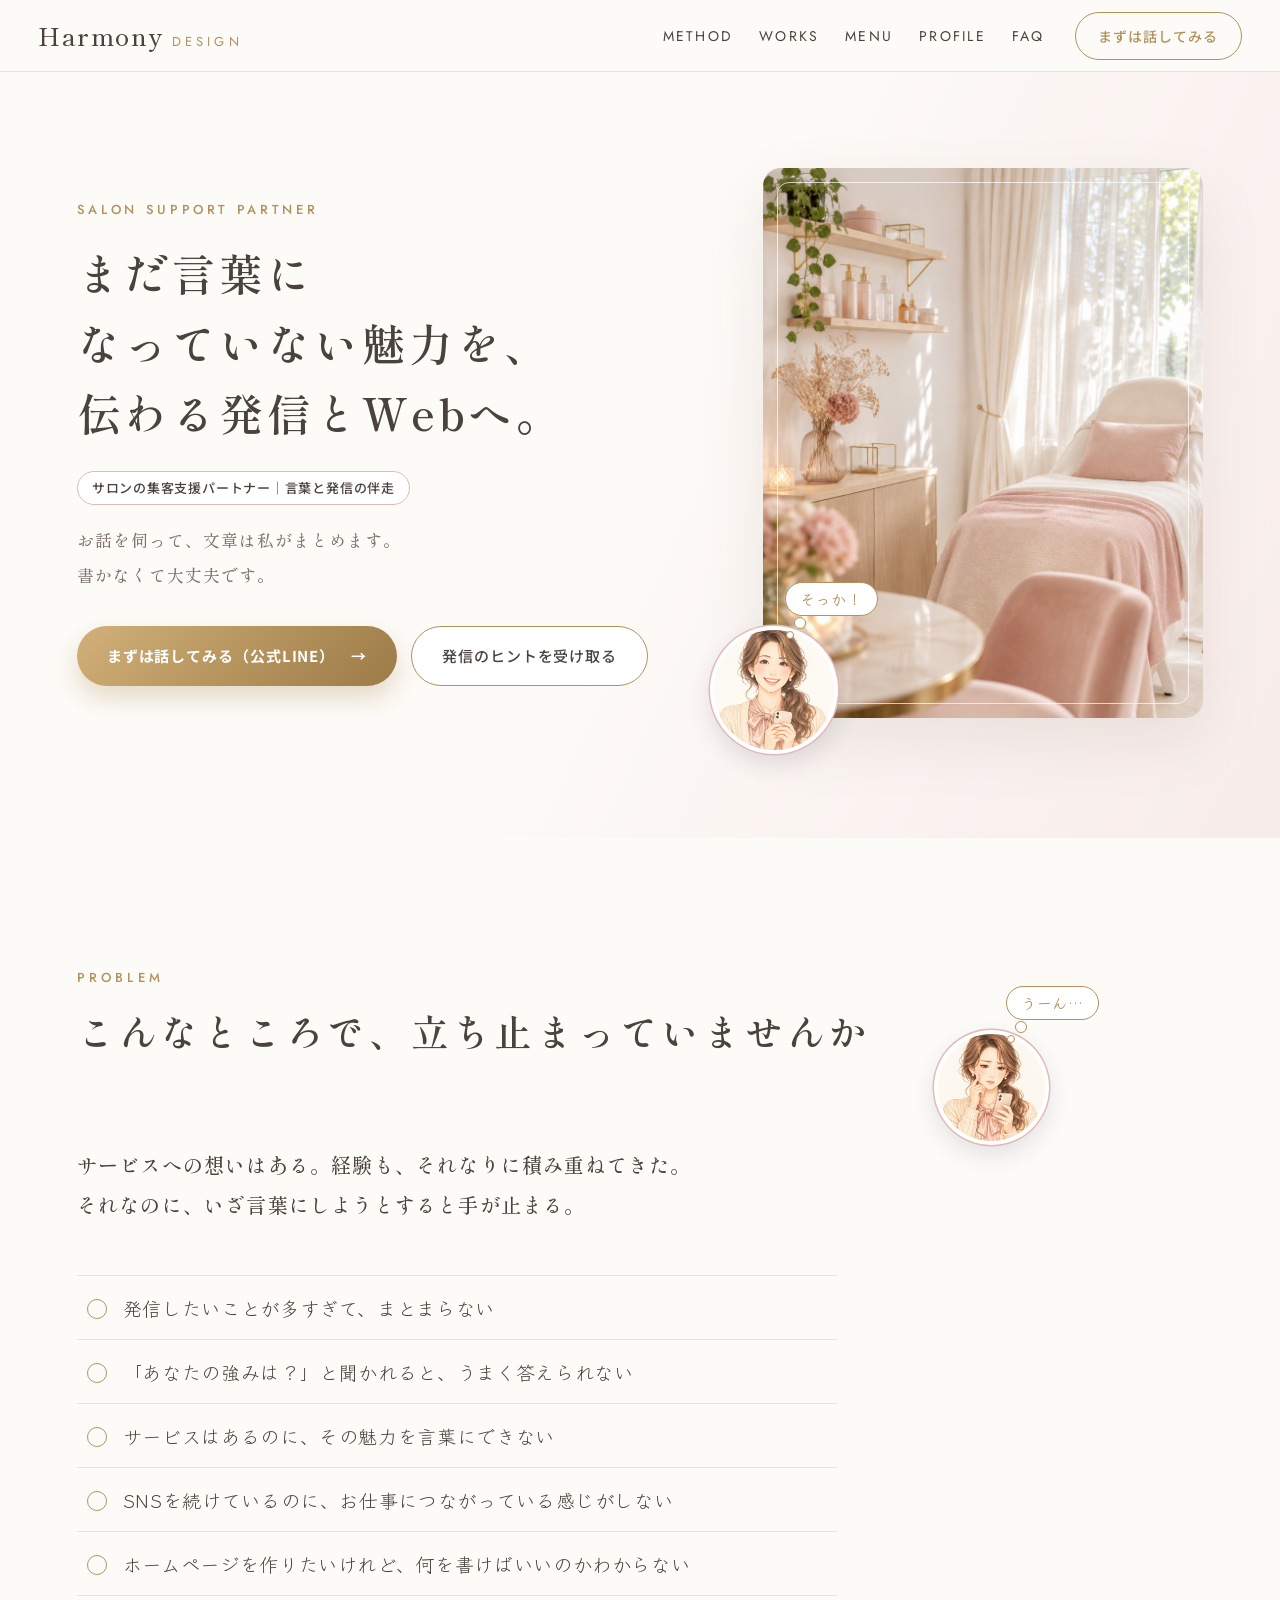
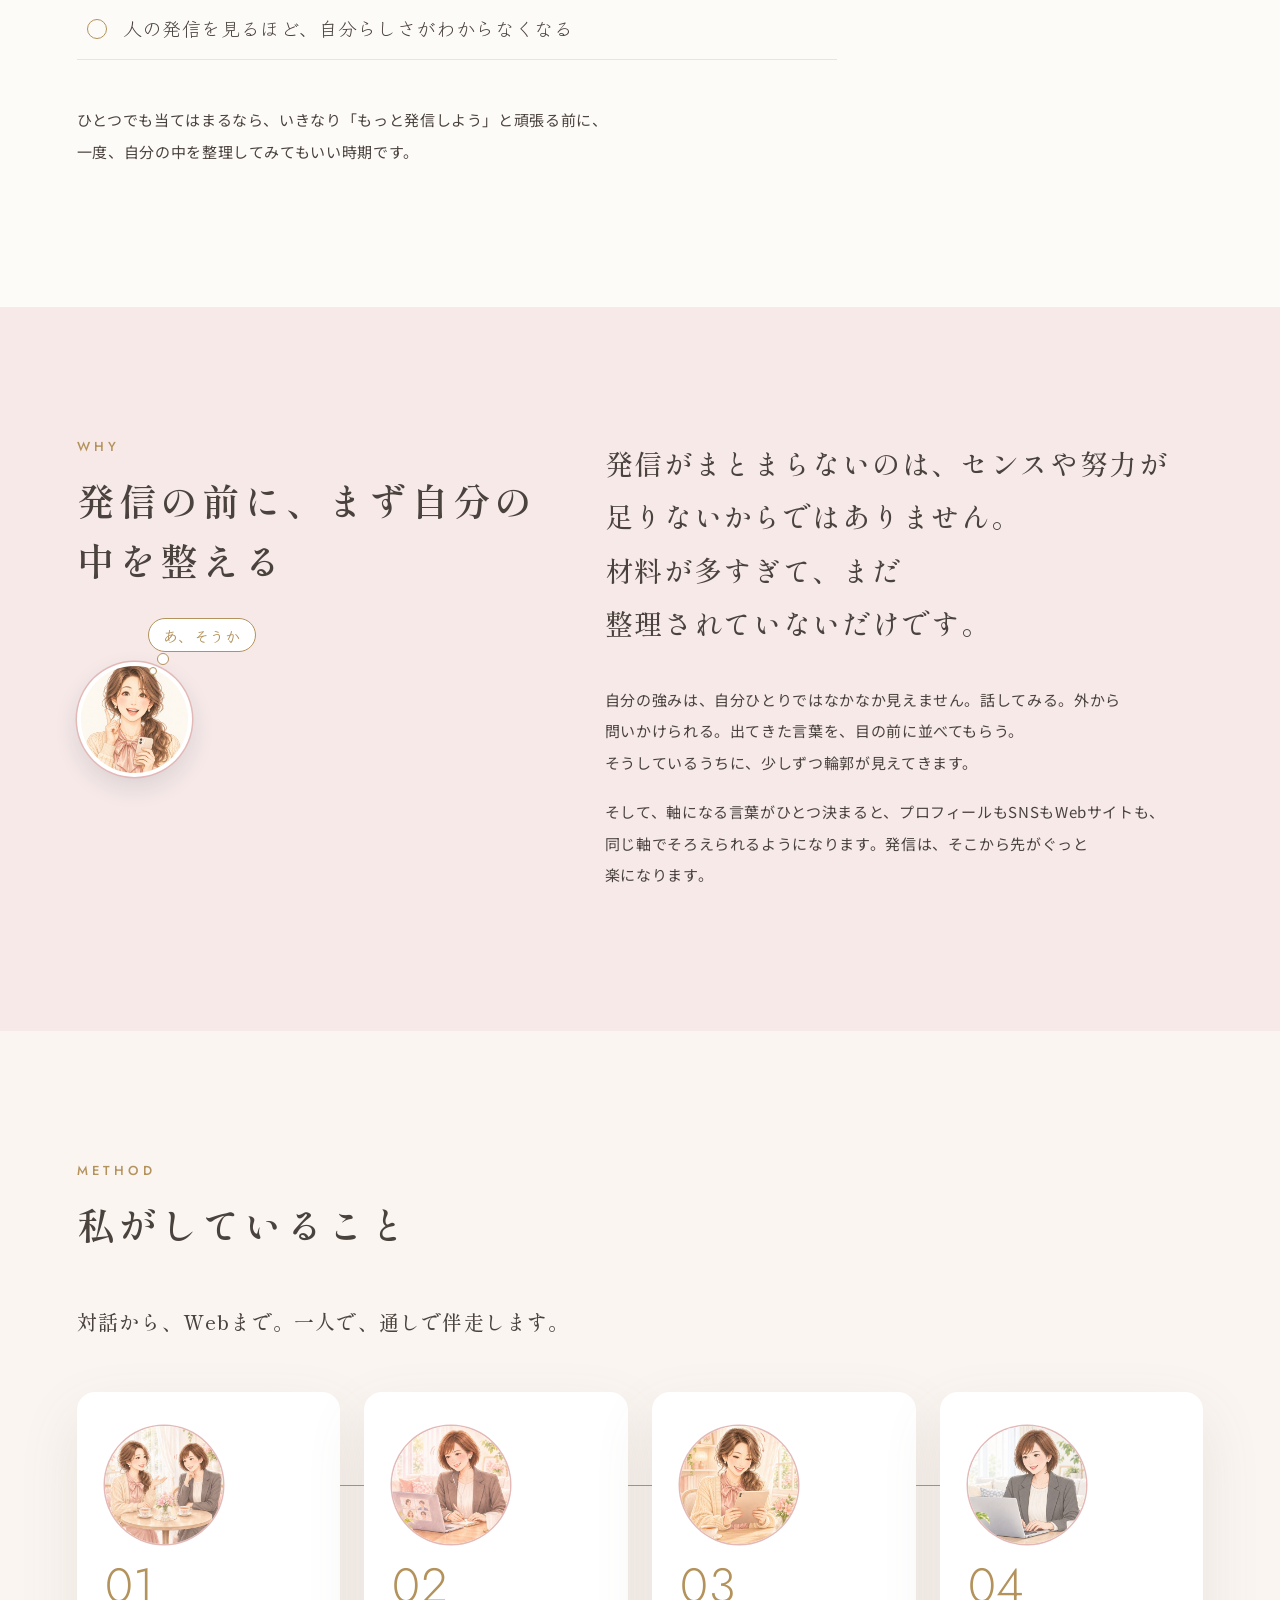
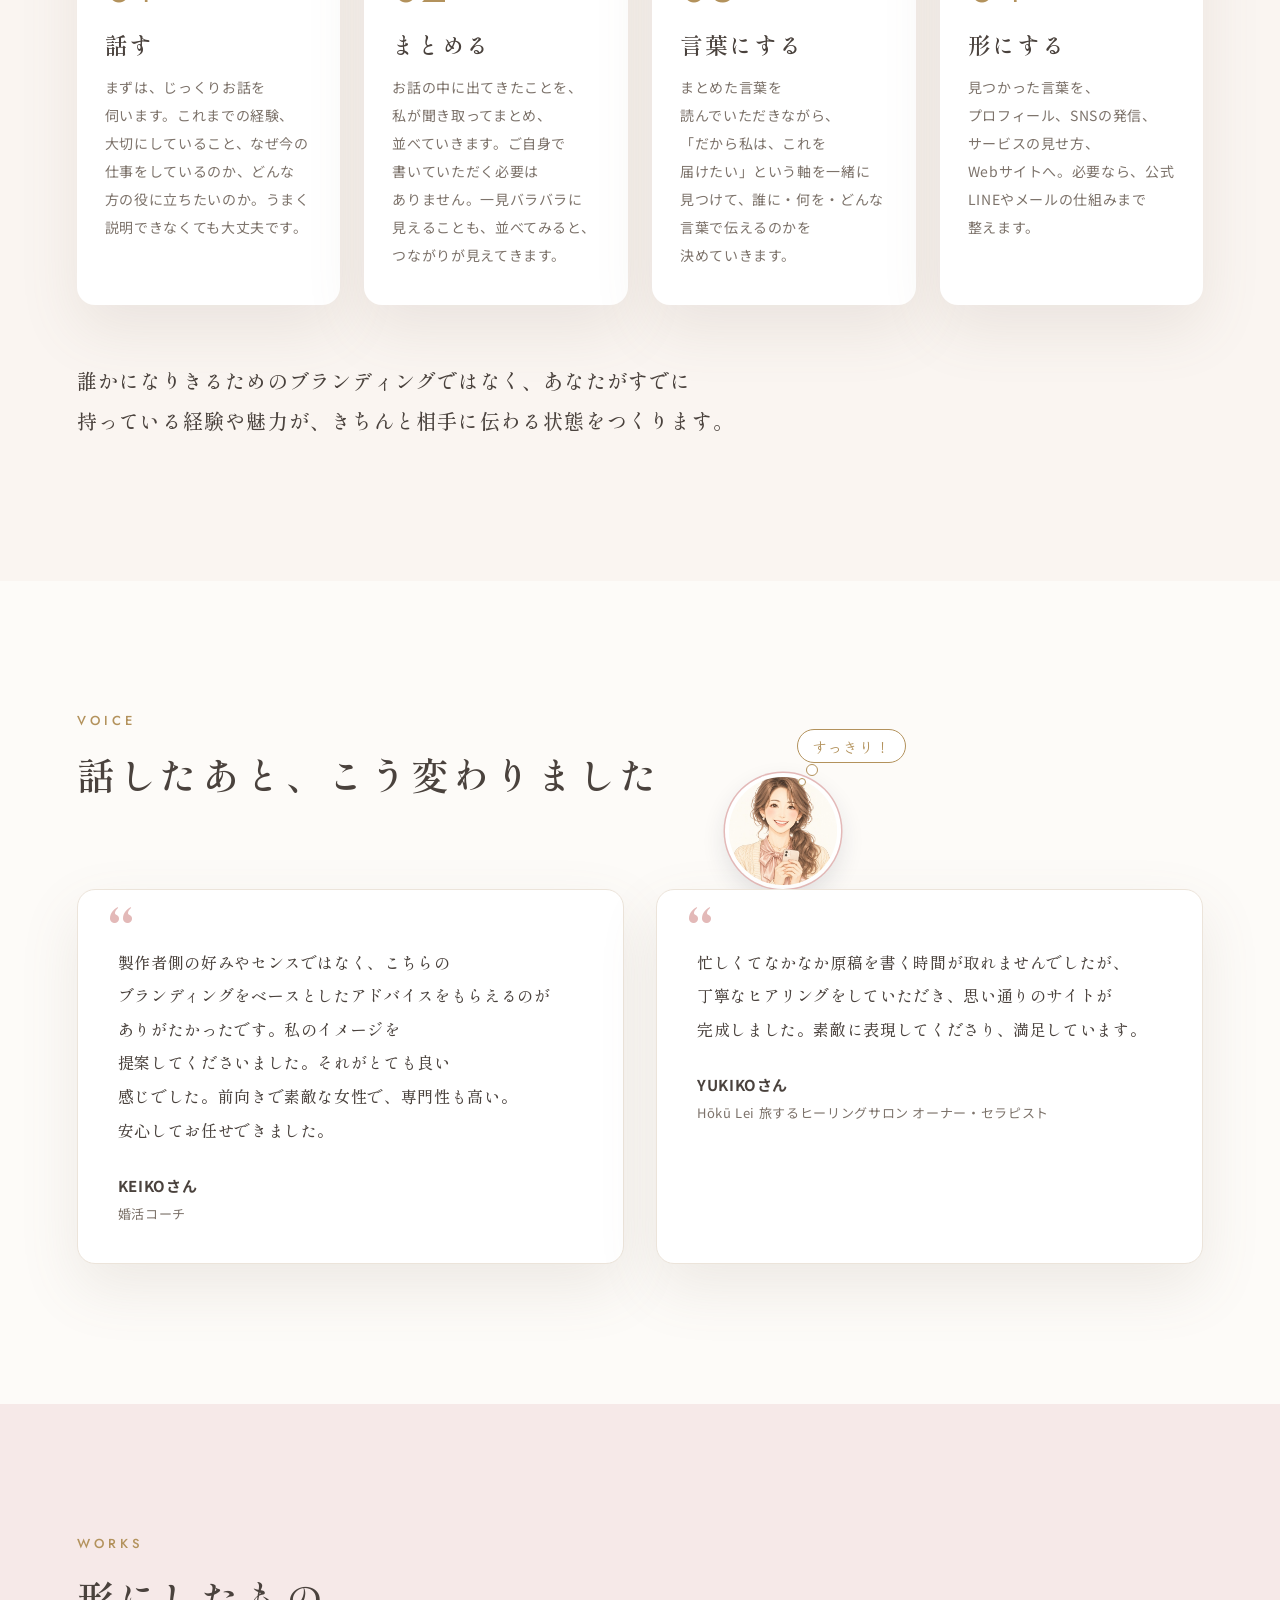
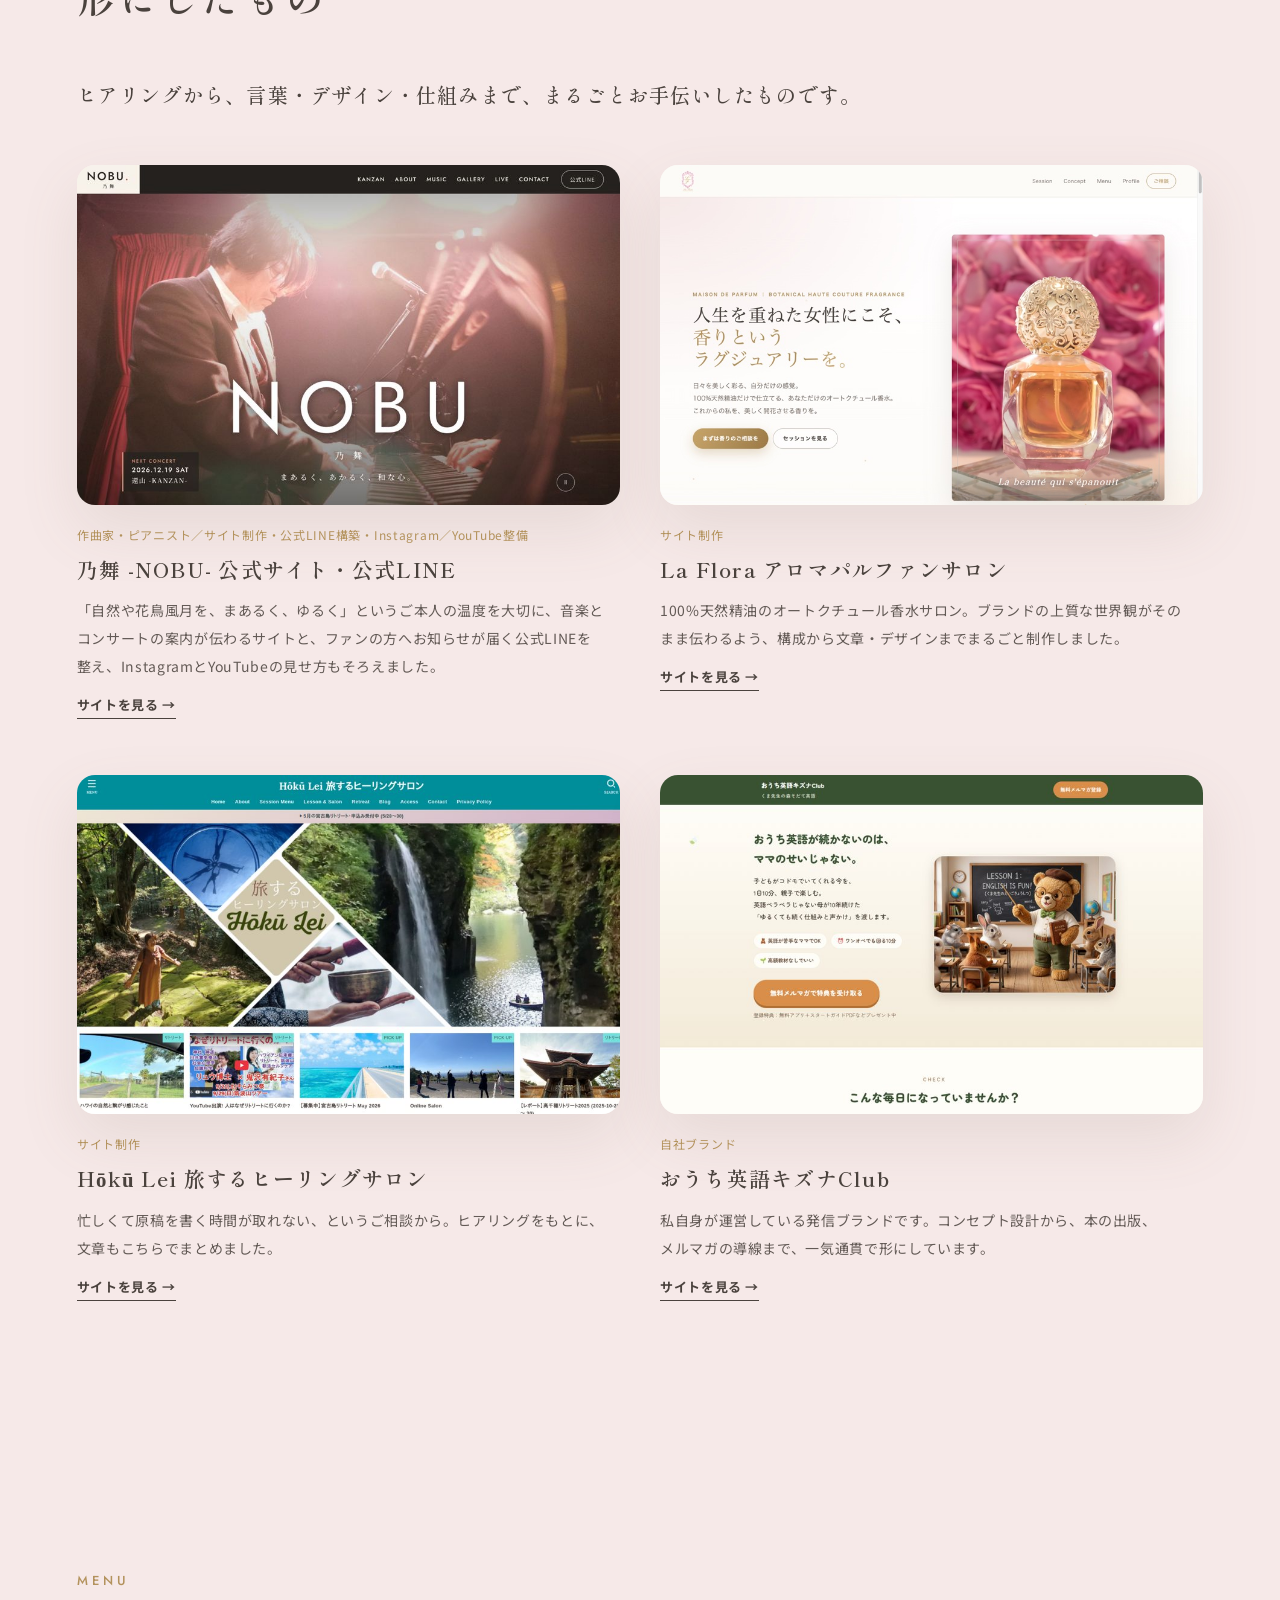
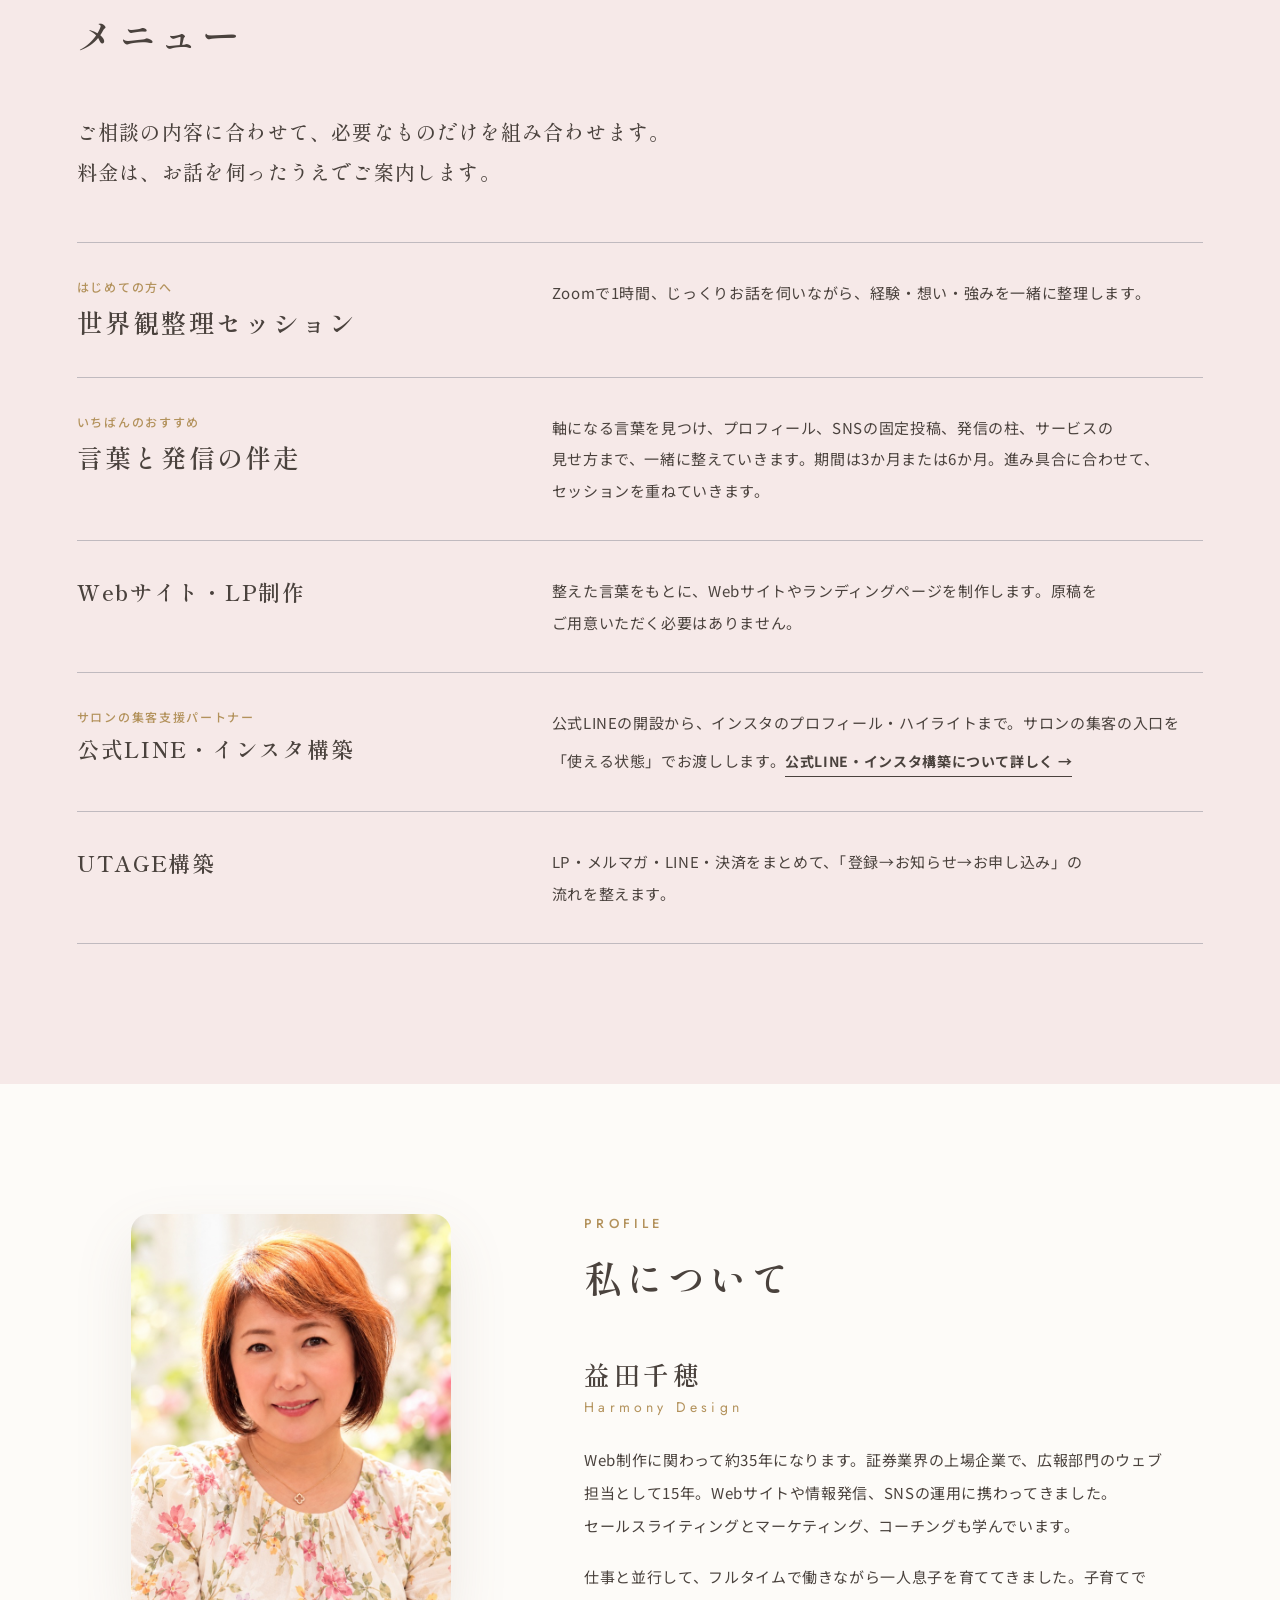
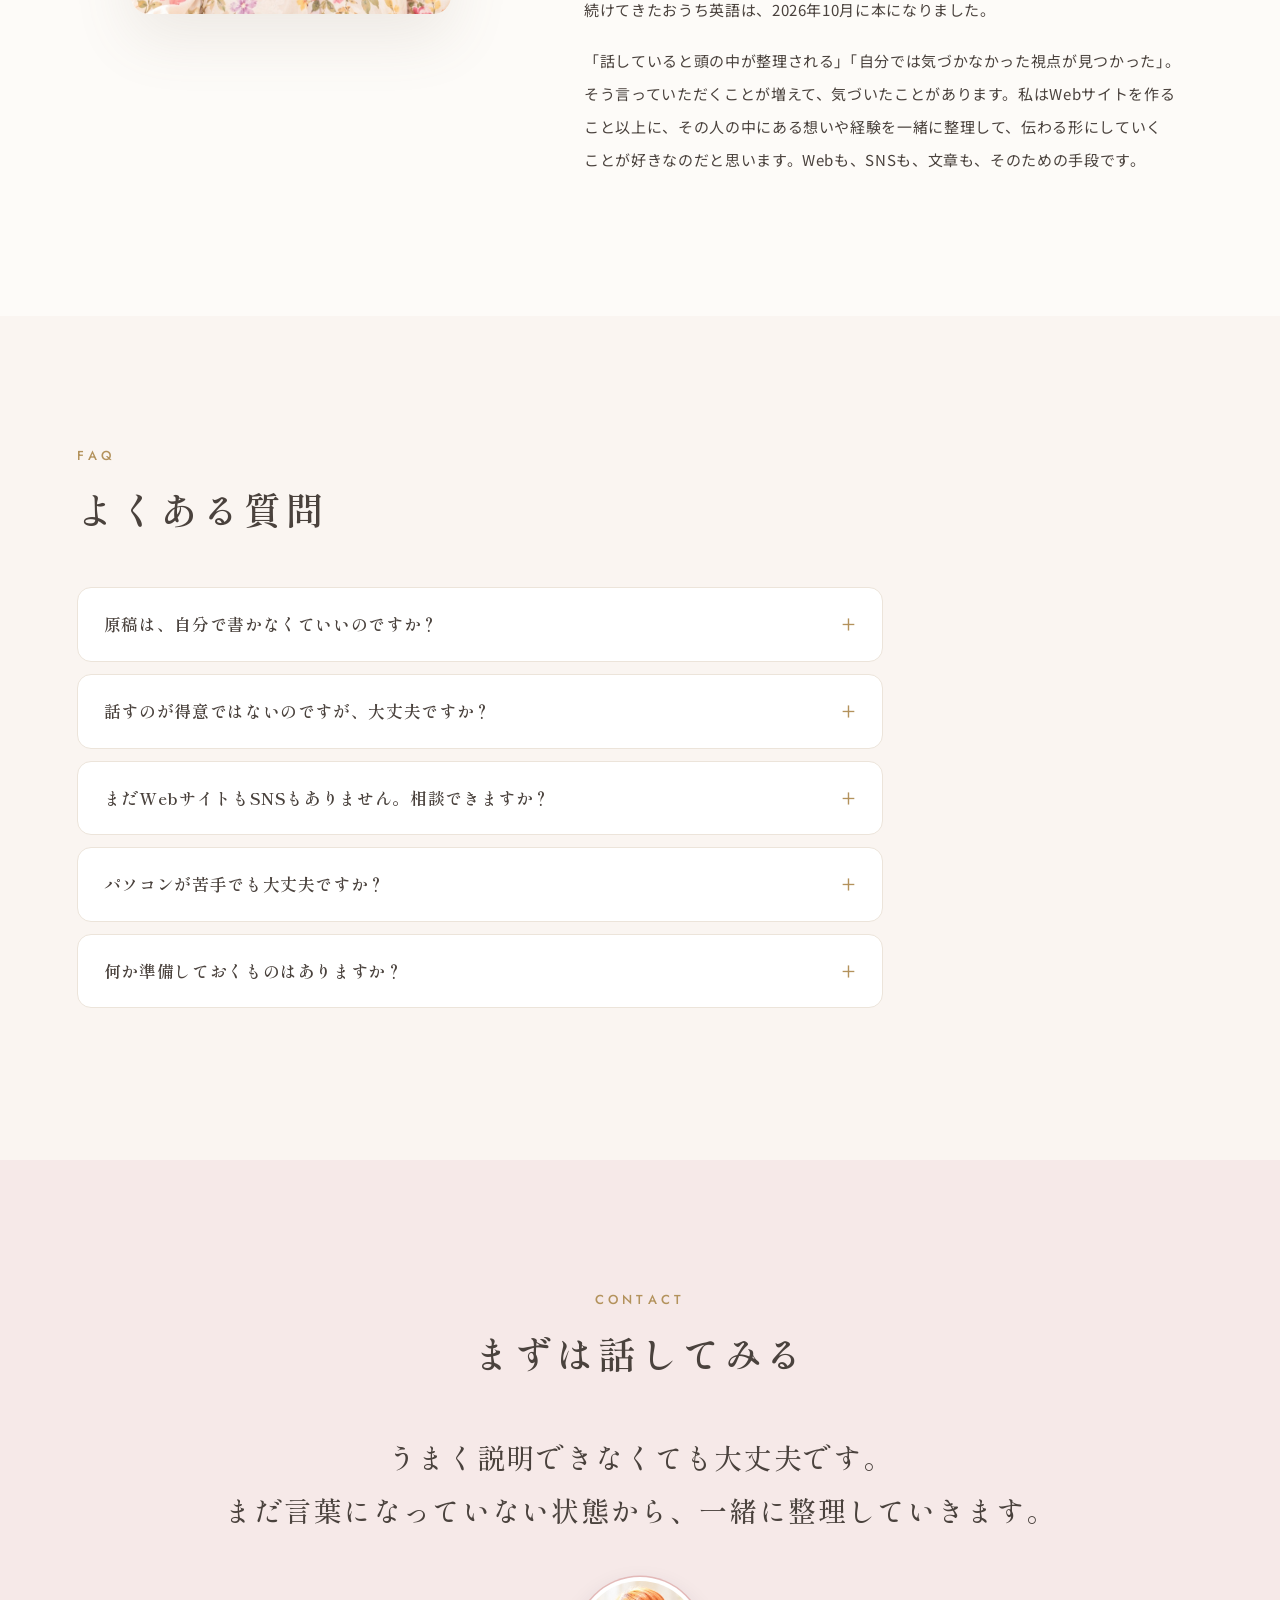
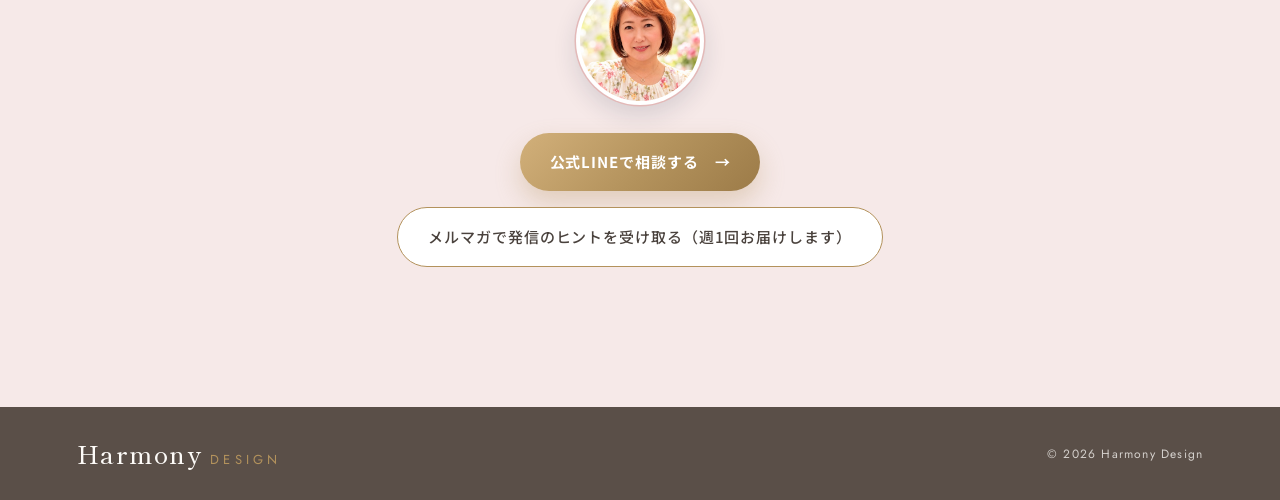
<file: index.html>
<!doctype html>
<html lang="ja">
<head>
  <meta charset="utf-8">
  <meta name="viewport" content="width=device-width, initial-scale=1">
  <meta name="theme-color" content="#1f2d44">
  <title>Harmony Design｜まだ言葉になっていない魅力を、伝わる発信とWebへ。</title>
  <meta name="description" content="女性の個人事業主のための、言葉と発信の伴走。お話を伺って経験や想いを私が言葉に整理し、プロフィール・SNS・Webサイトまで、伝わる形に整えます。">
  <meta property="og:title" content="Harmony Design｜まだ言葉になっていない魅力を、伝わる発信とWebへ。">
  <meta property="og:description" content="女性の個人事業主のための、言葉と発信の伴走。お話を伺って経験や想いを私が言葉に整理し、プロフィール・SNS・Webサイトまで、伝わる形に整えます。">
  <meta property="og:type" content="website">
  <link rel="preconnect" href="https://fonts.googleapis.com">
  <link rel="preconnect" href="https://fonts.gstatic.com" crossorigin>
  <link rel="stylesheet" href="https://fonts.googleapis.com/css2?family=Jost:wght@300;400;500&family=Shippori+Mincho:wght@500;600&family=Klee+One:wght@400;600&family=Noto+Sans+JP:wght@400;500;700&display=swap">
  <link rel="stylesheet" href="style.css?v=20261118soft5">
  <script>document.documentElement.classList.add('js')</script>
  <script src="site.js?v=20261118soft5" defer></script>
</head>
<body>
  <a class="skip-link" href="#main">本文へ移動</a>

  <header class="header">
    <a class="logo" href="#" aria-label="Harmony Design トップへ"><span class="logo-main">Harmony</span><span class="logo-sub">Design</span></a>
    <nav class="nav" aria-label="メインナビゲーション">
      <a href="#method">METHOD</a><a href="#works">WORKS</a><a href="#menu">MENU</a><a href="#profile">PROFILE</a><a href="#faq">FAQ</a>
    </nav>
    <a class="header-cta" href="https://lin.ee/rEQQALw" target="_blank" rel="noopener noreferrer">まずは話してみる</a>
  </header>

  <main id="main">
    <!-- 1. トップ：左に言葉、右にサロンの写真（2026-11-18 やわらかトーン） -->
    <section class="top-hero" id="hero" aria-labelledby="hero-title">
      <div class="inner top-hero-grid">
        <div class="top-hero-copy">
          <p class="top-eyebrow reveal">Salon Support Partner</p>
          <h1 id="hero-title" class="top-title reveal"><span class="nb">まだ言葉に</span><span class="nb">なっていない魅力を、</span><br><span class="nb">伝わる発信とWebへ。</span></h1>
          <p class="top-tag reveal">サロンの集客支援パートナー｜言葉と発信の伴走</p>
          <p class="top-sub reveal">お話を伺って、文章は私がまとめます。<br>書かなくて大丈夫です。</p>
          <div class="top-buttons reveal">
            <a class="btn btn-navy" href="https://lin.ee/rEQQALw" target="_blank" rel="noopener noreferrer">まずは話してみる（公式LINE）<span aria-hidden="true">→</span></a>
            <a class="btn btn-outline" href="https://ml.chiho-m.workers.dev/signup?list=harmony&amp;source=site" target="_blank" rel="noopener noreferrer">発信のヒントを受け取る</a>
          </div>
        </div>
        <div class="top-visual reveal">
          <figure class="top-photo"><img src="img/top-hero-salon.jpg" alt="やわらかな光が入る、サロンの施術スペース" width="896" height="1120"></figure>
          <div class="top-person" aria-hidden="true"><span class="face-bubble">そっか！</span><figure class="face-circle"><img src="img/salon-joy.jpg" alt="" width="420" height="420"></figure></div>
        </div>
      </div>
    </section>

    <!-- 2. お悩み -->
    <section class="block tone-ivory problem" id="problem" aria-labelledby="problem-title">
      <div class="inner">
        <div class="icon-head">
  <h2 class="big-title js-title" id="problem-title" data-ja="こんなところで、立ち止まっていませんか">PROBLEM</h2>
          <div class="face-icon reveal" aria-hidden="true"><span class="face-bubble">うーん…</span><figure class="face-circle"><img src="img/salon-worry.jpg" alt="" width="420" height="420" loading="lazy"></figure></div>
        </div>
        <p class="lead reveal">サービスへの想いはある。経験も、それなりに積み重ねてきた。<br>それなのに、いざ言葉にしようとすると手が止まる。</p>
        <ul class="note-list reveal">
          <li>発信したいことが多すぎて、まとまらない</li>
          <li>「あなたの強みは？」と聞かれると、うまく答えられない</li>
          <li><span><span class="nb">サービスはあるのに、</span><span class="nb">その魅力を言葉にできない</span></span></li>
          <li>SNSを続けているのに、お仕事につながっている感じがしない</li>
          <li>ホームページを作りたいけれど、何を書けばいいのかわからない</li>
          <li>人の発信を見るほど、自分らしさがわからなくなる</li>
        </ul>
        <p class="body reveal">ひとつでも当てはまるなら、いきなり「もっと発信しよう」と頑張る前に、一度、自分の中を整理してみてもいい時期です。</p>
      </div>
    </section>

    <!-- 3. 真の課題 -->
    <section class="block tone-navy why" id="why" aria-labelledby="why-title">
      <div class="inner why-grid">
        <div class="why-head">
          <h2 class="big-title js-title" id="why-title" data-ja="発信の前に、まず自分の中を整える">WHY</h2>
          <div class="face-icon face-icon-why reveal" aria-hidden="true"><span class="face-bubble">あ、そうか</span><figure class="face-circle"><img src="img/salon-ah.jpg" alt="" width="420" height="420" loading="lazy"></figure></div>
        </div>
        <div class="why-text">
          <p class="statement reveal">発信がまとまらないのは、センスや努力が足りないからではありません。<br>材料が多すぎて、まだ整理されていないだけです。</p>
          <p class="body reveal">自分の強みは、自分ひとりではなかなか見えません。話してみる。外から問いかけられる。出てきた言葉を、目の前に並べてもらう。そうしているうちに、少しずつ輪郭が見えてきます。</p>
          <p class="body reveal">そして、軸になる言葉がひとつ決まると、プロフィールもSNSもWebサイトも、同じ軸でそろえられるようになります。発信は、そこから先がぐっと楽になります。</p>
        </div>
      </div>
    </section>

    <!-- 4. 私がしていること -->
    <section class="block tone-greige method" id="method" aria-labelledby="method-title">
      <div class="inner">
        <h2 class="big-title js-title" id="method-title" data-ja="私がしていること">METHOD</h2>
        <p class="lead reveal">対話から、Webまで。一人で、通しで伴走します。</p>
        <ol class="steps">
          <li class="step reveal"><figure class="step-img"><img src="img/step-talk-salon.jpg" alt="紅茶を前に、笑顔で話す女性と、うなずいて聞く益田千穂" width="420" height="420" loading="lazy"></figure><span class="step-num">01</span><h3>話す</h3><p>まずは、じっくりお話を伺います。これまでの経験、大切にしていること、<span class="nb">なぜ</span>今の仕事をしているのか、どんな方の役に立ちたいのか。うまく説明できなくても大丈夫です。</p></li>
          <li class="step reveal"><figure class="step-img"><img src="img/step-listen.jpg" alt="オンラインで話を聞きながらメモを取る益田千穂" width="420" height="420" loading="lazy"></figure><span class="step-num">02</span><h3>まとめる</h3><p>お話の中に出てきたことを、私が聞き取ってまとめ、並べていきます。ご自身で書いていただく必要はありません。一見バラバラに見えることも、並べてみると、つながりが見えてきます。</p></li>
          <li class="step reveal"><figure class="step-img"><img src="img/step-read.jpg" alt="まとまった文章をタブレットで読んでほほえむ女性" width="420" height="420" loading="lazy"></figure><span class="step-num">03</span><h3>言葉にする</h3><p>まとめた言葉を読んでいただきながら、「だから私は、これを届けたい」という軸を一緒に見つけて、誰に・何を・どんな言葉で伝えるのかを決めていきます。</p></li>
          <li class="step reveal"><figure class="step-img"><img src="img/step-make-illust.jpg" alt="ノートパソコンで作業する益田千穂" width="420" height="420" loading="lazy"></figure><span class="step-num">04</span><h3>形にする</h3><p>見つかった言葉を、プロフィール、SNSの発信、サービスの見せ方、Webサイトへ。必要なら、公式LINEやメールの仕組みまで整えます。</p></li>
        </ol>
        <p class="closing reveal">誰かになりきるためのブランディングではなく、あなたがすでに持っている経験や魅力が、きちんと相手に伝わる状態をつくります。</p>
      </div>
    </section>

    <!-- 5. お客様の声 -->
    <section class="block tone-ivory voice" id="voice" aria-labelledby="voice-title">
      <div class="inner">
        <div class="icon-head">
          <h2 class="big-title js-title" id="voice-title" data-ja="話したあと、こう変わりました">VOICE</h2>
          <div class="face-icon reveal" aria-hidden="true"><span class="face-bubble">すっきり！</span><figure class="face-circle"><img src="img/salon-joy.jpg" alt="" width="420" height="420" loading="lazy"></figure></div>
        </div>
        <div class="voices">
          <figure class="voice-card reveal">
            <blockquote><p>製作者側の好みやセンスではなく、こちらのブランディングをベースとしたアドバイスをもらえるのがありがたかったです。私のイメージを提案してくださいました。それがとても良い感じでした。前向きで素敵な女性で、専門性も高い。安心してお任せできました。</p></blockquote>
            <figcaption>KEIKOさん<span>婚活コーチ</span></figcaption>
          </figure>
          <figure class="voice-card reveal">
            <blockquote><p>忙しくてなかなか原稿を書く時間が取れませんでしたが、丁寧なヒアリングをしていただき、思い通りのサイトが完成しました。素敵に表現してくださり、満足しています。</p></blockquote>
            <figcaption>YUKIKOさん<span>Hōkū Lei 旅するヒーリングサロン オーナー・セラピスト</span></figcaption>
          </figure>
        </div>
      </div>
    </section>

    <!-- 6. 実績 -->
    <section class="block tone-navy works" id="works" aria-labelledby="works-title">
      <div class="inner">
        <h2 class="big-title js-title" id="works-title" data-ja="形にしたもの">WORKS</h2>
        <p class="lead reveal">ヒアリングから、言葉・デザイン・仕組みまで、まるごとお手伝いしたものです。</p>
        <div class="works-grid">
          <article class="work reveal"><a href="https://nobu-musicland.com/" target="_blank" rel="noopener noreferrer"><figure><img src="works/nobu.jpg" alt="乃舞 -NOBU- 公式サイトのトップページ" loading="lazy" width="900" height="563"></figure><p class="work-cat">作曲家・ピアニスト／サイト制作・公式LINE構築・Instagram／YouTube整備</p><h3>乃舞 -NOBU- 公式サイト・公式LINE</h3><p class="work-text">「自然や花鳥風月を、まあるく、ゆるく」というご本人の温度を大切に、音楽とコンサートの案内が伝わるサイトと、ファンの方へお知らせが届く公式LINEを整え、InstagramとYouTubeの見せ方もそろえました。</p><span class="work-link">サイトを見る →</span></a></article>
          <article class="work reveal"><a href="https://la-flora.pink/" target="_blank" rel="noopener noreferrer"><figure><img src="works/laflora.jpg" alt="La Flora アロマパルファンサロンのサイト" loading="lazy" width="900" height="563"></figure><p class="work-cat">サイト制作</p><h3>La Flora アロマパルファンサロン</h3><p class="work-text">100%天然精油のオートクチュール香水サロン。ブランドの上質な世界観がそのまま伝わるよう、構成から文章・デザインまでまるごと制作しました。</p><span class="work-link">サイトを見る →</span></a></article>
          <article class="work reveal"><a href="https://www.hokuleiyukiko.com/" target="_blank" rel="noopener noreferrer"><figure><img src="works/hokulei.jpg" alt="Hōkū Lei 旅するヒーリングサロンのサイト" loading="lazy" width="900" height="563"></figure><p class="work-cat">サイト制作</p><h3>Hōkū Lei 旅するヒーリングサロン</h3><p class="work-text">忙しくて原稿を書く時間が取れない、というご相談から。ヒアリングをもとに、文章もこちらでまとめました。</p><span class="work-link">サイトを見る →</span></a></article>
          <article class="work reveal"><a href="https://ouchi-english.jp/" target="_blank" rel="noopener noreferrer"><figure><img src="works/kizuna.jpg" alt="おうち英語キズナClubのサイト" loading="lazy" width="900" height="563"></figure><p class="work-cat">自社ブランド</p><h3>おうち英語キズナClub</h3><p class="work-text">私自身が運営している発信ブランドです。コンセプト設計から、本の出版、メルマガの導線まで、一気通貫で形にしています。</p><span class="work-link">サイトを見る →</span></a></article>
        </div>
      </div>
    </section>

    <!-- 7. メニュー -->
    <section class="block tone-sage menu" id="menu" aria-labelledby="menu-title">
      <div class="inner">
        <h2 class="big-title js-title" id="menu-title" data-ja="メニュー">MENU</h2>
        <p class="lead reveal">ご相談の内容に合わせて、必要なものだけを組み合わせます。<br>料金は、お話を伺ったうえでご案内します。</p>
        <dl class="menu-list">
          <div class="menu-item menu-main reveal"><dt><span class="menu-tag">はじめての方へ</span>世界観整理セッション</dt><dd>Zoomで1時間、じっくりお話を伺いながら、経験・想い・強みを一緒に整理します。</dd></div>
          <div class="menu-item menu-main reveal"><dt><span class="menu-tag">いちばんのおすすめ</span>言葉と発信の伴走</dt><dd>軸になる言葉を見つけ、プロフィール、SNSの固定投稿、発信の柱、サービスの見せ方まで、一緒に整えていきます。期間は3か月または6か月。進み具合に合わせて、セッションを重ねていきます。</dd></div>
          <div class="menu-item reveal"><dt>Webサイト・LP制作</dt><dd>整えた言葉をもとに、Webサイトやランディングページを制作します。原稿をご用意いただく必要はありません。</dd></div>
          <div class="menu-item reveal"><dt><span class="menu-tag">サロンの集客支援パートナー</span>公式LINE・インスタ構築</dt><dd>公式LINEの開設から、インスタのプロフィール・ハイライトまで。サロンの集客の入口を「使える状態」でお渡しします。<a href="line-setup/">公式LINE・インスタ構築について詳しく →</a></dd></div>
          <div class="menu-item reveal"><dt>UTAGE構築</dt><dd>LP・メルマガ・LINE・決済をまとめて、「登録→お知らせ→お申し込み」の流れを整えます。</dd></div>
        </dl>
      </div>
    </section>

    <!-- 8. プロフィール -->
    <section class="block tone-ivory profile" id="profile" aria-labelledby="profile-title">
      <div class="inner profile-grid">
        <figure class="profile-photo reveal"><img src="img/profile-flower.jpg" alt="益田千穂" loading="lazy" width="900" height="900"></figure>
        <div class="profile-text">
          <h2 class="big-title js-title" id="profile-title" data-ja="私について">PROFILE</h2>
          <p class="profile-name reveal">益田千穂<span>Harmony Design</span></p>
          <div class="reveal">
            <p>Web制作に関わって約35年になります。証券業界の上場企業で、広報部門のウェブ<span class="nb">担当として</span>15年。Webサイトや情報発信、SNSの運用に携わってきました。セールスライティングとマーケティング、コーチングも学んでいます。</p>
            <p>仕事と並行して、フルタイムで働きながら一人息子を育ててきました。子育てで続けてきたおうち英語は、2026年10月に本になりました。</p>
            <p>「話していると頭の中が整理される」「自分では気づかなかった視点が見つかった」。そう言っていただくことが増えて、気づいたことがあります。私はWebサイトを作ること以上に、その人の中にある想いや経験を一緒に整理して、伝わる形にしていくことが好きなのだと思います。Webも、SNSも、文章も、そのための手段です。</p>
          </div>
        </div>
      </div>
    </section>

    <!-- 9. FAQ -->
    <section class="block tone-greige faq" id="faq" aria-labelledby="faq-title">
      <div class="inner faq-inner">
        <h2 class="big-title js-title" id="faq-title" data-ja="よくある質問">FAQ</h2>
        <div class="faq-list reveal">
          <details><summary>原稿は、自分で書かなくていいのですか？</summary><p>はい、大丈夫です。お話を伺いながら、私が言葉にまとめます。「書くのが苦手」という方にこそ喜ばれています。</p></details>
          <details><summary>話すのが得意ではないのですが、大丈夫ですか？</summary><p>大丈夫です。順番どおりに話せなくてもかまいません。私から問いかけながら、一緒に整理していきます。</p></details>
          <details><summary>まだWebサイトもSNSもありません。相談できますか？</summary><p>はい。どこから始めるかを決めるところから、一緒に考えます。</p></details>
          <details><summary>パソコンが苦手でも大丈夫ですか？</summary><p>はい。Zoomでお話しいただければ進められます。操作が必要なときは、画面を共有しながらご一緒します。</p></details>
          <details><summary>何か準備しておくものはありますか？</summary><p>いいえ、手ぶらで大丈夫です。お話を伺いながら、私が聞き取ってまとめます。書くのが好きな方は、メモを取りながらでも大丈夫です。</p></details>
        </div>
      </div>
    </section>

    <!-- 10. CTA -->
    <section class="block tone-navy contact" id="contact" aria-labelledby="contact-title">
      <div class="inner contact-inner">
        <h2 class="big-title js-title" id="contact-title" data-ja="まずは話してみる">CONTACT</h2>
        <p class="statement reveal">うまく説明できなくても大丈夫です。<br>まだ言葉になっていない状態から、一緒に整理していきます。</p>
        <figure class="hero-face contact-face reveal"><img src="img/contact-chiho-flower-wide.jpg" alt="花柄のブラウスでほほえむ益田千穂" width="420" height="420" loading="lazy"></figure>
        <div class="contact-buttons reveal">
          <a class="btn btn-ivory" href="https://lin.ee/rEQQALw" target="_blank" rel="noopener noreferrer">公式LINEで相談する <span aria-hidden="true">→</span></a>
          <a class="btn btn-outline" href="https://ml.chiho-m.workers.dev/signup?list=harmony&amp;source=site" target="_blank" rel="noopener noreferrer">メルマガで発信のヒントを受け取る（週1回お届けします）</a>
        </div>
      </div>
    </section>
  </main>

  <footer class="footer">
    <a class="logo logo-footer" href="#"><span class="logo-main">Harmony</span><span class="logo-sub">Design</span></a>
    <small>© 2026 Harmony Design</small>
  </footer>
  <div class="mobile-cta"><a href="https://lin.ee/rEQQALw" target="_blank" rel="noopener noreferrer">まずは話してみる（公式LINE）</a></div>
</body>
</html>
</file>
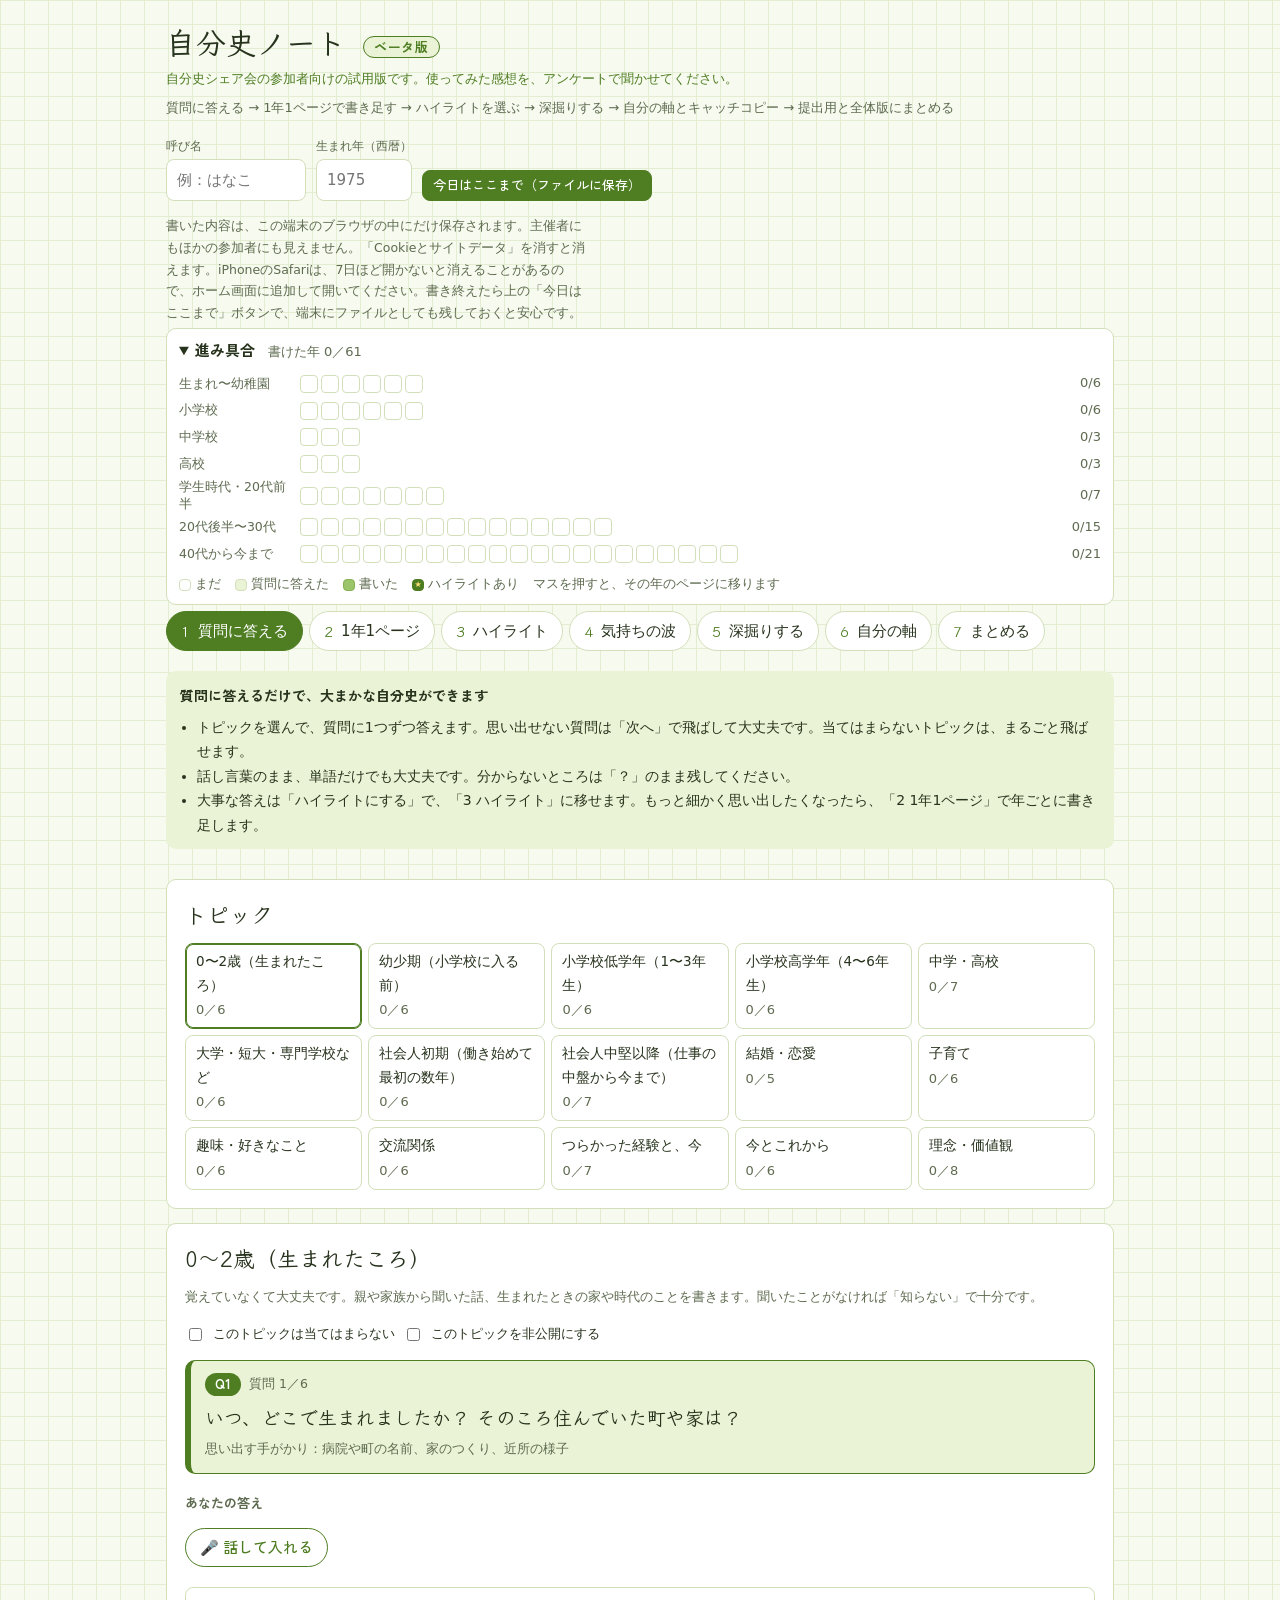
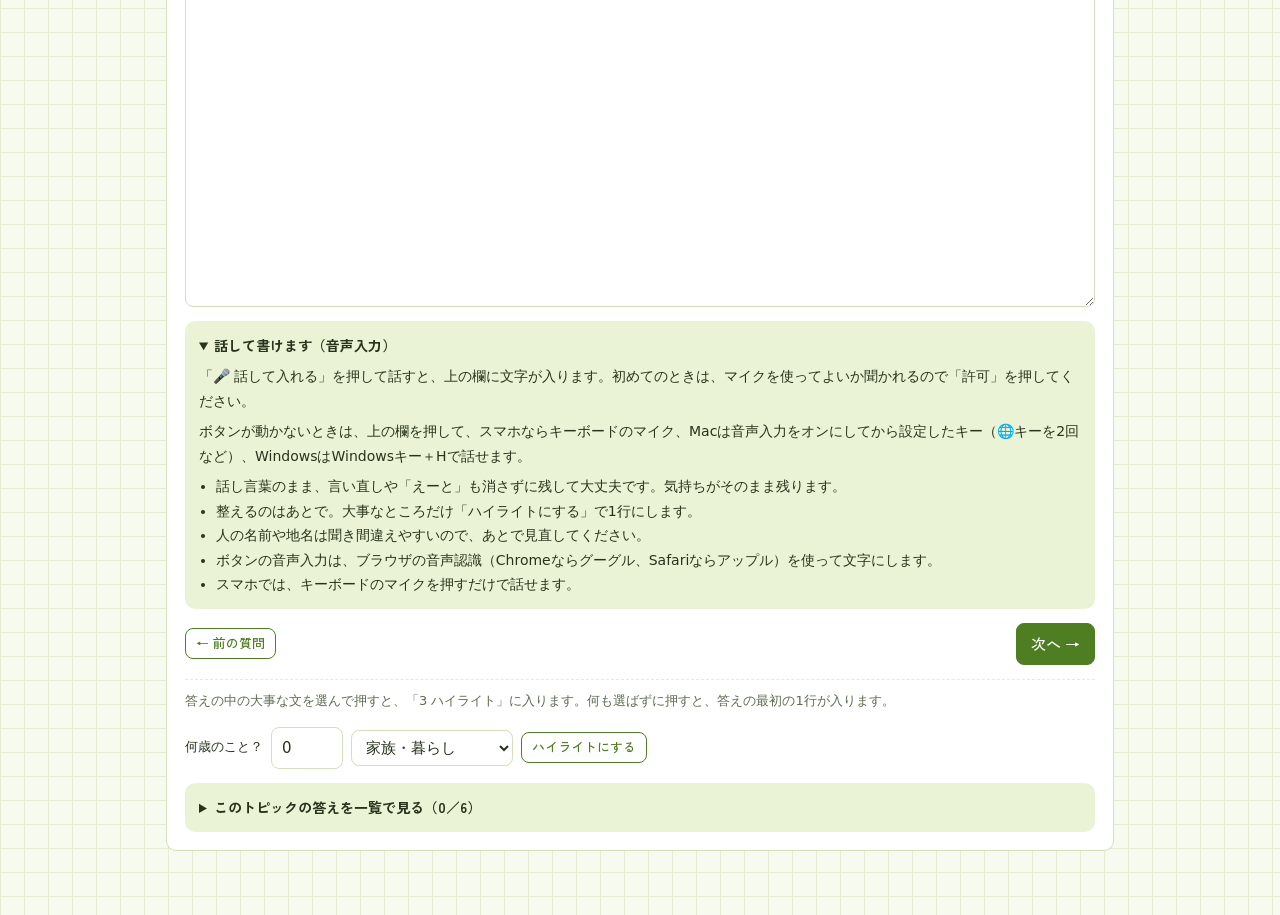
<file: jibunshi-note-tac2026/index.html>
<!doctype html>
<html lang="ja">
<head>
<meta charset="utf-8">
<meta name="viewport" content="width=device-width,initial-scale=1,viewport-fit=cover">
<meta name="robots" content="noindex,nofollow">
<meta name="apple-mobile-web-app-capable" content="yes">
<meta name="apple-mobile-web-app-title" content="自分史ノート">
<title>自分史ノート</title>
<style>:root{color-scheme:light;padding-top:env(safe-area-inset-top,0px);padding-bottom:env(safe-area-inset-bottom,0px)}body{margin:0;font-size:14px}img{max-width:100%}[hidden]{display:none!important}</style>
<link rel="preconnect" href="https://fonts.googleapis.com">
<link rel="stylesheet" href="https://fonts.googleapis.com/css2?family=Klee+One:wght@400;600&family=Zen+Kaku+Gothic+New:wght@400;500;700&display=swap">
<style>
/* Layout: 方眼ノートの1冊。上に名前と生まれ年、5つの手順をタブで進む。各手順は「書き方のコツ」→作業面の順 */
:root{
  --paper:#f7faef; --sheet:#ffffff; --grid:#e3edd2; --ink:#27331d; --muted:#5e6b50;
  --pen:#4e7d22; --pen-soft:#eaf3d5; --marker:#ffe27a; --marker-ink:#4a3b00;
  --line:#d2dfba; --warn:#b4432f; --ok:#2f7a4f;
  --c-work:#2b66a8; --c-private:#2f7a4f; --c-love:#b4527a; --c-hobby:#a8701e;
  --f-hand:"Klee One","Hiragino Maru Gothic ProN","Yu Gothic",sans-serif;
  --f-body:"Zen Kaku Gothic New","Hiragino Sans","Yu Gothic",system-ui,sans-serif;
  --r:10px;
}
@media (prefers-color-scheme: dark){:root:not([data-theme="light"]){
  --paper:#13190f; --sheet:#1b2415; --grid:#26321c; --ink:#e9efdf; --muted:#a2af8e;
  --pen:#b3d67a; --pen-soft:#2a3a1d; --marker:#e9c94a; --marker-ink:#2a2100;
  --line:#3a4a2b; --warn:#ec8a76; --ok:#7cc79a;
  --c-work:#7fb0ea; --c-private:#7cc79a; --c-love:#e597b8; --c-hobby:#e2b26a; color-scheme:dark}}
:root[data-theme="dark"]{
  --paper:#13190f; --sheet:#1b2415; --grid:#26321c; --ink:#e9efdf; --muted:#a2af8e;
  --pen:#b3d67a; --pen-soft:#2a3a1d; --marker:#e9c94a; --marker-ink:#2a2100;
  --line:#3a4a2b; --warn:#ec8a76; --ok:#7cc79a;
  --c-work:#7fb0ea; --c-private:#7cc79a; --c-love:#e597b8; --c-hobby:#e2b26a; color-scheme:dark}
*{box-sizing:border-box}
body{background:var(--paper);color:var(--ink);font-family:var(--f-body);font-size:15px;line-height:1.75;
  background-image:linear-gradient(var(--grid) 1px,transparent 1px),linear-gradient(90deg,var(--grid) 1px,transparent 1px);
  background-size:24px 24px;}
.wrap{max-width:980px;margin:0 auto;padding-block:20px 64px;
  padding-left:max(16px,env(safe-area-inset-left,0px));padding-right:max(16px,env(safe-area-inset-right,0px));}
h1,h2,h3{font-family:var(--f-hand);font-weight:600;text-wrap:balance;margin:0;line-height:1.4}
h1{font-size:30px}
.beta{display:inline-block;vertical-align:middle;font-family:var(--f-body);font-size:13px;font-weight:700;color:var(--pen);background:var(--pen-soft);border:1px solid var(--pen);border-radius:999px;padding:1px 10px;margin-left:6px;letter-spacing:.05em}
.beta-note{color:var(--pen);margin:0} h2{font-size:22px} h3{font-size:17px}
p{margin:0}
.muted{color:var(--muted)}
.small{font-size:13px}
button,input,select,textarea{font:inherit;color:inherit}
button{cursor:pointer}
:focus-visible{outline:2px solid var(--pen);outline-offset:2px}
.sheet{background:var(--sheet);border:1px solid var(--line);border-radius:var(--r);padding:18px}
.head{display:flex;flex-wrap:wrap;gap:16px;align-items:flex-end;justify-content:space-between;margin-bottom:14px}
.who{display:flex;flex-wrap:wrap;gap:10px;align-items:flex-end}
.field{display:flex;flex-direction:column;gap:2px}
.field label{font-size:12px;color:var(--muted)}
input[type=text],input[type=number],select,textarea{background:var(--sheet);border:1px solid var(--line);border-radius:8px;padding:7px 10px;min-width:0}
textarea{width:100%;resize:vertical;min-height:84px;line-height:1.7;font-size:16px}
textarea.big{min-height:320px}
.voice summary{cursor:pointer}
.voice ul{margin:6px 0 0}
input[type=number]{width:96px}
.privacy{font-size:12.5px;color:var(--muted);max-width:420px}
.ov{margin:4px 0 6px}
.ov-box{background:var(--sheet);border:1px solid var(--line);border-radius:var(--r);padding:8px 12px}
.ov-box summary{cursor:pointer}
.ov-rows{display:grid;gap:4px;margin-top:8px}
.ov-row{display:grid;grid-template-columns:7.5em minmax(0,1fr) 3em;gap:8px;align-items:center}
.ov-lab{font-size:12.5px;color:var(--muted);line-height:1.3}
.ov-n{text-align:right}
.ov-cells{display:flex;flex-wrap:wrap;gap:3px}
.ov-c{display:inline-flex;align-items:center;justify-content:center;width:18px;height:18px;border-radius:4px;border:1px solid var(--line);background:var(--sheet);padding:0;font-size:10px;line-height:1;color:var(--marker-ink);cursor:pointer;font-style:normal}
.ov-c.lv1{background:var(--pen-soft);border-color:var(--line)}
.ov-c.lv2{background:#9cc46a;border-color:#86b153}
.ov-c.lv3{background:var(--pen);border-color:var(--pen);color:var(--marker)}
.ov-c.now{outline:2px solid var(--ink);outline-offset:1px}
.ov-legend{display:flex;flex-wrap:wrap;gap:4px 14px;margin-top:8px;align-items:center}
.ov-legend span{display:inline-flex;align-items:center;gap:4px}
.ov-legend .ov-c{width:12px;height:12px;cursor:default;font-size:8px}
@media (prefers-color-scheme: dark){:root:not([data-theme="light"]) .ov-c.lv2{background:#6f9640;border-color:#7fa84d}}
:root[data-theme="dark"] .ov-c.lv2{background:#6f9640;border-color:#7fa84d}
@media (max-width:520px){.ov-row{grid-template-columns:5.8em minmax(0,1fr) 2.6em;gap:6px}.ov-c{width:16px;height:16px}}
.tabs{display:flex;gap:6px;overflow-x:auto;padding-bottom:4px;margin:6px 0 16px;scrollbar-width:thin}
.tab{flex:0 0 auto;border:1px solid var(--line);background:var(--sheet);border-radius:999px;padding:6px 14px;display:flex;gap:8px;align-items:center;white-space:nowrap}
.tab .n{font-family:var(--f-hand);font-weight:600;color:var(--pen)}
.tab[aria-selected=true]{background:var(--pen);border-color:var(--pen);color:var(--sheet)}
.tab[aria-selected=true] .n{color:var(--sheet)}
.intro{display:grid;grid-template-columns:1fr;gap:12px;margin-bottom:16px}
.tip{background:var(--pen-soft);border-radius:var(--r);padding:12px 14px;font-size:14px}
.tip strong{font-weight:700}
.tip ul{margin:6px 0 0;padding-left:1.2em}
.mic-row{display:flex;align-items:center;gap:8px;flex-wrap:wrap;margin:6px 0}
.mic{border:1px solid var(--pen);background:var(--sheet);color:var(--pen);border-radius:999px;padding:5px 14px;font-weight:500}
.mic.on{background:#c0392b;border-color:#c0392b;color:#fff}
.btn{border:1px solid var(--pen);background:var(--pen);color:var(--sheet);border-radius:8px;padding:7px 14px;font-weight:500}
.btn.ghost{background:transparent;color:var(--pen)}
.btn.warn{border-color:var(--warn);color:var(--warn);background:transparent}
.btn.sm{padding:3px 10px;font-size:13px}
.row{display:flex;flex-wrap:wrap;gap:8px;align-items:center}
.stack{display:flex;flex-direction:column;gap:14px}
/* 年表 */
.stage{background:var(--sheet);border:1px solid var(--line);border-radius:var(--r);padding:14px 16px}
.stage-h{display:flex;flex-wrap:wrap;gap:6px 14px;align-items:baseline;justify-content:space-between}
.stage-h .ages{font-size:13px;color:var(--muted);font-variant-numeric:tabular-nums}
.hints{display:grid;grid-template-columns:repeat(4,minmax(0,1fr));gap:8px;margin:10px 0}
.hint-col{font-size:12.5px;color:var(--muted);min-width:0}
.hint-col b{display:block;font-weight:700;margin-bottom:2px}
.chip{display:inline-block;border:1px dashed var(--line);border-radius:6px;padding:0 6px;margin:2px 4px 2px 0;background:transparent;font-size:12.5px;color:var(--muted)}
.chip:hover{border-color:var(--pen);color:var(--pen)}
.add{display:grid;grid-template-columns:84px 150px minmax(0,1fr) auto;gap:8px;align-items:center;margin-top:6px}
.add input[type=number]{width:100%}
.ev{display:grid;grid-template-columns:96px 104px minmax(0,1fr) auto;gap:8px;align-items:start;padding:7px 0;border-top:1px dashed var(--grid)}
.ev:first-child{border-top:0}
.ev .age{font-variant-numeric:tabular-nums;font-size:13.5px}
.ev .age .yr{display:block;color:var(--muted);font-size:12px}
.tag{display:inline-block;font-size:12px;border-radius:999px;padding:1px 8px;border:1px solid currentColor;white-space:nowrap}
.t-work{color:var(--c-work)} .t-private{color:var(--c-private)} .t-love{color:var(--c-love)} .t-hobby{color:var(--c-hobby)}
.ev .txt{min-width:0;overflow-wrap:anywhere}
.ev .txt input{width:100%}
.ev .acts{display:flex;gap:4px;flex-wrap:wrap;justify-content:flex-end}
.icon-btn{border:1px solid var(--line);background:transparent;border-radius:6px;padding:1px 7px;font-size:12.5px;color:var(--muted)}
.icon-btn[aria-pressed=true]{background:var(--marker);color:var(--marker-ink);border-color:var(--marker)}
.lock[aria-pressed=true]{background:var(--ink);color:var(--sheet);border-color:var(--ink)}
.empty{color:var(--muted);font-size:13.5px;padding:4px 0}
/* カーブ */
.chart-box{overflow-x:auto}
.chart-box svg{display:block;width:100%;min-width:560px;height:auto}
.score-list .ev{grid-template-columns:96px minmax(0,1fr) 120px}
/* 深掘り */
.deep{display:grid;grid-template-columns:minmax(0,300px) minmax(0,1fr);gap:16px}
.pick{display:flex;flex-direction:column;gap:4px;max-height:560px;overflow:auto;padding-right:4px}
.pick button{text-align:left;border:1px solid var(--line);background:var(--sheet);border-radius:8px;padding:6px 10px;font-size:13.5px}
.pick button[aria-current=true]{border-color:var(--pen);box-shadow:inset 3px 0 0 var(--pen)}
.pick .grp{font-size:12px;color:var(--muted);margin-top:8px}
.ladder{display:flex;flex-direction:column;gap:12px}
.q{display:flex;flex-direction:column;gap:4px}
.q label{font-weight:500}
.q .sub{font-size:12.5px;color:var(--muted)}
.step-tag{font-family:var(--f-hand);color:var(--pen);font-weight:600;margin-right:6px}
/* 質問 */
.topics{display:grid;grid-template-columns:repeat(auto-fill,minmax(170px,1fr));gap:6px}
.topic{display:flex;flex-direction:column;align-items:flex-start;gap:2px;text-align:left;border:1px solid var(--line);background:var(--sheet);border-radius:8px;padding:6px 10px;font-size:13.5px;color:var(--ink)}
.topic[aria-pressed=true]{border-color:var(--pen);box-shadow:inset 0 0 0 1px var(--pen)}
.small.ok{color:var(--ok)}
.qcard{background:var(--pen-soft);border:1px solid var(--pen);border-left:6px solid var(--pen);border-radius:var(--r);padding:12px 14px;display:flex;flex-direction:column;gap:6px}
.qno{display:flex;align-items:center;gap:8px;font-size:12.5px;color:var(--muted);margin:0}
.qno b{background:var(--pen);color:var(--sheet);border-radius:999px;padding:0 10px;font-size:13px;font-family:var(--f-body)}
.qtext{font-size:19px;line-height:1.6}
.qcard .hint{font-size:13px;color:var(--muted);margin:0}
.ans-label{font-size:13px;font-weight:600;color:var(--muted);margin:4px 0 -6px}
.hl-box{border-top:1px dashed var(--grid);padding-top:10px}
.imp summary{cursor:pointer}
.imp-steps{margin:8px 0;padding-left:1.4em}
.imp textarea{width:100%;margin:6px 0}
.imp-item{border-top:1px dashed var(--grid);padding-top:8px}
.imp-item input[type=number]{width:5.5em}
.imp-pre{white-space:pre-wrap;word-break:break-word;font:inherit;font-size:14px;margin:6px 0 0;max-height:12em;overflow:auto}
.warn-t{color:var(--warn,#b3261e)}
.gap{border-top:2px dashed var(--line);margin-top:14px;padding-top:12px}
.gap details summary{cursor:pointer}
.qa-list{margin:8px 0 0;padding-left:1.4em;display:flex;flex-direction:column;gap:8px}
.qa-list li.on>.linkish{font-weight:600}
.linkish{background:none;border:0;padding:0;color:var(--pen);text-align:left;font:inherit;cursor:pointer;text-decoration:underline;text-underline-offset:3px}
/* マトリクス */
.axes{display:grid;grid-template-columns:repeat(2,minmax(0,1fr));gap:8px}
.matrix{display:grid;grid-template-columns:24px minmax(0,1fr) minmax(0,1fr);grid-template-rows:minmax(0,1fr) minmax(0,1fr) auto;gap:6px;margin-top:10px}
.quad{position:relative}
.quad .cnt{position:absolute;right:6px;bottom:4px;font-size:11px;color:var(--muted)}
.mid{margin-top:6px;margin-left:30px;border:1px dashed var(--line);border-radius:8px;padding:6px 8px;display:flex;flex-wrap:wrap;gap:4px;align-items:center;font-size:12.5px}
.mid .q-chip{font-size:12.5px;background:var(--pen-soft);border-radius:6px;padding:1px 7px}
.maps{display:flex;flex-wrap:wrap;gap:6px;align-items:center}
.maps .btn[aria-pressed=true]{background:var(--pen);color:var(--sheet);border-color:var(--pen)}
.axrow{display:grid;grid-template-columns:minmax(0,1fr) minmax(0,1fr) 150px;gap:8px;align-items:end}
.quad{background:var(--sheet);border:1px solid var(--line);border-radius:8px;min-height:120px;padding:8px;display:flex;flex-wrap:wrap;gap:4px;align-content:flex-start}
.quad .q-chip{font-size:12.5px;background:var(--pen-soft);border-radius:6px;padding:1px 7px}
.ax-y{writing-mode:vertical-rl;font-size:12px;color:var(--muted);display:flex;align-items:center;justify-content:center}
.ax-x{font-size:12px;color:var(--muted);display:flex;justify-content:space-between;grid-column:2 / 4}
.place{display:grid;grid-template-columns:minmax(0,1fr) 130px 130px;gap:6px;align-items:center;padding:5px 0;border-top:1px dashed var(--grid);font-size:13.5px}
.two{display:grid;grid-template-columns:minmax(0,1fr) minmax(0,1fr);gap:16px}
/* まとめ */
.out{width:100%;min-height:240px;font-size:13px;font-family:ui-monospace,Menlo,monospace;line-height:1.6}
.toast{position:fixed;left:50%;transform:translateX(-50%);bottom:calc(16px + env(safe-area-inset-bottom,0px));background:var(--ink);color:var(--sheet);padding:8px 16px;border-radius:999px;font-size:13.5px;z-index:20}
.saved{font-size:12px;color:var(--ok)}
.confirm{display:inline-flex;gap:6px;align-items:center;font-size:12.5px;color:var(--warn)}
@media (max-width:760px){
  .hints{grid-template-columns:repeat(2,minmax(0,1fr))}
  .add{grid-template-columns:72px minmax(0,1fr)}
  .add input[type=text]{grid-column:1 / -1}
  .add .btn{grid-column:1 / -1}
  .ev{grid-template-columns:72px minmax(0,1fr)}
  .ev .txt{grid-column:1 / -1}
  .ev .acts{grid-column:1 / -1;justify-content:flex-start}
  .score-list .ev{grid-template-columns:72px minmax(0,1fr)}
  .score-list .ev select{grid-column:1 / -1}
  .deep,.two{grid-template-columns:1fr}
  .pick{max-height:260px}
  .place{grid-template-columns:minmax(0,1fr) minmax(0,1fr)}
  .place .ptxt{grid-column:1 / -1}
  .axrow{grid-template-columns:minmax(0,1fr) minmax(0,1fr)}
  .axrow select{grid-column:1 / -1}
}
@media (prefers-reduced-motion:reduce){*{transition:none!important}}
</style>
</head>
<body>

<div class="wrap">
  <header class="head">
    <div class="stack" style="gap:6px">
      <h1>自分史ノート <span class="beta">ベータ版</span></h1>
      <p class="small beta-note">自分史シェア会の参加者向けの試用版です。使ってみた感想を、アンケートで聞かせてください。</p>
      <p class="muted small">質問に答える → 1年1ページで書き足す → ハイライトを選ぶ → 深掘りする → 自分の軸とキャッチコピー → 提出用と全体版にまとめる</p>
    </div>
    <div class="who">
      <div class="field"><label for="f-name">呼び名</label><input id="f-name" type="text" placeholder="例：はなこ" style="width:140px"></div>
      <div class="field"><label for="f-birth">生まれ年（西暦）</label><input id="f-birth" type="number" min="1920" max="2025" placeholder="1975"></div>
      <button id="done-today" class="btn sm" type="button">今日はここまで（ファイルに保存）</button>
      <span id="saved" class="saved" aria-live="polite"></span>
    </div>
  </header>
  <p class="privacy">書いた内容は、この端末のブラウザの中にだけ保存されます。主催者にもほかの参加者にも見えません。「Cookieとサイトデータ」を消すと消えます。iPhoneのSafariは、7日ほど開かないと消えることがあるので、ホーム画面に追加して開いてください。書き終えたら上の「今日はここまで」ボタンで、端末にファイルとしても残しておくと安心です。</p>

  <section id="overview" class="ov" aria-label="進み具合"></section>

  <nav class="tabs" role="tablist" aria-label="手順">
    <button class="tab" role="tab" data-step="ask"><span class="n">1</span>質問に答える</button>
    <button class="tab" role="tab" data-step="years"><span class="n">2</span>1年1ページ</button>
    <button class="tab" role="tab" data-step="write"><span class="n">3</span>ハイライト</button>
    <button class="tab" role="tab" data-step="curve"><span class="n">4</span>気持ちの波</button>
    <button class="tab" role="tab" data-step="deep"><span class="n">5</span>深掘りする</button>
    <button class="tab" role="tab" data-step="oneword"><span class="n">6</span>自分の軸</button>
    <button class="tab" role="tab" data-step="summary"><span class="n">7</span>まとめる</button>
  </nav>

  <main id="main"></main>
</div>
<div id="toast" class="toast" hidden></div>

<script>
(function(){
"use strict";
const KEY="jibunshi-note-v1";
const COLS=[
  {k:"work",label:"仕事・学校"},
  {k:"private",label:"家族・暮らし"},
  {k:"love",label:"恋愛・大切な人"},
  {k:"hobby",label:"好きなこと・特技"}
];
const COL=Object.fromEntries(COLS.map(c=>[c.k,c.label]));
const STAGES=[
  {label:"生まれ〜幼稚園",from:0,to:5,hints:{work:["通っていた園","先生のひとこと"],private:["生まれた場所・育った町","家族の顔ぶれ","いちばん古い記憶"],love:["大好きだった人"],hobby:["夢中だった遊び","好きだった絵本・テレビ"]}},
  {label:"小学校",from:6,to:11,hints:{work:["好きな教科・苦手な教科","習いごと・塾","先生に言われて残っている言葉"],private:["家での役割","家族の出来事","やりたくてもできなかったこと"],love:["初恋","仲良しの友だち"],hobby:["夢中になったもの","ほめられたこと"]}},
  {label:"中学校",from:12,to:14,hints:{work:["部活","進路の決め方"],private:["家族との関係","初めて自分で決めたこと"],love:["好きだった人"],hobby:["ハマったもの","人に教えていたこと"]}},
  {label:"高校",from:15,to:17,hints:{work:["部活・役割","進路を選んだ理由"],private:["アルバイト","家の事情"],love:["恋愛"],hobby:["好きだった音楽・本"]}},
  {label:"学生時代・20代前半",from:18,to:24,hints:{work:["学校・専攻","就職先を選んだ理由","最初の仕事"],private:["一人暮らし・家族"],love:["恋愛・別れ"],hobby:["出会った本・人","続けていたこと"]}},
  {label:"20代後半〜30代",from:25,to:39,hints:{work:["異動・転職","評価されたこと","壁にぶつかったこと"],private:["結婚・パートナー","出産・子育て","住まい"],love:["パートナーとの関係"],hobby:["学び直し","再開したこと"]}},
  {label:"40代から今まで",from:40,to:120,hints:{work:["働き方を変えた理由","独立・挑戦"],private:["家族の変化","手放したもの"],love:["大切にしたい関係"],hobby:["今いちばん時間を使っていること"]}}
];
const LADDER=[
  {k:"fact",step:"事実",label:"いつ、どこで、誰と？",sub:"何歳・何年・場所・一緒にいた人。分からないところは「？」のままで大丈夫です。"},
  {k:"scene",step:"場面",label:"覚えている具体的なものは？",sub:"人の名前、言われた言葉、色、音、におい。固有名詞が出ると記憶がほどけます。"},
  {k:"feel",step:"気持ち",label:"そのとき、どんな気持ちだった？",sub:"今の気持ちではなく、そのときの気持ちを。うれしい・くやしい・さみしい、一言でもいいです。"},
  {k:"why",step:"理由",label:"なぜそうした？ なぜそうなった？",sub:"自分で選んだこと、選べなかったこと。きっかけになった人や出来事。"},
  {k:"now",step:"今へ",label:"今の自分のどこにつながっている？",sub:"仕事のやり方、大事にしていること、苦手なこと、得意なこと。"},
  {k:"reframe",step:"見直す",label:"今の自分から見ると、どう見える？",sub:"「相手の立場だったら？」「この経験がなかったら、今の私は？」「今なら誰に何を伝えたい？」から1つ選んで。無理に前向きにしなくて大丈夫です。"}
];
const AXIS_PRESETS=[
  ["楽だった","苦しかった"],
  ["ためになった","ためにならなかった"],
  ["お金が儲かった","儲からなかった"],
  ["たくさんの人と知り合えた","知り合えなかった"],
  ["家から近かった","遠かった"],
  ["体を使った（肉体系）","頭を使った（知能系）"],
  ["楽しかった","つまらなかった"]
];
const OLD_AXES={xL:"苦しかった",xR:"楽しかった",yT:"ためになった",yB:"ためにならなかった"};
function newMap(n){return{id:"m"+n,theme:"work",yT:"楽だった",yB:"苦しかった",xL:"ためにならなかった",xR:"ためになった",note:"",pos:{}};}

let S=load();
let view=(location.hash||"").replace("#","")||"ask";
let curDeep=null;
let confirmId=null;
let curYear=null;

/* ---------- 日ごとの控え（このブラウザの中に自動で残す） ---------- */
const SNAP_KEY=KEY+"-daily",SNAP_DAYS=7;
function todayStr(){const d=new Date();return d.getFullYear()+"-"+String(d.getMonth()+1).padStart(2,"0")+"-"+String(d.getDate()).padStart(2,"0");}
function readSnaps(){try{const o=JSON.parse(localStorage.getItem(SNAP_KEY)||"{}");return(o&&typeof o==="object"&&!Array.isArray(o))?o:{};}catch(e){return{};}}
function writeSnaps(o){
  const days=Object.keys(o).filter(k=>/^\d{4}-\d{2}-\d{2}$/.test(k)).sort().reverse();
  days.slice(SNAP_DAYS).forEach(k=>delete o[k]);
  for(let keep=Math.min(days.length,SNAP_DAYS);keep>=1;keep--){
    try{localStorage.setItem(SNAP_KEY,JSON.stringify(o));return;}
    catch(e){delete o[days[keep-1]];if(keep===1)delete o._before;}
  }
}
function hasContent(d){return!!(d&&((d.name||"").trim()||d.events.length||Object.values(d.years).some(v=>(v||"").trim())||Object.values(d.qa.a).some(v=>(v||"").trim())));}
function snapToday(json){if(!hasContent(S))return;const o=readSnaps();o[todayStr()]={at:Date.now(),d:json};writeSnaps(o);}
function snapBefore(){if(!hasContent(S))return;const o=readSnaps();o._before={at:Date.now(),d:JSON.stringify(S)};writeSnaps(o);}
function replaceState(d,msg){snapBefore();S=d;curDeep=null;saveNow();fName.value=S.name;fBirth.value=S.birth;toast(msg);render();}

/* ---------- ほかのタブで書き換えられたら、古い内容で上書きしない ---------- */
let lastJSON=null;try{lastJSON=localStorage.getItem(KEY);}catch(e){}
window.addEventListener("storage",ev=>{
  if(ev.key!==KEY||ev.newValue==null||ev.newValue===lastJSON)return;
  try{clearTimeout(saveTimer);S=normalize(JSON.parse(ev.newValue));lastJSON=ev.newValue;curDeep=null;
    fName.value=S.name;fBirth.value=S.birth;render();toast("別のタブで書いた内容に切り替えました");}catch(e){}
});

function blank(){return{name:"",birth:"",events:[],years:{},lastYear:0,qa:{a:{},skip:{},priv:{},cur:{t:"birth",q:0}},maps:[newMap(1)],curMap:"m1",mapSeq:2,magic:{good:"",seek:"",s1:"",s2:"",s3:""},catch:{how:"",who:"",what:"",line:""},seq:1};}
function load(){
  try{const raw=localStorage.getItem(KEY);if(raw){const d=JSON.parse(raw);return normalize(d);}}catch(e){}
  return blank();
}
function normalize(d){
  const b=blank();const o=Object.assign(b,d||{});
  o.magic=Object.assign(blank().magic,o.magic||{});
  o.catch=Object.assign(blank().catch,o.catch||{});
  const ys={};if(o.years&&typeof o.years==="object")for(const[k,v]of Object.entries(o.years)){const a=Math.round(+k);if(a>=0&&a<=120&&typeof v==="string")ys[a]=v;}
  o.years=ys;o.lastYear=Math.max(0,Math.min(120,Math.round(+o.lastYear||0)));
  o.events=Array.isArray(o.events)?o.events.filter(e=>e&&typeof e==="object").map(e=>({id:e.id||("e"+Math.random().toString(36).slice(2,8)),age:(e.age===""||e.age==null||isNaN(+e.age))?"":+e.age,col:COL[e.col]?e.col:"private",text:String(e.text||""),score:(e.score===""||e.score==null||isNaN(+e.score))?null:+e.score,star:!!e.star,priv:!!e.priv,deep:e.deep&&typeof e.deep==="object"?e.deep:{}})):[];
  o.seq=Math.max(+o.seq||1,o.events.length+1);
  normalizeMaps(o,d||{});
  const qa=(d&&d.qa&&typeof d.qa==="object")?d.qa:{};
  const obj=v=>(v&&typeof v==="object"&&!Array.isArray(v))?v:{};
  const qaA={};for(const[k,v]of Object.entries(obj(qa.a)))if(typeof v==="string"&&/^[a-z]+:\d+$/.test(k))qaA[k]=v;
  const flags=v=>{const r={};for(const[k,x]of Object.entries(obj(v)))if(x)r[k]=true;return r;};
  const c=obj(qa.cur);
  o.qa={a:qaA,skip:flags(qa.skip),priv:flags(qa.priv),cur:{t:typeof c.t==="string"?c.t:"birth",q:Math.max(0,+c.q||0)}};
  return o;
}
let saveTimer=null;
function normalizeMaps(o,d){
  const okX=v=>v==="L"||v==="C"||v==="R",okY=v=>v==="T"||v==="C"||v==="B";
  if(Array.isArray(d.maps)&&d.maps.length){
    o.maps=d.maps.filter(m=>m&&typeof m==="object").map((m,i)=>{
      const b=newMap(i+1),r=Object.assign(b,m);
      ["yT","yB","xL","xR","note"].forEach(k=>r[k]=String(r[k]==null?"":r[k]));
      if(r.theme!=="all"&&!COL[r.theme])r.theme="all";
      const pos={};if(m.pos&&typeof m.pos==="object")for(const[k,v]of Object.entries(m.pos)){if(v&&(okX(v.x)||okY(v.y)))pos[k]={x:okX(v.x)?v.x:"",y:okY(v.y)?v.y:""};}
      r.pos=pos;return r;});
    if(!o.maps.length)o.maps=[newMap(1)];
  }else{
    /* 旧版（軸1つ・出来事にmx/my）からの引き継ぎ */
    const m=newMap(1);m.theme="all";
    const ax=Object.assign({...OLD_AXES},d.axes||{});
    const isOld=Object.keys(OLD_AXES).every(k=>ax[k]===OLD_AXES[k]);
    if(!isOld){m.xL=ax.xL;m.xR=ax.xR;m.yT=ax.yT;m.yB=ax.yB;}
    (Array.isArray(d.events)?d.events:[]).forEach(e=>{
      if(!e||!e.id||!(e.mx||e.my))return;
      if(isOld)m.pos[e.id]={x:e.my==="T"?"R":e.my==="B"?"L":"",y:e.mx==="R"?"T":e.mx==="L"?"B":""};
      else m.pos[e.id]={x:okX(e.mx)?e.mx:"",y:okY(e.my)?e.my:""};
    });
    o.maps=[m];
  }
  o.maps.forEach((m,i)=>{if(!/^m\d+$/.test(m.id)||o.maps.findIndex(x=>x.id===m.id)!==i)m.id="m"+(100+i);});
  o.mapSeq=Math.max(+o.mapSeq||1,...o.maps.map(m=>+m.id.slice(1)+1));
  if(!o.maps.some(m=>m.id===o.curMap))o.curMap=o.maps[0].id;
  delete o.axes;
  o.events.forEach(e=>{delete e.mx;delete e.my;});
}
function curMapObj(){return S.maps.find(m=>m.id===S.curMap)||S.maps[0];}
function mapTitle(m){return `${m.theme==="all"?"すべて":COL[m.theme]}｜${m.yT}↔${m.yB} × ${m.xL}↔${m.xR}`;}
function mapPlaced(m,withPriv){
  const ev=new Map(S.events.map(e=>[e.id,e]));
  const k=e=>e.age===""?999:e.age;
  return Object.entries(m.pos).map(([id,p])=>({e:ev.get(id),p})).filter(o=>o.e&&(o.p.x||o.p.y)&&(m.theme==="all"||o.e.col===m.theme)&&(withPriv||!o.e.priv)).sort((a,b)=>k(a.e)-k(b.e));
}
function posWord(m,p){
  const y=p.y==="T"?m.yT:p.y==="B"?m.yB:p.y==="C"?"どちらとも言えない":"—";
  const x=p.x==="L"?m.xL:p.x==="R"?m.xR:p.x==="C"?"どちらとも言えない":"—";
  return `${y}・${x}`;
}
function mapLines(withPriv){
  const out=[];
  S.maps.forEach(m=>{
    const pl=mapPlaced(m,withPriv);
    if(!pl.length&&!(m.note||"").trim())return;
    out.push("",`■ 題材：${m.theme==="all"?"すべて":COL[m.theme]}（縦：${m.yT}↔${m.yB}／横：${m.xL}↔${m.xR}）`);
    pl.forEach(({e,p})=>out.push(`- ${e.age===""?"":e.age+"歳　"}${e.text}：${posWord(m,p)}`));
    if((m.note||"").trim())out.push(`気づき：${m.note.trim().replace(/\n+/g," ")}`);
  });
  return out;
}
function save(){
  clearTimeout(saveTimer);
  saveTimer=setTimeout(()=>{saveNow();try{renderOverview();}catch(e){}},400);
}
function saveNow(){
  clearTimeout(saveTimer);
  const json=JSON.stringify(S);
  if(!putMain(json)){flashSaved("この画面では保存できません。控えを取ってください");return false;}
  lastJSON=json;flashSaved("保存しました");
  snapToday(json);
  return true;
}
/* 容量がいっぱいのときは、自動の控えを古い日から消して、書いた内容の保存を優先する */
function putMain(json){
  for(;;){
    try{localStorage.setItem(KEY,json);return true;}
    catch(e){if(!dropOldestSnap())return false;}
  }
}
function dropOldestSnap(){
  const o=readSnaps();
  const days=Object.keys(o).filter(k=>/^\d{4}-\d{2}-\d{2}$/.test(k)).sort();
  if(days.length)delete o[days[0]];else if(o._before)delete o._before;
  else{try{localStorage.removeItem(SNAP_KEY);}catch(e){}return false;}
  try{if(Object.keys(o).length)localStorage.setItem(SNAP_KEY,JSON.stringify(o));else localStorage.removeItem(SNAP_KEY);}
  catch(e){try{localStorage.removeItem(SNAP_KEY);}catch(e2){}}
  return true;
}
function flashSaved(t){const el=document.getElementById("saved");el.textContent=t;clearTimeout(el._t);el._t=setTimeout(()=>{el.textContent="";},2200);}
function toast(t){const el=document.getElementById("toast");el.textContent=t;el.hidden=false;clearTimeout(el._t);el._t=setTimeout(()=>{el.hidden=true;},2200);}

function h(tag,attrs,...kids){
  const el=document.createElement(tag);
  if(attrs)for(const[k,v]of Object.entries(attrs)){
    if(v==null||v===false)continue;
    if(k==="class")el.className=v;
    else if(k.startsWith("on"))el.addEventListener(k.slice(2),v);
    else if(k==="text")el.textContent=v;
    else if(k==="value")el.value=v;
    else el.setAttribute(k,v===true?"":v);
  }
  for(const c of kids.flat()){if(c==null||c===false)continue;el.append(c.nodeType?c:document.createTextNode(String(c)));}
  return el;
}
const birth=()=>{const b=+S.birth;return b>1900&&b<2100?b:null;};
function yearOf(age){const b=birth();return(b!=null&&age!==""&&age!=null)?b+(+age):null;}
function ageLabel(e){return e.age===""?"年齢？":e.age+"歳";}
function sorted(list){return[...list].sort((a,b)=>(a.age===""?999:a.age)-(b.age===""?999:b.age));}
function stageOf(age){if(age==="")return null;return STAGES.findIndex(s=>age>=s.from&&age<=s.to);}
function currentAge(){const b=birth();return b?new Date().getFullYear()-b:null;}

/* ---------- header ---------- */
const fName=document.getElementById("f-name"),fBirth=document.getElementById("f-birth");
fName.value=S.name;fBirth.value=S.birth;
fName.addEventListener("input",()=>{S.name=fName.value;save();});
fBirth.addEventListener("input",()=>{S.birth=fBirth.value;save();if(view!=="deep"&&view!=="oneword")render();});

document.querySelectorAll(".tab").forEach(t=>t.addEventListener("click",()=>{go(t.dataset.step);}));
window.addEventListener("hashchange",()=>{const v=location.hash.replace("#","");if(v&&v!==view){view=v;render();}});
function go(v){view=v;try{history.replaceState(null,"","#"+v);}catch(e){}render();window.scrollTo({top:0});}

/* ---------- 進み具合（年ごとの見渡し） ---------- */
const QA_RANGE={birth:[0,2],young:[3,5],low:[6,8],high:[9,11],teen:[12,17],college:[18,21]};
let ovOpen=true;try{ovOpen=localStorage.getItem("jibunshi-ov")!=="0";}catch(e){}
function yearLevel(a){
  const hl=S.events.some(e=>e.age===a&&e.text);
  if(hl)return 3;
  if((S.years[a]||"").trim())return 2;
  for(const k in QA_RANGE){const r=QA_RANGE[k];if(a>=r[0]&&a<=r[1]&&TOPIC[k]&&qaCount(k))return 1;}
  return 0;
}
function renderOverview(){
  const box=document.getElementById("overview");if(!box)return;
  const max=maxAge(),ca=currentAge();
  let n=0;for(let a=0;a<=max;a++)if(yearLevel(a)>=2)n++;
  const d=h("details",{class:"ov-box",open:ovOpen});
  d.addEventListener("toggle",()=>{ovOpen=d.open;try{localStorage.setItem("jibunshi-ov",ovOpen?"1":"0");}catch(e){}});
  d.append(h("summary",null,h("strong",{text:"進み具合"}),h("span",{class:"small muted",text:`　書けた年 ${n}／${max+1}`})));
  const rows=h("div",{class:"ov-rows"});
  STAGES.forEach(st=>{
    if(st.from>max)return;
    const to=Math.min(st.to,max),cells=h("div",{class:"ov-cells"});
    let done=0;
    for(let a=st.from;a<=to;a++){
      const lv=yearLevel(a);if(lv>=2)done++;
      const y=yearOf(a);
      const lab=`${a}歳${y?"（"+y+"年）":""}：${["まだ書いていない","質問に答えた","書いた","ハイライトあり"][lv]}`;
      cells.append(h("button",{type:"button",class:"ov-c lv"+lv+(a===ca?" now":""),title:lab,"aria-label":lab,onclick:()=>{curYear=a;S.lastYear=a;save();go("years");}},lv===3?"★":""));
    }
    rows.append(h("div",{class:"ov-row"},h("span",{class:"ov-lab",text:st.label}),cells,h("span",{class:"ov-n small muted",text:`${done}/${to-st.from+1}`})));
  });
  d.append(rows,h("div",{class:"ov-legend small muted"},
    h("span",null,h("i",{class:"ov-c lv0"}),"まだ"),h("span",null,h("i",{class:"ov-c lv1"}),"質問に答えた"),
    h("span",null,h("i",{class:"ov-c lv2"}),"書いた"),h("span",null,h("i",{class:"ov-c lv3"},"★"),"ハイライトあり"),
    h("span",null,"マスを押すと、その年のページに移ります")));
  box.replaceChildren(d);
}

function render(){
  document.querySelectorAll(".tab").forEach(t=>t.setAttribute("aria-selected",String(t.dataset.step===view)));
  const m=document.getElementById("main");m.replaceChildren();
  const f={ask:vAsk,years:vYears,write:vWrite,curve:vCurve,deep:vDeep,oneword:vOneword,summary:vSummary}[view]||vYears;
  m.append(f());
  renderOverview();
}

function tip(title,items){return h("div",{class:"tip"},h("strong",{text:title}),h("ul",null,items.map(i=>h("li",{text:i}))));}

/* ---------- 1 1年1ページ ---------- */
function maxAge(){
  const ca=currentAge();
  return Math.max(ca!=null?ca:60,...S.events.filter(e=>e.age!=="").map(e=>e.age),...Object.keys(S.years).map(Number),1);
}
function yearFilled(a){return!!((S.years[a]||"").trim())||S.events.some(e=>e.age===a);}
/* ---------- 1 質問に答える ---------- */
const TOPICS=[
  {k:"birth",label:"0〜2歳（生まれたころ）",age:0,col:"private",sub:"覚えていなくて大丈夫です。親や家族から聞いた話、生まれたときの家や時代のことを書きます。聞いたことがなければ「知らない」で十分です。",qs:[
    ["いつ、どこで生まれましたか？ そのころ住んでいた町や家は？","病院や町の名前、家のつくり、近所の様子"],
    ["家族は誰がいましたか？ 親はそのころ何をしていましたか？","親の仕事や年齢、きょうだい、一緒に住んでいた人"],
    ["名前の由来や、生まれたときの話を聞いたことはありますか？","誰が名前をつけたか、生まれた日のこと、家族の反応"],
    ["赤ちゃんのころの様子で、家族から言われてきたことは？","よく泣いた、おとなしかった、病気をした、など"],
    ["そのころ、家族や世の中にはどんな出来事がありましたか？","引っ越し、家の仕事、時代の出来事"],
    ["生まれたころの話を、今のあなたはどう受け止めていますか？",""]]},
  {k:"young",label:"幼少期（小学校に入る前）",age:4,col:"private",sub:"",qs:[
    ["いちばん古い記憶は何ですか？","場所、におい、音、誰がいたか"],
    ["保育園・幼稚園、または家で、どう過ごしていましたか？","先生、友だち、毎日の流れ"],
    ["夢中だった遊びや、好きだった絵本・テレビ・おもちゃは？",""],
    ["よく一緒にいた人は誰ですか？","家族、近所の人、友だち、先生"],
    ["ほめられたこと、しかられたことで覚えていることは？",""],
    ["どんな子どもだったと思いますか？ 家族からは何と言われていましたか？",""]]},
  {k:"low",label:"小学校低学年（1〜3年生）",age:7,col:"work",sub:"",qs:[
    ["小学校はどんな学校でしたか？ 通学路で覚えていることは？",""],
    ["好きだった教科、苦手だった教科は？",""],
    ["習いごとや、放課後にしていたことは？",""],
    ["仲のよかった友だちと、よくしていた遊びは？",""],
    ["先生や家族に言われて、今も覚えている言葉は？",""],
    ["うれしかったこと、くやしかったこと、さみしかったことは？",""]]},
  {k:"high",label:"小学校高学年（4〜6年生）",age:10,col:"work",sub:"",qs:[
    ["夢中になったもの、得意だったことは？",""],
    ["塾・習いごと・クラブ・委員会で、覚えていることは？",""],
    ["クラスや友だちの中で、どんな役まわりでしたか？","まとめ役、聞き役、目立たないほう、など"],
    ["家の中で起きた出来事や、家での自分の役割は？",""],
    ["やりたくてもできなかったこと、あきらめたことは？",""],
    ["このころ、将来どんな人になりたいと思っていましたか？",""]]},
  {k:"teen",label:"中学・高校",age:14,col:"work",sub:"",qs:[
    ["部活や、打ち込んでいたことは？ そこでの役割は？",""],
    ["好きだった教科、得意なこと・苦手なことは？",""],
    ["友だちや、好きだった人のことで覚えていることは？",""],
    ["家族との関係はどうでしたか？ ぶつかったこと、支えてもらったことは？",""],
    ["人に教えたり、頼られたりしたことは？",""],
    ["進路をどうやって決めましたか？ その理由は？",""],
    ["いちばん心に残っている出来事と、そのときの気持ちは？",""]]},
  {k:"college",label:"大学・短大・専門学校など",age:19,col:"work",sub:"進学しなかった人は、学校を出てから働き始めるまでのことを書いてください。",qs:[
    ["どこで何を学びましたか？ その道を選んだ理由は？",""],
    ["学校の外で打ち込んだことは？","サークル、アルバイト、趣味、旅"],
    ["出会った人、本、考え方で、今も影響が残っているものは？",""],
    ["一人暮らしや、家族との関係で変わったことは？",""],
    ["仕事や進路を、どうやって選びましたか？",""],
    ["このころの自分に、今なら何と声をかけますか？",""]]},
  {k:"early",label:"社会人初期（働き始めて最初の数年）",age:22,col:"work",sub:"",qs:[
    ["最初の仕事・職場はどこで、何をしていましたか？",""],
    ["仕事で最初にぶつかった壁は？ どう越えましたか？",""],
    ["教えてもらったこと、影響を受けた上司や先輩は？",""],
    ["ほめられたこと、うまくいったことは？",""],
    ["休みの日は、何をしていましたか？",""],
    ["このころ、仕事や将来についてどう思っていましたか？",""]]},
  {k:"mid",label:"社会人中堅以降（仕事の中盤から今まで）",age:35,col:"work",sub:"",qs:[
    ["異動、転職、独立など、働き方が変わった出来事は？ その理由は？",""],
    ["任された役割や、自分から手を挙げたことは？",""],
    ["いちばん大変だった時期と、それをどう越えたかは？",""],
    ["人から頼られること、よく相談されることは？",""],
    ["仕事で大事にしてきたことは？",""],
    ["手放したもの、やめたことと、その理由は？",""],
    ["今の仕事や活動につながっていることは？",""]]},
  {k:"love",label:"結婚・恋愛",age:"",col:"love",sub:"書きたいところだけで大丈夫です。上の「このトピックを非公開にする」で、提出用とAIに貼る文から外せます。",qs:[
    ["心に残っている恋愛や、大切な人との出会いは？",""],
    ["別れや、うまくいかなかった経験から学んだことは？",""],
    ["結婚やパートナーとの暮らしを決めたきっかけは？","していない人は、そう選んできた理由でも"],
    ["大切な人との関係で、変わってきたこと、続けていることは？",""],
    ["人との関係で、いちばん大切にしていることは？",""]]},
  {k:"kids",label:"子育て",age:"",col:"private",sub:"子育てに関わっていない人は、「このトピックは当てはまらない」で飛ばしてください。",qs:[
    ["子どもが生まれたとき（家族になったとき）のことで、覚えていることは？",""],
    ["子育てでいちばん大変だった時期は？",""],
    ["子育ての中で、自分が始めたこと、やめたことは？",""],
    ["子どもから教わったことは？",""],
    ["子育てを通して、働き方や考え方はどう変わりましたか？",""],
    ["子育てで大事にしてきたことは？",""]]},
  {k:"hobby",label:"趣味・好きなこと",age:"",col:"hobby",sub:"",qs:[
    ["子どものころから今まで、ずっと好きなことは？",""],
    ["時間を忘れて夢中になれることは？",""],
    ["習ったこと、続けてきたこと、一度やめてまた始めたことは？",""],
    ["人からほめられる、頼まれる趣味や特技は？",""],
    ["趣味を通して出会った人や、広がった世界は？",""],
    ["これから始めたいこと、もう一度やりたいことは？",""]]},
  {k:"friends",label:"交流関係",age:"",col:"love",sub:"",qs:[
    ["人生の節目で出会った、大事な人は誰ですか？","名前を出したくなければ「〇〇さん」で"],
    ["今もつながっている昔からの友だちは？ どんなつながりですか？",""],
    ["仲間やグループの中で、自分はどんな役まわりですか？","地域、習いごと、職場、オンライン"],
    ["人からよく相談されること、頼まれることは？",""],
    ["離れた関係や、距離を置いた人から学んだことは？",""],
    ["これから出会いたいのは、どんな人ですか？",""]]},
  {k:"hard",label:"つらかった経験と、今",age:"",col:"private",sub:"書ける範囲で大丈夫です。思い当たらなければ「当てはまらない」で飛ばせます。人に見せたくなければ「非公開」にしてください。",qs:[
    ["今振り返ると「あの経験があってよかった」と思える、つらかった出来事はありますか？","失敗、挫折、別れ、病気、仕事を失ったこと、など"],
    ["そのとき、どんな気持ちでしたか？ いちばんつらかったのは何ですか？",""],
    ["その時期を、どうやって過ごしましたか？ 支えになった人・もの・言葉は？",""],
    ["いつごろ、何がきっかけで「ありがたかった」と思えるようになりましたか？",""],
    ["どうしてそう思えるのですか？ その経験がなかったら、今の自分はどう違っていたと思いますか？",""],
    ["その経験から得たもので、今の仕事や人との関わりに生きていることは？",""],
    ["同じような思いをしている人がいたら、何と声をかけますか？",""]]},
  {k:"now",label:"今とこれから",age:"now",col:"work",sub:"ここで書いたことは、「6 自分の軸」でキャッチコピーを考えるときの材料になります。",qs:[
    ["今、いちばん時間とエネルギーを使っていることは？",""],
    ["振り返ると、何度も同じように選んできたことは？","自分のくせ、いつも戻ってくる場所"],
    ["人生でずっと大事にしてきたものは？",""],
    ["これまでの経験で、誰かの役に立てそうなことは？",""],
    ["これからやってみたいこと、届けたい人は？",""],
    ["今の自分に、ひとこと声をかけるとしたら？",""]]},
  {k:"values",label:"理念・価値観",age:"",col:"private",sub:"ここで書いたことも、「6 自分の軸」の材料になります。うまくまとまらなくて大丈夫です。人に見せたくない答えは「非公開」にしてください。",qs:[
    ["あなたの理念・大切にしている価値観は何ですか？","迷ったときに選ぶ基準、ゆずれないこと"],
    ["その価値観は、いつごろ、どんな出来事から生まれたと思いますか？",""],
    ["あなたの価値観に影響を与えた人は誰ですか？","家族、先生、上司、友だち、本や作品の中の人でも"],
    ["その人から言われた言葉や、姿を見て学んだことは？",""],
    ["最も大きな成功は何ですか？ そこから学んだことは？","人から見て小さなことでも、自分にとって大きければ十分です"],
    ["最も大きな失敗・災難・大病は何ですか？ そこから学んだことは？","失敗、災害、事故、大きな病気やけが、大切な人との別れなど。書ける範囲で"],
    ["その経験の前と後で、変わった価値観、変わらなかった価値観は？",""],
    ["今の暮らしや仕事で、その価値観をどんな行動に表していますか？",""]]}
];
const TOPIC=Object.fromEntries(TOPICS.map(t=>[t.k,t]));
function qaKey(t,i){return t+":"+i;}
function qaAns(t,i){return(S.qa.a[qaKey(t,i)]||"").trim();}
function qaCount(t){return TOPIC[t].qs.filter((_,i)=>qaAns(t,i)).length;}
function topicAge(t){const a=TOPIC[t].age;if(a==="now"){const c=currentAge();return c==null?"":c;}return a;}
function vAsk(){
  const box=h("div",{class:"stack"});
  box.append(h("div",{class:"intro"},tip("質問に答えるだけで、大まかな自分史ができます",[
    "トピックを選んで、質問に1つずつ答えます。思い出せない質問は「次へ」で飛ばして大丈夫です。当てはまらないトピックは、まるごと飛ばせます。",
    "話し言葉のまま、単語だけでも大丈夫です。分からないところは「？」のまま残してください。",
    "大事な答えは「ハイライトにする」で、「3 ハイライト」に移せます。もっと細かく思い出したくなったら、「2 1年1ページ」で年ごとに書き足します。"
  ])));
  let cur=S.qa.cur;if(!TOPIC[cur.t]){cur=S.qa.cur={t:TOPICS[0].k,q:0};}
  const T=TOPIC[cur.t];cur.q=Math.max(0,Math.min(T.qs.length-1,cur.q|0));
  const go2=(t,q)=>{S.qa.cur={t,q};save();render();window.scrollTo({top:0});};

  /* トピック一覧 */
  box.append(h("div",{class:"sheet stack"},h("h2",{text:"トピック"}),h("div",{class:"topics"},
    TOPICS.map(t=>{const n=qaCount(t.k),sk=!!S.qa.skip[t.k];
      return h("button",{class:"topic",type:"button","aria-pressed":String(t.k===cur.t),onclick:()=>go2(t.k,0)},
        h("span",{text:t.label}),
        h("span",{class:"small "+(sk?"muted":n?"ok":"muted"),text:sk?"当てはまらない":`${n}／${t.qs.length}`}),
        S.qa.priv[t.k]?h("span",{class:"small muted",text:"非公開"}):null);}))));

  /* 今のトピック */
  const sec=h("section",{class:"sheet stack"});
  const ag=topicAge(T.k);
  sec.append(h("div",{class:"stage-h"},h("h2",{text:T.label}),
    ag!==""&&typeof T.age==="number"&&birth()?h("span",{class:"ages",text:`${birth()+T.age}年ごろ〜`}):null));
  if(T.sub)sec.append(h("p",{class:"small muted",text:T.sub}));
  const skipCb=h("input",{type:"checkbox",id:"qa-skip",checked:!!S.qa.skip[T.k]});
  skipCb.addEventListener("change",()=>{if(skipCb.checked)S.qa.skip[T.k]=true;else delete S.qa.skip[T.k];save();render();});
  const privCb=h("input",{type:"checkbox",id:"qa-priv",checked:!!S.qa.priv[T.k]});
  privCb.addEventListener("change",()=>{if(privCb.checked)S.qa.priv[T.k]=true;else delete S.qa.priv[T.k];save();render();});
  sec.append(h("div",{class:"row small"},
    h("label",{class:"row",for:"qa-skip"},skipCb,"このトピックは当てはまらない"),
    h("label",{class:"row",for:"qa-priv"},privCb,"このトピックを非公開にする")));
  const ti=TOPICS.indexOf(T),nextT=TOPICS[ti+1];
  if(S.qa.skip[T.k]){
    sec.append(h("p",{class:"empty",text:"このトピックは飛ばしています。答えたくなったら、上のチェックを外してください。"}));
    if(nextT)sec.append(h("div",{class:"row"},h("button",{class:"btn",type:"button",onclick:()=>go2(nextT.k,0)},"次のトピックへ →")));
    box.append(sec);return box;
  }
  const qi=cur.q,[qt,qh]=T.qs[qi];
  sec.append(h("div",{class:"qcard"},
    h("p",{class:"qno"},h("b",{text:"Q"+(qi+1)}),`質問 ${qi+1}／${T.qs.length}`),
    h("h3",{class:"qtext",text:qt}),
    qh?h("p",{class:"hint",text:"思い出す手がかり："+qh}):null));
  const key=qaKey(T.k,qi);
  sec.append(h("label",{class:"ans-label",for:"qa-ans",text:"あなたの答え"}));
  const ta=h("textarea",{id:"qa-ans",class:"big",rows:"8",value:S.qa.a[key]||"","aria-label":qt});
  ta.addEventListener("input",()=>{if(ta.value)S.qa.a[key]=ta.value;else delete S.qa.a[key];save();});
  sec.append(micRow(ta)||"",ta);
  sec.append(voiceGuide("上"));
  const last=qi>=T.qs.length-1;
  sec.append(h("div",{class:"row",style:"justify-content:space-between"},
    h("button",{class:"btn ghost sm",type:"button",disabled:qi<=0,onclick:()=>go2(T.k,qi-1)},"← 前の質問"),
    last?(nextT?h("button",{class:"btn",type:"button",onclick:()=>go2(nextT.k,0)},"次のトピックへ →"):h("span",{class:"small ok",text:"最後の質問です。おつかれさまでした"}))
        :h("button",{class:"btn",type:"button",onclick:()=>go2(T.k,qi+1)},"次へ →")));

  /* ハイライトにする */
  const ageIn=h("input",{type:"number",min:"0",max:"120",value:ag,"aria-label":"何歳のことか",style:"width:72px"});
  const colIn=h("select",{"aria-label":"ハイライトの分類"},COLS.map(c=>h("option",{value:c.k,selected:c.k===T.col},c.label)));
  sec.append(h("div",{class:"hl-box stack"},
    h("p",{class:"small muted",text:"答えの中の大事な文を選んで押すと、「3 ハイライト」に入ります。何も選ばずに押すと、答えの最初の1行が入ります。"}),
    h("div",{class:"row"},h("span",{class:"small",text:"何歳のこと？"}),ageIn,colIn,
      h("button",{class:"btn ghost sm",type:"button",onclick:()=>{
        let s=ta.value.slice(ta.selectionStart,ta.selectionEnd);
        if(!s.trim())s=(ta.value.split("\n").find(l=>l.trim())||"");
        s=s.replace(/\s+/g," ").trim();
        if(!s){toast("先に答えを書いてください");return;}
        const a=ageIn.value===""||isNaN(+ageIn.value)?"":Math.max(0,Math.min(120,Math.round(+ageIn.value)));
        S.events.push({id:"e"+(S.seq++),age:a,col:colIn.value,text:s.slice(0,140),score:null,star:false,priv:!!S.qa.priv[T.k],deep:{}});
        save();toast(a===""?"ハイライトにしました（年齢はあとで入れられます）":"ハイライトにしました");
      }},"ハイライトにする"))));

  /* このトピックの答え一覧 */
  const list=h("ol",{class:"qa-list"});
  T.qs.forEach(([q],i)=>{const v=qaAns(T.k,i);
    list.append(h("li",{class:i===qi?"on":null},h("button",{class:"linkish",type:"button",onclick:()=>go2(T.k,i)},q),
      h("div",{class:"small "+(v?"":"muted"),text:v?v.replace(/\n+/g," ").slice(0,80)+(v.length>80?"…":""):"まだ答えていません"})));});
  sec.append(h("details",{class:"tip"},h("summary",null,h("strong",{text:`このトピックの答えを一覧で見る（${qaCount(T.k)}／${T.qs.length}）`})),list));
  box.append(sec);
  return box;
}
function buildTopicDoc(){
  const out=[`# ${S.name?S.name+"の":""}自分史（トピック別）`];
  if(birth())out.push(`${birth()}年生まれ`);
  const t=buildTopics(true,"##");
  out.push(...(t.length?t:["","（「1 質問に答える」で答えると、ここに並びます）"]));
  return out.join("\n").replace(/\n{3,}/g,"\n\n").trim();
}
function buildTopics(withPriv,heading){
  const out=[];
  TOPICS.forEach(t=>{
    if(S.qa.skip[t.k])return;
    if(S.qa.priv[t.k]&&!withPriv)return;
    const qs=t.qs.map(([q],i)=>[q,qaAns(t.k,i)]).filter(x=>x[1]);
    if(!qs.length)return;
    out.push("",`${heading} ${t.label}${S.qa.priv[t.k]?"［非公開］":""}`);
    qs.forEach(([q,a])=>out.push("",`Q. ${q}`,a.split("\n").map(l=>l.trim()).filter(Boolean).join("\n")));
  });
  return out;
}

function vYears(){
  const box=h("div",{class:"stack"});
  box.append(h("div",{class:"intro"},tip("1年1ページの書き方",[
    "決まったやり方はありません。1ページを1年として、その年にあったことを思い出せる限り書き写していきます。",
    "文章にしなくて大丈夫です。単語、箇条書き、話し言葉のままで書いてください。「こんなことは書かなくていいかも」と思うことほど書きます。",
    "大事だと思った行は、選んで「選んだ文をハイライトにする」を押します。提出用の箇条書きは、このハイライトから作ります。",
    "思い出せない年は飛ばして大丈夫です。分からないところは「？」のまま残し、推測で埋めないでください。"
  ])));
  box.append(importBox());
  const max=maxAge();
  if(curYear==null)curYear=S.lastYear||0;
  curYear=Math.max(0,Math.min(curYear,max));
  const a=curYear,y=yearOf(a),si=stageOf(a),st=STAGES[si>=0?si:0];
  const setYear=n=>{curYear=Math.max(0,Math.min(max,n));S.lastYear=curYear;save();render();window.scrollTo({top:0});};
  const filled=[];for(let i=0;i<=max;i++)if(yearFilled(i))filled.push(i);
  const jump=h("select",{"aria-label":"年を選ぶ"},Array.from({length:max+1},(_,i)=>h("option",{value:String(i),selected:i===a},`${i}歳${yearOf(i)?"（"+yearOf(i)+"年）":""}${yearFilled(i)?" ✓":""}`)));
  jump.addEventListener("change",()=>setYear(+jump.value));
  box.append(h("div",{class:"sheet row",style:"justify-content:space-between"},
    h("div",{class:"row"},
      h("button",{class:"btn ghost sm",type:"button",disabled:a<=0,onclick:()=>setYear(a-1)},"← 前の年"),
      jump,
      h("button",{class:"btn ghost sm",type:"button",disabled:a>=max,onclick:()=>setYear(a+1)},"次の年 →")),
    h("span",{class:"small muted",text:`書いた年：${filled.length}／${max+1}ページ`+(birth()?"":"（生まれ年を入れると西暦が出ます）")})
  ));
  const page=h("section",{class:"sheet stack"});
  page.append(h("div",{class:"stage-h"},h("h2",{text:`${a}歳${y?"（"+y+"年）":""}`}),h("span",{class:"ages",text:st.label})));
  const ta=h("textarea",{id:"yr-"+a,class:"big",rows:"16",value:S.years[a]||"",placeholder:"この年にあったこと、覚えていること、そのときの気持ちを、思い出せる限り。話して入れても、書いても大丈夫です。"});
  ta.addEventListener("input",()=>{S.years[a]=ta.value;save();});
  const hints=h("div",{class:"hints"});
  COLS.forEach(c=>{
    hints.append(h("div",{class:"hint-col"},h("b",{class:"t-"+c.k,text:c.label}),
      (st.hints[c.k]||[]).map(t=>h("button",{class:"chip",type:"button",onclick:()=>{
        const ins=(ta.value&&!ta.value.endsWith("\n")?"\n":"")+`【${c.label}】${t}：`;
        ta.value+=ins;S.years[a]=ta.value;save();ta.focus();ta.selectionStart=ta.selectionEnd=ta.value.length;
      }},t))));
  });
  page.append(h("p",{class:"small muted",text:"点線のヒントを押すと、見出しが入ります。"}),hints,voiceGuide(),micRow(ta)||"",ta);
  const colIn=h("select",{"aria-label":"ハイライトの分類"},COLS.map(c=>h("option",{value:c.k},c.label)));
  const txtIn=h("input",{type:"text","aria-label":"ハイライトを書く",placeholder:"または、ハイライトを1行で書く"});
  const addHl=t=>{
    t=(t||"").replace(/^【[^】]*】/,"").replace(/\s+/g," ").trim();
    if(!t)return false;
    S.events.push({id:"e"+(S.seq++),age:a,col:colIn.value,text:t.slice(0,140),score:null,star:false,priv:false,deep:{}});
    save();render();toast("ハイライトにしました");return true;
  };
  page.append(h("div",{class:"row"},colIn,
    h("button",{class:"btn",type:"button",onclick:()=>{
      const s=ta.value.slice(ta.selectionStart,ta.selectionEnd);
      if(!s.trim()){toast("ハイライトにしたい文を選んでから押してください");return;}
      addHl(s);
    }},"選んだ文をハイライトにする")));
  txtIn.addEventListener("keydown",ev=>{if(ev.key==="Enter"&&!ev.isComposing){ev.preventDefault();if(!addHl(txtIn.value))txtIn.focus();}});
  page.append(h("div",{class:"add",style:"grid-template-columns:minmax(0,1fr) auto"},txtIn,h("button",{class:"btn ghost",type:"button",onclick:()=>{if(!addHl(txtIn.value))txtIn.focus();}},"追加")));
  const hl=sorted(S.events.filter(e=>e.age===a));
  const list=h("div");
  if(hl.length)hl.forEach(e=>list.append(evRow(e)));else list.append(h("p",{class:"empty",text:"この年のハイライトはまだありません"}));
  page.append(h("h3",{text:"この年のハイライト"}),list);
  box.append(page);
  if(!S.events.length&&!filled.length){
    box.append(h("div",{class:"sheet row",style:"justify-content:space-between"},
      h("p",{class:"muted",text:"使い方を先に見たいときは、見本を入れてみてください。"}),
      h("button",{class:"btn ghost sm",onclick:()=>{loadSample();}},"見本を入れて使い方を見る")));
  }
  return box;
}

/* ---------- 手書きノートの取り込み ---------- */
const SCAN_PROMPT=`添付した写真は、私が手書きで書いた自分史のノートです。次のルールで、文字に書き起こしてください。
・書いてあるとおりに書き写す。言葉を足したり、整えたり、要約したりしない
・読めない字は［？］にする
・年齢や年ごとに、見出しを行の頭に「■ 14歳」または「■ 1985年」の形で付ける。ノートに書いてある年齢・年に合わせる
・年齢も年も書いていない部分は、「■ 年がわからない」の見出しの下にまとめる
・写真が何枚かあるときは、写真の順番どおりに続けて書く
・見出しと書き起こした文だけを出す。説明やまとめは付けない`;
let impOpen=false,impText="",impChunks=null;
function zen2han(s){return s.replace(/[０-９]/g,c=>String.fromCharCode(c.charCodeAt(0)-0xFEE0));}
function parseImport(src){
  const chunks=[];let cur=null;
  const push=(label,age)=>{cur={label,age,lines:[]};chunks.push(cur);};
  src.replace(/\r/g,"").split("\n").forEach(raw=>{
    const line=zen2han(raw).trim();
    const dated=/\d{1,4}\s*(歳|才|年)/;
    const hm=line.match(/^(?:■|#{1,4})\s*(.*)$/),bm=line.match(/^【([^】]*)】$/);
    const head=hm?hm[1]:(bm&&dated.test(bm[1]))?bm[1]:(/^\d{1,4}\s*(歳|才|年)/.test(line)&&line.length<=16)?line:null;
    if(head!=null){
      const am=head.match(/(\d{1,3})\s*(?:歳|才)/),ym=head.match(/((?:19|20)\d\d)\s*年?/);
      let age=null;
      if(am)age=+am[1];else if(ym&&birth())age=+ym[1]-birth();
      if(age!=null&&(age<0||age>120))age=null;
      push(head.replace(/^[■#\s]+/,"")||"見出しなし",age);return;
    }
    if(!cur){if(!line)return;push("見出しの前の部分",null);}
    cur.lines.push(raw.replace(/\s+$/,""));
  });
  return chunks.map(c=>({label:c.label,age:c.age,text:c.lines.join("\n").replace(/^\n+|\n+$/g,"")})).filter(c=>c.text.trim());
}
function importBox(){
  const d=h("details",{class:"tip imp",open:impOpen});
  d.addEventListener("toggle",()=>{impOpen=d.open;});
  d.append(h("summary",null,h("strong",{text:"手書きのノートから取り込む"})));
  d.append(h("ol",{class:"imp-steps"},
    h("li",{text:"ノートのページを、スマホで1ページずつ撮ります。"}),
    h("li",{text:"下の「読み取り用の文をコピー」を押して、その文と写真を、ふだん使っているAI（ChatGPTなど）に送ります。"}),
    h("li",{text:"AIが書き起こした文をコピーして、下の欄に貼り、「中身を確かめる」を押します。"}),
    h("li",{text:"どの年に入るかを確かめてから「取り込む」を押します。"}),
    h("li",{text:"最後に、いちばん下の「ノートに書いていないことだけ、AIに聞いてもらう」で、足りないところを埋めます。"})));
  d.append(h("p",{class:"small muted",text:"写真はこのアプリには送られません。送り先は、あなたが使っているAIだけです。AIの読み間違いがあるので、取り込んだあとに読み返して直してください。"}));
  const pr=h("textarea",{rows:"6",readonly:true,"aria-label":"AIに送る読み取り用の文",value:SCAN_PROMPT});
  d.append(h("div",{class:"row"},copyBtn(()=>SCAN_PROMPT,pr,"読み取り用の文をコピー")),pr);
  const src=h("textarea",{id:"imp-src",rows:"8","aria-label":"AIが書き起こした文を貼る",placeholder:"AIが書き起こした文をここに貼ります",value:impText});
  src.addEventListener("input",()=>{impText=src.value;});
  d.append(h("h3",{text:"AIが書き起こした文"}),src,h("div",{class:"row"},
    h("button",{class:"btn",type:"button",onclick:()=>{
      impText=src.value;impChunks=parseImport(impText);
      if(!impChunks.length)toast("取り込める文が見つかりませんでした");
      impOpen=true;render();
    }},"中身を確かめる"),
    impText||impChunks?h("button",{class:"btn ghost sm",type:"button",onclick:()=>{impText="";impChunks=null;impOpen=true;render();}},"欄を空にする"):null));
  if(impChunks&&impChunks.length){
    const list=h("div",{class:"imp-list stack"});
    if(!birth()&&impChunks.some(c=>/(19|20)\d\d/.test(c.label)&&c.age==null))
      list.append(h("p",{class:"small warn-t",text:"「〇〇年」の見出しを年齢に直すには、上の「生まれた年」を入れてください。"}));
    impChunks.forEach(c=>{
      const ageIn=h("input",{type:"number",min:"0",max:"120",inputmode:"numeric","aria-label":c.label+"の年齢",value:c.age==null?"":String(c.age)});
      ageIn.addEventListener("input",()=>{const v=ageIn.value.trim();c.age=v===""?null:Math.max(0,Math.min(120,Math.round(+v)));});
      const has=c.age!=null&&(S.years[c.age]||"").trim();
      list.append(h("div",{class:"imp-item"},
        h("div",{class:"row"},h("b",{text:"■ "+c.label}),h("span",{class:"small muted",text:"→"}),ageIn,h("span",{class:"small",text:"歳のページへ"}),
          c.age==null?h("span",{class:"small warn-t",text:"年齢を入れてください"}):has?h("span",{class:"small muted",text:"（すでに書いた文の後ろに足します）"}):null),
        h("pre",{class:"imp-pre",text:c.text})));
    });
    list.append(h("div",{class:"row"},h("button",{class:"btn",type:"button",onclick:()=>{
      const ok=impChunks.filter(c=>c.age!=null),rest=impChunks.filter(c=>c.age==null);
      if(!ok.length){toast("年齢が入っている項目がありません");return;}
      ok.forEach(c=>{const old=(S.years[c.age]||"").replace(/\s+$/,"");S.years[c.age]=old?old+"\n\n"+c.text:c.text;});
      const first=Math.min(...ok.map(c=>c.age));
      impChunks=rest.length?rest:null;if(!rest.length)impText="";
      curYear=first;S.lastYear=first;save();impOpen=!!rest.length;render();
      toast(`${ok.length}件を取り込みました`+(rest.length?`。年齢のない${rest.length}件が残っています`:""));
    }},"取り込む"),h("span",{class:"small muted",text:"年齢が空の項目は取り込まずに残します。"})));
    d.append(h("h3",{text:"取り込む前の確認"}),list);
  }
  d.append(gapBox());
  return d;
}

/* ---------- ノートに書いていないことだけAIに聞いてもらう ---------- */
let gapText="",gapItems=null;
function gapPrompt(){
  const b=birth(),out=[];
  out.push("あなたは、自分史づくりの聞き手です。下に「私が手書きのノートに書いたこと」と「自分史ノートアプリの質問の一覧」があります。");
  out.push("","【お願い】");
  out.push("・質問の一覧のうち、ノートにもう答えが書いてある質問は聞かないでください。");
  out.push("・ノートに書いていない質問だけを、1回に1問ずつ、やさしく聞いてください。番号どおりの順でなくて大丈夫です。");
  out.push("・ノートに少しだけ書いてある質問は、「ノートには〇〇と書いてありますが」と添えて、足りないところだけ聞いてください。");
  out.push("・私が「覚えていない」「答えたくない」「パス」と言ったら、その質問は飛ばして次へ進んでください。");
  out.push("・私の答えを、言い換えたり、足したり、整えたりしないでください。");
  out.push("・私が「おわり」と言うか、聞く質問がなくなったら、最後に私の答えだけを、次の形でまとめて出してください。説明やまとめは付けないでください。");
  out.push("","［2-3］質問文","答え：私が答えたとおりの文","","（［ ］の中は、下の一覧の番号をそのまま使ってください。飛ばした質問は書かないでください。）");
  out.push("","【私のこと】",`呼び名：${S.name||"（なし）"}`,b?`生まれ年：${b}年`:"生まれ年：（未入力）");
  out.push("","【私が手書きのノートに書いたこと】");
  const ys=Object.keys(S.years).map(Number).filter(a=>(S.years[a]||"").trim()).sort((x,y)=>x-y);
  if(ys.length)ys.forEach(a=>{const y=yearOf(a);out.push("",`■ ${a}歳${y?"（"+y+"年）":""}`,S.years[a].trim());});else out.push("（まだありません）");
  const ev=sorted(S.events.filter(e=>e.text));
  if(ev.length){out.push("","【ハイライト（大事な出来事）】");ev.forEach(e=>out.push(`・${e.age!==""?e.age+"歳　":""}${e.text}`));}
  out.push("","【自分史ノートアプリの質問の一覧】");
  let n=0;
  TOPICS.forEach((t,ti)=>{
    if(S.qa.skip[t.k])return;
    const open=t.qs.map((q,qi)=>[q,qi]).filter(([,qi])=>!qaAns(t.k,qi));
    if(!open.length)return;
    out.push("",`■ ${t.label}`);
    open.forEach(([q,qi])=>{out.push(`［${ti+1}-${qi+1}］${q[0]}`);n++;});
  });
  if(!n)out.push("（まだ答えていない質問はありません）");
  return out.join("\n");
}
function parseGap(src){
  const items=[];let cur=null;
  src.replace(/\r/g,"").split("\n").forEach(raw=>{
    const line=zen2han(raw).trim();
    const m=line.match(/^[［\[](\d{1,2})\s*[-－ー‐]\s*(\d{1,2})[］\]]\s*(.*)$/);
    if(m){
      const t=TOPICS[+m[1]-1],qi=+m[2]-1;
      cur=t&&t.qs[qi]?{t:t.k,qi,label:t.label,q:t.qs[qi][0],lines:[]}:null;
      if(cur)items.push(cur);return;
    }
    if(!cur)return;
    cur.lines.push(raw.replace(/^\s*(答え|A)\s*[：:]\s*/,"").replace(/\s+$/,""));
  });
  return items.map(c=>({t:c.t,qi:c.qi,label:c.label,q:c.q,text:c.lines.join("\n").replace(/^\n+|\n+$/g,"")})).filter(c=>c.text.trim());
}
function gapBox(){
  const box=h("div",{class:"gap stack"});
  box.append(h("h3",{text:"ノートに書いていないことだけ、AIに聞いてもらう"}));
  box.append(h("p",{class:"small",text:"取り込んだあとに使います。AIがノートと「1 質問に答える」の質問を見比べて、ノートに書いていない質問だけを1問ずつ聞いてくれます。答え終わったら、AIのまとめを下に貼ると「1 質問に答える」の答えに入ります。"}));
  const gp=h("textarea",{rows:"6",readonly:true,"aria-label":"AIに聞いてもらう文",value:gapPrompt()});
  box.append(h("div",{class:"row"},copyBtn(()=>gp.value=gapPrompt(),gp,"聞いてもらう文をコピー")),
    h("details",null,h("summary",{class:"small",text:"コピーできないときは、ここを開いて文を選んでください"}),gp));
  const src=h("textarea",{id:"gap-src",rows:"6","aria-label":"AIがまとめた答えを貼る",placeholder:"AIが最後にまとめた答えを、ここに貼ります",value:gapText});
  src.addEventListener("input",()=>{gapText=src.value;});
  box.append(src,h("div",{class:"row"},
    h("button",{class:"btn",type:"button",onclick:()=>{
      gapText=src.value;gapItems=parseGap(gapText);
      if(!gapItems.length)toast("［2-3］のような番号のついた答えが見つかりませんでした");
      impOpen=true;render();
    }},"答えを確かめる"),
    gapText||gapItems?h("button",{class:"btn ghost sm",type:"button",onclick:()=>{gapText="";gapItems=null;impOpen=true;render();}},"欄を空にする"):null));
  if(gapItems&&gapItems.length){
    const list=h("div",{class:"imp-list stack"});
    gapItems.forEach(c=>{
      const has=qaAns(c.t,c.qi);
      list.append(h("div",{class:"imp-item"},
        h("div",null,h("b",{text:c.label}),h("span",{class:"small muted",text:has?"（すでにある答えの後ろに足します）":""})),
        h("div",{class:"small",text:"質問："+c.q}),
        h("pre",{class:"imp-pre",text:c.text})));
    });
    list.append(h("div",{class:"row"},h("button",{class:"btn",type:"button",onclick:()=>{
      gapItems.forEach(c=>{const k=qaKey(c.t,c.qi),old=(S.qa.a[k]||"").replace(/\s+$/,"");S.qa.a[k]=old?old+"\n"+c.text:c.text;});
      const n=gapItems.length;gapItems=null;gapText="";save();impOpen=true;render();
      toast(`${n}問の答えを「1 質問に答える」に入れました`);
    }},"「1 質問に答える」に入れる"),h("span",{class:"small muted",text:`${gapItems.length}問`})));
    box.append(h("h3",{text:"入れる前の確認"}),list);
  }
  return box;
}

/* ---------- 音声入力ボタン（ブラウザの音声認識） ---------- */
const SR=window.SpeechRecognition||window.webkitSpeechRecognition;
let micRec=null,micBtnEl=null;
function micStop(){if(micRec){try{micRec.stop();}catch(_){}}}
function micRow(ta){
  if(!SR)return null;
  const st=h("span",{class:"small muted"});
  const b=h("button",{class:"mic",type:"button",text:"🎤 話して入れる",onclick:()=>{
    if(micRec&&micBtnEl===b){micStop();return;}
    micStop();
    const r=new SR();r.lang="ja-JP";r.continuous=true;r.interimResults=true;
    micRec=r;micBtnEl=b;
    r.onresult=ev=>{
      if(!ta.isConnected){micStop();return;}
      let fin="",mid="";
      for(let i=ev.resultIndex;i<ev.results.length;i++){const t=ev.results[i][0].transcript;if(ev.results[i].isFinal)fin+=t;else mid+=t;}
      if(fin){
        const pos=ta.selectionEnd??ta.value.length;
        ta.value=ta.value.slice(0,pos)+fin+ta.value.slice(pos);
        ta.selectionStart=ta.selectionEnd=pos+fin.length;
        ta.dispatchEvent(new Event("input",{bubbles:true}));
      }
      st.textContent=mid?"聞き取り中："+mid:"";
    };
    r.onerror=ev=>{
      if(ev.error==="not-allowed"||ev.error==="service-not-allowed")toast("マイクの使用を許可してください（アドレスバーの左のマークから）");
      else if(ev.error==="no-speech")toast("声が聞き取れませんでした。もう一度押して話してください");
      else if(ev.error!=="aborted")toast("音声入力がうまく動きませんでした。下の説明の方法でも話せます");
    };
    r.onend=()=>{if(micRec===r){micRec=null;micBtnEl=null;}b.classList.remove("on");b.textContent="🎤 話して入れる";st.textContent="";};
    try{r.start();}catch(_){toast("音声入力を始められませんでした");return;}
    b.classList.add("on");b.textContent="■ 止める";st.textContent="話してください。終わったら「止める」を押します";
  }});
  return h("div",{class:"mic-row"},b,st);
}

function voiceGuide(pos){
  const ua=navigator.userAgent||"";
  const dev=/iPhone|iPad|iPod/.test(ua)?"ios":/Android/.test(ua)?"android":/Mac/.test(ua)?"mac":/Windows/.test(ua)?"win":"other";
  const ways={
    ios:"キーボード右下のマイクを押して話します。終わったらキーボードのボタンを押します。マイクが出ないときは、「設定」→「一般」→「キーボード」→「音声入力」をオンにしてください。",
    android:"キーボードのマイクを押して話します（Gboardなど）。",
    mac:"設定したキー（🌐キーを2回など）を押して話します。初めてのときは、左上のりんごマーク→「システム設定」→「キーボード」→「音声入力」をオンにして、すぐ下の「ショートカット」で押すキーを選んでください（🌐やfnのキーがなければ「Controlキーを2回」が使えます）。",
    win:"Windowsキー＋Hを押して話します。",
    other:"スマホならキーボードのマイク、Macは音声入力をオンにしてから設定したキー（🌐キーを2回など）、WindowsはWindowsキー＋Hで話せます。"
  };
  return h("details",{class:"tip voice",open:S.voiceOpen!==false?true:null,ontoggle:function(){S.voiceOpen=this.open;save();}},
    h("summary",null,h("strong",{text:"話して書けます（音声入力）"})),
    SR?h("p",{style:"margin-top:6px",text:"「🎤 話して入れる」を押して話すと、"+(pos||"下")+"の欄に文字が入ります。初めてのときは、マイクを使ってよいか聞かれるので「許可」を押してください。"}):null,
    h("p",{style:"margin-top:6px",text:(SR?"ボタンが動かないときは、":"")+(pos||"下")+"の欄を押して、"+ways[dev]}),
    h("ul",null,
      h("li",{text:"話し言葉のまま、言い直しや「えーと」も消さずに残して大丈夫です。気持ちがそのまま残ります。"}),
      h("li",{text:"整えるのはあとで。大事なところだけ「ハイライトにする」で1行にします。"}),
      h("li",{text:"人の名前や地名は聞き間違えやすいので、あとで見直してください。"}),
      SR?h("li",{text:"ボタンの音声入力は、ブラウザの音声認識（Chromeならグーグル、Safariならアップル）を使って文字にします。"}):null,
      dev!=="ios"&&dev!=="android"?h("li",{text:"スマホでは、キーボードのマイクを押すだけで話せます。"}):null)
  );
}

/* ---------- 2 ハイライト ---------- */
/* ---------- ハイライトの候補をAIに出してもらう ---------- */
let candOpen=false,candText="",candItems=null;
function candPrompt(){
  const b=birth(),out=[];
  out.push("あなたは、自分史づくりの聞き手です。下にあるのは、私が自分史ノートアプリに書いた自分史のメモです。この中から、提出用の自分史に載せる「ハイライト（大事な出来事）」の候補を選んでください。");
  out.push("","【選び方】");
  out.push("・次の3つに当てはまる出来事を選んでください。","　1. 人生の曲がり角になった出来事（進路、仕事、家族、考え方が変わったとき）","　2. 今の自分の仕事・大事にしていること・得意なことにつながっている出来事","　3. 形を変えて何度もくり返している選び方や役まわりが、よく表れている出来事");
  out.push("・人生の時期（子どものころ、中学・高校、学生時代、20代、30代、40代〜今）ごとに3〜5個、全部で30個までにしてください。メモが少ない時期は、少なくて大丈夫です。");
  out.push("・メモに書いてあることだけを使ってください。書いていないことを足したり、推測したりしないでください。");
  out.push("・できるだけ私の言葉のまま、1つを60字くらいまでの1行にしてください。");
  out.push("・年齢は、メモの年齢か、生まれ年からの計算で書いてください。分からなければ「？」にしてください。");
  out.push("・下の「すでに選んだハイライト」と同じ出来事は出さないでください。");
  out.push("・家族の病気や死など、人に見せるか迷いそうな出来事は、理由の最後に「（人に見せるか確かめてください）」と添えてください。");
  out.push("","【出す形】次の形だけで出してください。前置きやまとめは付けないでください。","［14歳｜仕事・学校］出来事の1行","理由：選んだ理由を一言","","（分類は「仕事・学校」「家族・暮らし」「恋愛・大切な人」「好きなこと・特技」のどれかにしてください）");
  out.push("","---","【私のこと】",`呼び名：${S.name||"（なし）"}`,b?`生まれ年：${b}年`:"生まれ年：（未入力）");
  const ev=sorted(S.events.filter(e=>e.text&&!e.priv));
  out.push("","【すでに選んだハイライト】",ev.length?ev.map(e=>`・${e.age!==""?e.age+"歳　":""}${e.text}`).join("\n"):"（まだありません）");
  out.push("","【1年1ページに書いたこと】");
  const ys=Object.keys(S.years).map(Number).filter(a=>(S.years[a]||"").trim()).sort((x,y)=>x-y);
  if(ys.length)ys.forEach(a=>{const y=yearOf(a);out.push("",`■ ${a}歳${y?"（"+y+"年）":""}`,S.years[a].trim());});else out.push("（まだありません）");
  const tq=buildTopics(false,"■");
  out.push("","【質問への答え（トピック別）】",...(tq.length?tq:["（まだありません）"]));
  return out.join("\n");
}
const COL_BY_LABEL=Object.fromEntries(COLS.map(c=>[c.label,c.k]));
function parseCand(src){
  const items=[];let cur=null;
  zen2han(src.replace(/\r/g,"")).split("\n").forEach(raw=>{
    const l=raw.trim().replace(/^[-・*\d.\s]+(?=[［\[])/,"");
    const m=l.match(/^[［\[]\s*(\d{1,3}|[？?])?\s*(?:歳|才)?\s*[｜|｜/／]\s*([^］\]]+?)\s*[］\]]\s*(.+)$/);
    if(m){
      const a=m[1]&&/\d/.test(m[1])?Math.min(120,+m[1]):"";
      const lab=m[2].trim();
      const col=COL_BY_LABEL[lab]||(COLS.find(c=>lab.includes(c.label.split("・")[0]))||{k:"work"}).k;
      cur={age:a,col,text:m[3].trim().slice(0,140),why:"",on:true};items.push(cur);return;
    }
    const w=l.match(/^理由\s*[：:]\s*(.+)$/);
    if(w&&cur){cur.why=(cur.why?cur.why+" ":"")+w[1].trim();}
  });
  return items;
}
function candBox(){
  const d=h("details",{class:"tip imp",open:candOpen});
  d.addEventListener("toggle",()=>{candOpen=d.open;});
  d.append(h("summary",null,h("strong",{text:"ハイライトの候補をAIに出してもらう"})));
  d.append(h("ol",{class:"imp-steps"},
    h("li",{text:"「1 質問に答える」と「2 1年1ページ」を書いてから使います。書いた量が多いほど、候補も選びやすくなります。"}),
    h("li",{text:"下の「候補を出してもらう文をコピー」を押して、ふだん使っているAI（ChatGPTなど）に貼って送ります。"}),
    h("li",{text:"AIが出した候補を全部コピーして、下の欄に貼り、「候補を確かめる」を押します。"}),
    h("li",{text:"要らない候補はチェックを外し、年齢や言葉を直してから「チェックしたものをハイライトに入れる」を押します。"})));
  d.append(h("p",{class:"small muted",text:"AIは「人生の曲がり角」「今の自分につながっていること」「くり返している選び方」の3つで選びます。非公開にしたトピックとハイライトは、AIに送る文に入りません。最後に決めるのはあなたです。"}));
  const pr=h("textarea",{rows:"5",readonly:true,"aria-label":"AIに送る、候補を出してもらう文"});
  d.addEventListener("toggle",()=>{if(d.open)pr.value=candPrompt();});
  if(candOpen)pr.value=candPrompt();
  d.append(h("div",{class:"row"},copyBtn(()=>candPrompt(),pr,"候補を出してもらう文をコピー")),
    h("details",null,h("summary",{class:"small",text:"コピーできないときは、ここを開いて文を選んでください"}),pr));
  const src=h("textarea",{rows:"7","aria-label":"AIが出した候補を貼る",placeholder:"［14歳｜仕事・学校］…\n理由：…\nの形の、AIの答えをここに貼ります",value:candText});
  src.addEventListener("input",()=>{candText=src.value;});
  d.append(h("h3",{text:"AIが出した候補"}),src,h("div",{class:"row"},
    h("button",{class:"btn",type:"button",onclick:()=>{
      candText=src.value;candItems=parseCand(candText);
      if(!candItems.length)toast("候補が見つかりませんでした。［14歳｜仕事・学校］の形か確かめてください");
      candOpen=true;render();
    }},"候補を確かめる"),
    candText||candItems?h("button",{class:"btn ghost sm",type:"button",onclick:()=>{candText="";candItems=null;candOpen=true;render();}},"欄を空にする"):null));
  if(candItems&&candItems.length){
    const list=h("div",{class:"imp-list stack"});
    candItems.forEach(c=>{
      const cb=h("input",{type:"checkbox",checked:c.on,"aria-label":"ハイライトに入れる"});
      cb.addEventListener("change",()=>{c.on=cb.checked;});
      const ageIn=h("input",{type:"number",min:"0",max:"120",inputmode:"numeric","aria-label":"年齢",placeholder:"？",value:c.age===""?"":String(c.age),style:"width:4.5em"});
      ageIn.addEventListener("input",()=>{const v=ageIn.value.trim();c.age=v===""?"":Math.max(0,Math.min(120,Math.round(+v)));});
      const colIn=h("select",{"aria-label":"分類"},COLS.map(x=>h("option",{value:x.k,selected:x.k===c.col},x.label)));
      colIn.addEventListener("change",()=>{c.col=colIn.value;});
      const tx=h("textarea",{rows:"2","aria-label":"出来事",value:c.text,style:"width:100%;margin:6px 0 0"});
      tx.addEventListener("input",()=>{c.text=tx.value.slice(0,140);});
      list.append(h("div",{class:"imp-item"},
        h("div",{class:"row"},cb,ageIn,h("span",{class:"small",text:"歳"}),colIn),tx,
        c.why?h("p",{class:"small muted",text:"理由："+c.why}):null));
    });
    list.append(h("div",{class:"row"},h("button",{class:"btn",type:"button",onclick:()=>{
      const have=new Set(S.events.map(e=>e.text.trim()));
      const pick=candItems.filter(c=>c.on&&c.text.trim()&&!have.has(c.text.trim()));
      if(!pick.length){toast("入れる候補がありません");return;}
      pick.forEach(c=>S.events.push({id:"e"+(S.seq++),age:c.age,col:c.col,text:c.text.trim(),score:null,star:false,priv:false,deep:{}}));
      candItems=null;candText="";candOpen=false;save();render();
      toast(`${pick.length}件をハイライトに入れました`);
    }},"チェックしたものをハイライトに入れる"),h("span",{class:"small muted",text:"同じ文のハイライトがすでにあれば、入れません。"})));
    d.append(h("h3",{text:"ハイライトに入れる前の確認"}),list);
  }
  return d;
}
function vWrite(){
  const box=h("div",{class:"stack"});
  box.append(h("div",{class:"intro"},
    tip("ハイライトの選び方",[
      "1年1ページから選んだハイライトが、時代ごとに並びます。ここから直接書き足すこともできます。",
      "提出用の箇条書きは、このハイライトから作ります。A4で4ページ以内が目安です。「7 まとめる」で今のページ数が分かります。",
      "人生の曲がり角になった出来事、今の自分につながっている出来事を選ぶと、深掘りしやすくなります。",
      "人に見せたくない出来事には「非公開」を付けておくと、提出用から外れます。",
      "選ぶのが難しいときは、下の「ハイライトの候補をAIに出してもらう」を使うと、AIが候補を出してくれます。要らないものを外すだけで選べます。"
    ])
  ));
  box.append(candBox());
  if(!S.events.length){
    box.append(h("div",{class:"sheet row",style:"justify-content:space-between"},
      h("p",{class:"muted",text:"まだハイライトがありません。「2 1年1ページ」で選ぶか、下の点線のヒントから書けます。"}),
      h("button",{class:"btn ghost sm",onclick:()=>{loadSample();}},"見本を入れて使い方を見る")
    ));
  }
  STAGES.forEach((st,i)=>box.append(stageCard(st,i)));
  const noAge=S.events.filter(e=>e.age==="");
  if(noAge.length){
    const c=h("div",{class:"stage"},h("div",{class:"stage-h"},h("h3",{text:"年齢が分からないもの"})));
    const list=h("div");noAge.forEach(e=>list.append(evRow(e)));c.append(list);box.append(c);
  }
  return box;
}
function stageCard(st,i){
  const b=birth();
  const ages=st.to>100?`${st.from}歳〜`:`${st.from}〜${st.to}歳`;
  const yrs=b?(st.to>100?`（${b+st.from}年〜）`:`（${b+st.from}〜${b+st.to}年）`):"";
  const evs=sorted(S.events.filter(e=>stageOf(e.age)===i));
  const card=h("section",{class:"stage"});
  card.append(h("div",{class:"stage-h"},h("h3",{text:st.label}),h("span",{class:"ages",text:ages+yrs})));
  const hints=h("div",{class:"hints"});
  const ageIn=h("input",{type:"number",min:"0",max:"120","aria-label":st.label+"の年齢",placeholder:"歳",value:String(st.from)});
  const colIn=h("select",{"aria-label":"分類"},COLS.map(c=>h("option",{value:c.k},c.label)));
  const txtIn=h("input",{type:"text","aria-label":st.label+"の出来事"});
  COLS.forEach(c=>{
    hints.append(h("div",{class:"hint-col"},h("b",{class:"t-"+c.k,text:c.label}),
      (st.hints[c.k]||[]).map(t=>h("button",{class:"chip",type:"button",onclick:()=>{colIn.value=c.k;txtIn.value=t+"：";txtIn.focus();}},t))));
  });
  card.append(hints);
  const add=()=>{
    const t=txtIn.value.trim();if(!t){txtIn.focus();return;}
    const a=ageIn.value===""?"":Math.max(0,Math.min(120,Math.round(+ageIn.value)));
    S.events.push({id:"e"+(S.seq++),age:a,col:colIn.value,text:t,score:null,star:false,priv:false,deep:{}});
    save();render();
    requestAnimationFrame(()=>{const again=document.querySelectorAll(".stage")[i];if(again){const inp=again.querySelector(".add input[type=text]");if(inp)inp.focus();}});
  };
  txtIn.addEventListener("keydown",ev=>{if(ev.key==="Enter"&&!ev.isComposing){ev.preventDefault();add();}});
  const list=h("div");
  if(evs.length)evs.forEach(e=>list.append(evRow(e)));else list.append(h("p",{class:"empty",text:"まだありません"}));
  card.append(list);
  card.append(h("div",{class:"add"},ageIn,colIn,txtIn,h("button",{class:"btn",type:"button",onclick:add},"書く")));
  return card;
}
function evRow(e){
  const y=yearOf(e.age);
  const txt=h("input",{type:"text",value:e.text,"aria-label":"出来事"});
  txt.addEventListener("input",()=>{e.text=txt.value;save();});
  const age=h("input",{type:"number",min:"0",max:"120",value:e.age===""?"":String(e.age),"aria-label":"年齢",style:"width:64px"});
  age.addEventListener("change",()=>{e.age=age.value===""?"":Math.max(0,Math.min(120,Math.round(+age.value)));save();render();});
  const col=h("select",{"aria-label":"分類",class:"t-"+e.col},COLS.map(c=>h("option",{value:c.k,selected:c.k===e.col},c.label)));
  col.addEventListener("change",()=>{e.col=col.value;save();render();});
  const star=h("button",{class:"icon-btn",type:"button","aria-pressed":String(e.star),title:"深掘りしたい出来事に印を付けます",onclick:()=>{e.star=!e.star;save();render();}},"★ 気になる");
  const lock=h("button",{class:"icon-btn lock",type:"button","aria-pressed":String(e.priv),title:"まとめの共有用から外します",onclick:()=>{e.priv=!e.priv;save();render();}},e.priv?"非公開":"公開");
  const del=confirmId===e.id
    ?h("span",{class:"confirm"},"消しますか？",h("button",{class:"btn warn sm",type:"button",onclick:()=>{S.events=S.events.filter(x=>x!==e);confirmId=null;save();render();}},"消す"),h("button",{class:"btn ghost sm",type:"button",onclick:()=>{confirmId=null;render();}},"やめる"))
    :h("button",{class:"icon-btn",type:"button",onclick:()=>{confirmId=e.id;render();}},"削除");
  return h("div",{class:"ev"},
    h("div",{class:"age"},age,y?h("span",{class:"yr",text:y+"年"}):null),
    col,
    h("div",{class:"txt"},txt),
    h("div",{class:"acts"},star,lock,del));
}

/* ---------- 2 気持ちの波 ---------- */
function vCurve(){
  const box=h("div",{class:"stack"});
  box.append(h("div",{class:"intro"},tip("気持ちの波の見方",[
    "書き出した出来事に、そのときの充実度を＋5〜−5で付けます。全部に付けなくて大丈夫です。",
    "線が大きく下がったところ、上がり始めたところが「曲がり角」です。深掘りする候補になります。",
    "下がった時期は、悪い時期とは限りません。あとから見ると、そこで何かを選んでいることが多いです。"
  ])));
  box.append(h("div",{class:"sheet chart-box"},chartSVG()));
  const list=h("div",{class:"sheet score-list"});
  const evs=sorted(S.events.filter(e=>e.age!==""));
  if(!evs.length)list.append(h("p",{class:"empty",text:"「2 1年1ページ」でハイライトを選ぶと、年齢つきでここに並びます。"}));
  evs.forEach(e=>{
    const sel=h("select",{"aria-label":e.text+"の充実度"},
      h("option",{value:""},"付けない"),
      [5,4,3,2,1,0,-1,-2,-3,-4,-5].map(v=>h("option",{value:String(v),selected:e.score===v},(v>0?"+":"")+v)));
    sel.addEventListener("change",()=>{e.score=sel.value===""?null:+sel.value;save();render();});
    const y=yearOf(e.age);
    list.append(h("div",{class:"ev"},h("div",{class:"age"},ageLabel(e),y?h("span",{class:"yr",text:y+"年"}):null),
      h("div",{class:"txt"},h("span",{class:"tag t-"+e.col,text:COL[e.col]})," ",e.text),sel));
  });
  box.append(list);
  return box;
}
function chartSVG(){
  const NS="http://www.w3.org/2000/svg";
  const W=1000,H=420,L=56,R=24,T=28,B=46;
  const pts=sorted(S.events.filter(e=>e.age!==""&&e.score!=null));
  const maxAge=Math.max(currentAge()||0,...S.events.filter(e=>e.age!=="").map(e=>e.age),40);
  const top=Math.ceil(maxAge/10)*10;
  const x=a=>L+(a/top)*(W-L-R), y=s=>T+((5-s)/10)*(H-T-B);
  const svg=document.createElementNS(NS,"svg");
  svg.setAttribute("viewBox",`0 0 ${W} ${H}`);svg.setAttribute("role","img");
  svg.setAttribute("aria-label","年齢ごとの充実度の線グラフ");
  const el=(n,a,t)=>{const e=document.createElementNS(NS,n);for(const k in a)e.setAttribute(k,a[k]);if(t!=null)e.textContent=t;svg.append(e);return e;};
  for(let s=-5;s<=5;s+=5){el("line",{x1:L,x2:W-R,y1:y(s),y2:y(s),stroke:s===0?"var(--muted)":"var(--grid)","stroke-width":s===0?1.5:1});}
  el("text",{x:L-10,y:y(5)+5,"text-anchor":"end","font-size":15,fill:"var(--muted)"},"+5");
  el("text",{x:L-10,y:y(0)+5,"text-anchor":"end","font-size":15,fill:"var(--muted)"},"0");
  el("text",{x:L-10,y:y(-5)+5,"text-anchor":"end","font-size":15,fill:"var(--muted)"},"−5");
  for(let a=0;a<=top;a+=10){
    el("line",{x1:x(a),x2:x(a),y1:T,y2:H-B,stroke:"var(--grid)","stroke-width":1});
    el("text",{x:x(a),y:H-B+24,"text-anchor":"middle","font-size":15,fill:"var(--muted)"},a===0?"0歳":a+"代");
  }
  el("text",{x:14,y:T+4,"font-size":14,fill:"var(--muted)"},"充実度");
  if(pts.length<2){
    el("text",{x:W/2,y:H/2-8,"text-anchor":"middle","font-size":18,fill:"var(--muted)"},pts.length?"あと1つ以上、充実度を付けると線になります":"下の一覧で充実度を付けると、ここに線が引かれます");
    pts.forEach(p=>el("circle",{cx:x(p.age),cy:y(p.score),r:6,fill:"var(--pen)"}));
    return svg;
  }
  const P=pts.map(p=>[x(p.age),y(p.score)]);
  let d=`M${P[0][0]},${P[0][1]}`;
  for(let i=0;i<P.length-1;i++){
    const p0=P[i-1]||P[i],p1=P[i],p2=P[i+1],p3=P[i+2]||p2;
    const c1=[p1[0]+(p2[0]-p0[0])/6,p1[1]+(p2[1]-p0[1])/6],c2=[p2[0]-(p3[0]-p1[0])/6,p2[1]-(p3[1]-p1[1])/6];
    c1[1]=Math.max(T,Math.min(H-B,c1[1]));c2[1]=Math.max(T,Math.min(H-B,c2[1]));
    d+=` C${c1[0]},${c1[1]} ${c2[0]},${c2[1]} ${p2[0]},${p2[1]}`;
  }
  el("path",{d,fill:"none",stroke:"var(--pen)","stroke-width":3,"stroke-linecap":"round"});
  const turns=new Set(turningPoints().map(e=>e.id));
  pts.forEach((p,i)=>{
    const cx=x(p.age),cy=y(p.score),isT=turns.has(p.id);
    el("circle",{cx,cy,r:isT?8:5.5,fill:isT?"var(--marker)":"var(--pen)",stroke:"var(--pen)","stroke-width":isT?2.5:0});
    const label=p.text.length>11?p.text.slice(0,11)+"…":p.text;
    const above=p.score>=0?(i%2===0):(i%2!==0);
    const ty=above?cy-14:cy+24;
    const tx=Math.max(L+40,Math.min(W-R-40,cx));
    el("text",{x:tx,y:Math.max(T+12,Math.min(H-B-6,ty)),"text-anchor":"middle","font-size":14,fill:"var(--ink)"},label);
  });
  return svg;
}
function turningPoints(){
  const pts=sorted(S.events.filter(e=>e.age!==""&&e.score!=null));
  const out=[];
  pts.forEach((p,i)=>{
    const prev=pts[i-1];
    if(Math.abs(p.score)>=4||(prev&&(Math.sign(prev.score)!==Math.sign(p.score)||Math.abs(prev.score-p.score)>=4)))out.push(p);
  });
  return out;
}

/* ---------- 3 深掘り ---------- */
function vDeep(){
  const box=h("div",{class:"stack"});
  box.append(h("div",{class:"intro"},tip("深掘りのしかた",[
    "全部を深掘りしなくて大丈夫です。気になる出来事を3〜5個選びます。",
    "上から順に、事実 → 場面 → 気持ち → 理由 → 今へ → 見直す、と進みます。下に行くほど、自分の芯が見えてきます。",
    "答えにくい問いは飛ばしてください。思い出したことが別の出来事につながったら、「2 1年1ページ」に足しておきます。"
  ])));
  if(!S.events.length){box.append(h("div",{class:"sheet"},h("p",{class:"muted",text:"「2 1年1ページ」でハイライトを選ぶと、ここで選べるようになります。"})));return box;}
  const turns=turningPoints(), stars=S.events.filter(e=>e.star);
  if(!curDeep||!S.events.includes(curDeep))curDeep=stars[0]||turns[0]||sorted(S.events)[0];
  const pick=h("div",{class:"pick",role:"list"});
  const btn=e=>h("button",{type:"button","aria-current":String(e===curDeep),onclick:()=>{curDeep=e;render();}},`${ageLabel(e)}　${e.text}`,doneMark(e));
  if(stars.length){pick.append(h("div",{class:"grp",text:"★ 気になる"}));stars.forEach(e=>pick.append(btn(e)));}
  const t2=turns.filter(e=>!e.star);
  if(t2.length){pick.append(h("div",{class:"grp",text:"曲がり角の候補（気持ちの波から）"}));t2.forEach(e=>pick.append(btn(e)));}
  const rest=sorted(S.events.filter(e=>!e.star&&!turns.includes(e)));
  if(rest.length){pick.append(h("div",{class:"grp",text:"そのほか"}));rest.forEach(e=>pick.append(btn(e)));}
  const e=curDeep, y=yearOf(e.age);
  const lad=h("div",{class:"ladder sheet"});
  lad.append(h("div",null,h("h2",{text:e.text}),h("p",{class:"muted small"},`${ageLabel(e)}${y?"（"+y+"年）":""}・${COL[e.col]}${e.priv?"・非公開":""}`)));
  LADDER.forEach(q=>{
    const id="q-"+e.id+"-"+q.k;
    const ta=h("textarea",{id,rows:"4",value:e.deep[q.k]||"",placeholder:"話して入れても大丈夫です"});
    ta.addEventListener("input",()=>{e.deep[q.k]=ta.value;save();});
    lad.append(h("div",{class:"q"},h("label",{for:id},h("span",{class:"step-tag",text:q.step}),q.label),h("span",{class:"sub",text:q.sub}),micRow(ta)||"",ta));
  });
  box.append(h("div",{class:"deep"},pick,lad));
  return box;
}
function doneMark(e){const n=LADDER.filter(q=>(e.deep[q.k]||"").trim()).length;return n?h("span",{class:"muted small",text:`　${n}/${LADDER.length}`}):null;}

/* ---------- 5 自分の軸 ---------- */
function vOneword(){
  const box=h("div",{class:"stack"});
  box.append(h("div",{class:"intro"},tip("ここでやること",[
    "まず「自分理解マトリクス」で出来事を4つのマスに分けて、自分が何を選んできたか（自分の軸）を見つけます。",
    "次に「自分への2つの質問」と「強みを3つの文にする」で、得意なことを言葉にします。",
    "最後に、ここまでの材料を組み立てて、キャッチコピーにします。謙遜しないで書きます。ここは自分のためのノートです。"
  ])));
  box.append(matrixBox());

  const m=S.magic;
  const q=(k,label,sub,rows)=>{const id="m-"+k;const ta=h("textarea",{id,rows:String(rows||2),value:m[k]});ta.addEventListener("input",()=>{m[k]=ta.value;save();});return h("div",{class:"q"},h("label",{for:id,text:label}),sub?h("span",{class:"sub",text:sub}):null,ta);};
  box.append(h("div",{class:"two"},
    h("div",{class:"sheet stack"},h("h2",{text:"自分への2つの質問"}),
      q("good","一言で言うと、私は何が得意？","得意なことを全部並べてから、共通するものを一言に。"),
      q("seek","私が人生で本当に求めているものは？","好きなこと、夢中になったことに共通しているものは？")),
    h("div",{class:"sheet stack"},h("h2",{text:"強みを3つの文にする"}),
      q("s1","私が人より優れていることは？"),
      q("s2","それで、相手にどんな良いことを届けられる？"),
      q("s3","それで実現したこと（実績）は？","数字や具体的な出来事で。小さくても大丈夫です。"))
  ));

  const c=S.catch;
  const cIn=(k,label,ph)=>{const id="c-"+k;const i=h("input",{type:"text",id,value:c[k],placeholder:ph});i.addEventListener("input",()=>{c[k]=i.value;save();});return h("div",{class:"field"},h("label",{for:id,text:label}),i);};
  const lineTA=h("textarea",{id:"c-line",rows:"2",value:c.line,placeholder:"例：20年の経理の仕事と子育てで、数字が苦手な個人事業主のお金の不安をほどく人"});
  lineTA.addEventListener("input",()=>{c.line=lineTA.value;save();});
  box.append(h("div",{class:"sheet stack"},
    h("h2",{text:"キャッチコピーを組み立てる"}),
    h("p",{class:"small muted",text:"3つの材料を書いて「組み立てる」を押すと、下書きが入ります。そこから自分の言葉に直してください。"}),
    h("div",{class:"axes"},
      cIn("how","① どんな経験・強みで","例：20年の経理の仕事と子育てで"),
      cIn("who","② 誰の","例：数字が苦手な個人事業主の"),
      cIn("what","③ 何をする人","例：お金の不安をほどく人")),
    h("div",{class:"row"},h("button",{class:"btn ghost sm",type:"button",onclick:()=>{
      const d=[c.how,c.who,c.what].map(s=>(s||"").trim()).filter(Boolean).join("");
      if(!d){toast("①〜③のどれかを書いてください");return;}
      c.line=d;lineTA.value=d;save();
    }},"組み立てる")),
    h("label",{for:"c-line",text:"私のキャッチコピー"}),lineTA
  ));
  return box;
}
function matrixBox(){
  const mp=curMapObj();
  const mxBox=h("div",{class:"sheet stack"});
  mxBox.append(h("h2",{text:"自分理解マトリクス"}));
  mxBox.append(tip("使い方",[
    "題材を1つに絞って、出来事を2本の軸で4つのマスに分けます。最初は本の例のとおり「楽だった↔苦しかった」と「ためになった↔ためにならなかった」で分けてみてください。",
    "「楽」は楽しさではなく、ラクだったかどうかです。やることが多くて大変だったけど楽しかったことは「苦しかった」の側に入ります。楽しさで分けたいときは、軸を「楽しかった↔つまらなかった」に変えてください。",
    "軸は自由に変えて大丈夫です（お金が儲かったか、たくさんの人と知り合えたか、など）。どちらとも言えないものは「真ん中」に置きます。",
    "題材や軸を変えたマップをいくつか作ると、何度も同じマスに集まる出来事が出てきます。それが、あなたが選んできたもの＝自分の軸です。"
  ]));

  /* マップの切り替え */
  const del=confirmId==="map:"+mp.id
    ?h("span",{class:"confirm"},"このマップを消しますか？",h("button",{class:"btn warn sm",type:"button",onclick:()=>{S.maps=S.maps.filter(x=>x!==mp);S.curMap=S.maps[0].id;confirmId=null;save();render();}},"消す"),h("button",{class:"btn ghost sm",type:"button",onclick:()=>{confirmId=null;render();}},"やめる"))
    :(S.maps.length>1?h("button",{class:"icon-btn",type:"button",onclick:()=>{confirmId="map:"+mp.id;render();}},"このマップを消す"):null);
  mxBox.append(h("div",{class:"maps"},
    S.maps.map((m,i)=>h("button",{class:"btn ghost sm",type:"button","aria-pressed":String(m===mp),title:mapTitle(m),onclick:()=>{S.curMap=m.id;confirmId=null;save();render();}},`マップ${i+1}（${m.theme==="all"?"すべて":COL[m.theme]}）`)),
    h("button",{class:"btn ghost sm",type:"button",onclick:()=>{const m=newMap(S.mapSeq++);m.theme=mp.theme;S.maps.push(m);S.curMap=m.id;save();render();}},"＋ 新しいマップ"),
    del));

  /* 題材 */
  const th=h("select",{id:"mx-theme"},h("option",{value:"all",selected:mp.theme==="all"},"すべての出来事"),COLS.map(c=>h("option",{value:c.k,selected:mp.theme===c.k},c.label)));
  th.addEventListener("change",()=>{mp.theme=th.value;save();render();});
  mxBox.append(h("div",{class:"field"},h("label",{for:"mx-theme",text:"題材（どの出来事を並べるか）"}),th));

  /* 軸 */
  const axIn=(k,label)=>{const id="ax-"+mp.id+"-"+k;const i=h("input",{type:"text",id,value:mp[k]});i.addEventListener("input",()=>{mp[k]=i.value;save();});i.addEventListener("change",()=>render());return h("div",{class:"field"},h("label",{for:id,text:label}),i);};
  const preset=(a,b,label)=>{const s=h("select",{"aria-label":label+"を例から選ぶ"},h("option",{value:""},"例から選ぶ"),AXIS_PRESETS.map((p,i)=>h("option",{value:String(i)},`${p[0]}↔${p[1]}`)));
    s.addEventListener("change",()=>{const p=AXIS_PRESETS[+s.value];if(!p)return;mp[a]=p[0];mp[b]=p[1];save();render();});return s;};
  mxBox.append(h("div",{class:"axrow"},axIn("yT","縦軸・上"),axIn("yB","縦軸・下"),preset("yT","yB","縦軸")));
  mxBox.append(h("div",{class:"axrow"},axIn("xL","横軸・左"),axIn("xR","横軸・右"),preset("xR","xL","横軸")));
  mxBox.append(h("p",{class:"small muted",text:"軸を変えても、置いた場所はそのまま残ります。別の軸で分け直すときは「＋ 新しいマップ」で作ってください。"}));

  /* 図 */
  const evs=sorted(S.events.filter(e=>mp.theme==="all"||e.col===mp.theme));
  const Q={TL:[],TR:[],BL:[],BR:[]},mid=[];
  evs.forEach(e=>{const p=mp.pos[e.id];if(!p||!(p.x||p.y))return;
    if(p.x==="C"||p.y==="C"||!p.x||!p.y){if(p.x==="C"||p.y==="C")mid.push(e);return;}
    Q[p.y+p.x].push(e);});
  const quad=k=>h("div",{class:"quad"},Q[k].length?Q[k].map(e=>h("span",{class:"q-chip",text:`${ageLabel(e)} ${e.text}`})):h("span",{class:"muted small",text:"—"}),Q[k].length?h("span",{class:"cnt",text:Q[k].length+"件"}):null);
  mxBox.append(h("div",{class:"matrix"},
    h("div",{class:"ax-y",text:"↑ "+mp.yT}),quad("TL"),quad("TR"),
    h("div",{class:"ax-y",text:mp.yB+" ↓"}),quad("BL"),quad("BR"),
    h("div"),h("div",{class:"ax-x"},h("span",{text:"← "+mp.xL}),h("span",{text:mp.xR+" →"}))
  ));
  mxBox.append(h("div",{class:"mid"},h("span",{class:"muted",text:"真ん中（どちらとも言えない）："}),mid.length?mid.map(e=>h("span",{class:"q-chip",text:`${ageLabel(e)} ${e.text}`})):h("span",{class:"muted",text:"—"})));

  /* 振り分け */
  const place=h("div");
  if(!evs.length)place.append(h("p",{class:"empty",text:mp.theme==="all"?"「3 ハイライト」に出来事を書くと、ここで4つのマスに分けられます。":`「${COL[mp.theme]}」の出来事がまだありません。題材を変えるか、「3 ハイライト」に書き足してください。`}));
  evs.forEach(e=>{
    const p=mp.pos[e.id]||{x:"",y:""};
    const set=(k,v)=>{const n=Object.assign({x:"",y:""},mp.pos[e.id]||{});n[k]=v;if(!n.x&&!n.y)delete mp.pos[e.id];else mp.pos[e.id]=n;save();render();};
    const sy=h("select",{"aria-label":"縦軸"},h("option",{value:""},"縦：—"),h("option",{value:"T",selected:p.y==="T"},mp.yT),h("option",{value:"C",selected:p.y==="C"},"真ん中"),h("option",{value:"B",selected:p.y==="B"},mp.yB));
    const sx=h("select",{"aria-label":"横軸"},h("option",{value:""},"横：—"),h("option",{value:"R",selected:p.x==="R"},mp.xR),h("option",{value:"C",selected:p.x==="C"},"真ん中"),h("option",{value:"L",selected:p.x==="L"},mp.xL));
    sy.addEventListener("change",()=>set("y",sy.value));
    sx.addEventListener("change",()=>set("x",sx.value));
    place.append(h("div",{class:"place"},h("span",{class:"ptxt",text:`${ageLabel(e)}　${e.text}`}),sy,sx));
  });
  mxBox.append(place);

  /* 気づき */
  const nid="mx-note-"+mp.id;
  const note=h("textarea",{id:nid,rows:"3",value:mp.note,placeholder:"例：仕事では、苦しくても自分のためになることを選んできた。これが私の仕事観。"});
  note.addEventListener("input",()=>{mp.note=note.value;save();});
  mxBox.append(h("div",{class:"q"},
    h("label",{for:nid,text:"一言で言うと、これが私の「〇〇観」"}),
    h("span",{class:"sub",text:"いちばん多く集まったマスはどこ？ そこに共通するものは？ 逆に、すぐやめてしまったものはどのマス？"}),
    note));
  return mxBox;
}

/* ---------- 6 まとめる ---------- */
function vSummary(){
  const box=h("div",{class:"stack"});
  box.append(h("div",{class:"intro"},tip("仕上げ方",[
    "「提出用ハイライト」は、ハイライトを時代ごとの箇条書きにしたものです。非公開の出来事は外れます。A4で4ページ以内が目安です。",
    "「全体ドキュメント」は、1年1ページの書き写しも深掘りも全部入った、自分用の時系列の記録です。発信のネタや、これからのサービスの種を探すときに使えます。",
    "「AIに貼る文」を ChatGPT や Claude に貼ると、AIが一問ずつ質問しながら足りないところを埋め、提出用・キャッチコピー案・全体版・発信ネタまで一緒に作ってくれます。"
  ])));
  const subTA=h("textarea",{class:"out",readonly:true,"aria-label":"提出用ハイライト"});
  const fullTA=h("textarea",{class:"out",readonly:true,"aria-label":"全体ドキュメント"});
  const topTA=h("textarea",{class:"out",readonly:true,"aria-label":"トピック別の自分史"});
  const aiTA=h("textarea",{class:"out",readonly:true,"aria-label":"AIに貼る文"});
  const meter=h("span",{class:"small"});
  const inclPriv=h("input",{type:"checkbox",id:"incl-priv"});
  const inclYears=h("input",{type:"checkbox",id:"incl-years",checked:true});
  const refresh=()=>{
    subTA.value=buildSubmit();fullTA.value=buildFull();topTA.value=buildTopicDoc();aiTA.value=buildAI(inclPriv.checked,inclYears.checked);
    const pg=pagesOf(subTA.value);
    meter.textContent=`今の分量：A4で約${pg.toFixed(1)}ページ（目安は4ページまで）`;
    meter.style.color=pg>4?"var(--warn)":"var(--ok)";
  };
  inclPriv.addEventListener("change",refresh);inclYears.addEventListener("change",refresh);refresh();
  const base=(S.name?S.name+"の":"");
  box.append(h("div",{class:"sheet stack"},
    h("div",{class:"row",style:"justify-content:space-between"},h("h2",{text:"提出用ハイライト"}),
      h("div",{class:"row"},copyBtn(()=>subTA.value,subTA),saveBtn(()=>subTA.value,base+"自分史ハイライト.md","text/markdown"))),
    meter,
    h("p",{class:"small muted",text:"4ページを超えたら、「3 ハイライト」で似た出来事をまとめるか、非公開にして外してください。"}),
    subTA));
  box.append(h("div",{class:"sheet stack"},
    h("div",{class:"row",style:"justify-content:space-between"},h("h2",{text:"トピック別の自分史（大まかな版）"}),
      h("div",{class:"row"},copyBtn(()=>topTA.value,topTA),saveBtn(()=>topTA.value,base+"自分史・トピック別.md","text/markdown"))),
    h("p",{class:"small muted",text:"「1 質問に答える」の答えを、トピックごとに並べたものです。非公開にしたトピックも［非公開］の印つきで入っています。"}),
    topTA));
  box.append(h("div",{class:"sheet stack"},
    h("div",{class:"row",style:"justify-content:space-between"},h("h2",{text:"全体ドキュメント（自分用・時系列）"}),
      h("div",{class:"row"},copyBtn(()=>fullTA.value,fullTA),saveBtn(()=>fullTA.value,base+"自分史・全体.md","text/markdown"))),
    h("p",{class:"small muted",text:"非公開の出来事も［非公開］の印つきで入っています。人に渡すときは提出用を使ってください。"}),
    fullTA));
  box.append(h("div",{class:"sheet stack"},
    h("div",{class:"row",style:"justify-content:space-between"},h("h2",{text:"AIに貼る文"}),
      h("div",{class:"row"},copyBtn(()=>aiTA.value,aiTA))),
    h("label",{class:"row small",for:"incl-years"},inclYears,"1年1ページの書き写しも入れる"),
    h("label",{class:"row small",for:"incl-priv"},inclPriv,"非公開にした出来事も入れる（自分だけが使うAIのとき）"),
    aiTA));
  const restore=h("textarea",{class:"out",style:"min-height:90px","aria-label":"控えを貼り付ける",placeholder:"別の端末で取った控え（データ）をここに貼り付けて「読み込む」"});
  const msg=h("p",{class:"small muted","aria-live":"polite"});
  const doRestore=(text,tip)=>{
    const bad="控えの形が読めませんでした。"+tip;
    try{const d=normalize(JSON.parse(text));if(!d.events.length&&!d.name){msg.textContent=bad;return;}
      replaceState(d,"控えを読み込みました");}
    catch(e){msg.textContent=bad;}
  };
  const fileIn=h("input",{type:"file",accept:".json,application/json,text/plain",hidden:true,"aria-label":"控えのファイル"});
  fileIn.addEventListener("change",async()=>{
    const f=fileIn.files&&fileIn.files[0];fileIn.value="";if(!f)return;
    let t="";try{t=await f.text();}catch(e){msg.textContent="ファイルを開けませんでした。";return;}
    doRestore(t,"「自分史ノート控え.json」のファイルを選んでください。");
  });
  box.append(h("div",{class:"sheet stack"},
    h("h2",{text:"控え（データ）"}),
    h("p",{class:"small muted",text:"書いたもの全部を、文字のかたまりとして書き出します。メモアプリなどに貼って保管してください。"}),
    h("div",{class:"row"},copyBtn(()=>JSON.stringify(S),null,"控えをコピー"),saveBtn(()=>JSON.stringify(S,null,1),"自分史ノート控え.json","application/json","控えをファイルに保存")),
    restore,
    h("div",{class:"row"},h("button",{class:"btn ghost",type:"button",onclick:()=>doRestore(restore.value,"コピーした文字をそのまま貼ってください。")},"読み込む（今の内容と入れ替わります）")),
    h("div",{class:"row"},fileIn,h("button",{class:"btn ghost",type:"button",onclick:()=>fileIn.click()},"控えのファイルを選んで読み込む"),h("span",{class:"small muted",text:"「控えをファイルに保存」で保存したファイルから戻せます（今の内容と入れ替わります）"})),
    msg,
    resetBlock()
  ));
  box.append(snapSheet());
  return box;
}
function snapSheet(){
  const o=readSnaps();
  const items=Object.keys(o).filter(k=>/^\d{4}-\d{2}-\d{2}$/.test(k)).sort().reverse().map(k=>[k,o[k]]);
  if(o._before)items.push(["_before",o._before]);
  const hm=t=>{const d=new Date(t);return d.getHours()+":"+String(d.getMinutes()).padStart(2,"0");};
  const list=h("div",{class:"stack",style:"gap:8px"});
  items.forEach(([k,v])=>{
    let d=null;try{d=normalize(JSON.parse(v.d));}catch(e){}
    if(!d)return;
    const n=Object.values(d.qa.a).filter(x=>(x||"").trim()).length;
    const name=k==="_before"?"戻したり読み込んだりする前の状態":(+k.slice(5,7))+"月"+(+k.slice(8))+"日の最後の状態";
    list.append(h("div",{class:"row",style:"justify-content:space-between"},
      h("span",{class:"small",text:`${name}（${hm(v.at)}）　答え${n}・ハイライト${d.events.length}・1年1ページ${Object.values(d.years).filter(x=>(x||"").trim()).length}`}),
      h("button",{class:"btn ghost sm",type:"button",onclick:()=>replaceState(d,"その時点の状態に戻しました")},"この状態に戻す")));
  });
  return h("div",{class:"sheet stack"},
    h("h2",{text:"日ごとの控え（自動）"}),
    h("p",{class:"small muted",text:`このブラウザの中に、日ごとの最後の状態を${SNAP_DAYS}日分、自動で残しています。間違えて消したり上書きしたりしたときは、ここから戻せます。戻す前の状態も1つ残るので、やり直せます。ブラウザのデータを消すと、これも一緒に消えます。`}),
    list.childNodes.length?list:h("p",{class:"small muted",text:"まだありません。書くと、今日の分から残ります。"}));
}
let resetArmed=false;
function resetBlock(){
  return resetArmed
    ?h("div",{class:"confirm"},"全部消して白紙に戻しますか？",h("button",{class:"btn warn sm",type:"button",onclick:()=>{resetArmed=false;replaceState(blank(),"白紙に戻しました");}},"全部消す"),h("button",{class:"btn ghost sm",type:"button",onclick:()=>{resetArmed=false;render();}},"やめる"))
    :h("div",null,h("button",{class:"btn warn sm",type:"button",onclick:()=>{resetArmed=true;render();}},"白紙に戻す"));
}
function csvText(){
  const rows=[["区分","年齢・時期","項目","質問","答え","しるし"]];
  rows.push(["基本","","呼び名","",S.name,""],["基本","","生まれ年","",S.birth,""]);
  TOPICS.forEach(t=>t.qs.forEach(([q],i)=>{const v=qaAns(t.k,i);if(v)rows.push(["質問の答え",t.age==="now"?"今":"",t.label,q,v,S.qa.priv[t.k]?"非公開":""]);}));
  Object.keys(S.years).map(Number).filter(a=>(S.years[a]||"").trim()).sort((x,y)=>x-y).forEach(a=>{const y=yearOf(a);rows.push(["1年1ページ",a+"歳"+(y?"（"+y+"年）":""),"","",S.years[a].trim(),""]);});
  sorted(S.events.filter(e=>e.text)).forEach(e=>{
    rows.push(["ハイライト",ageLabel(e),COL[e.col],"",e.text,[e.star?"★":"",e.priv?"非公開":"",e.score!=null?"点数"+e.score:""].filter(Boolean).join("・")]);
    LADDER.forEach(q=>{const v=(e.deep[q.k]||"").trim();if(v)rows.push(["深掘り",ageLabel(e),e.text,q.label,v,e.priv?"非公開":""]);});
  });
  const m=S.magic;[["得意なこと（一言）",m.good],["人生で求めているもの",m.seek],["人より優れていること",m.s1],["相手に届けられること",m.s2],["実現したこと（実績）",m.s3]].forEach(([k,v])=>{if((v||"").trim())rows.push(["自分の軸","",k,"",v.trim(),""]);});
  const c=S.catch;[["① どんな経験・強みで",c.how],["② 誰の",c.who],["③ 何をする人",c.what],["キャッチコピー",c.line]].forEach(([k,v])=>{if((v||"").trim())rows.push(["キャッチコピー","",k,"",v.trim(),""]);});
  const cell=v=>'"'+String(v==null?"":v).replace(/"/g,'""')+'"';
  return "\uFEFF"+rows.map(r=>r.map(cell).join(",")).join("\r\n");
}
document.getElementById("done-today").addEventListener("click",async()=>{
  if(!saveNow())toast("このブラウザに保存できませんでした。ファイルだけ保存します");
  const d=todayStr();
  const ok1=await dlFile(csvText(),`自分史ノート_${d}.csv`,"text/csv");
  await new Promise(r=>setTimeout(r,800));
  const ok2=await dlFile(JSON.stringify(S,null,1),`自分史ノート控え_${d}.json`,"application/json");
  if(ok1&&ok2)toast("2つのファイルを保存しました（ダウンロードのフォルダ）");
});
function copyBtn(get,ta,label){
  return h("button",{class:"btn sm",type:"button",onclick:async()=>{
    const t=get();
    try{await navigator.clipboard.writeText(t);toast("コピーしました");}
    catch(e){if(ta){ta.focus();ta.select();toast("選択しました。コピーしてください");}else toast("コピーできませんでした");}
  }},label||"コピー");
}
let dl=null;
async function dlFile(text,filename,type){
  const blob=new Blob([text],{type:type+";charset=utf-8"});
  if(dl){try{await dl.save({filename,data:blob});return true;}catch(e){toast("保存しませんでした");return false;}}
  const u=URL.createObjectURL(blob);const a=h("a",{href:u,download:filename});document.body.append(a);a.click();a.remove();setTimeout(()=>URL.revokeObjectURL(u),2000);return true;
}
function saveBtn(get,filename,type,label){
  const plain=!window.claude;
  const b=h("button",{class:"btn ghost sm",type:"button",hidden:!dl&&!plain,onclick:()=>{if(dl||plain)dlFile(get(),filename,type);}},label||"ファイルに保存");
  b.dataset.dl="1";return b;
}
function lineOfEvent(e,withPriv){
  const y=yearOf(e.age);
  return `- ${e.age===""?"年齢不明":e.age+"歳"}${y?"（"+y+"年）":""}［${COL[e.col]}］${e.text}${e.score!=null?"（充実度 "+(e.score>0?"+":"")+e.score+"）":""}${withPriv&&e.priv?"［非公開］":""}`;
}
function deepText(e){
  return LADDER.filter(q=>(e.deep[q.k]||"").trim()).map(q=>`  - ${q.step}：${e.deep[q.k].trim().replace(/\n+/g," ")}`).join("\n");
}
function pagesOf(t){
  const CH=38,LINES=36;
  const n=t.split("\n").reduce((acc,l)=>acc+Math.max(1,Math.ceil(l.length/CH)),0);
  return n/LINES;
}
function stageHead(i){
  const st=STAGES[i],b=birth();
  const ages=st.to>100?`${st.from}歳〜`:`${st.from}〜${st.to}歳`;
  const yrs=b?(st.to>100?`・${b+st.from}年〜`:`・${b+st.from}〜${b+st.to}年`):"";
  return `## ${st.label}（${ages}${yrs}）`;
}
function hlLine(e){
  const y=yearOf(e.age);
  return `- ${e.age===""?"":e.age+"歳"}${y?"（"+y+"年）":""}${e.age===""?"":"　"}${e.text}`;
}
function buildSubmit(){
  const out=[];
  out.push(`# ${S.name?S.name+"の":""}自分史ハイライト`);
  const meta=[];if(birth())meta.push(`${birth()}年生まれ`);
  if(meta.length)out.push(meta.join("・"));
  if((S.catch.line||"").trim())out.push("",`キャッチコピー：${S.catch.line.trim()}`);
  const evs=sorted(S.events.filter(e=>!e.priv));
  if(!evs.length){out.push("","（ハイライトはまだありません）");return out.join("\n");}
  STAGES.forEach((st,i)=>{
    const g=evs.filter(e=>stageOf(e.age)===i);
    if(g.length){out.push("",stageHead(i));g.forEach(e=>out.push(hlLine(e)));}
  });
  const un=evs.filter(e=>e.age==="");
  if(un.length){out.push("","## 時期が分からないもの");un.forEach(e=>out.push(hlLine(e)));}
  const m=S.magic,mm=[["得意なこと",m.good],["求めているもの",m.seek],["強み",m.s1],["相手に届けられること",m.s2],["実現したこと",m.s3]].filter(x=>(x[1]||"").trim());
  if(mm.length){out.push("","## いまの私");mm.forEach(x=>out.push(`- ${x[0]}：${x[1].trim().replace(/\n+/g," ")}`));}
  return out.join("\n");
}
function buildFull(){
  const out=[];
  out.push(`# ${S.name?S.name+"の":""}自分史（全体・時系列）`);
  if(birth())out.push(`${birth()}年生まれ`);
  if((S.catch.line||"").trim())out.push("","## キャッチコピー",S.catch.line.trim());
  const m=S.magic,mm=[["得意なこと（一言）",m.good],["人生で求めているもの",m.seek],["人より優れていること",m.s1],["相手に届けられること",m.s2],["実現したこと（実績）",m.s3]].filter(x=>(x[1]||"").trim());
  if(mm.length){out.push("","## 自分を一言で・強み");mm.forEach(x=>out.push(`- ${x[0]}：${x[1].trim().replace(/\n+/g," ")}`));}
  const ages=new Set([...Object.keys(S.years).filter(k=>(S.years[k]||"").trim()).map(Number),...S.events.filter(e=>e.age!=="").map(e=>e.age)]);
  const list=[...ages].sort((x,y)=>x-y);
  out.push("","## 年ごとの記録");
  if(!list.length)out.push("（まだありません）");
  let lastStage=-1;
  list.forEach(a=>{
    const si=stageOf(a);
    if(si!==lastStage&&si>=0){out.push("",`### ${STAGES[si].label}`);lastStage=si;}
    const y=yearOf(a);
    out.push("",`#### ${a}歳${y?"（"+y+"年）":""}`);
    const t=(S.years[a]||"").trim();if(t)out.push(t);
    const hl=S.events.filter(e=>e.age===a);
    if(hl.length){out.push("","ハイライト：");hl.forEach(e=>{
      out.push(`- ［${COL[e.col]}］${e.text}${e.score!=null?"（充実度 "+(e.score>0?"+":"")+e.score+"）":""}${e.priv?"［非公開］":""}`);
      const d=deepText(e);if(d)out.push(d);
    });}
  });
  const un=S.events.filter(e=>e.age==="");
  if(un.length){out.push("","### 時期が分からないもの");un.forEach(e=>{out.push(`- ［${COL[e.col]}］${e.text}${e.priv?"［非公開］":""}`);const d=deepText(e);if(d)out.push(d);});}
  const seeds=sorted(S.events.filter(e=>e.star||(e.deep.now||"").trim()||(e.deep.reframe||"").trim()));
  out.push("","## 発信ネタの種");
  out.push(seeds.length?seeds.map(e=>{const k=((e.deep.reframe||"").trim()||(e.deep.now||"").trim()).replace(/\n+/g," ");return `- ${e.age===""?"":e.age+"歳　"}${e.text}${k?" → "+k:""}${e.priv?"［非公開］":""}`;}).join("\n"):"（「5 深掘りする」で「今へ」「見直す」を書くと、ここに並びます）");
  out.push("","## これからのサービスのストック");
  const sv=[["強み",m.s1],["届けられること",m.s2],["実績",m.s3],["求めているもの",m.seek]].filter(x=>(x[1]||"").trim());
  out.push(sv.length?sv.map(x=>`- ${x[0]}：${x[1].trim().replace(/\n+/g," ")}`).join("\n"):"（「6 自分の軸」の強みの3つの文を書くと、ここに並びます）");
  const tq=buildTopics(true,"###");
  if(tq.length)out.push("","## 質問への答え（トピック別）",...tq);
  const ml=mapLines(true);
  if(ml.length)out.push("","## 自分理解マトリクス",...ml.map(l=>l.startsWith("■ ")?"### "+l.slice(2):l));
  const turns=turningPoints();
  if(turns.length){out.push("","## 人生の曲がり角（気持ちの波から）");turns.forEach(e=>out.push(`- ${e.age}歳　${e.text}（充実度 ${(e.score>0?"+":"")+e.score}）`));}
  return out.join("\n");
}
function buildAI(withPriv,withYears){
  const evs=sorted(S.events.filter(e=>withPriv||!e.priv));
  const out=[];
  out.push("あなたは、私の自分史づくりを手伝う聞き手です。下にあるのは、私が書き出した自分史のメモです。次のルールで進めてください。",
  "",
  "1. 質問は一度に1つだけにしてください。私が答えてから、次の質問に進んでください。",
  "2. メモにないことを推測で書かないでください。分からないところは空白として残し、最後に一覧にしてください。",
  "3. 年は生まれ年から計算し、年齢と年が合わないところや、話の食い違いがあれば、私に確認してください。",
  "4. 私の言葉は、できるだけそのまま使ってください。言い換えたときは、そう伝えてください。",
  "5. 出来事ごとに「事実 → そのときの気持ち → 理由 → 今の自分につながっていること」の順に聞いてください。",
  "6. つらい出来事は責めずに聞いてください。今の私から見た意味（選んだこと、学んだこと、感謝していること）も一緒に考えてください。無理に前向きにはしないでください。",
  "7. 人に見せたくない話が出たら、まとめに入れてよいかを確認してください。",
  "8. 最初に、深掘りすると良さそうな出来事を3つ選んで、理由と一緒に教えてください。そのあと質問を始めてください。",
  "9. 空白がだいたい埋まったら、次の4つを作ってください。",
  "   A. 提出用：時代ごとのハイライトの箇条書き（A4で4ページ以内）",
  "   B. キャッチコピーの候補を5つ（経験・強み・届けたい相手が入るもの）と、それぞれの理由。自分理解マトリクスがあれば、どのマスに出来事が集まっているかから、私が選んできたもの（私の軸）も一言で添えてください",
  "   C. 全体を時系列にまとめた自分史（一人称「私」、章立てと年表つき）",
  "   D. この自分史から作れる発信のネタを10個と、これからのサービスの種を3つ",
  "",
  "---",
  `呼び名：${S.name||"（未記入）"}`,
  `生まれ年：${birth()?birth()+"年":"（未記入）"}`);
  if((S.catch.line||"").trim())out.push(`今のキャッチコピー（下書き）：${S.catch.line.trim()}`);
  out.push("","【ハイライト】",evs.length?evs.map(e=>lineOfEvent(e,withPriv)).join("\n"):"（まだありません）");
  const deep=evs.filter(e=>deepText(e));
  if(deep.length){out.push("","【深掘りしたメモ】");deep.forEach(e=>{out.push(`■ ${e.age===""?"":e.age+"歳　"}${e.text}`,deepText(e));});}
  const m=S.magic;
  const mm=[["得意なこと（一言）",m.good],["求めているもの",m.seek],["優れていること",m.s1],["相手に届けられること",m.s2],["実現したこと",m.s3]].filter(x=>(x[1]||"").trim());
  if(mm.length){out.push("","【自分を一言で・強み（下書き）】");mm.forEach(x=>out.push(`- ${x[0]}：${x[1].trim()}`));}
  const tq=buildTopics(withPriv,"■");
  if(tq.length)out.push("","【質問への答え（トピック別）】",...tq);
  const ml=mapLines(withPriv);
  if(ml.length)out.push("","【自分理解マトリクス（出来事を2本の軸で4つに分けたもの）】",...ml);
  if(withYears){
    const ys=Object.keys(S.years).map(Number).filter(a=>(S.years[a]||"").trim()).sort((x,y)=>x-y);
    if(ys.length){out.push("","【1年1ページの書き写し】");ys.forEach(a=>{const y=yearOf(a);out.push("",`■ ${a}歳${y?"（"+y+"年）":""}`,S.years[a].trim());});}
  }
  return out.join("\n");
}

/* ---------- 見本 ---------- */
function loadSample(){
  S.name=S.name||"見本さん";S.birth=S.birth||"1980";
  const ex=[
    [7,"hobby","ピアノを習い始める",2],[10,"work","塾の選抜クラスに入る",3],[12,"private","家の事情で中学受験をあきらめる",-3],
    [14,"hobby","吹奏楽部で後輩に教える役になる",4],[20,"work","就職。最初の配属は総務",1],[27,"work","社内公募に手を挙げて異動",4],
    [33,"private","子どもが生まれる",4],[38,"work","忙しい部署で余裕がない日々",-3],[45,"hobby","学び直しを始める",3]
  ];
  ex.forEach(([age,col,text,score])=>S.events.push({id:"e"+(S.seq++),age,col,text:"［見本］"+text,score,star:false,priv:false,deep:{}}));
  if(!(S.years[14]||"").trim())S.years[14]="［見本］\n【仕事・学校】部活：吹奏楽部。2年からアルトサックス。部員が足りなくて、ほかの楽器の後輩にも教えた\n【好きなこと・特技】人に教えていたこと：呼吸法、楽譜の読み方、リズムの合わせ方\nそのときの気持ち：頼られるのがうれしかった";
  if(!(S.years[27]||"").trim())S.years[27]="［見本］\n【仕事・学校】異動・転職：社内で初めての公募。一般職だったけど手を挙げた\n周りからは「どんなもんなの？」と見られていた気がする\n結果的に、課長がやるような仕事も任された";
  S.lastYear=14;curYear=14;
  fName.value=S.name;fBirth.value=S.birth;save();render();toast("見本を入れました。［見本］の行は削除できます");
}

render();
(async()=>{
  try{
    if(!window.claude||!window.claude.use)return;
    const d=await window.claude.use("downloads");
    if(d){dl=d;document.querySelectorAll("[data-dl]").forEach(b=>b.hidden=false);}
  }catch(e){}
})();
})();
</script>
</body>
</html>
</file>
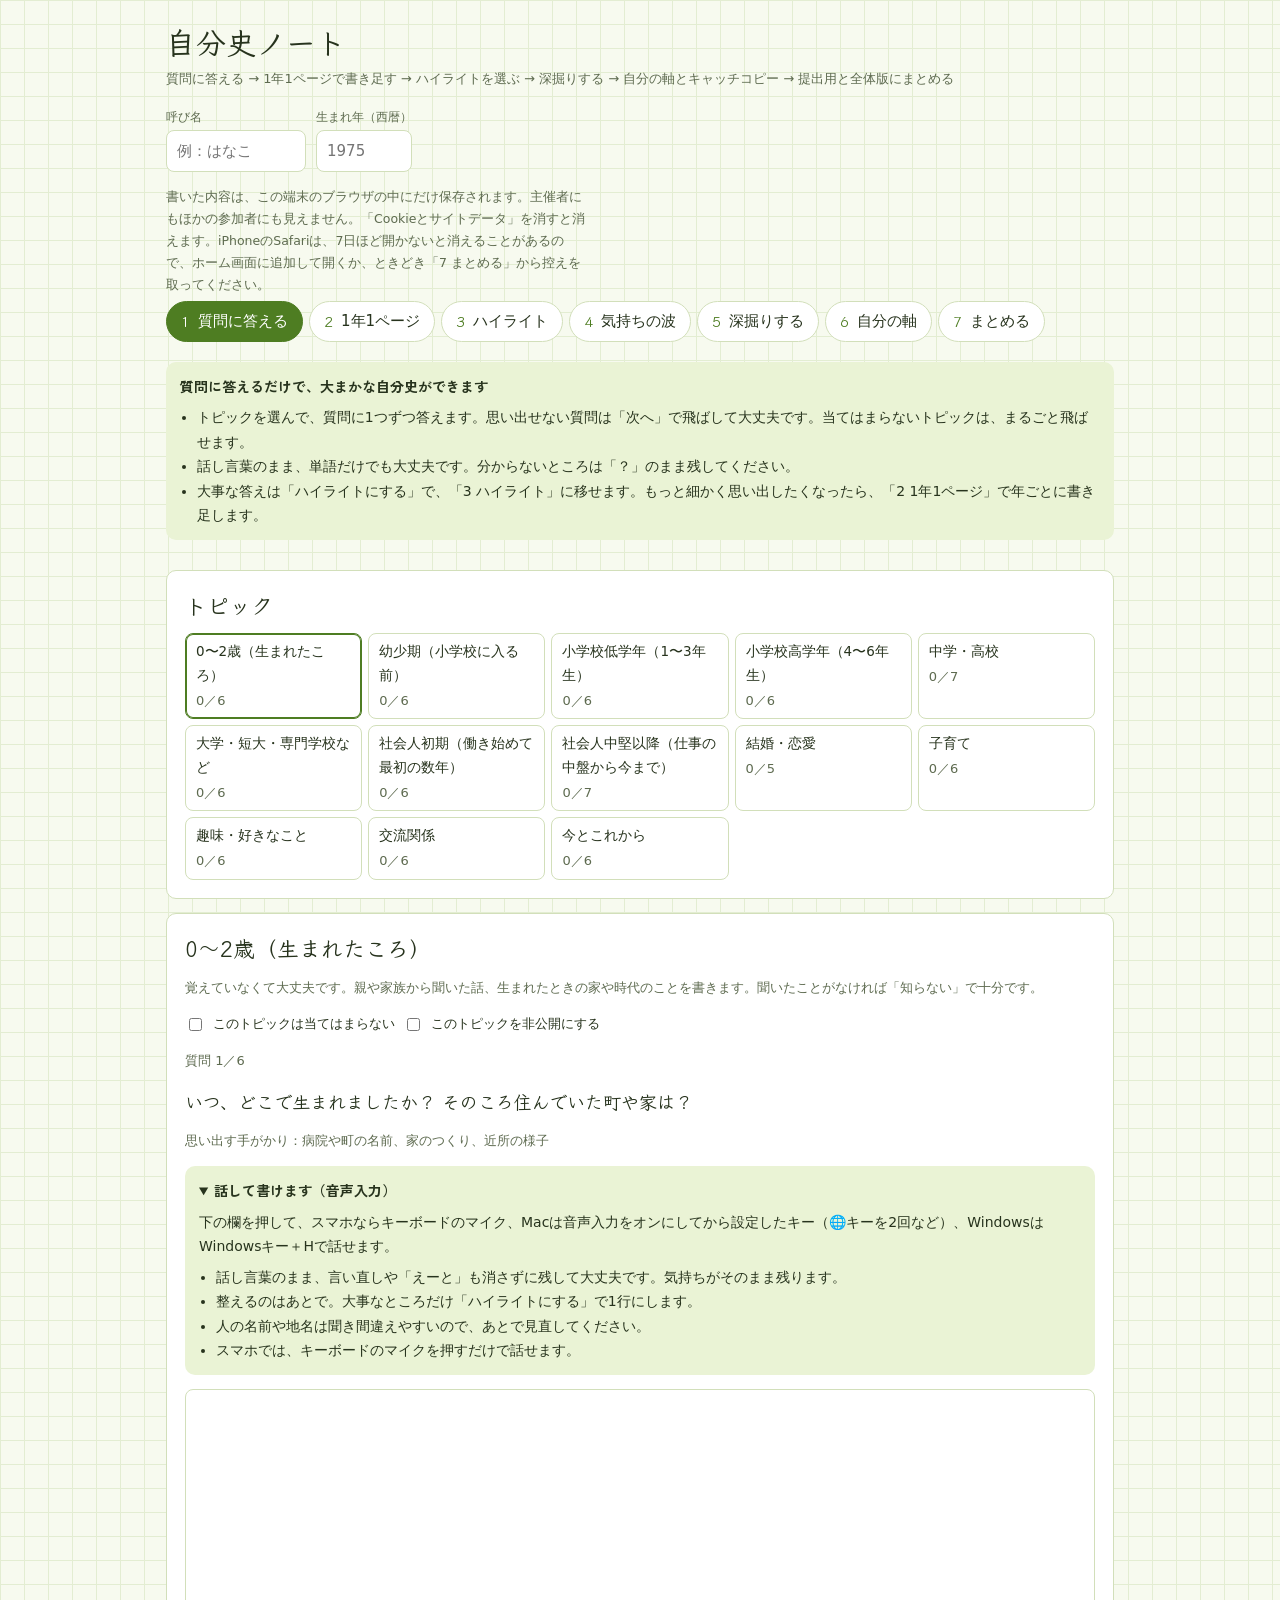
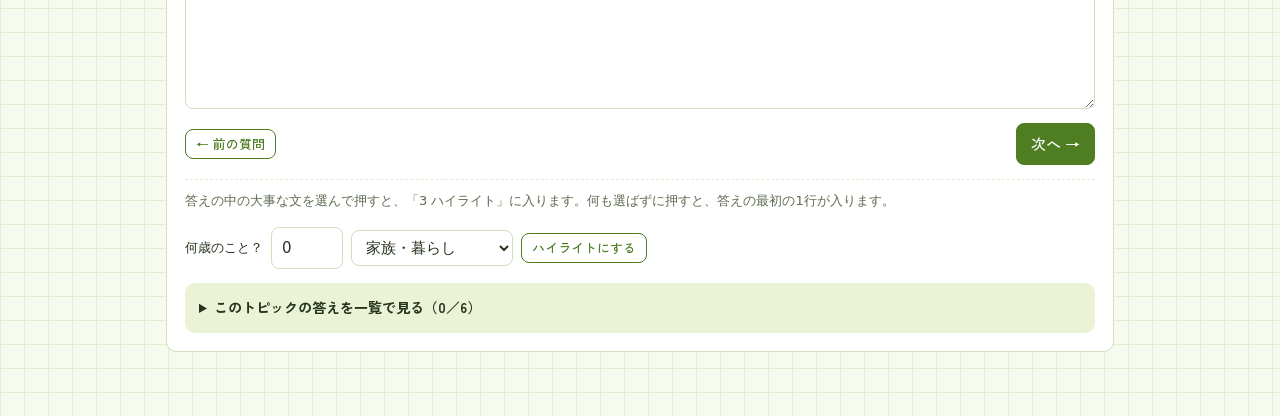
<file: jibunshi-note/index.html>
<!doctype html>
<html lang="ja">
<head>
<meta charset="utf-8">
<meta name="viewport" content="width=device-width,initial-scale=1,viewport-fit=cover">
<meta name="robots" content="noindex,nofollow">
<meta name="apple-mobile-web-app-capable" content="yes">
<meta name="apple-mobile-web-app-title" content="自分史ノート">
<title>自分史ノート</title>
<style>:root{color-scheme:light;padding-top:env(safe-area-inset-top,0px);padding-bottom:env(safe-area-inset-bottom,0px)}body{margin:0;font-size:14px}img{max-width:100%}[hidden]{display:none!important}</style>
<link rel="preconnect" href="https://fonts.googleapis.com">
<link rel="stylesheet" href="https://fonts.googleapis.com/css2?family=Klee+One:wght@400;600&family=Zen+Kaku+Gothic+New:wght@400;500;700&display=swap">
<style>
/* Layout: 方眼ノートの1冊。上に名前と生まれ年、5つの手順をタブで進む。各手順は「書き方のコツ」→作業面の順 */
:root{
  --paper:#f7faef; --sheet:#ffffff; --grid:#e3edd2; --ink:#27331d; --muted:#5e6b50;
  --pen:#4e7d22; --pen-soft:#eaf3d5; --marker:#ffe27a; --marker-ink:#4a3b00;
  --line:#d2dfba; --warn:#b4432f; --ok:#2f7a4f;
  --c-work:#2b66a8; --c-private:#2f7a4f; --c-love:#b4527a; --c-hobby:#a8701e;
  --f-hand:"Klee One","Hiragino Maru Gothic ProN","Yu Gothic",sans-serif;
  --f-body:"Zen Kaku Gothic New","Hiragino Sans","Yu Gothic",system-ui,sans-serif;
  --r:10px;
}
@media (prefers-color-scheme: dark){:root:not([data-theme="light"]){
  --paper:#13190f; --sheet:#1b2415; --grid:#26321c; --ink:#e9efdf; --muted:#a2af8e;
  --pen:#b3d67a; --pen-soft:#2a3a1d; --marker:#e9c94a; --marker-ink:#2a2100;
  --line:#3a4a2b; --warn:#ec8a76; --ok:#7cc79a;
  --c-work:#7fb0ea; --c-private:#7cc79a; --c-love:#e597b8; --c-hobby:#e2b26a; color-scheme:dark}}
:root[data-theme="dark"]{
  --paper:#13190f; --sheet:#1b2415; --grid:#26321c; --ink:#e9efdf; --muted:#a2af8e;
  --pen:#b3d67a; --pen-soft:#2a3a1d; --marker:#e9c94a; --marker-ink:#2a2100;
  --line:#3a4a2b; --warn:#ec8a76; --ok:#7cc79a;
  --c-work:#7fb0ea; --c-private:#7cc79a; --c-love:#e597b8; --c-hobby:#e2b26a; color-scheme:dark}
*{box-sizing:border-box}
body{background:var(--paper);color:var(--ink);font-family:var(--f-body);font-size:15px;line-height:1.75;
  background-image:linear-gradient(var(--grid) 1px,transparent 1px),linear-gradient(90deg,var(--grid) 1px,transparent 1px);
  background-size:24px 24px;}
.wrap{max-width:980px;margin:0 auto;padding-block:20px 64px;
  padding-left:max(16px,env(safe-area-inset-left,0px));padding-right:max(16px,env(safe-area-inset-right,0px));}
h1,h2,h3{font-family:var(--f-hand);font-weight:600;text-wrap:balance;margin:0;line-height:1.4}
h1{font-size:30px} h2{font-size:22px} h3{font-size:17px}
p{margin:0}
.muted{color:var(--muted)}
.small{font-size:13px}
button,input,select,textarea{font:inherit;color:inherit}
button{cursor:pointer}
:focus-visible{outline:2px solid var(--pen);outline-offset:2px}
.sheet{background:var(--sheet);border:1px solid var(--line);border-radius:var(--r);padding:18px}
.head{display:flex;flex-wrap:wrap;gap:16px;align-items:flex-end;justify-content:space-between;margin-bottom:14px}
.who{display:flex;flex-wrap:wrap;gap:10px;align-items:flex-end}
.field{display:flex;flex-direction:column;gap:2px}
.field label{font-size:12px;color:var(--muted)}
input[type=text],input[type=number],select,textarea{background:var(--sheet);border:1px solid var(--line);border-radius:8px;padding:7px 10px;min-width:0}
textarea{width:100%;resize:vertical;min-height:84px;line-height:1.7;font-size:16px}
textarea.big{min-height:320px}
.voice summary{cursor:pointer}
.voice ul{margin:6px 0 0}
input[type=number]{width:96px}
.privacy{font-size:12.5px;color:var(--muted);max-width:420px}
.tabs{display:flex;gap:6px;overflow-x:auto;padding-bottom:4px;margin:6px 0 16px;scrollbar-width:thin}
.tab{flex:0 0 auto;border:1px solid var(--line);background:var(--sheet);border-radius:999px;padding:6px 14px;display:flex;gap:8px;align-items:center;white-space:nowrap}
.tab .n{font-family:var(--f-hand);font-weight:600;color:var(--pen)}
.tab[aria-selected=true]{background:var(--pen);border-color:var(--pen);color:var(--sheet)}
.tab[aria-selected=true] .n{color:var(--sheet)}
.intro{display:grid;grid-template-columns:1fr;gap:12px;margin-bottom:16px}
.tip{background:var(--pen-soft);border-radius:var(--r);padding:12px 14px;font-size:14px}
.tip strong{font-weight:700}
.tip ul{margin:6px 0 0;padding-left:1.2em}
.btn{border:1px solid var(--pen);background:var(--pen);color:var(--sheet);border-radius:8px;padding:7px 14px;font-weight:500}
.btn.ghost{background:transparent;color:var(--pen)}
.btn.warn{border-color:var(--warn);color:var(--warn);background:transparent}
.btn.sm{padding:3px 10px;font-size:13px}
.row{display:flex;flex-wrap:wrap;gap:8px;align-items:center}
.stack{display:flex;flex-direction:column;gap:14px}
/* 年表 */
.stage{background:var(--sheet);border:1px solid var(--line);border-radius:var(--r);padding:14px 16px}
.stage-h{display:flex;flex-wrap:wrap;gap:6px 14px;align-items:baseline;justify-content:space-between}
.stage-h .ages{font-size:13px;color:var(--muted);font-variant-numeric:tabular-nums}
.hints{display:grid;grid-template-columns:repeat(4,minmax(0,1fr));gap:8px;margin:10px 0}
.hint-col{font-size:12.5px;color:var(--muted);min-width:0}
.hint-col b{display:block;font-weight:700;margin-bottom:2px}
.chip{display:inline-block;border:1px dashed var(--line);border-radius:6px;padding:0 6px;margin:2px 4px 2px 0;background:transparent;font-size:12.5px;color:var(--muted)}
.chip:hover{border-color:var(--pen);color:var(--pen)}
.add{display:grid;grid-template-columns:84px 150px minmax(0,1fr) auto;gap:8px;align-items:center;margin-top:6px}
.add input[type=number]{width:100%}
.ev{display:grid;grid-template-columns:96px 104px minmax(0,1fr) auto;gap:8px;align-items:start;padding:7px 0;border-top:1px dashed var(--grid)}
.ev:first-child{border-top:0}
.ev .age{font-variant-numeric:tabular-nums;font-size:13.5px}
.ev .age .yr{display:block;color:var(--muted);font-size:12px}
.tag{display:inline-block;font-size:12px;border-radius:999px;padding:1px 8px;border:1px solid currentColor;white-space:nowrap}
.t-work{color:var(--c-work)} .t-private{color:var(--c-private)} .t-love{color:var(--c-love)} .t-hobby{color:var(--c-hobby)}
.ev .txt{min-width:0;overflow-wrap:anywhere}
.ev .txt input{width:100%}
.ev .acts{display:flex;gap:4px;flex-wrap:wrap;justify-content:flex-end}
.icon-btn{border:1px solid var(--line);background:transparent;border-radius:6px;padding:1px 7px;font-size:12.5px;color:var(--muted)}
.icon-btn[aria-pressed=true]{background:var(--marker);color:var(--marker-ink);border-color:var(--marker)}
.lock[aria-pressed=true]{background:var(--ink);color:var(--sheet);border-color:var(--ink)}
.empty{color:var(--muted);font-size:13.5px;padding:4px 0}
/* カーブ */
.chart-box{overflow-x:auto}
.chart-box svg{display:block;width:100%;min-width:560px;height:auto}
.score-list .ev{grid-template-columns:96px minmax(0,1fr) 120px}
/* 深掘り */
.deep{display:grid;grid-template-columns:minmax(0,300px) minmax(0,1fr);gap:16px}
.pick{display:flex;flex-direction:column;gap:4px;max-height:560px;overflow:auto;padding-right:4px}
.pick button{text-align:left;border:1px solid var(--line);background:var(--sheet);border-radius:8px;padding:6px 10px;font-size:13.5px}
.pick button[aria-current=true]{border-color:var(--pen);box-shadow:inset 3px 0 0 var(--pen)}
.pick .grp{font-size:12px;color:var(--muted);margin-top:8px}
.ladder{display:flex;flex-direction:column;gap:12px}
.q{display:flex;flex-direction:column;gap:4px}
.q label{font-weight:500}
.q .sub{font-size:12.5px;color:var(--muted)}
.step-tag{font-family:var(--f-hand);color:var(--pen);font-weight:600;margin-right:6px}
/* 質問 */
.topics{display:grid;grid-template-columns:repeat(auto-fill,minmax(170px,1fr));gap:6px}
.topic{display:flex;flex-direction:column;align-items:flex-start;gap:2px;text-align:left;border:1px solid var(--line);background:var(--sheet);border-radius:8px;padding:6px 10px;font-size:13.5px;color:var(--ink)}
.topic[aria-pressed=true]{border-color:var(--pen);box-shadow:inset 0 0 0 1px var(--pen)}
.small.ok{color:var(--ok)}
.qtext{font-size:18px;line-height:1.6}
.hl-box{border-top:1px dashed var(--grid);padding-top:10px}
.imp summary{cursor:pointer}
.imp-steps{margin:8px 0;padding-left:1.4em}
.imp textarea{width:100%;margin:6px 0}
.imp-item{border-top:1px dashed var(--grid);padding-top:8px}
.imp-item input[type=number]{width:5.5em}
.imp-pre{white-space:pre-wrap;word-break:break-word;font:inherit;font-size:14px;margin:6px 0 0;max-height:12em;overflow:auto}
.warn-t{color:var(--warn,#b3261e)}
.gap{border-top:2px dashed var(--line);margin-top:14px;padding-top:12px}
.gap details summary{cursor:pointer}
.qa-list{margin:8px 0 0;padding-left:1.4em;display:flex;flex-direction:column;gap:8px}
.qa-list li.on>.linkish{font-weight:600}
.linkish{background:none;border:0;padding:0;color:var(--pen);text-align:left;font:inherit;cursor:pointer;text-decoration:underline;text-underline-offset:3px}
/* マトリクス */
.axes{display:grid;grid-template-columns:repeat(2,minmax(0,1fr));gap:8px}
.matrix{display:grid;grid-template-columns:24px minmax(0,1fr) minmax(0,1fr);grid-template-rows:minmax(0,1fr) minmax(0,1fr) auto;gap:6px;margin-top:10px}
.quad{position:relative}
.quad .cnt{position:absolute;right:6px;bottom:4px;font-size:11px;color:var(--muted)}
.mid{margin-top:6px;margin-left:30px;border:1px dashed var(--line);border-radius:8px;padding:6px 8px;display:flex;flex-wrap:wrap;gap:4px;align-items:center;font-size:12.5px}
.mid .q-chip{font-size:12.5px;background:var(--pen-soft);border-radius:6px;padding:1px 7px}
.maps{display:flex;flex-wrap:wrap;gap:6px;align-items:center}
.maps .btn[aria-pressed=true]{background:var(--pen);color:var(--sheet);border-color:var(--pen)}
.axrow{display:grid;grid-template-columns:minmax(0,1fr) minmax(0,1fr) 150px;gap:8px;align-items:end}
.quad{background:var(--sheet);border:1px solid var(--line);border-radius:8px;min-height:120px;padding:8px;display:flex;flex-wrap:wrap;gap:4px;align-content:flex-start}
.quad .q-chip{font-size:12.5px;background:var(--pen-soft);border-radius:6px;padding:1px 7px}
.ax-y{writing-mode:vertical-rl;font-size:12px;color:var(--muted);display:flex;align-items:center;justify-content:center}
.ax-x{font-size:12px;color:var(--muted);display:flex;justify-content:space-between;grid-column:2 / 4}
.place{display:grid;grid-template-columns:minmax(0,1fr) 130px 130px;gap:6px;align-items:center;padding:5px 0;border-top:1px dashed var(--grid);font-size:13.5px}
.two{display:grid;grid-template-columns:minmax(0,1fr) minmax(0,1fr);gap:16px}
/* まとめ */
.out{width:100%;min-height:240px;font-size:13px;font-family:ui-monospace,Menlo,monospace;line-height:1.6}
.toast{position:fixed;left:50%;transform:translateX(-50%);bottom:calc(16px + env(safe-area-inset-bottom,0px));background:var(--ink);color:var(--sheet);padding:8px 16px;border-radius:999px;font-size:13.5px;z-index:20}
.saved{font-size:12px;color:var(--ok)}
.confirm{display:inline-flex;gap:6px;align-items:center;font-size:12.5px;color:var(--warn)}
@media (max-width:760px){
  .hints{grid-template-columns:repeat(2,minmax(0,1fr))}
  .add{grid-template-columns:72px minmax(0,1fr)}
  .add input[type=text]{grid-column:1 / -1}
  .add .btn{grid-column:1 / -1}
  .ev{grid-template-columns:72px minmax(0,1fr)}
  .ev .txt{grid-column:1 / -1}
  .ev .acts{grid-column:1 / -1;justify-content:flex-start}
  .score-list .ev{grid-template-columns:72px minmax(0,1fr)}
  .score-list .ev select{grid-column:1 / -1}
  .deep,.two{grid-template-columns:1fr}
  .pick{max-height:260px}
  .place{grid-template-columns:minmax(0,1fr) minmax(0,1fr)}
  .place .ptxt{grid-column:1 / -1}
  .axrow{grid-template-columns:minmax(0,1fr) minmax(0,1fr)}
  .axrow select{grid-column:1 / -1}
}
@media (prefers-reduced-motion:reduce){*{transition:none!important}}
</style>
</head>
<body>

<div class="wrap">
  <header class="head">
    <div class="stack" style="gap:6px">
      <h1>自分史ノート</h1>
      <p class="muted small">質問に答える → 1年1ページで書き足す → ハイライトを選ぶ → 深掘りする → 自分の軸とキャッチコピー → 提出用と全体版にまとめる</p>
    </div>
    <div class="who">
      <div class="field"><label for="f-name">呼び名</label><input id="f-name" type="text" placeholder="例：はなこ" style="width:140px"></div>
      <div class="field"><label for="f-birth">生まれ年（西暦）</label><input id="f-birth" type="number" min="1920" max="2025" placeholder="1975"></div>
      <span id="saved" class="saved" aria-live="polite"></span>
    </div>
  </header>
  <p class="privacy">書いた内容は、この端末のブラウザの中にだけ保存されます。主催者にもほかの参加者にも見えません。「Cookieとサイトデータ」を消すと消えます。iPhoneのSafariは、7日ほど開かないと消えることがあるので、ホーム画面に追加して開くか、ときどき「7 まとめる」から控えを取ってください。</p>

  <nav class="tabs" role="tablist" aria-label="手順">
    <button class="tab" role="tab" data-step="ask"><span class="n">1</span>質問に答える</button>
    <button class="tab" role="tab" data-step="years"><span class="n">2</span>1年1ページ</button>
    <button class="tab" role="tab" data-step="write"><span class="n">3</span>ハイライト</button>
    <button class="tab" role="tab" data-step="curve"><span class="n">4</span>気持ちの波</button>
    <button class="tab" role="tab" data-step="deep"><span class="n">5</span>深掘りする</button>
    <button class="tab" role="tab" data-step="oneword"><span class="n">6</span>自分の軸</button>
    <button class="tab" role="tab" data-step="summary"><span class="n">7</span>まとめる</button>
  </nav>

  <main id="main"></main>
</div>
<div id="toast" class="toast" hidden></div>

<script>
(function(){
"use strict";
const KEY="jibunshi-note-v1";
const COLS=[
  {k:"work",label:"仕事・学校"},
  {k:"private",label:"家族・暮らし"},
  {k:"love",label:"恋愛・大切な人"},
  {k:"hobby",label:"好きなこと・特技"}
];
const COL=Object.fromEntries(COLS.map(c=>[c.k,c.label]));
const STAGES=[
  {label:"生まれ〜幼稚園",from:0,to:5,hints:{work:["通っていた園","先生のひとこと"],private:["生まれた場所・育った町","家族の顔ぶれ","いちばん古い記憶"],love:["大好きだった人"],hobby:["夢中だった遊び","好きだった絵本・テレビ"]}},
  {label:"小学校",from:6,to:11,hints:{work:["好きな教科・苦手な教科","習いごと・塾","先生に言われて残っている言葉"],private:["家での役割","家族の出来事","やりたくてもできなかったこと"],love:["初恋","仲良しの友だち"],hobby:["夢中になったもの","ほめられたこと"]}},
  {label:"中学校",from:12,to:14,hints:{work:["部活","進路の決め方"],private:["家族との関係","初めて自分で決めたこと"],love:["好きだった人"],hobby:["ハマったもの","人に教えていたこと"]}},
  {label:"高校",from:15,to:17,hints:{work:["部活・役割","進路を選んだ理由"],private:["アルバイト","家の事情"],love:["恋愛"],hobby:["好きだった音楽・本"]}},
  {label:"学生時代・20代前半",from:18,to:24,hints:{work:["学校・専攻","就職先を選んだ理由","最初の仕事"],private:["一人暮らし・家族"],love:["恋愛・別れ"],hobby:["出会った本・人","続けていたこと"]}},
  {label:"20代後半〜30代",from:25,to:39,hints:{work:["異動・転職","評価されたこと","壁にぶつかったこと"],private:["結婚・パートナー","出産・子育て","住まい"],love:["パートナーとの関係"],hobby:["学び直し","再開したこと"]}},
  {label:"40代から今まで",from:40,to:120,hints:{work:["働き方を変えた理由","独立・挑戦"],private:["家族の変化","手放したもの"],love:["大切にしたい関係"],hobby:["今いちばん時間を使っていること"]}}
];
const LADDER=[
  {k:"fact",step:"事実",label:"いつ、どこで、誰と？",sub:"何歳・何年・場所・一緒にいた人。分からないところは「？」のままで大丈夫です。"},
  {k:"scene",step:"場面",label:"覚えている具体的なものは？",sub:"人の名前、言われた言葉、色、音、におい。固有名詞が出ると記憶がほどけます。"},
  {k:"feel",step:"気持ち",label:"そのとき、どんな気持ちだった？",sub:"今の気持ちではなく、そのときの気持ちを。うれしい・くやしい・さみしい、一言でもいいです。"},
  {k:"why",step:"理由",label:"なぜそうした？ なぜそうなった？",sub:"自分で選んだこと、選べなかったこと。きっかけになった人や出来事。"},
  {k:"now",step:"今へ",label:"今の自分のどこにつながっている？",sub:"仕事のやり方、大事にしていること、苦手なこと、得意なこと。"},
  {k:"reframe",step:"見直す",label:"今の自分から見ると、どう見える？",sub:"「相手の立場だったら？」「この経験がなかったら、今の私は？」「今なら誰に何を伝えたい？」から1つ選んで。無理に前向きにしなくて大丈夫です。"}
];
const AXIS_PRESETS=[
  ["楽だった","苦しかった"],
  ["ためになった","ためにならなかった"],
  ["お金が儲かった","儲からなかった"],
  ["たくさんの人と知り合えた","知り合えなかった"],
  ["家から近かった","遠かった"],
  ["体を使った（肉体系）","頭を使った（知能系）"],
  ["楽しかった","つまらなかった"]
];
const OLD_AXES={xL:"苦しかった",xR:"楽しかった",yT:"ためになった",yB:"ためにならなかった"};
function newMap(n){return{id:"m"+n,theme:"work",yT:"楽だった",yB:"苦しかった",xL:"ためにならなかった",xR:"ためになった",note:"",pos:{}};}

let S=load();
let view=(location.hash||"").replace("#","")||"ask";
let curDeep=null;
let confirmId=null;
let curYear=null;

function blank(){return{name:"",birth:"",events:[],years:{},lastYear:0,qa:{a:{},skip:{},priv:{},cur:{t:"birth",q:0}},maps:[newMap(1)],curMap:"m1",mapSeq:2,magic:{good:"",seek:"",s1:"",s2:"",s3:""},catch:{how:"",who:"",what:"",line:""},seq:1};}
function load(){
  try{const raw=localStorage.getItem(KEY);if(raw){const d=JSON.parse(raw);return normalize(d);}}catch(e){}
  return blank();
}
function normalize(d){
  const b=blank();const o=Object.assign(b,d||{});
  o.magic=Object.assign(blank().magic,o.magic||{});
  o.catch=Object.assign(blank().catch,o.catch||{});
  const ys={};if(o.years&&typeof o.years==="object")for(const[k,v]of Object.entries(o.years)){const a=Math.round(+k);if(a>=0&&a<=120&&typeof v==="string")ys[a]=v;}
  o.years=ys;o.lastYear=Math.max(0,Math.min(120,Math.round(+o.lastYear||0)));
  o.events=Array.isArray(o.events)?o.events.filter(e=>e&&typeof e==="object").map(e=>({id:e.id||("e"+Math.random().toString(36).slice(2,8)),age:(e.age===""||e.age==null||isNaN(+e.age))?"":+e.age,col:COL[e.col]?e.col:"private",text:String(e.text||""),score:(e.score===""||e.score==null||isNaN(+e.score))?null:+e.score,star:!!e.star,priv:!!e.priv,deep:e.deep&&typeof e.deep==="object"?e.deep:{}})):[];
  o.seq=Math.max(+o.seq||1,o.events.length+1);
  normalizeMaps(o,d||{});
  const qa=(d&&d.qa&&typeof d.qa==="object")?d.qa:{};
  const obj=v=>(v&&typeof v==="object"&&!Array.isArray(v))?v:{};
  const qaA={};for(const[k,v]of Object.entries(obj(qa.a)))if(typeof v==="string"&&/^[a-z]+:\d+$/.test(k))qaA[k]=v;
  const flags=v=>{const r={};for(const[k,x]of Object.entries(obj(v)))if(x)r[k]=true;return r;};
  const c=obj(qa.cur);
  o.qa={a:qaA,skip:flags(qa.skip),priv:flags(qa.priv),cur:{t:typeof c.t==="string"?c.t:"birth",q:Math.max(0,+c.q||0)}};
  return o;
}
let saveTimer=null;
function normalizeMaps(o,d){
  const okX=v=>v==="L"||v==="C"||v==="R",okY=v=>v==="T"||v==="C"||v==="B";
  if(Array.isArray(d.maps)&&d.maps.length){
    o.maps=d.maps.filter(m=>m&&typeof m==="object").map((m,i)=>{
      const b=newMap(i+1),r=Object.assign(b,m);
      ["yT","yB","xL","xR","note"].forEach(k=>r[k]=String(r[k]==null?"":r[k]));
      if(r.theme!=="all"&&!COL[r.theme])r.theme="all";
      const pos={};if(m.pos&&typeof m.pos==="object")for(const[k,v]of Object.entries(m.pos)){if(v&&(okX(v.x)||okY(v.y)))pos[k]={x:okX(v.x)?v.x:"",y:okY(v.y)?v.y:""};}
      r.pos=pos;return r;});
    if(!o.maps.length)o.maps=[newMap(1)];
  }else{
    /* 旧版（軸1つ・出来事にmx/my）からの引き継ぎ */
    const m=newMap(1);m.theme="all";
    const ax=Object.assign({...OLD_AXES},d.axes||{});
    const isOld=Object.keys(OLD_AXES).every(k=>ax[k]===OLD_AXES[k]);
    if(!isOld){m.xL=ax.xL;m.xR=ax.xR;m.yT=ax.yT;m.yB=ax.yB;}
    (Array.isArray(d.events)?d.events:[]).forEach(e=>{
      if(!e||!e.id||!(e.mx||e.my))return;
      if(isOld)m.pos[e.id]={x:e.my==="T"?"R":e.my==="B"?"L":"",y:e.mx==="R"?"T":e.mx==="L"?"B":""};
      else m.pos[e.id]={x:okX(e.mx)?e.mx:"",y:okY(e.my)?e.my:""};
    });
    o.maps=[m];
  }
  o.maps.forEach((m,i)=>{if(!/^m\d+$/.test(m.id)||o.maps.findIndex(x=>x.id===m.id)!==i)m.id="m"+(100+i);});
  o.mapSeq=Math.max(+o.mapSeq||1,...o.maps.map(m=>+m.id.slice(1)+1));
  if(!o.maps.some(m=>m.id===o.curMap))o.curMap=o.maps[0].id;
  delete o.axes;
  o.events.forEach(e=>{delete e.mx;delete e.my;});
}
function curMapObj(){return S.maps.find(m=>m.id===S.curMap)||S.maps[0];}
function mapTitle(m){return `${m.theme==="all"?"すべて":COL[m.theme]}｜${m.yT}↔${m.yB} × ${m.xL}↔${m.xR}`;}
function mapPlaced(m,withPriv){
  const ev=new Map(S.events.map(e=>[e.id,e]));
  const k=e=>e.age===""?999:e.age;
  return Object.entries(m.pos).map(([id,p])=>({e:ev.get(id),p})).filter(o=>o.e&&(o.p.x||o.p.y)&&(m.theme==="all"||o.e.col===m.theme)&&(withPriv||!o.e.priv)).sort((a,b)=>k(a.e)-k(b.e));
}
function posWord(m,p){
  const y=p.y==="T"?m.yT:p.y==="B"?m.yB:p.y==="C"?"どちらとも言えない":"—";
  const x=p.x==="L"?m.xL:p.x==="R"?m.xR:p.x==="C"?"どちらとも言えない":"—";
  return `${y}・${x}`;
}
function mapLines(withPriv){
  const out=[];
  S.maps.forEach(m=>{
    const pl=mapPlaced(m,withPriv);
    if(!pl.length&&!(m.note||"").trim())return;
    out.push("",`■ 題材：${m.theme==="all"?"すべて":COL[m.theme]}（縦：${m.yT}↔${m.yB}／横：${m.xL}↔${m.xR}）`);
    pl.forEach(({e,p})=>out.push(`- ${e.age===""?"":e.age+"歳　"}${e.text}：${posWord(m,p)}`));
    if((m.note||"").trim())out.push(`気づき：${m.note.trim().replace(/\n+/g," ")}`);
  });
  return out;
}
function save(){
  clearTimeout(saveTimer);
  saveTimer=setTimeout(()=>{
    try{localStorage.setItem(KEY,JSON.stringify(S));flashSaved("保存しました");}
    catch(e){flashSaved("この画面では保存できません。控えを取ってください");}
  },400);
}
function flashSaved(t){const el=document.getElementById("saved");el.textContent=t;clearTimeout(el._t);el._t=setTimeout(()=>{el.textContent="";},2200);}
function toast(t){const el=document.getElementById("toast");el.textContent=t;el.hidden=false;clearTimeout(el._t);el._t=setTimeout(()=>{el.hidden=true;},2200);}

function h(tag,attrs,...kids){
  const el=document.createElement(tag);
  if(attrs)for(const[k,v]of Object.entries(attrs)){
    if(v==null||v===false)continue;
    if(k==="class")el.className=v;
    else if(k.startsWith("on"))el.addEventListener(k.slice(2),v);
    else if(k==="text")el.textContent=v;
    else if(k==="value")el.value=v;
    else el.setAttribute(k,v===true?"":v);
  }
  for(const c of kids.flat()){if(c==null||c===false)continue;el.append(c.nodeType?c:document.createTextNode(String(c)));}
  return el;
}
const birth=()=>{const b=+S.birth;return b>1900&&b<2100?b:null;};
function yearOf(age){const b=birth();return(b!=null&&age!==""&&age!=null)?b+(+age):null;}
function ageLabel(e){return e.age===""?"年齢？":e.age+"歳";}
function sorted(list){return[...list].sort((a,b)=>(a.age===""?999:a.age)-(b.age===""?999:b.age));}
function stageOf(age){if(age==="")return null;return STAGES.findIndex(s=>age>=s.from&&age<=s.to);}
function currentAge(){const b=birth();return b?new Date().getFullYear()-b:null;}

/* ---------- header ---------- */
const fName=document.getElementById("f-name"),fBirth=document.getElementById("f-birth");
fName.value=S.name;fBirth.value=S.birth;
fName.addEventListener("input",()=>{S.name=fName.value;save();});
fBirth.addEventListener("input",()=>{S.birth=fBirth.value;save();if(view!=="deep"&&view!=="oneword")render();});

document.querySelectorAll(".tab").forEach(t=>t.addEventListener("click",()=>{go(t.dataset.step);}));
window.addEventListener("hashchange",()=>{const v=location.hash.replace("#","");if(v&&v!==view){view=v;render();}});
function go(v){view=v;try{history.replaceState(null,"","#"+v);}catch(e){}render();window.scrollTo({top:0});}

function render(){
  document.querySelectorAll(".tab").forEach(t=>t.setAttribute("aria-selected",String(t.dataset.step===view)));
  const m=document.getElementById("main");m.replaceChildren();
  const f={ask:vAsk,years:vYears,write:vWrite,curve:vCurve,deep:vDeep,oneword:vOneword,summary:vSummary}[view]||vYears;
  m.append(f());
}

function tip(title,items){return h("div",{class:"tip"},h("strong",{text:title}),h("ul",null,items.map(i=>h("li",{text:i}))));}

/* ---------- 1 1年1ページ ---------- */
function maxAge(){
  const ca=currentAge();
  return Math.max(ca!=null?ca:60,...S.events.filter(e=>e.age!=="").map(e=>e.age),...Object.keys(S.years).map(Number),1);
}
function yearFilled(a){return!!((S.years[a]||"").trim())||S.events.some(e=>e.age===a);}
/* ---------- 1 質問に答える ---------- */
const TOPICS=[
  {k:"birth",label:"0〜2歳（生まれたころ）",age:0,col:"private",sub:"覚えていなくて大丈夫です。親や家族から聞いた話、生まれたときの家や時代のことを書きます。聞いたことがなければ「知らない」で十分です。",qs:[
    ["いつ、どこで生まれましたか？ そのころ住んでいた町や家は？","病院や町の名前、家のつくり、近所の様子"],
    ["家族は誰がいましたか？ 親はそのころ何をしていましたか？","親の仕事や年齢、きょうだい、一緒に住んでいた人"],
    ["名前の由来や、生まれたときの話を聞いたことはありますか？","誰が名前をつけたか、生まれた日のこと、家族の反応"],
    ["赤ちゃんのころの様子で、家族から言われてきたことは？","よく泣いた、おとなしかった、病気をした、など"],
    ["そのころ、家族や世の中にはどんな出来事がありましたか？","引っ越し、家の仕事、時代の出来事"],
    ["生まれたころの話を、今のあなたはどう受け止めていますか？",""]]},
  {k:"young",label:"幼少期（小学校に入る前）",age:4,col:"private",sub:"",qs:[
    ["いちばん古い記憶は何ですか？","場所、におい、音、誰がいたか"],
    ["保育園・幼稚園、または家で、どう過ごしていましたか？","先生、友だち、毎日の流れ"],
    ["夢中だった遊びや、好きだった絵本・テレビ・おもちゃは？",""],
    ["よく一緒にいた人は誰ですか？","家族、近所の人、友だち、先生"],
    ["ほめられたこと、しかられたことで覚えていることは？",""],
    ["どんな子どもだったと思いますか？ 家族からは何と言われていましたか？",""]]},
  {k:"low",label:"小学校低学年（1〜3年生）",age:7,col:"work",sub:"",qs:[
    ["小学校はどんな学校でしたか？ 通学路で覚えていることは？",""],
    ["好きだった教科、苦手だった教科は？",""],
    ["習いごとや、放課後にしていたことは？",""],
    ["仲のよかった友だちと、よくしていた遊びは？",""],
    ["先生や家族に言われて、今も覚えている言葉は？",""],
    ["うれしかったこと、くやしかったこと、さみしかったことは？",""]]},
  {k:"high",label:"小学校高学年（4〜6年生）",age:10,col:"work",sub:"",qs:[
    ["夢中になったもの、得意だったことは？",""],
    ["塾・習いごと・クラブ・委員会で、覚えていることは？",""],
    ["クラスや友だちの中で、どんな役まわりでしたか？","まとめ役、聞き役、目立たないほう、など"],
    ["家の中で起きた出来事や、家での自分の役割は？",""],
    ["やりたくてもできなかったこと、あきらめたことは？",""],
    ["このころ、将来どんな人になりたいと思っていましたか？",""]]},
  {k:"teen",label:"中学・高校",age:14,col:"work",sub:"",qs:[
    ["部活や、打ち込んでいたことは？ そこでの役割は？",""],
    ["好きだった教科、得意なこと・苦手なことは？",""],
    ["友だちや、好きだった人のことで覚えていることは？",""],
    ["家族との関係はどうでしたか？ ぶつかったこと、支えてもらったことは？",""],
    ["人に教えたり、頼られたりしたことは？",""],
    ["進路をどうやって決めましたか？ その理由は？",""],
    ["いちばん心に残っている出来事と、そのときの気持ちは？",""]]},
  {k:"college",label:"大学・短大・専門学校など",age:19,col:"work",sub:"進学しなかった人は、学校を出てから働き始めるまでのことを書いてください。",qs:[
    ["どこで何を学びましたか？ その道を選んだ理由は？",""],
    ["学校の外で打ち込んだことは？","サークル、アルバイト、趣味、旅"],
    ["出会った人、本、考え方で、今も影響が残っているものは？",""],
    ["一人暮らしや、家族との関係で変わったことは？",""],
    ["仕事や進路を、どうやって選びましたか？",""],
    ["このころの自分に、今なら何と声をかけますか？",""]]},
  {k:"early",label:"社会人初期（働き始めて最初の数年）",age:22,col:"work",sub:"",qs:[
    ["最初の仕事・職場はどこで、何をしていましたか？",""],
    ["仕事で最初にぶつかった壁は？ どう越えましたか？",""],
    ["教えてもらったこと、影響を受けた上司や先輩は？",""],
    ["ほめられたこと、うまくいったことは？",""],
    ["休みの日は、何をしていましたか？",""],
    ["このころ、仕事や将来についてどう思っていましたか？",""]]},
  {k:"mid",label:"社会人中堅以降（仕事の中盤から今まで）",age:35,col:"work",sub:"",qs:[
    ["異動、転職、独立など、働き方が変わった出来事は？ その理由は？",""],
    ["任された役割や、自分から手を挙げたことは？",""],
    ["いちばん大変だった時期と、それをどう越えたかは？",""],
    ["人から頼られること、よく相談されることは？",""],
    ["仕事で大事にしてきたことは？",""],
    ["手放したもの、やめたことと、その理由は？",""],
    ["今の仕事や活動につながっていることは？",""]]},
  {k:"love",label:"結婚・恋愛",age:"",col:"love",sub:"書きたいところだけで大丈夫です。上の「このトピックを非公開にする」で、提出用とAIに貼る文から外せます。",qs:[
    ["心に残っている恋愛や、大切な人との出会いは？",""],
    ["別れや、うまくいかなかった経験から学んだことは？",""],
    ["結婚やパートナーとの暮らしを決めたきっかけは？","していない人は、そう選んできた理由でも"],
    ["大切な人との関係で、変わってきたこと、続けていることは？",""],
    ["人との関係で、いちばん大切にしていることは？",""]]},
  {k:"kids",label:"子育て",age:"",col:"private",sub:"子育てに関わっていない人は、「このトピックは当てはまらない」で飛ばしてください。",qs:[
    ["子どもが生まれたとき（家族になったとき）のことで、覚えていることは？",""],
    ["子育てでいちばん大変だった時期は？",""],
    ["子育ての中で、自分が始めたこと、やめたことは？",""],
    ["子どもから教わったことは？",""],
    ["子育てを通して、働き方や考え方はどう変わりましたか？",""],
    ["子育てで大事にしてきたことは？",""]]},
  {k:"hobby",label:"趣味・好きなこと",age:"",col:"hobby",sub:"",qs:[
    ["子どものころから今まで、ずっと好きなことは？",""],
    ["時間を忘れて夢中になれることは？",""],
    ["習ったこと、続けてきたこと、一度やめてまた始めたことは？",""],
    ["人からほめられる、頼まれる趣味や特技は？",""],
    ["趣味を通して出会った人や、広がった世界は？",""],
    ["これから始めたいこと、もう一度やりたいことは？",""]]},
  {k:"friends",label:"交流関係",age:"",col:"love",sub:"",qs:[
    ["人生の節目で出会った、大事な人は誰ですか？","名前を出したくなければ「〇〇さん」で"],
    ["今もつながっている昔からの友だちは？ どんなつながりですか？",""],
    ["仲間やグループの中で、自分はどんな役まわりですか？","地域、習いごと、職場、オンライン"],
    ["人からよく相談されること、頼まれることは？",""],
    ["離れた関係や、距離を置いた人から学んだことは？",""],
    ["これから出会いたいのは、どんな人ですか？",""]]},
  {k:"now",label:"今とこれから",age:"now",col:"work",sub:"ここで書いたことは、「6 自分の軸」でキャッチコピーを考えるときの材料になります。",qs:[
    ["今、いちばん時間とエネルギーを使っていることは？",""],
    ["振り返ると、何度も同じように選んできたことは？","自分のくせ、いつも戻ってくる場所"],
    ["人生でずっと大事にしてきたものは？",""],
    ["これまでの経験で、誰かの役に立てそうなことは？",""],
    ["これからやってみたいこと、届けたい人は？",""],
    ["今の自分に、ひとこと声をかけるとしたら？",""]]}
];
const TOPIC=Object.fromEntries(TOPICS.map(t=>[t.k,t]));
function qaKey(t,i){return t+":"+i;}
function qaAns(t,i){return(S.qa.a[qaKey(t,i)]||"").trim();}
function qaCount(t){return TOPIC[t].qs.filter((_,i)=>qaAns(t,i)).length;}
function topicAge(t){const a=TOPIC[t].age;if(a==="now"){const c=currentAge();return c==null?"":c;}return a;}
function vAsk(){
  const box=h("div",{class:"stack"});
  box.append(h("div",{class:"intro"},tip("質問に答えるだけで、大まかな自分史ができます",[
    "トピックを選んで、質問に1つずつ答えます。思い出せない質問は「次へ」で飛ばして大丈夫です。当てはまらないトピックは、まるごと飛ばせます。",
    "話し言葉のまま、単語だけでも大丈夫です。分からないところは「？」のまま残してください。",
    "大事な答えは「ハイライトにする」で、「3 ハイライト」に移せます。もっと細かく思い出したくなったら、「2 1年1ページ」で年ごとに書き足します。"
  ])));
  let cur=S.qa.cur;if(!TOPIC[cur.t]){cur=S.qa.cur={t:TOPICS[0].k,q:0};}
  const T=TOPIC[cur.t];cur.q=Math.max(0,Math.min(T.qs.length-1,cur.q|0));
  const go2=(t,q)=>{S.qa.cur={t,q};save();render();window.scrollTo({top:0});};

  /* トピック一覧 */
  box.append(h("div",{class:"sheet stack"},h("h2",{text:"トピック"}),h("div",{class:"topics"},
    TOPICS.map(t=>{const n=qaCount(t.k),sk=!!S.qa.skip[t.k];
      return h("button",{class:"topic",type:"button","aria-pressed":String(t.k===cur.t),onclick:()=>go2(t.k,0)},
        h("span",{text:t.label}),
        h("span",{class:"small "+(sk?"muted":n?"ok":"muted"),text:sk?"当てはまらない":`${n}／${t.qs.length}`}),
        S.qa.priv[t.k]?h("span",{class:"small muted",text:"非公開"}):null);}))));

  /* 今のトピック */
  const sec=h("section",{class:"sheet stack"});
  const ag=topicAge(T.k);
  sec.append(h("div",{class:"stage-h"},h("h2",{text:T.label}),
    ag!==""&&typeof T.age==="number"&&birth()?h("span",{class:"ages",text:`${birth()+T.age}年ごろ〜`}):null));
  if(T.sub)sec.append(h("p",{class:"small muted",text:T.sub}));
  const skipCb=h("input",{type:"checkbox",id:"qa-skip",checked:!!S.qa.skip[T.k]});
  skipCb.addEventListener("change",()=>{if(skipCb.checked)S.qa.skip[T.k]=true;else delete S.qa.skip[T.k];save();render();});
  const privCb=h("input",{type:"checkbox",id:"qa-priv",checked:!!S.qa.priv[T.k]});
  privCb.addEventListener("change",()=>{if(privCb.checked)S.qa.priv[T.k]=true;else delete S.qa.priv[T.k];save();render();});
  sec.append(h("div",{class:"row small"},
    h("label",{class:"row",for:"qa-skip"},skipCb,"このトピックは当てはまらない"),
    h("label",{class:"row",for:"qa-priv"},privCb,"このトピックを非公開にする")));
  const ti=TOPICS.indexOf(T),nextT=TOPICS[ti+1];
  if(S.qa.skip[T.k]){
    sec.append(h("p",{class:"empty",text:"このトピックは飛ばしています。答えたくなったら、上のチェックを外してください。"}));
    if(nextT)sec.append(h("div",{class:"row"},h("button",{class:"btn",type:"button",onclick:()=>go2(nextT.k,0)},"次のトピックへ →")));
    box.append(sec);return box;
  }
  const qi=cur.q,[qt,qh]=T.qs[qi];
  sec.append(h("p",{class:"small muted",text:`質問 ${qi+1}／${T.qs.length}`}));
  sec.append(h("h3",{class:"qtext",text:qt}));
  if(qh)sec.append(h("p",{class:"small muted",text:"思い出す手がかり："+qh}));
  sec.append(voiceGuide());
  const key=qaKey(T.k,qi);
  const ta=h("textarea",{id:"qa-ans",class:"big",rows:"8",value:S.qa.a[key]||"","aria-label":qt});
  ta.addEventListener("input",()=>{if(ta.value)S.qa.a[key]=ta.value;else delete S.qa.a[key];save();});
  sec.append(ta);
  const last=qi>=T.qs.length-1;
  sec.append(h("div",{class:"row",style:"justify-content:space-between"},
    h("button",{class:"btn ghost sm",type:"button",disabled:qi<=0,onclick:()=>go2(T.k,qi-1)},"← 前の質問"),
    last?(nextT?h("button",{class:"btn",type:"button",onclick:()=>go2(nextT.k,0)},"次のトピックへ →"):h("span",{class:"small ok",text:"最後の質問です。おつかれさまでした"}))
        :h("button",{class:"btn",type:"button",onclick:()=>go2(T.k,qi+1)},"次へ →")));

  /* ハイライトにする */
  const ageIn=h("input",{type:"number",min:"0",max:"120",value:ag,"aria-label":"何歳のことか",style:"width:72px"});
  const colIn=h("select",{"aria-label":"ハイライトの分類"},COLS.map(c=>h("option",{value:c.k,selected:c.k===T.col},c.label)));
  sec.append(h("div",{class:"hl-box stack"},
    h("p",{class:"small muted",text:"答えの中の大事な文を選んで押すと、「3 ハイライト」に入ります。何も選ばずに押すと、答えの最初の1行が入ります。"}),
    h("div",{class:"row"},h("span",{class:"small",text:"何歳のこと？"}),ageIn,colIn,
      h("button",{class:"btn ghost sm",type:"button",onclick:()=>{
        let s=ta.value.slice(ta.selectionStart,ta.selectionEnd);
        if(!s.trim())s=(ta.value.split("\n").find(l=>l.trim())||"");
        s=s.replace(/\s+/g," ").trim();
        if(!s){toast("先に答えを書いてください");return;}
        const a=ageIn.value===""||isNaN(+ageIn.value)?"":Math.max(0,Math.min(120,Math.round(+ageIn.value)));
        S.events.push({id:"e"+(S.seq++),age:a,col:colIn.value,text:s.slice(0,140),score:null,star:false,priv:!!S.qa.priv[T.k],deep:{}});
        save();toast(a===""?"ハイライトにしました（年齢はあとで入れられます）":"ハイライトにしました");
      }},"ハイライトにする"))));

  /* このトピックの答え一覧 */
  const list=h("ol",{class:"qa-list"});
  T.qs.forEach(([q],i)=>{const v=qaAns(T.k,i);
    list.append(h("li",{class:i===qi?"on":null},h("button",{class:"linkish",type:"button",onclick:()=>go2(T.k,i)},q),
      h("div",{class:"small "+(v?"":"muted"),text:v?v.replace(/\n+/g," ").slice(0,80)+(v.length>80?"…":""):"まだ答えていません"})));});
  sec.append(h("details",{class:"tip"},h("summary",null,h("strong",{text:`このトピックの答えを一覧で見る（${qaCount(T.k)}／${T.qs.length}）`})),list));
  box.append(sec);
  return box;
}
function buildTopicDoc(){
  const out=[`# ${S.name?S.name+"の":""}自分史（トピック別）`];
  if(birth())out.push(`${birth()}年生まれ`);
  const t=buildTopics(true,"##");
  out.push(...(t.length?t:["","（「1 質問に答える」で答えると、ここに並びます）"]));
  return out.join("\n").replace(/\n{3,}/g,"\n\n").trim();
}
function buildTopics(withPriv,heading){
  const out=[];
  TOPICS.forEach(t=>{
    if(S.qa.skip[t.k])return;
    if(S.qa.priv[t.k]&&!withPriv)return;
    const qs=t.qs.map(([q],i)=>[q,qaAns(t.k,i)]).filter(x=>x[1]);
    if(!qs.length)return;
    out.push("",`${heading} ${t.label}${S.qa.priv[t.k]?"［非公開］":""}`);
    qs.forEach(([q,a])=>out.push("",`Q. ${q}`,a.split("\n").map(l=>l.trim()).filter(Boolean).join("\n")));
  });
  return out;
}

function vYears(){
  const box=h("div",{class:"stack"});
  box.append(h("div",{class:"intro"},tip("1年1ページの書き方",[
    "決まったやり方はありません。1ページを1年として、その年にあったことを思い出せる限り書き写していきます。",
    "文章にしなくて大丈夫です。単語、箇条書き、話し言葉のままで書いてください。「こんなことは書かなくていいかも」と思うことほど書きます。",
    "大事だと思った行は、選んで「選んだ文をハイライトにする」を押します。提出用の箇条書きは、このハイライトから作ります。",
    "思い出せない年は飛ばして大丈夫です。分からないところは「？」のまま残し、推測で埋めないでください。"
  ])));
  box.append(importBox());
  const max=maxAge();
  if(curYear==null)curYear=S.lastYear||0;
  curYear=Math.max(0,Math.min(curYear,max));
  const a=curYear,y=yearOf(a),si=stageOf(a),st=STAGES[si>=0?si:0];
  const setYear=n=>{curYear=Math.max(0,Math.min(max,n));S.lastYear=curYear;save();render();window.scrollTo({top:0});};
  const filled=[];for(let i=0;i<=max;i++)if(yearFilled(i))filled.push(i);
  const jump=h("select",{"aria-label":"年を選ぶ"},Array.from({length:max+1},(_,i)=>h("option",{value:String(i),selected:i===a},`${i}歳${yearOf(i)?"（"+yearOf(i)+"年）":""}${yearFilled(i)?" ✓":""}`)));
  jump.addEventListener("change",()=>setYear(+jump.value));
  box.append(h("div",{class:"sheet row",style:"justify-content:space-between"},
    h("div",{class:"row"},
      h("button",{class:"btn ghost sm",type:"button",disabled:a<=0,onclick:()=>setYear(a-1)},"← 前の年"),
      jump,
      h("button",{class:"btn ghost sm",type:"button",disabled:a>=max,onclick:()=>setYear(a+1)},"次の年 →")),
    h("span",{class:"small muted",text:`書いた年：${filled.length}／${max+1}ページ`+(birth()?"":"（生まれ年を入れると西暦が出ます）")})
  ));
  const page=h("section",{class:"sheet stack"});
  page.append(h("div",{class:"stage-h"},h("h2",{text:`${a}歳${y?"（"+y+"年）":""}`}),h("span",{class:"ages",text:st.label})));
  const ta=h("textarea",{id:"yr-"+a,class:"big",rows:"16",value:S.years[a]||"",placeholder:"この年にあったこと、覚えていること、そのときの気持ちを、思い出せる限り。話して入れても、書いても大丈夫です。"});
  ta.addEventListener("input",()=>{S.years[a]=ta.value;save();});
  const hints=h("div",{class:"hints"});
  COLS.forEach(c=>{
    hints.append(h("div",{class:"hint-col"},h("b",{class:"t-"+c.k,text:c.label}),
      (st.hints[c.k]||[]).map(t=>h("button",{class:"chip",type:"button",onclick:()=>{
        const ins=(ta.value&&!ta.value.endsWith("\n")?"\n":"")+`【${c.label}】${t}：`;
        ta.value+=ins;S.years[a]=ta.value;save();ta.focus();ta.selectionStart=ta.selectionEnd=ta.value.length;
      }},t))));
  });
  page.append(h("p",{class:"small muted",text:"点線のヒントを押すと、見出しが入ります。"}),hints,voiceGuide(),ta);
  const colIn=h("select",{"aria-label":"ハイライトの分類"},COLS.map(c=>h("option",{value:c.k},c.label)));
  const txtIn=h("input",{type:"text","aria-label":"ハイライトを書く",placeholder:"または、ハイライトを1行で書く"});
  const addHl=t=>{
    t=(t||"").replace(/^【[^】]*】/,"").replace(/\s+/g," ").trim();
    if(!t)return false;
    S.events.push({id:"e"+(S.seq++),age:a,col:colIn.value,text:t.slice(0,140),score:null,star:false,priv:false,deep:{}});
    save();render();toast("ハイライトにしました");return true;
  };
  page.append(h("div",{class:"row"},colIn,
    h("button",{class:"btn",type:"button",onclick:()=>{
      const s=ta.value.slice(ta.selectionStart,ta.selectionEnd);
      if(!s.trim()){toast("ハイライトにしたい文を選んでから押してください");return;}
      addHl(s);
    }},"選んだ文をハイライトにする")));
  txtIn.addEventListener("keydown",ev=>{if(ev.key==="Enter"&&!ev.isComposing){ev.preventDefault();if(!addHl(txtIn.value))txtIn.focus();}});
  page.append(h("div",{class:"add",style:"grid-template-columns:minmax(0,1fr) auto"},txtIn,h("button",{class:"btn ghost",type:"button",onclick:()=>{if(!addHl(txtIn.value))txtIn.focus();}},"追加")));
  const hl=sorted(S.events.filter(e=>e.age===a));
  const list=h("div");
  if(hl.length)hl.forEach(e=>list.append(evRow(e)));else list.append(h("p",{class:"empty",text:"この年のハイライトはまだありません"}));
  page.append(h("h3",{text:"この年のハイライト"}),list);
  box.append(page);
  if(!S.events.length&&!filled.length){
    box.append(h("div",{class:"sheet row",style:"justify-content:space-between"},
      h("p",{class:"muted",text:"使い方を先に見たいときは、見本を入れてみてください。"}),
      h("button",{class:"btn ghost sm",onclick:()=>{loadSample();}},"見本を入れて使い方を見る")));
  }
  return box;
}

/* ---------- 手書きノートの取り込み ---------- */
const SCAN_PROMPT=`添付した写真は、私が手書きで書いた自分史のノートです。次のルールで、文字に書き起こしてください。
・書いてあるとおりに書き写す。言葉を足したり、整えたり、要約したりしない
・読めない字は［？］にする
・年齢や年ごとに、見出しを行の頭に「■ 14歳」または「■ 1985年」の形で付ける。ノートに書いてある年齢・年に合わせる
・年齢も年も書いていない部分は、「■ 年がわからない」の見出しの下にまとめる
・写真が何枚かあるときは、写真の順番どおりに続けて書く
・見出しと書き起こした文だけを出す。説明やまとめは付けない`;
let impOpen=false,impText="",impChunks=null;
function zen2han(s){return s.replace(/[０-９]/g,c=>String.fromCharCode(c.charCodeAt(0)-0xFEE0));}
function parseImport(src){
  const chunks=[];let cur=null;
  const push=(label,age)=>{cur={label,age,lines:[]};chunks.push(cur);};
  src.replace(/\r/g,"").split("\n").forEach(raw=>{
    const line=zen2han(raw).trim();
    const dated=/\d{1,4}\s*(歳|才|年)/;
    const hm=line.match(/^(?:■|#{1,4})\s*(.*)$/),bm=line.match(/^【([^】]*)】$/);
    const head=hm?hm[1]:(bm&&dated.test(bm[1]))?bm[1]:(/^\d{1,4}\s*(歳|才|年)/.test(line)&&line.length<=16)?line:null;
    if(head!=null){
      const am=head.match(/(\d{1,3})\s*(?:歳|才)/),ym=head.match(/((?:19|20)\d\d)\s*年?/);
      let age=null;
      if(am)age=+am[1];else if(ym&&birth())age=+ym[1]-birth();
      if(age!=null&&(age<0||age>120))age=null;
      push(head.replace(/^[■#\s]+/,"")||"見出しなし",age);return;
    }
    if(!cur){if(!line)return;push("見出しの前の部分",null);}
    cur.lines.push(raw.replace(/\s+$/,""));
  });
  return chunks.map(c=>({label:c.label,age:c.age,text:c.lines.join("\n").replace(/^\n+|\n+$/g,"")})).filter(c=>c.text.trim());
}
function importBox(){
  const d=h("details",{class:"tip imp",open:impOpen});
  d.addEventListener("toggle",()=>{impOpen=d.open;});
  d.append(h("summary",null,h("strong",{text:"手書きのノートから取り込む"})));
  d.append(h("ol",{class:"imp-steps"},
    h("li",{text:"ノートのページを、スマホで1ページずつ撮ります。"}),
    h("li",{text:"下の「読み取り用の文をコピー」を押して、その文と写真を、ふだん使っているAI（ChatGPTなど）に送ります。"}),
    h("li",{text:"AIが書き起こした文をコピーして、下の欄に貼り、「中身を確かめる」を押します。"}),
    h("li",{text:"どの年に入るかを確かめてから「取り込む」を押します。"}),
    h("li",{text:"最後に、いちばん下の「ノートに書いていないことだけ、AIに聞いてもらう」で、足りないところを埋めます。"})));
  d.append(h("p",{class:"small muted",text:"写真はこのアプリには送られません。送り先は、あなたが使っているAIだけです。AIの読み間違いがあるので、取り込んだあとに読み返して直してください。"}));
  const pr=h("textarea",{rows:"6",readonly:true,"aria-label":"AIに送る読み取り用の文",value:SCAN_PROMPT});
  d.append(h("div",{class:"row"},copyBtn(()=>SCAN_PROMPT,pr,"読み取り用の文をコピー")),pr);
  const src=h("textarea",{id:"imp-src",rows:"8","aria-label":"AIが書き起こした文を貼る",placeholder:"AIが書き起こした文をここに貼ります",value:impText});
  src.addEventListener("input",()=>{impText=src.value;});
  d.append(h("h3",{text:"AIが書き起こした文"}),src,h("div",{class:"row"},
    h("button",{class:"btn",type:"button",onclick:()=>{
      impText=src.value;impChunks=parseImport(impText);
      if(!impChunks.length)toast("取り込める文が見つかりませんでした");
      impOpen=true;render();
    }},"中身を確かめる"),
    impText||impChunks?h("button",{class:"btn ghost sm",type:"button",onclick:()=>{impText="";impChunks=null;impOpen=true;render();}},"欄を空にする"):null));
  if(impChunks&&impChunks.length){
    const list=h("div",{class:"imp-list stack"});
    if(!birth()&&impChunks.some(c=>/(19|20)\d\d/.test(c.label)&&c.age==null))
      list.append(h("p",{class:"small warn-t",text:"「〇〇年」の見出しを年齢に直すには、上の「生まれた年」を入れてください。"}));
    impChunks.forEach(c=>{
      const ageIn=h("input",{type:"number",min:"0",max:"120",inputmode:"numeric","aria-label":c.label+"の年齢",value:c.age==null?"":String(c.age)});
      ageIn.addEventListener("input",()=>{const v=ageIn.value.trim();c.age=v===""?null:Math.max(0,Math.min(120,Math.round(+v)));});
      const has=c.age!=null&&(S.years[c.age]||"").trim();
      list.append(h("div",{class:"imp-item"},
        h("div",{class:"row"},h("b",{text:"■ "+c.label}),h("span",{class:"small muted",text:"→"}),ageIn,h("span",{class:"small",text:"歳のページへ"}),
          c.age==null?h("span",{class:"small warn-t",text:"年齢を入れてください"}):has?h("span",{class:"small muted",text:"（すでに書いた文の後ろに足します）"}):null),
        h("pre",{class:"imp-pre",text:c.text})));
    });
    list.append(h("div",{class:"row"},h("button",{class:"btn",type:"button",onclick:()=>{
      const ok=impChunks.filter(c=>c.age!=null),rest=impChunks.filter(c=>c.age==null);
      if(!ok.length){toast("年齢が入っている項目がありません");return;}
      ok.forEach(c=>{const old=(S.years[c.age]||"").replace(/\s+$/,"");S.years[c.age]=old?old+"\n\n"+c.text:c.text;});
      const first=Math.min(...ok.map(c=>c.age));
      impChunks=rest.length?rest:null;if(!rest.length)impText="";
      curYear=first;S.lastYear=first;save();impOpen=!!rest.length;render();
      toast(`${ok.length}件を取り込みました`+(rest.length?`。年齢のない${rest.length}件が残っています`:""));
    }},"取り込む"),h("span",{class:"small muted",text:"年齢が空の項目は取り込まずに残します。"})));
    d.append(h("h3",{text:"取り込む前の確認"}),list);
  }
  d.append(gapBox());
  return d;
}

/* ---------- ノートに書いていないことだけAIに聞いてもらう ---------- */
let gapText="",gapItems=null;
function gapPrompt(){
  const b=birth(),out=[];
  out.push("あなたは、自分史づくりの聞き手です。下に「私が手書きのノートに書いたこと」と「自分史ノートアプリの質問の一覧」があります。");
  out.push("","【お願い】");
  out.push("・質問の一覧のうち、ノートにもう答えが書いてある質問は聞かないでください。");
  out.push("・ノートに書いていない質問だけを、1回に1問ずつ、やさしく聞いてください。番号どおりの順でなくて大丈夫です。");
  out.push("・ノートに少しだけ書いてある質問は、「ノートには〇〇と書いてありますが」と添えて、足りないところだけ聞いてください。");
  out.push("・私が「覚えていない」「答えたくない」「パス」と言ったら、その質問は飛ばして次へ進んでください。");
  out.push("・私の答えを、言い換えたり、足したり、整えたりしないでください。");
  out.push("・私が「おわり」と言うか、聞く質問がなくなったら、最後に私の答えだけを、次の形でまとめて出してください。説明やまとめは付けないでください。");
  out.push("","［2-3］質問文","答え：私が答えたとおりの文","","（［ ］の中は、下の一覧の番号をそのまま使ってください。飛ばした質問は書かないでください。）");
  out.push("","【私のこと】",`呼び名：${S.name||"（なし）"}`,b?`生まれ年：${b}年`:"生まれ年：（未入力）");
  out.push("","【私が手書きのノートに書いたこと】");
  const ys=Object.keys(S.years).map(Number).filter(a=>(S.years[a]||"").trim()).sort((x,y)=>x-y);
  if(ys.length)ys.forEach(a=>{const y=yearOf(a);out.push("",`■ ${a}歳${y?"（"+y+"年）":""}`,S.years[a].trim());});else out.push("（まだありません）");
  const ev=sorted(S.events.filter(e=>e.text));
  if(ev.length){out.push("","【ハイライト（大事な出来事）】");ev.forEach(e=>out.push(`・${e.age!==""?e.age+"歳　":""}${e.text}`));}
  out.push("","【自分史ノートアプリの質問の一覧】");
  let n=0;
  TOPICS.forEach((t,ti)=>{
    if(S.qa.skip[t.k])return;
    const open=t.qs.map((q,qi)=>[q,qi]).filter(([,qi])=>!qaAns(t.k,qi));
    if(!open.length)return;
    out.push("",`■ ${t.label}`);
    open.forEach(([q,qi])=>{out.push(`［${ti+1}-${qi+1}］${q[0]}`);n++;});
  });
  if(!n)out.push("（まだ答えていない質問はありません）");
  return out.join("\n");
}
function parseGap(src){
  const items=[];let cur=null;
  src.replace(/\r/g,"").split("\n").forEach(raw=>{
    const line=zen2han(raw).trim();
    const m=line.match(/^[［\[](\d{1,2})\s*[-－ー‐]\s*(\d{1,2})[］\]]\s*(.*)$/);
    if(m){
      const t=TOPICS[+m[1]-1],qi=+m[2]-1;
      cur=t&&t.qs[qi]?{t:t.k,qi,label:t.label,q:t.qs[qi][0],lines:[]}:null;
      if(cur)items.push(cur);return;
    }
    if(!cur)return;
    cur.lines.push(raw.replace(/^\s*(答え|A)\s*[：:]\s*/,"").replace(/\s+$/,""));
  });
  return items.map(c=>({t:c.t,qi:c.qi,label:c.label,q:c.q,text:c.lines.join("\n").replace(/^\n+|\n+$/g,"")})).filter(c=>c.text.trim());
}
function gapBox(){
  const box=h("div",{class:"gap stack"});
  box.append(h("h3",{text:"ノートに書いていないことだけ、AIに聞いてもらう"}));
  box.append(h("p",{class:"small",text:"取り込んだあとに使います。AIがノートと「1 質問に答える」の質問を見比べて、ノートに書いていない質問だけを1問ずつ聞いてくれます。答え終わったら、AIのまとめを下に貼ると「1 質問に答える」の答えに入ります。"}));
  const gp=h("textarea",{rows:"6",readonly:true,"aria-label":"AIに聞いてもらう文",value:gapPrompt()});
  box.append(h("div",{class:"row"},copyBtn(()=>gp.value=gapPrompt(),gp,"聞いてもらう文をコピー")),
    h("details",null,h("summary",{class:"small",text:"コピーできないときは、ここを開いて文を選んでください"}),gp));
  const src=h("textarea",{id:"gap-src",rows:"6","aria-label":"AIがまとめた答えを貼る",placeholder:"AIが最後にまとめた答えを、ここに貼ります",value:gapText});
  src.addEventListener("input",()=>{gapText=src.value;});
  box.append(src,h("div",{class:"row"},
    h("button",{class:"btn",type:"button",onclick:()=>{
      gapText=src.value;gapItems=parseGap(gapText);
      if(!gapItems.length)toast("［2-3］のような番号のついた答えが見つかりませんでした");
      impOpen=true;render();
    }},"答えを確かめる"),
    gapText||gapItems?h("button",{class:"btn ghost sm",type:"button",onclick:()=>{gapText="";gapItems=null;impOpen=true;render();}},"欄を空にする"):null));
  if(gapItems&&gapItems.length){
    const list=h("div",{class:"imp-list stack"});
    gapItems.forEach(c=>{
      const has=qaAns(c.t,c.qi);
      list.append(h("div",{class:"imp-item"},
        h("div",null,h("b",{text:c.label}),h("span",{class:"small muted",text:has?"（すでにある答えの後ろに足します）":""})),
        h("div",{class:"small",text:"質問："+c.q}),
        h("pre",{class:"imp-pre",text:c.text})));
    });
    list.append(h("div",{class:"row"},h("button",{class:"btn",type:"button",onclick:()=>{
      gapItems.forEach(c=>{const k=qaKey(c.t,c.qi),old=(S.qa.a[k]||"").replace(/\s+$/,"");S.qa.a[k]=old?old+"\n"+c.text:c.text;});
      const n=gapItems.length;gapItems=null;gapText="";save();impOpen=true;render();
      toast(`${n}問の答えを「1 質問に答える」に入れました`);
    }},"「1 質問に答える」に入れる"),h("span",{class:"small muted",text:`${gapItems.length}問`})));
    box.append(h("h3",{text:"入れる前の確認"}),list);
  }
  return box;
}

function voiceGuide(){
  const ua=navigator.userAgent||"";
  const dev=/iPhone|iPad|iPod/.test(ua)?"ios":/Android/.test(ua)?"android":/Mac/.test(ua)?"mac":/Windows/.test(ua)?"win":"other";
  const ways={
    ios:"キーボード右下のマイクを押して話します。終わったらキーボードのボタンを押します。マイクが出ないときは、「設定」→「一般」→「キーボード」→「音声入力」をオンにしてください。",
    android:"キーボードのマイクを押して話します（Gboardなど）。",
    mac:"設定したキー（🌐キーを2回など）を押して話します。初めてのときは、左上のりんごマーク→「システム設定」→「キーボード」→「音声入力」をオンにして、すぐ下の「ショートカット」で押すキーを選んでください（🌐やfnのキーがなければ「Controlキーを2回」が使えます）。",
    win:"Windowsキー＋Hを押して話します。",
    other:"スマホならキーボードのマイク、Macは音声入力をオンにしてから設定したキー（🌐キーを2回など）、WindowsはWindowsキー＋Hで話せます。"
  };
  return h("details",{class:"tip voice",open:S.voiceOpen!==false?true:null,ontoggle:function(){S.voiceOpen=this.open;save();}},
    h("summary",null,h("strong",{text:"話して書けます（音声入力）"})),
    h("p",{style:"margin-top:6px",text:"下の欄を押して、"+ways[dev]}),
    h("ul",null,
      h("li",{text:"話し言葉のまま、言い直しや「えーと」も消さずに残して大丈夫です。気持ちがそのまま残ります。"}),
      h("li",{text:"整えるのはあとで。大事なところだけ「ハイライトにする」で1行にします。"}),
      h("li",{text:"人の名前や地名は聞き間違えやすいので、あとで見直してください。"}),
      dev!=="ios"&&dev!=="android"?h("li",{text:"スマホでは、キーボードのマイクを押すだけで話せます。"}):null)
  );
}

/* ---------- 2 ハイライト ---------- */
function vWrite(){
  const box=h("div",{class:"stack"});
  box.append(h("div",{class:"intro"},
    tip("ハイライトの選び方",[
      "1年1ページから選んだハイライトが、時代ごとに並びます。ここから直接書き足すこともできます。",
      "提出用の箇条書きは、このハイライトから作ります。A4で4ページ以内が目安です。「7 まとめる」で今のページ数が分かります。",
      "人生の曲がり角になった出来事、今の自分につながっている出来事を選ぶと、深掘りしやすくなります。",
      "人に見せたくない出来事には「非公開」を付けておくと、提出用から外れます。"
    ])
  ));
  if(!S.events.length){
    box.append(h("div",{class:"sheet row",style:"justify-content:space-between"},
      h("p",{class:"muted",text:"まだハイライトがありません。「2 1年1ページ」で選ぶか、下の点線のヒントから書けます。"}),
      h("button",{class:"btn ghost sm",onclick:()=>{loadSample();}},"見本を入れて使い方を見る")
    ));
  }
  STAGES.forEach((st,i)=>box.append(stageCard(st,i)));
  const noAge=S.events.filter(e=>e.age==="");
  if(noAge.length){
    const c=h("div",{class:"stage"},h("div",{class:"stage-h"},h("h3",{text:"年齢が分からないもの"})));
    const list=h("div");noAge.forEach(e=>list.append(evRow(e)));c.append(list);box.append(c);
  }
  return box;
}
function stageCard(st,i){
  const b=birth();
  const ages=st.to>100?`${st.from}歳〜`:`${st.from}〜${st.to}歳`;
  const yrs=b?(st.to>100?`（${b+st.from}年〜）`:`（${b+st.from}〜${b+st.to}年）`):"";
  const evs=sorted(S.events.filter(e=>stageOf(e.age)===i));
  const card=h("section",{class:"stage"});
  card.append(h("div",{class:"stage-h"},h("h3",{text:st.label}),h("span",{class:"ages",text:ages+yrs})));
  const hints=h("div",{class:"hints"});
  const ageIn=h("input",{type:"number",min:"0",max:"120","aria-label":st.label+"の年齢",placeholder:"歳",value:String(st.from)});
  const colIn=h("select",{"aria-label":"分類"},COLS.map(c=>h("option",{value:c.k},c.label)));
  const txtIn=h("input",{type:"text","aria-label":st.label+"の出来事"});
  COLS.forEach(c=>{
    hints.append(h("div",{class:"hint-col"},h("b",{class:"t-"+c.k,text:c.label}),
      (st.hints[c.k]||[]).map(t=>h("button",{class:"chip",type:"button",onclick:()=>{colIn.value=c.k;txtIn.value=t+"：";txtIn.focus();}},t))));
  });
  card.append(hints);
  const add=()=>{
    const t=txtIn.value.trim();if(!t){txtIn.focus();return;}
    const a=ageIn.value===""?"":Math.max(0,Math.min(120,Math.round(+ageIn.value)));
    S.events.push({id:"e"+(S.seq++),age:a,col:colIn.value,text:t,score:null,star:false,priv:false,deep:{}});
    save();render();
    requestAnimationFrame(()=>{const again=document.querySelectorAll(".stage")[i];if(again){const inp=again.querySelector(".add input[type=text]");if(inp)inp.focus();}});
  };
  txtIn.addEventListener("keydown",ev=>{if(ev.key==="Enter"&&!ev.isComposing){ev.preventDefault();add();}});
  const list=h("div");
  if(evs.length)evs.forEach(e=>list.append(evRow(e)));else list.append(h("p",{class:"empty",text:"まだありません"}));
  card.append(list);
  card.append(h("div",{class:"add"},ageIn,colIn,txtIn,h("button",{class:"btn",type:"button",onclick:add},"書く")));
  return card;
}
function evRow(e){
  const y=yearOf(e.age);
  const txt=h("input",{type:"text",value:e.text,"aria-label":"出来事"});
  txt.addEventListener("input",()=>{e.text=txt.value;save();});
  const age=h("input",{type:"number",min:"0",max:"120",value:e.age===""?"":String(e.age),"aria-label":"年齢",style:"width:64px"});
  age.addEventListener("change",()=>{e.age=age.value===""?"":Math.max(0,Math.min(120,Math.round(+age.value)));save();render();});
  const col=h("select",{"aria-label":"分類",class:"t-"+e.col},COLS.map(c=>h("option",{value:c.k,selected:c.k===e.col},c.label)));
  col.addEventListener("change",()=>{e.col=col.value;save();render();});
  const star=h("button",{class:"icon-btn",type:"button","aria-pressed":String(e.star),title:"深掘りしたい出来事に印を付けます",onclick:()=>{e.star=!e.star;save();render();}},"★ 気になる");
  const lock=h("button",{class:"icon-btn lock",type:"button","aria-pressed":String(e.priv),title:"まとめの共有用から外します",onclick:()=>{e.priv=!e.priv;save();render();}},e.priv?"非公開":"公開");
  const del=confirmId===e.id
    ?h("span",{class:"confirm"},"消しますか？",h("button",{class:"btn warn sm",type:"button",onclick:()=>{S.events=S.events.filter(x=>x!==e);confirmId=null;save();render();}},"消す"),h("button",{class:"btn ghost sm",type:"button",onclick:()=>{confirmId=null;render();}},"やめる"))
    :h("button",{class:"icon-btn",type:"button",onclick:()=>{confirmId=e.id;render();}},"削除");
  return h("div",{class:"ev"},
    h("div",{class:"age"},age,y?h("span",{class:"yr",text:y+"年"}):null),
    col,
    h("div",{class:"txt"},txt),
    h("div",{class:"acts"},star,lock,del));
}

/* ---------- 2 気持ちの波 ---------- */
function vCurve(){
  const box=h("div",{class:"stack"});
  box.append(h("div",{class:"intro"},tip("気持ちの波の見方",[
    "書き出した出来事に、そのときの充実度を＋5〜−5で付けます。全部に付けなくて大丈夫です。",
    "線が大きく下がったところ、上がり始めたところが「曲がり角」です。深掘りする候補になります。",
    "下がった時期は、悪い時期とは限りません。あとから見ると、そこで何かを選んでいることが多いです。"
  ])));
  box.append(h("div",{class:"sheet chart-box"},chartSVG()));
  const list=h("div",{class:"sheet score-list"});
  const evs=sorted(S.events.filter(e=>e.age!==""));
  if(!evs.length)list.append(h("p",{class:"empty",text:"「2 1年1ページ」でハイライトを選ぶと、年齢つきでここに並びます。"}));
  evs.forEach(e=>{
    const sel=h("select",{"aria-label":e.text+"の充実度"},
      h("option",{value:""},"付けない"),
      [5,4,3,2,1,0,-1,-2,-3,-4,-5].map(v=>h("option",{value:String(v),selected:e.score===v},(v>0?"+":"")+v)));
    sel.addEventListener("change",()=>{e.score=sel.value===""?null:+sel.value;save();render();});
    const y=yearOf(e.age);
    list.append(h("div",{class:"ev"},h("div",{class:"age"},ageLabel(e),y?h("span",{class:"yr",text:y+"年"}):null),
      h("div",{class:"txt"},h("span",{class:"tag t-"+e.col,text:COL[e.col]})," ",e.text),sel));
  });
  box.append(list);
  return box;
}
function chartSVG(){
  const NS="http://www.w3.org/2000/svg";
  const W=1000,H=420,L=56,R=24,T=28,B=46;
  const pts=sorted(S.events.filter(e=>e.age!==""&&e.score!=null));
  const maxAge=Math.max(currentAge()||0,...S.events.filter(e=>e.age!=="").map(e=>e.age),40);
  const top=Math.ceil(maxAge/10)*10;
  const x=a=>L+(a/top)*(W-L-R), y=s=>T+((5-s)/10)*(H-T-B);
  const svg=document.createElementNS(NS,"svg");
  svg.setAttribute("viewBox",`0 0 ${W} ${H}`);svg.setAttribute("role","img");
  svg.setAttribute("aria-label","年齢ごとの充実度の線グラフ");
  const el=(n,a,t)=>{const e=document.createElementNS(NS,n);for(const k in a)e.setAttribute(k,a[k]);if(t!=null)e.textContent=t;svg.append(e);return e;};
  for(let s=-5;s<=5;s+=5){el("line",{x1:L,x2:W-R,y1:y(s),y2:y(s),stroke:s===0?"var(--muted)":"var(--grid)","stroke-width":s===0?1.5:1});}
  el("text",{x:L-10,y:y(5)+5,"text-anchor":"end","font-size":15,fill:"var(--muted)"},"+5");
  el("text",{x:L-10,y:y(0)+5,"text-anchor":"end","font-size":15,fill:"var(--muted)"},"0");
  el("text",{x:L-10,y:y(-5)+5,"text-anchor":"end","font-size":15,fill:"var(--muted)"},"−5");
  for(let a=0;a<=top;a+=10){
    el("line",{x1:x(a),x2:x(a),y1:T,y2:H-B,stroke:"var(--grid)","stroke-width":1});
    el("text",{x:x(a),y:H-B+24,"text-anchor":"middle","font-size":15,fill:"var(--muted)"},a===0?"0歳":a+"代");
  }
  el("text",{x:14,y:T+4,"font-size":14,fill:"var(--muted)"},"充実度");
  if(pts.length<2){
    el("text",{x:W/2,y:H/2-8,"text-anchor":"middle","font-size":18,fill:"var(--muted)"},pts.length?"あと1つ以上、充実度を付けると線になります":"下の一覧で充実度を付けると、ここに線が引かれます");
    pts.forEach(p=>el("circle",{cx:x(p.age),cy:y(p.score),r:6,fill:"var(--pen)"}));
    return svg;
  }
  const P=pts.map(p=>[x(p.age),y(p.score)]);
  let d=`M${P[0][0]},${P[0][1]}`;
  for(let i=0;i<P.length-1;i++){
    const p0=P[i-1]||P[i],p1=P[i],p2=P[i+1],p3=P[i+2]||p2;
    const c1=[p1[0]+(p2[0]-p0[0])/6,p1[1]+(p2[1]-p0[1])/6],c2=[p2[0]-(p3[0]-p1[0])/6,p2[1]-(p3[1]-p1[1])/6];
    c1[1]=Math.max(T,Math.min(H-B,c1[1]));c2[1]=Math.max(T,Math.min(H-B,c2[1]));
    d+=` C${c1[0]},${c1[1]} ${c2[0]},${c2[1]} ${p2[0]},${p2[1]}`;
  }
  el("path",{d,fill:"none",stroke:"var(--pen)","stroke-width":3,"stroke-linecap":"round"});
  const turns=new Set(turningPoints().map(e=>e.id));
  pts.forEach((p,i)=>{
    const cx=x(p.age),cy=y(p.score),isT=turns.has(p.id);
    el("circle",{cx,cy,r:isT?8:5.5,fill:isT?"var(--marker)":"var(--pen)",stroke:"var(--pen)","stroke-width":isT?2.5:0});
    const label=p.text.length>11?p.text.slice(0,11)+"…":p.text;
    const above=p.score>=0?(i%2===0):(i%2!==0);
    const ty=above?cy-14:cy+24;
    const tx=Math.max(L+40,Math.min(W-R-40,cx));
    el("text",{x:tx,y:Math.max(T+12,Math.min(H-B-6,ty)),"text-anchor":"middle","font-size":14,fill:"var(--ink)"},label);
  });
  return svg;
}
function turningPoints(){
  const pts=sorted(S.events.filter(e=>e.age!==""&&e.score!=null));
  const out=[];
  pts.forEach((p,i)=>{
    const prev=pts[i-1];
    if(Math.abs(p.score)>=4||(prev&&(Math.sign(prev.score)!==Math.sign(p.score)||Math.abs(prev.score-p.score)>=4)))out.push(p);
  });
  return out;
}

/* ---------- 3 深掘り ---------- */
function vDeep(){
  const box=h("div",{class:"stack"});
  box.append(h("div",{class:"intro"},tip("深掘りのしかた",[
    "全部を深掘りしなくて大丈夫です。気になる出来事を3〜5個選びます。",
    "上から順に、事実 → 場面 → 気持ち → 理由 → 今へ → 見直す、と進みます。下に行くほど、自分の芯が見えてきます。",
    "答えにくい問いは飛ばしてください。思い出したことが別の出来事につながったら、「2 1年1ページ」に足しておきます。"
  ])));
  if(!S.events.length){box.append(h("div",{class:"sheet"},h("p",{class:"muted",text:"「2 1年1ページ」でハイライトを選ぶと、ここで選べるようになります。"})));return box;}
  const turns=turningPoints(), stars=S.events.filter(e=>e.star);
  if(!curDeep||!S.events.includes(curDeep))curDeep=stars[0]||turns[0]||sorted(S.events)[0];
  const pick=h("div",{class:"pick",role:"list"});
  const btn=e=>h("button",{type:"button","aria-current":String(e===curDeep),onclick:()=>{curDeep=e;render();}},`${ageLabel(e)}　${e.text}`,doneMark(e));
  if(stars.length){pick.append(h("div",{class:"grp",text:"★ 気になる"}));stars.forEach(e=>pick.append(btn(e)));}
  const t2=turns.filter(e=>!e.star);
  if(t2.length){pick.append(h("div",{class:"grp",text:"曲がり角の候補（気持ちの波から）"}));t2.forEach(e=>pick.append(btn(e)));}
  const rest=sorted(S.events.filter(e=>!e.star&&!turns.includes(e)));
  if(rest.length){pick.append(h("div",{class:"grp",text:"そのほか"}));rest.forEach(e=>pick.append(btn(e)));}
  const e=curDeep, y=yearOf(e.age);
  const lad=h("div",{class:"ladder sheet"});
  lad.append(h("div",null,h("h2",{text:e.text}),h("p",{class:"muted small"},`${ageLabel(e)}${y?"（"+y+"年）":""}・${COL[e.col]}${e.priv?"・非公開":""}`)));
  LADDER.forEach(q=>{
    const id="q-"+e.id+"-"+q.k;
    const ta=h("textarea",{id,rows:"4",value:e.deep[q.k]||"",placeholder:"話して入れても大丈夫です"});
    ta.addEventListener("input",()=>{e.deep[q.k]=ta.value;save();});
    lad.append(h("div",{class:"q"},h("label",{for:id},h("span",{class:"step-tag",text:q.step}),q.label),h("span",{class:"sub",text:q.sub}),ta));
  });
  box.append(h("div",{class:"deep"},pick,lad));
  return box;
}
function doneMark(e){const n=LADDER.filter(q=>(e.deep[q.k]||"").trim()).length;return n?h("span",{class:"muted small",text:`　${n}/${LADDER.length}`}):null;}

/* ---------- 5 自分の軸 ---------- */
function vOneword(){
  const box=h("div",{class:"stack"});
  box.append(h("div",{class:"intro"},tip("ここでやること",[
    "まず「自分理解マトリクス」で出来事を4つのマスに分けて、自分が何を選んできたか（自分の軸）を見つけます。",
    "次に「自分への2つの質問」と「強みを3つの文にする」で、得意なことを言葉にします。",
    "最後に、ここまでの材料を組み立てて、キャッチコピーにします。謙遜しないで書きます。ここは自分のためのノートです。"
  ])));
  box.append(matrixBox());

  const m=S.magic;
  const q=(k,label,sub,rows)=>{const id="m-"+k;const ta=h("textarea",{id,rows:String(rows||2),value:m[k]});ta.addEventListener("input",()=>{m[k]=ta.value;save();});return h("div",{class:"q"},h("label",{for:id,text:label}),sub?h("span",{class:"sub",text:sub}):null,ta);};
  box.append(h("div",{class:"two"},
    h("div",{class:"sheet stack"},h("h2",{text:"自分への2つの質問"}),
      q("good","一言で言うと、私は何が得意？","得意なことを全部並べてから、共通するものを一言に。"),
      q("seek","私が人生で本当に求めているものは？","好きなこと、夢中になったことに共通しているものは？")),
    h("div",{class:"sheet stack"},h("h2",{text:"強みを3つの文にする"}),
      q("s1","私が人より優れていることは？"),
      q("s2","それで、相手にどんな良いことを届けられる？"),
      q("s3","それで実現したこと（実績）は？","数字や具体的な出来事で。小さくても大丈夫です。"))
  ));

  const c=S.catch;
  const cIn=(k,label,ph)=>{const id="c-"+k;const i=h("input",{type:"text",id,value:c[k],placeholder:ph});i.addEventListener("input",()=>{c[k]=i.value;save();});return h("div",{class:"field"},h("label",{for:id,text:label}),i);};
  const lineTA=h("textarea",{id:"c-line",rows:"2",value:c.line,placeholder:"例：20年の経理の仕事と子育てで、数字が苦手な個人事業主のお金の不安をほどく人"});
  lineTA.addEventListener("input",()=>{c.line=lineTA.value;save();});
  box.append(h("div",{class:"sheet stack"},
    h("h2",{text:"キャッチコピーを組み立てる"}),
    h("p",{class:"small muted",text:"3つの材料を書いて「組み立てる」を押すと、下書きが入ります。そこから自分の言葉に直してください。"}),
    h("div",{class:"axes"},
      cIn("how","① どんな経験・強みで","例：20年の経理の仕事と子育てで"),
      cIn("who","② 誰の","例：数字が苦手な個人事業主の"),
      cIn("what","③ 何をする人","例：お金の不安をほどく人")),
    h("div",{class:"row"},h("button",{class:"btn ghost sm",type:"button",onclick:()=>{
      const d=[c.how,c.who,c.what].map(s=>(s||"").trim()).filter(Boolean).join("");
      if(!d){toast("①〜③のどれかを書いてください");return;}
      c.line=d;lineTA.value=d;save();
    }},"組み立てる")),
    h("label",{for:"c-line",text:"私のキャッチコピー"}),lineTA
  ));
  return box;
}
function matrixBox(){
  const mp=curMapObj();
  const mxBox=h("div",{class:"sheet stack"});
  mxBox.append(h("h2",{text:"自分理解マトリクス"}));
  mxBox.append(tip("使い方",[
    "題材を1つに絞って、出来事を2本の軸で4つのマスに分けます。最初は本の例のとおり「楽だった↔苦しかった」と「ためになった↔ためにならなかった」で分けてみてください。",
    "「楽」は楽しさではなく、ラクだったかどうかです。やることが多くて大変だったけど楽しかったことは「苦しかった」の側に入ります。楽しさで分けたいときは、軸を「楽しかった↔つまらなかった」に変えてください。",
    "軸は自由に変えて大丈夫です（お金が儲かったか、たくさんの人と知り合えたか、など）。どちらとも言えないものは「真ん中」に置きます。",
    "題材や軸を変えたマップをいくつか作ると、何度も同じマスに集まる出来事が出てきます。それが、あなたが選んできたもの＝自分の軸です。"
  ]));

  /* マップの切り替え */
  const del=confirmId==="map:"+mp.id
    ?h("span",{class:"confirm"},"このマップを消しますか？",h("button",{class:"btn warn sm",type:"button",onclick:()=>{S.maps=S.maps.filter(x=>x!==mp);S.curMap=S.maps[0].id;confirmId=null;save();render();}},"消す"),h("button",{class:"btn ghost sm",type:"button",onclick:()=>{confirmId=null;render();}},"やめる"))
    :(S.maps.length>1?h("button",{class:"icon-btn",type:"button",onclick:()=>{confirmId="map:"+mp.id;render();}},"このマップを消す"):null);
  mxBox.append(h("div",{class:"maps"},
    S.maps.map((m,i)=>h("button",{class:"btn ghost sm",type:"button","aria-pressed":String(m===mp),title:mapTitle(m),onclick:()=>{S.curMap=m.id;confirmId=null;save();render();}},`マップ${i+1}（${m.theme==="all"?"すべて":COL[m.theme]}）`)),
    h("button",{class:"btn ghost sm",type:"button",onclick:()=>{const m=newMap(S.mapSeq++);m.theme=mp.theme;S.maps.push(m);S.curMap=m.id;save();render();}},"＋ 新しいマップ"),
    del));

  /* 題材 */
  const th=h("select",{id:"mx-theme"},h("option",{value:"all",selected:mp.theme==="all"},"すべての出来事"),COLS.map(c=>h("option",{value:c.k,selected:mp.theme===c.k},c.label)));
  th.addEventListener("change",()=>{mp.theme=th.value;save();render();});
  mxBox.append(h("div",{class:"field"},h("label",{for:"mx-theme",text:"題材（どの出来事を並べるか）"}),th));

  /* 軸 */
  const axIn=(k,label)=>{const id="ax-"+mp.id+"-"+k;const i=h("input",{type:"text",id,value:mp[k]});i.addEventListener("input",()=>{mp[k]=i.value;save();});i.addEventListener("change",()=>render());return h("div",{class:"field"},h("label",{for:id,text:label}),i);};
  const preset=(a,b,label)=>{const s=h("select",{"aria-label":label+"を例から選ぶ"},h("option",{value:""},"例から選ぶ"),AXIS_PRESETS.map((p,i)=>h("option",{value:String(i)},`${p[0]}↔${p[1]}`)));
    s.addEventListener("change",()=>{const p=AXIS_PRESETS[+s.value];if(!p)return;mp[a]=p[0];mp[b]=p[1];save();render();});return s;};
  mxBox.append(h("div",{class:"axrow"},axIn("yT","縦軸・上"),axIn("yB","縦軸・下"),preset("yT","yB","縦軸")));
  mxBox.append(h("div",{class:"axrow"},axIn("xL","横軸・左"),axIn("xR","横軸・右"),preset("xR","xL","横軸")));
  mxBox.append(h("p",{class:"small muted",text:"軸を変えても、置いた場所はそのまま残ります。別の軸で分け直すときは「＋ 新しいマップ」で作ってください。"}));

  /* 図 */
  const evs=sorted(S.events.filter(e=>mp.theme==="all"||e.col===mp.theme));
  const Q={TL:[],TR:[],BL:[],BR:[]},mid=[];
  evs.forEach(e=>{const p=mp.pos[e.id];if(!p||!(p.x||p.y))return;
    if(p.x==="C"||p.y==="C"||!p.x||!p.y){if(p.x==="C"||p.y==="C")mid.push(e);return;}
    Q[p.y+p.x].push(e);});
  const quad=k=>h("div",{class:"quad"},Q[k].length?Q[k].map(e=>h("span",{class:"q-chip",text:`${ageLabel(e)} ${e.text}`})):h("span",{class:"muted small",text:"—"}),Q[k].length?h("span",{class:"cnt",text:Q[k].length+"件"}):null);
  mxBox.append(h("div",{class:"matrix"},
    h("div",{class:"ax-y",text:"↑ "+mp.yT}),quad("TL"),quad("TR"),
    h("div",{class:"ax-y",text:mp.yB+" ↓"}),quad("BL"),quad("BR"),
    h("div"),h("div",{class:"ax-x"},h("span",{text:"← "+mp.xL}),h("span",{text:mp.xR+" →"}))
  ));
  mxBox.append(h("div",{class:"mid"},h("span",{class:"muted",text:"真ん中（どちらとも言えない）："}),mid.length?mid.map(e=>h("span",{class:"q-chip",text:`${ageLabel(e)} ${e.text}`})):h("span",{class:"muted",text:"—"})));

  /* 振り分け */
  const place=h("div");
  if(!evs.length)place.append(h("p",{class:"empty",text:mp.theme==="all"?"「3 ハイライト」に出来事を書くと、ここで4つのマスに分けられます。":`「${COL[mp.theme]}」の出来事がまだありません。題材を変えるか、「3 ハイライト」に書き足してください。`}));
  evs.forEach(e=>{
    const p=mp.pos[e.id]||{x:"",y:""};
    const set=(k,v)=>{const n=Object.assign({x:"",y:""},mp.pos[e.id]||{});n[k]=v;if(!n.x&&!n.y)delete mp.pos[e.id];else mp.pos[e.id]=n;save();render();};
    const sy=h("select",{"aria-label":"縦軸"},h("option",{value:""},"縦：—"),h("option",{value:"T",selected:p.y==="T"},mp.yT),h("option",{value:"C",selected:p.y==="C"},"真ん中"),h("option",{value:"B",selected:p.y==="B"},mp.yB));
    const sx=h("select",{"aria-label":"横軸"},h("option",{value:""},"横：—"),h("option",{value:"R",selected:p.x==="R"},mp.xR),h("option",{value:"C",selected:p.x==="C"},"真ん中"),h("option",{value:"L",selected:p.x==="L"},mp.xL));
    sy.addEventListener("change",()=>set("y",sy.value));
    sx.addEventListener("change",()=>set("x",sx.value));
    place.append(h("div",{class:"place"},h("span",{class:"ptxt",text:`${ageLabel(e)}　${e.text}`}),sy,sx));
  });
  mxBox.append(place);

  /* 気づき */
  const nid="mx-note-"+mp.id;
  const note=h("textarea",{id:nid,rows:"3",value:mp.note,placeholder:"例：仕事では、苦しくても自分のためになることを選んできた。これが私の仕事観。"});
  note.addEventListener("input",()=>{mp.note=note.value;save();});
  mxBox.append(h("div",{class:"q"},
    h("label",{for:nid,text:"一言で言うと、これが私の「〇〇観」"}),
    h("span",{class:"sub",text:"いちばん多く集まったマスはどこ？ そこに共通するものは？ 逆に、すぐやめてしまったものはどのマス？"}),
    note));
  return mxBox;
}

/* ---------- 6 まとめる ---------- */
function vSummary(){
  const box=h("div",{class:"stack"});
  box.append(h("div",{class:"intro"},tip("仕上げ方",[
    "「提出用ハイライト」は、ハイライトを時代ごとの箇条書きにしたものです。非公開の出来事は外れます。A4で4ページ以内が目安です。",
    "「全体ドキュメント」は、1年1ページの書き写しも深掘りも全部入った、自分用の時系列の記録です。発信のネタや、これからのサービスの種を探すときに使えます。",
    "「AIに貼る文」を ChatGPT や Claude に貼ると、AIが一問ずつ質問しながら足りないところを埋め、提出用・キャッチコピー案・全体版・発信ネタまで一緒に作ってくれます。"
  ])));
  const subTA=h("textarea",{class:"out",readonly:true,"aria-label":"提出用ハイライト"});
  const fullTA=h("textarea",{class:"out",readonly:true,"aria-label":"全体ドキュメント"});
  const topTA=h("textarea",{class:"out",readonly:true,"aria-label":"トピック別の自分史"});
  const aiTA=h("textarea",{class:"out",readonly:true,"aria-label":"AIに貼る文"});
  const meter=h("span",{class:"small"});
  const inclPriv=h("input",{type:"checkbox",id:"incl-priv"});
  const inclYears=h("input",{type:"checkbox",id:"incl-years",checked:true});
  const refresh=()=>{
    subTA.value=buildSubmit();fullTA.value=buildFull();topTA.value=buildTopicDoc();aiTA.value=buildAI(inclPriv.checked,inclYears.checked);
    const pg=pagesOf(subTA.value);
    meter.textContent=`今の分量：A4で約${pg.toFixed(1)}ページ（目安は4ページまで）`;
    meter.style.color=pg>4?"var(--warn)":"var(--ok)";
  };
  inclPriv.addEventListener("change",refresh);inclYears.addEventListener("change",refresh);refresh();
  const base=(S.name?S.name+"の":"");
  box.append(h("div",{class:"sheet stack"},
    h("div",{class:"row",style:"justify-content:space-between"},h("h2",{text:"提出用ハイライト"}),
      h("div",{class:"row"},copyBtn(()=>subTA.value,subTA),saveBtn(()=>subTA.value,base+"自分史ハイライト.md","text/markdown"))),
    meter,
    h("p",{class:"small muted",text:"4ページを超えたら、「3 ハイライト」で似た出来事をまとめるか、非公開にして外してください。"}),
    subTA));
  box.append(h("div",{class:"sheet stack"},
    h("div",{class:"row",style:"justify-content:space-between"},h("h2",{text:"トピック別の自分史（大まかな版）"}),
      h("div",{class:"row"},copyBtn(()=>topTA.value,topTA),saveBtn(()=>topTA.value,base+"自分史・トピック別.md","text/markdown"))),
    h("p",{class:"small muted",text:"「1 質問に答える」の答えを、トピックごとに並べたものです。非公開にしたトピックも［非公開］の印つきで入っています。"}),
    topTA));
  box.append(h("div",{class:"sheet stack"},
    h("div",{class:"row",style:"justify-content:space-between"},h("h2",{text:"全体ドキュメント（自分用・時系列）"}),
      h("div",{class:"row"},copyBtn(()=>fullTA.value,fullTA),saveBtn(()=>fullTA.value,base+"自分史・全体.md","text/markdown"))),
    h("p",{class:"small muted",text:"非公開の出来事も［非公開］の印つきで入っています。人に渡すときは提出用を使ってください。"}),
    fullTA));
  box.append(h("div",{class:"sheet stack"},
    h("div",{class:"row",style:"justify-content:space-between"},h("h2",{text:"AIに貼る文"}),
      h("div",{class:"row"},copyBtn(()=>aiTA.value,aiTA))),
    h("label",{class:"row small",for:"incl-years"},inclYears,"1年1ページの書き写しも入れる"),
    h("label",{class:"row small",for:"incl-priv"},inclPriv,"非公開にした出来事も入れる（自分だけが使うAIのとき）"),
    aiTA));
  const restore=h("textarea",{class:"out",style:"min-height:90px","aria-label":"控えを貼り付ける",placeholder:"別の端末で取った控え（データ）をここに貼り付けて「読み込む」"});
  const msg=h("p",{class:"small muted","aria-live":"polite"});
  box.append(h("div",{class:"sheet stack"},
    h("h2",{text:"控え（データ）"}),
    h("p",{class:"small muted",text:"書いたもの全部を、文字のかたまりとして書き出します。メモアプリなどに貼って保管してください。"}),
    h("div",{class:"row"},copyBtn(()=>JSON.stringify(S),null,"控えをコピー"),saveBtn(()=>JSON.stringify(S,null,1),"自分史ノート控え.json","application/json","控えをファイルに保存")),
    restore,
    h("div",{class:"row"},h("button",{class:"btn ghost",type:"button",onclick:()=>{
      try{const d=normalize(JSON.parse(restore.value));if(!d.events.length&&!d.name){msg.textContent="控えの形が読めませんでした。コピーした文字をそのまま貼ってください。";return;}
        S=d;curDeep=null;save();fName.value=S.name;fBirth.value=S.birth;toast("控えを読み込みました");render();}
      catch(e){msg.textContent="控えの形が読めませんでした。コピーした文字をそのまま貼ってください。";}
    }},"読み込む（今の内容と入れ替わります）")),msg,
    resetBlock()
  ));
  return box;
}
let resetArmed=false;
function resetBlock(){
  return resetArmed
    ?h("div",{class:"confirm"},"全部消して白紙に戻しますか？",h("button",{class:"btn warn sm",type:"button",onclick:()=>{S=blank();resetArmed=false;curDeep=null;save();fName.value="";fBirth.value="";render();toast("白紙に戻しました");}},"全部消す"),h("button",{class:"btn ghost sm",type:"button",onclick:()=>{resetArmed=false;render();}},"やめる"))
    :h("div",null,h("button",{class:"btn warn sm",type:"button",onclick:()=>{resetArmed=true;render();}},"白紙に戻す"));
}
function copyBtn(get,ta,label){
  return h("button",{class:"btn sm",type:"button",onclick:async()=>{
    const t=get();
    try{await navigator.clipboard.writeText(t);toast("コピーしました");}
    catch(e){if(ta){ta.focus();ta.select();toast("選択しました。コピーしてください");}else toast("コピーできませんでした");}
  }},label||"コピー");
}
let dl=null;
function saveBtn(get,filename,type,label){
  const plain=!window.claude;
  const b=h("button",{class:"btn ghost sm",type:"button",hidden:!dl&&!plain,onclick:async()=>{
    const blob=new Blob([get()],{type:type+";charset=utf-8"});
    if(dl){try{await dl.save({filename,data:blob});}catch(e){toast("保存しませんでした");}return;}
    if(plain){const u=URL.createObjectURL(blob);const a=h("a",{href:u,download:filename});document.body.append(a);a.click();a.remove();setTimeout(()=>URL.revokeObjectURL(u),2000);}
  }},label||"ファイルに保存");
  b.dataset.dl="1";return b;
}
function lineOfEvent(e,withPriv){
  const y=yearOf(e.age);
  return `- ${e.age===""?"年齢不明":e.age+"歳"}${y?"（"+y+"年）":""}［${COL[e.col]}］${e.text}${e.score!=null?"（充実度 "+(e.score>0?"+":"")+e.score+"）":""}${withPriv&&e.priv?"［非公開］":""}`;
}
function deepText(e){
  return LADDER.filter(q=>(e.deep[q.k]||"").trim()).map(q=>`  - ${q.step}：${e.deep[q.k].trim().replace(/\n+/g," ")}`).join("\n");
}
function pagesOf(t){
  const CH=38,LINES=36;
  const n=t.split("\n").reduce((acc,l)=>acc+Math.max(1,Math.ceil(l.length/CH)),0);
  return n/LINES;
}
function stageHead(i){
  const st=STAGES[i],b=birth();
  const ages=st.to>100?`${st.from}歳〜`:`${st.from}〜${st.to}歳`;
  const yrs=b?(st.to>100?`・${b+st.from}年〜`:`・${b+st.from}〜${b+st.to}年`):"";
  return `## ${st.label}（${ages}${yrs}）`;
}
function hlLine(e){
  const y=yearOf(e.age);
  return `- ${e.age===""?"":e.age+"歳"}${y?"（"+y+"年）":""}${e.age===""?"":"　"}${e.text}`;
}
function buildSubmit(){
  const out=[];
  out.push(`# ${S.name?S.name+"の":""}自分史ハイライト`);
  const meta=[];if(birth())meta.push(`${birth()}年生まれ`);
  if(meta.length)out.push(meta.join("・"));
  if((S.catch.line||"").trim())out.push("",`キャッチコピー：${S.catch.line.trim()}`);
  const evs=sorted(S.events.filter(e=>!e.priv));
  if(!evs.length){out.push("","（ハイライトはまだありません）");return out.join("\n");}
  STAGES.forEach((st,i)=>{
    const g=evs.filter(e=>stageOf(e.age)===i);
    if(g.length){out.push("",stageHead(i));g.forEach(e=>out.push(hlLine(e)));}
  });
  const un=evs.filter(e=>e.age==="");
  if(un.length){out.push("","## 時期が分からないもの");un.forEach(e=>out.push(hlLine(e)));}
  const m=S.magic,mm=[["得意なこと",m.good],["求めているもの",m.seek],["強み",m.s1],["相手に届けられること",m.s2],["実現したこと",m.s3]].filter(x=>(x[1]||"").trim());
  if(mm.length){out.push("","## いまの私");mm.forEach(x=>out.push(`- ${x[0]}：${x[1].trim().replace(/\n+/g," ")}`));}
  return out.join("\n");
}
function buildFull(){
  const out=[];
  out.push(`# ${S.name?S.name+"の":""}自分史（全体・時系列）`);
  if(birth())out.push(`${birth()}年生まれ`);
  if((S.catch.line||"").trim())out.push("","## キャッチコピー",S.catch.line.trim());
  const m=S.magic,mm=[["得意なこと（一言）",m.good],["人生で求めているもの",m.seek],["人より優れていること",m.s1],["相手に届けられること",m.s2],["実現したこと（実績）",m.s3]].filter(x=>(x[1]||"").trim());
  if(mm.length){out.push("","## 自分を一言で・強み");mm.forEach(x=>out.push(`- ${x[0]}：${x[1].trim().replace(/\n+/g," ")}`));}
  const ages=new Set([...Object.keys(S.years).filter(k=>(S.years[k]||"").trim()).map(Number),...S.events.filter(e=>e.age!=="").map(e=>e.age)]);
  const list=[...ages].sort((x,y)=>x-y);
  out.push("","## 年ごとの記録");
  if(!list.length)out.push("（まだありません）");
  let lastStage=-1;
  list.forEach(a=>{
    const si=stageOf(a);
    if(si!==lastStage&&si>=0){out.push("",`### ${STAGES[si].label}`);lastStage=si;}
    const y=yearOf(a);
    out.push("",`#### ${a}歳${y?"（"+y+"年）":""}`);
    const t=(S.years[a]||"").trim();if(t)out.push(t);
    const hl=S.events.filter(e=>e.age===a);
    if(hl.length){out.push("","ハイライト：");hl.forEach(e=>{
      out.push(`- ［${COL[e.col]}］${e.text}${e.score!=null?"（充実度 "+(e.score>0?"+":"")+e.score+"）":""}${e.priv?"［非公開］":""}`);
      const d=deepText(e);if(d)out.push(d);
    });}
  });
  const un=S.events.filter(e=>e.age==="");
  if(un.length){out.push("","### 時期が分からないもの");un.forEach(e=>{out.push(`- ［${COL[e.col]}］${e.text}${e.priv?"［非公開］":""}`);const d=deepText(e);if(d)out.push(d);});}
  const seeds=sorted(S.events.filter(e=>e.star||(e.deep.now||"").trim()||(e.deep.reframe||"").trim()));
  out.push("","## 発信ネタの種");
  out.push(seeds.length?seeds.map(e=>{const k=((e.deep.reframe||"").trim()||(e.deep.now||"").trim()).replace(/\n+/g," ");return `- ${e.age===""?"":e.age+"歳　"}${e.text}${k?" → "+k:""}${e.priv?"［非公開］":""}`;}).join("\n"):"（「5 深掘りする」で「今へ」「見直す」を書くと、ここに並びます）");
  out.push("","## これからのサービスのストック");
  const sv=[["強み",m.s1],["届けられること",m.s2],["実績",m.s3],["求めているもの",m.seek]].filter(x=>(x[1]||"").trim());
  out.push(sv.length?sv.map(x=>`- ${x[0]}：${x[1].trim().replace(/\n+/g," ")}`).join("\n"):"（「6 自分の軸」の強みの3つの文を書くと、ここに並びます）");
  const tq=buildTopics(true,"###");
  if(tq.length)out.push("","## 質問への答え（トピック別）",...tq);
  const ml=mapLines(true);
  if(ml.length)out.push("","## 自分理解マトリクス",...ml.map(l=>l.startsWith("■ ")?"### "+l.slice(2):l));
  const turns=turningPoints();
  if(turns.length){out.push("","## 人生の曲がり角（気持ちの波から）");turns.forEach(e=>out.push(`- ${e.age}歳　${e.text}（充実度 ${(e.score>0?"+":"")+e.score}）`));}
  return out.join("\n");
}
function buildAI(withPriv,withYears){
  const evs=sorted(S.events.filter(e=>withPriv||!e.priv));
  const out=[];
  out.push("あなたは、私の自分史づくりを手伝う聞き手です。下にあるのは、私が書き出した自分史のメモです。次のルールで進めてください。",
  "",
  "1. 質問は一度に1つだけにしてください。私が答えてから、次の質問に進んでください。",
  "2. メモにないことを推測で書かないでください。分からないところは空白として残し、最後に一覧にしてください。",
  "3. 年は生まれ年から計算し、年齢と年が合わないところや、話の食い違いがあれば、私に確認してください。",
  "4. 私の言葉は、できるだけそのまま使ってください。言い換えたときは、そう伝えてください。",
  "5. 出来事ごとに「事実 → そのときの気持ち → 理由 → 今の自分につながっていること」の順に聞いてください。",
  "6. つらい出来事は責めずに聞いてください。今の私から見た意味（選んだこと、学んだこと、感謝していること）も一緒に考えてください。無理に前向きにはしないでください。",
  "7. 人に見せたくない話が出たら、まとめに入れてよいかを確認してください。",
  "8. 最初に、深掘りすると良さそうな出来事を3つ選んで、理由と一緒に教えてください。そのあと質問を始めてください。",
  "9. 空白がだいたい埋まったら、次の4つを作ってください。",
  "   A. 提出用：時代ごとのハイライトの箇条書き（A4で4ページ以内）",
  "   B. キャッチコピーの候補を5つ（経験・強み・届けたい相手が入るもの）と、それぞれの理由。自分理解マトリクスがあれば、どのマスに出来事が集まっているかから、私が選んできたもの（私の軸）も一言で添えてください",
  "   C. 全体を時系列にまとめた自分史（一人称「私」、章立てと年表つき）",
  "   D. この自分史から作れる発信のネタを10個と、これからのサービスの種を3つ",
  "",
  "---",
  `呼び名：${S.name||"（未記入）"}`,
  `生まれ年：${birth()?birth()+"年":"（未記入）"}`);
  if((S.catch.line||"").trim())out.push(`今のキャッチコピー（下書き）：${S.catch.line.trim()}`);
  out.push("","【ハイライト】",evs.length?evs.map(e=>lineOfEvent(e,withPriv)).join("\n"):"（まだありません）");
  const deep=evs.filter(e=>deepText(e));
  if(deep.length){out.push("","【深掘りしたメモ】");deep.forEach(e=>{out.push(`■ ${e.age===""?"":e.age+"歳　"}${e.text}`,deepText(e));});}
  const m=S.magic;
  const mm=[["得意なこと（一言）",m.good],["求めているもの",m.seek],["優れていること",m.s1],["相手に届けられること",m.s2],["実現したこと",m.s3]].filter(x=>(x[1]||"").trim());
  if(mm.length){out.push("","【自分を一言で・強み（下書き）】");mm.forEach(x=>out.push(`- ${x[0]}：${x[1].trim()}`));}
  const tq=buildTopics(withPriv,"■");
  if(tq.length)out.push("","【質問への答え（トピック別）】",...tq);
  const ml=mapLines(withPriv);
  if(ml.length)out.push("","【自分理解マトリクス（出来事を2本の軸で4つに分けたもの）】",...ml);
  if(withYears){
    const ys=Object.keys(S.years).map(Number).filter(a=>(S.years[a]||"").trim()).sort((x,y)=>x-y);
    if(ys.length){out.push("","【1年1ページの書き写し】");ys.forEach(a=>{const y=yearOf(a);out.push("",`■ ${a}歳${y?"（"+y+"年）":""}`,S.years[a].trim());});}
  }
  return out.join("\n");
}

/* ---------- 見本 ---------- */
function loadSample(){
  S.name=S.name||"見本さん";S.birth=S.birth||"1980";
  const ex=[
    [7,"hobby","ピアノを習い始める",2],[10,"work","塾の選抜クラスに入る",3],[12,"private","家の事情で中学受験をあきらめる",-3],
    [14,"hobby","吹奏楽部で後輩に教える役になる",4],[20,"work","就職。最初の配属は総務",1],[27,"work","社内公募に手を挙げて異動",4],
    [33,"private","子どもが生まれる",4],[38,"work","忙しい部署で余裕がない日々",-3],[45,"hobby","学び直しを始める",3]
  ];
  ex.forEach(([age,col,text,score])=>S.events.push({id:"e"+(S.seq++),age,col,text:"［見本］"+text,score,star:false,priv:false,deep:{}}));
  if(!(S.years[14]||"").trim())S.years[14]="［見本］\n【仕事・学校】部活：吹奏楽部。2年からアルトサックス。部員が足りなくて、ほかの楽器の後輩にも教えた\n【好きなこと・特技】人に教えていたこと：呼吸法、楽譜の読み方、リズムの合わせ方\nそのときの気持ち：頼られるのがうれしかった";
  if(!(S.years[27]||"").trim())S.years[27]="［見本］\n【仕事・学校】異動・転職：社内で初めての公募。一般職だったけど手を挙げた\n周りからは「どんなもんなの？」と見られていた気がする\n結果的に、課長がやるような仕事も任された";
  S.lastYear=14;curYear=14;
  fName.value=S.name;fBirth.value=S.birth;save();render();toast("見本を入れました。［見本］の行は削除できます");
}

render();
(async()=>{
  try{
    if(!window.claude||!window.claude.use)return;
    const d=await window.claude.use("downloads");
    if(d){dl=d;document.querySelectorAll("[data-dl]").forEach(b=>b.hidden=false);}
  }catch(e){}
})();
})();
</script>
</body>
</html>
</file>
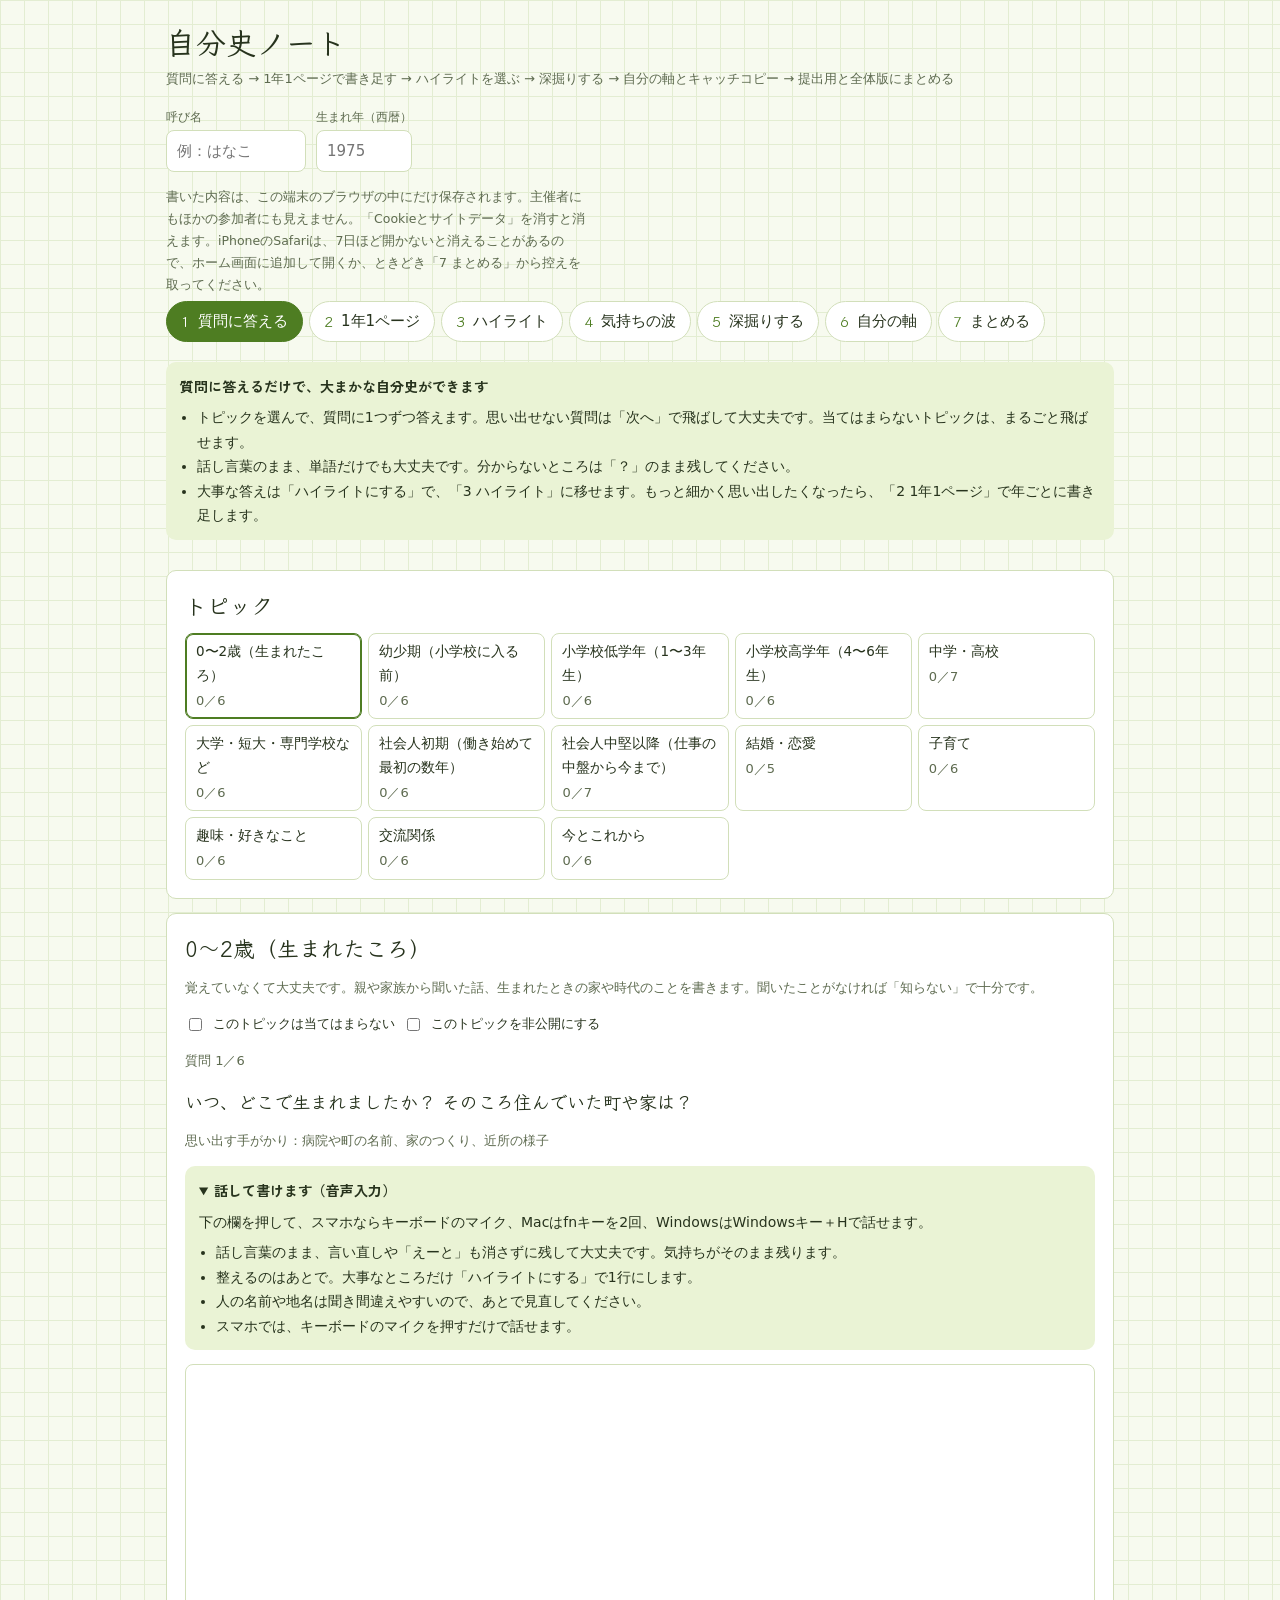
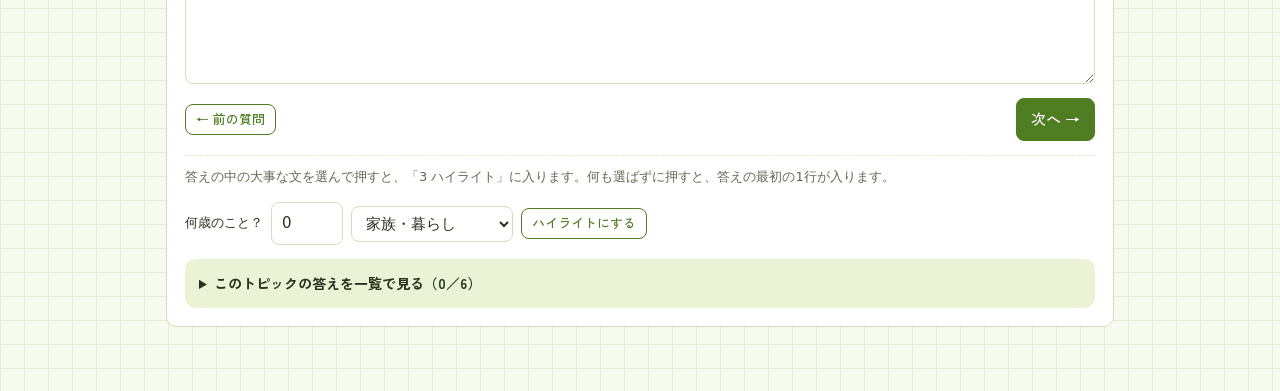
<file: jibunshi/index.html>
<!doctype html>
<html lang="ja">
<head>
<meta charset="utf-8">
<meta name="viewport" content="width=device-width,initial-scale=1,viewport-fit=cover">
<meta name="robots" content="noindex,nofollow">
<meta name="apple-mobile-web-app-capable" content="yes">
<meta name="apple-mobile-web-app-title" content="自分史ノート">
<title>自分史ノート</title>
<style>:root{color-scheme:light;padding-top:env(safe-area-inset-top,0px);padding-bottom:env(safe-area-inset-bottom,0px)}body{margin:0;font-size:14px}img{max-width:100%}[hidden]{display:none!important}</style>
<link rel="preconnect" href="https://fonts.googleapis.com">
<link rel="stylesheet" href="https://fonts.googleapis.com/css2?family=Klee+One:wght@400;600&family=Zen+Kaku+Gothic+New:wght@400;500;700&display=swap">
<style>
/* Layout: 方眼ノートの1冊。上に名前と生まれ年、5つの手順をタブで進む。各手順は「書き方のコツ」→作業面の順 */
:root{
  --paper:#f7faef; --sheet:#ffffff; --grid:#e3edd2; --ink:#27331d; --muted:#5e6b50;
  --pen:#4e7d22; --pen-soft:#eaf3d5; --marker:#ffe27a; --marker-ink:#4a3b00;
  --line:#d2dfba; --warn:#b4432f; --ok:#2f7a4f;
  --c-work:#2b66a8; --c-private:#2f7a4f; --c-love:#b4527a; --c-hobby:#a8701e;
  --f-hand:"Klee One","Hiragino Maru Gothic ProN","Yu Gothic",sans-serif;
  --f-body:"Zen Kaku Gothic New","Hiragino Sans","Yu Gothic",system-ui,sans-serif;
  --r:10px;
}
@media (prefers-color-scheme: dark){:root:not([data-theme="light"]){
  --paper:#13190f; --sheet:#1b2415; --grid:#26321c; --ink:#e9efdf; --muted:#a2af8e;
  --pen:#b3d67a; --pen-soft:#2a3a1d; --marker:#e9c94a; --marker-ink:#2a2100;
  --line:#3a4a2b; --warn:#ec8a76; --ok:#7cc79a;
  --c-work:#7fb0ea; --c-private:#7cc79a; --c-love:#e597b8; --c-hobby:#e2b26a; color-scheme:dark}}
:root[data-theme="dark"]{
  --paper:#13190f; --sheet:#1b2415; --grid:#26321c; --ink:#e9efdf; --muted:#a2af8e;
  --pen:#b3d67a; --pen-soft:#2a3a1d; --marker:#e9c94a; --marker-ink:#2a2100;
  --line:#3a4a2b; --warn:#ec8a76; --ok:#7cc79a;
  --c-work:#7fb0ea; --c-private:#7cc79a; --c-love:#e597b8; --c-hobby:#e2b26a; color-scheme:dark}
*{box-sizing:border-box}
body{background:var(--paper);color:var(--ink);font-family:var(--f-body);font-size:15px;line-height:1.75;
  background-image:linear-gradient(var(--grid) 1px,transparent 1px),linear-gradient(90deg,var(--grid) 1px,transparent 1px);
  background-size:24px 24px;}
.wrap{max-width:980px;margin:0 auto;padding-block:20px 64px;
  padding-left:max(16px,env(safe-area-inset-left,0px));padding-right:max(16px,env(safe-area-inset-right,0px));}
h1,h2,h3{font-family:var(--f-hand);font-weight:600;text-wrap:balance;margin:0;line-height:1.4}
h1{font-size:30px} h2{font-size:22px} h3{font-size:17px}
p{margin:0}
.muted{color:var(--muted)}
.small{font-size:13px}
button,input,select,textarea{font:inherit;color:inherit}
button{cursor:pointer}
:focus-visible{outline:2px solid var(--pen);outline-offset:2px}
.sheet{background:var(--sheet);border:1px solid var(--line);border-radius:var(--r);padding:18px}
.head{display:flex;flex-wrap:wrap;gap:16px;align-items:flex-end;justify-content:space-between;margin-bottom:14px}
.who{display:flex;flex-wrap:wrap;gap:10px;align-items:flex-end}
.field{display:flex;flex-direction:column;gap:2px}
.field label{font-size:12px;color:var(--muted)}
input[type=text],input[type=number],select,textarea{background:var(--sheet);border:1px solid var(--line);border-radius:8px;padding:7px 10px;min-width:0}
textarea{width:100%;resize:vertical;min-height:84px;line-height:1.7;font-size:16px}
textarea.big{min-height:320px}
.voice summary{cursor:pointer}
.voice ul{margin:6px 0 0}
input[type=number]{width:96px}
.privacy{font-size:12.5px;color:var(--muted);max-width:420px}
.tabs{display:flex;gap:6px;overflow-x:auto;padding-bottom:4px;margin:6px 0 16px;scrollbar-width:thin}
.tab{flex:0 0 auto;border:1px solid var(--line);background:var(--sheet);border-radius:999px;padding:6px 14px;display:flex;gap:8px;align-items:center;white-space:nowrap}
.tab .n{font-family:var(--f-hand);font-weight:600;color:var(--pen)}
.tab[aria-selected=true]{background:var(--pen);border-color:var(--pen);color:var(--sheet)}
.tab[aria-selected=true] .n{color:var(--sheet)}
.intro{display:grid;grid-template-columns:1fr;gap:12px;margin-bottom:16px}
.tip{background:var(--pen-soft);border-radius:var(--r);padding:12px 14px;font-size:14px}
.tip strong{font-weight:700}
.tip ul{margin:6px 0 0;padding-left:1.2em}
.btn{border:1px solid var(--pen);background:var(--pen);color:var(--sheet);border-radius:8px;padding:7px 14px;font-weight:500}
.btn.ghost{background:transparent;color:var(--pen)}
.btn.warn{border-color:var(--warn);color:var(--warn);background:transparent}
.btn.sm{padding:3px 10px;font-size:13px}
.row{display:flex;flex-wrap:wrap;gap:8px;align-items:center}
.stack{display:flex;flex-direction:column;gap:14px}
/* 年表 */
.stage{background:var(--sheet);border:1px solid var(--line);border-radius:var(--r);padding:14px 16px}
.stage-h{display:flex;flex-wrap:wrap;gap:6px 14px;align-items:baseline;justify-content:space-between}
.stage-h .ages{font-size:13px;color:var(--muted);font-variant-numeric:tabular-nums}
.hints{display:grid;grid-template-columns:repeat(4,minmax(0,1fr));gap:8px;margin:10px 0}
.hint-col{font-size:12.5px;color:var(--muted);min-width:0}
.hint-col b{display:block;font-weight:700;margin-bottom:2px}
.chip{display:inline-block;border:1px dashed var(--line);border-radius:6px;padding:0 6px;margin:2px 4px 2px 0;background:transparent;font-size:12.5px;color:var(--muted)}
.chip:hover{border-color:var(--pen);color:var(--pen)}
.add{display:grid;grid-template-columns:84px 150px minmax(0,1fr) auto;gap:8px;align-items:center;margin-top:6px}
.add input[type=number]{width:100%}
.ev{display:grid;grid-template-columns:96px 104px minmax(0,1fr) auto;gap:8px;align-items:start;padding:7px 0;border-top:1px dashed var(--grid)}
.ev:first-child{border-top:0}
.ev .age{font-variant-numeric:tabular-nums;font-size:13.5px}
.ev .age .yr{display:block;color:var(--muted);font-size:12px}
.tag{display:inline-block;font-size:12px;border-radius:999px;padding:1px 8px;border:1px solid currentColor;white-space:nowrap}
.t-work{color:var(--c-work)} .t-private{color:var(--c-private)} .t-love{color:var(--c-love)} .t-hobby{color:var(--c-hobby)}
.ev .txt{min-width:0;overflow-wrap:anywhere}
.ev .txt input{width:100%}
.ev .acts{display:flex;gap:4px;flex-wrap:wrap;justify-content:flex-end}
.icon-btn{border:1px solid var(--line);background:transparent;border-radius:6px;padding:1px 7px;font-size:12.5px;color:var(--muted)}
.icon-btn[aria-pressed=true]{background:var(--marker);color:var(--marker-ink);border-color:var(--marker)}
.lock[aria-pressed=true]{background:var(--ink);color:var(--sheet);border-color:var(--ink)}
.empty{color:var(--muted);font-size:13.5px;padding:4px 0}
/* カーブ */
.chart-box{overflow-x:auto}
.chart-box svg{display:block;width:100%;min-width:560px;height:auto}
.score-list .ev{grid-template-columns:96px minmax(0,1fr) 120px}
/* 深掘り */
.deep{display:grid;grid-template-columns:minmax(0,300px) minmax(0,1fr);gap:16px}
.pick{display:flex;flex-direction:column;gap:4px;max-height:560px;overflow:auto;padding-right:4px}
.pick button{text-align:left;border:1px solid var(--line);background:var(--sheet);border-radius:8px;padding:6px 10px;font-size:13.5px}
.pick button[aria-current=true]{border-color:var(--pen);box-shadow:inset 3px 0 0 var(--pen)}
.pick .grp{font-size:12px;color:var(--muted);margin-top:8px}
.ladder{display:flex;flex-direction:column;gap:12px}
.q{display:flex;flex-direction:column;gap:4px}
.q label{font-weight:500}
.q .sub{font-size:12.5px;color:var(--muted)}
.step-tag{font-family:var(--f-hand);color:var(--pen);font-weight:600;margin-right:6px}
/* 質問 */
.topics{display:grid;grid-template-columns:repeat(auto-fill,minmax(170px,1fr));gap:6px}
.topic{display:flex;flex-direction:column;align-items:flex-start;gap:2px;text-align:left;border:1px solid var(--line);background:var(--sheet);border-radius:8px;padding:6px 10px;font-size:13.5px;color:var(--ink)}
.topic[aria-pressed=true]{border-color:var(--pen);box-shadow:inset 0 0 0 1px var(--pen)}
.small.ok{color:var(--ok)}
.qtext{font-size:18px;line-height:1.6}
.hl-box{border-top:1px dashed var(--grid);padding-top:10px}
.imp summary{cursor:pointer}
.imp-steps{margin:8px 0;padding-left:1.4em}
.imp textarea{width:100%;margin:6px 0}
.imp-item{border-top:1px dashed var(--grid);padding-top:8px}
.imp-item input[type=number]{width:5.5em}
.imp-pre{white-space:pre-wrap;word-break:break-word;font:inherit;font-size:14px;margin:6px 0 0;max-height:12em;overflow:auto}
.warn-t{color:var(--warn,#b3261e)}
.gap{border-top:2px dashed var(--line);margin-top:14px;padding-top:12px}
.gap details summary{cursor:pointer}
.qa-list{margin:8px 0 0;padding-left:1.4em;display:flex;flex-direction:column;gap:8px}
.qa-list li.on>.linkish{font-weight:600}
.linkish{background:none;border:0;padding:0;color:var(--pen);text-align:left;font:inherit;cursor:pointer;text-decoration:underline;text-underline-offset:3px}
/* マトリクス */
.axes{display:grid;grid-template-columns:repeat(2,minmax(0,1fr));gap:8px}
.matrix{display:grid;grid-template-columns:24px minmax(0,1fr) minmax(0,1fr);grid-template-rows:minmax(0,1fr) minmax(0,1fr) auto;gap:6px;margin-top:10px}
.quad{position:relative}
.quad .cnt{position:absolute;right:6px;bottom:4px;font-size:11px;color:var(--muted)}
.mid{margin-top:6px;margin-left:30px;border:1px dashed var(--line);border-radius:8px;padding:6px 8px;display:flex;flex-wrap:wrap;gap:4px;align-items:center;font-size:12.5px}
.mid .q-chip{font-size:12.5px;background:var(--pen-soft);border-radius:6px;padding:1px 7px}
.maps{display:flex;flex-wrap:wrap;gap:6px;align-items:center}
.maps .btn[aria-pressed=true]{background:var(--pen);color:var(--sheet);border-color:var(--pen)}
.axrow{display:grid;grid-template-columns:minmax(0,1fr) minmax(0,1fr) 150px;gap:8px;align-items:end}
.quad{background:var(--sheet);border:1px solid var(--line);border-radius:8px;min-height:120px;padding:8px;display:flex;flex-wrap:wrap;gap:4px;align-content:flex-start}
.quad .q-chip{font-size:12.5px;background:var(--pen-soft);border-radius:6px;padding:1px 7px}
.ax-y{writing-mode:vertical-rl;font-size:12px;color:var(--muted);display:flex;align-items:center;justify-content:center}
.ax-x{font-size:12px;color:var(--muted);display:flex;justify-content:space-between;grid-column:2 / 4}
.place{display:grid;grid-template-columns:minmax(0,1fr) 130px 130px;gap:6px;align-items:center;padding:5px 0;border-top:1px dashed var(--grid);font-size:13.5px}
.two{display:grid;grid-template-columns:minmax(0,1fr) minmax(0,1fr);gap:16px}
/* まとめ */
.out{width:100%;min-height:240px;font-size:13px;font-family:ui-monospace,Menlo,monospace;line-height:1.6}
.toast{position:fixed;left:50%;transform:translateX(-50%);bottom:calc(16px + env(safe-area-inset-bottom,0px));background:var(--ink);color:var(--sheet);padding:8px 16px;border-radius:999px;font-size:13.5px;z-index:20}
.saved{font-size:12px;color:var(--ok)}
.confirm{display:inline-flex;gap:6px;align-items:center;font-size:12.5px;color:var(--warn)}
@media (max-width:760px){
  .hints{grid-template-columns:repeat(2,minmax(0,1fr))}
  .add{grid-template-columns:72px minmax(0,1fr)}
  .add input[type=text]{grid-column:1 / -1}
  .add .btn{grid-column:1 / -1}
  .ev{grid-template-columns:72px minmax(0,1fr)}
  .ev .txt{grid-column:1 / -1}
  .ev .acts{grid-column:1 / -1;justify-content:flex-start}
  .score-list .ev{grid-template-columns:72px minmax(0,1fr)}
  .score-list .ev select{grid-column:1 / -1}
  .deep,.two{grid-template-columns:1fr}
  .pick{max-height:260px}
  .place{grid-template-columns:minmax(0,1fr) minmax(0,1fr)}
  .place .ptxt{grid-column:1 / -1}
  .axrow{grid-template-columns:minmax(0,1fr) minmax(0,1fr)}
  .axrow select{grid-column:1 / -1}
}
@media (prefers-reduced-motion:reduce){*{transition:none!important}}
</style>
</head>
<body>

<div class="wrap">
  <header class="head">
    <div class="stack" style="gap:6px">
      <h1>自分史ノート</h1>
      <p class="muted small">質問に答える → 1年1ページで書き足す → ハイライトを選ぶ → 深掘りする → 自分の軸とキャッチコピー → 提出用と全体版にまとめる</p>
    </div>
    <div class="who">
      <div class="field"><label for="f-name">呼び名</label><input id="f-name" type="text" placeholder="例：はなこ" style="width:140px"></div>
      <div class="field"><label for="f-birth">生まれ年（西暦）</label><input id="f-birth" type="number" min="1920" max="2025" placeholder="1975"></div>
      <span id="saved" class="saved" aria-live="polite"></span>
    </div>
  </header>
  <p class="privacy">書いた内容は、この端末のブラウザの中にだけ保存されます。主催者にもほかの参加者にも見えません。「Cookieとサイトデータ」を消すと消えます。iPhoneのSafariは、7日ほど開かないと消えることがあるので、ホーム画面に追加して開くか、ときどき「7 まとめる」から控えを取ってください。</p>

  <nav class="tabs" role="tablist" aria-label="手順">
    <button class="tab" role="tab" data-step="ask"><span class="n">1</span>質問に答える</button>
    <button class="tab" role="tab" data-step="years"><span class="n">2</span>1年1ページ</button>
    <button class="tab" role="tab" data-step="write"><span class="n">3</span>ハイライト</button>
    <button class="tab" role="tab" data-step="curve"><span class="n">4</span>気持ちの波</button>
    <button class="tab" role="tab" data-step="deep"><span class="n">5</span>深掘りする</button>
    <button class="tab" role="tab" data-step="oneword"><span class="n">6</span>自分の軸</button>
    <button class="tab" role="tab" data-step="summary"><span class="n">7</span>まとめる</button>
  </nav>

  <main id="main"></main>
</div>
<div id="toast" class="toast" hidden></div>

<script>
(function(){
"use strict";
const KEY="jibunshi-note-v1";
const COLS=[
  {k:"work",label:"仕事・学校"},
  {k:"private",label:"家族・暮らし"},
  {k:"love",label:"恋愛・大切な人"},
  {k:"hobby",label:"好きなこと・特技"}
];
const COL=Object.fromEntries(COLS.map(c=>[c.k,c.label]));
const STAGES=[
  {label:"生まれ〜幼稚園",from:0,to:5,hints:{work:["通っていた園","先生のひとこと"],private:["生まれた場所・育った町","家族の顔ぶれ","いちばん古い記憶"],love:["大好きだった人"],hobby:["夢中だった遊び","好きだった絵本・テレビ"]}},
  {label:"小学校",from:6,to:11,hints:{work:["好きな教科・苦手な教科","習いごと・塾","先生に言われて残っている言葉"],private:["家での役割","家族の出来事","やりたくてもできなかったこと"],love:["初恋","仲良しの友だち"],hobby:["夢中になったもの","ほめられたこと"]}},
  {label:"中学校",from:12,to:14,hints:{work:["部活","進路の決め方"],private:["家族との関係","初めて自分で決めたこと"],love:["好きだった人"],hobby:["ハマったもの","人に教えていたこと"]}},
  {label:"高校",from:15,to:17,hints:{work:["部活・役割","進路を選んだ理由"],private:["アルバイト","家の事情"],love:["恋愛"],hobby:["好きだった音楽・本"]}},
  {label:"学生時代・20代前半",from:18,to:24,hints:{work:["学校・専攻","就職先を選んだ理由","最初の仕事"],private:["一人暮らし・家族"],love:["恋愛・別れ"],hobby:["出会った本・人","続けていたこと"]}},
  {label:"20代後半〜30代",from:25,to:39,hints:{work:["異動・転職","評価されたこと","壁にぶつかったこと"],private:["結婚・パートナー","出産・子育て","住まい"],love:["パートナーとの関係"],hobby:["学び直し","再開したこと"]}},
  {label:"40代から今まで",from:40,to:120,hints:{work:["働き方を変えた理由","独立・挑戦"],private:["家族の変化","手放したもの"],love:["大切にしたい関係"],hobby:["今いちばん時間を使っていること"]}}
];
const LADDER=[
  {k:"fact",step:"事実",label:"いつ、どこで、誰と？",sub:"何歳・何年・場所・一緒にいた人。分からないところは「？」のままで大丈夫です。"},
  {k:"scene",step:"場面",label:"覚えている具体的なものは？",sub:"人の名前、言われた言葉、色、音、におい。固有名詞が出ると記憶がほどけます。"},
  {k:"feel",step:"気持ち",label:"そのとき、どんな気持ちだった？",sub:"今の気持ちではなく、そのときの気持ちを。うれしい・くやしい・さみしい、一言でもいいです。"},
  {k:"why",step:"理由",label:"なぜそうした？ なぜそうなった？",sub:"自分で選んだこと、選べなかったこと。きっかけになった人や出来事。"},
  {k:"now",step:"今へ",label:"今の自分のどこにつながっている？",sub:"仕事のやり方、大事にしていること、苦手なこと、得意なこと。"},
  {k:"reframe",step:"見直す",label:"今の自分から見ると、どう見える？",sub:"「相手の立場だったら？」「この経験がなかったら、今の私は？」「今なら誰に何を伝えたい？」から1つ選んで。無理に前向きにしなくて大丈夫です。"}
];
const AXIS_PRESETS=[
  ["楽だった","苦しかった"],
  ["ためになった","ためにならなかった"],
  ["お金が儲かった","儲からなかった"],
  ["たくさんの人と知り合えた","知り合えなかった"],
  ["家から近かった","遠かった"],
  ["体を使った（肉体系）","頭を使った（知能系）"],
  ["楽しかった","つまらなかった"]
];
const OLD_AXES={xL:"苦しかった",xR:"楽しかった",yT:"ためになった",yB:"ためにならなかった"};
function newMap(n){return{id:"m"+n,theme:"work",yT:"楽だった",yB:"苦しかった",xL:"ためにならなかった",xR:"ためになった",note:"",pos:{}};}

let S=load();
let view=(location.hash||"").replace("#","")||"ask";
let curDeep=null;
let confirmId=null;
let curYear=null;

function blank(){return{name:"",birth:"",events:[],years:{},lastYear:0,qa:{a:{},skip:{},priv:{},cur:{t:"birth",q:0}},maps:[newMap(1)],curMap:"m1",mapSeq:2,magic:{good:"",seek:"",s1:"",s2:"",s3:""},catch:{how:"",who:"",what:"",line:""},seq:1};}
function load(){
  try{const raw=localStorage.getItem(KEY);if(raw){const d=JSON.parse(raw);return normalize(d);}}catch(e){}
  return blank();
}
function normalize(d){
  const b=blank();const o=Object.assign(b,d||{});
  o.magic=Object.assign(blank().magic,o.magic||{});
  o.catch=Object.assign(blank().catch,o.catch||{});
  const ys={};if(o.years&&typeof o.years==="object")for(const[k,v]of Object.entries(o.years)){const a=Math.round(+k);if(a>=0&&a<=120&&typeof v==="string")ys[a]=v;}
  o.years=ys;o.lastYear=Math.max(0,Math.min(120,Math.round(+o.lastYear||0)));
  o.events=Array.isArray(o.events)?o.events.filter(e=>e&&typeof e==="object").map(e=>({id:e.id||("e"+Math.random().toString(36).slice(2,8)),age:(e.age===""||e.age==null||isNaN(+e.age))?"":+e.age,col:COL[e.col]?e.col:"private",text:String(e.text||""),score:(e.score===""||e.score==null||isNaN(+e.score))?null:+e.score,star:!!e.star,priv:!!e.priv,deep:e.deep&&typeof e.deep==="object"?e.deep:{}})):[];
  o.seq=Math.max(+o.seq||1,o.events.length+1);
  normalizeMaps(o,d||{});
  const qa=(d&&d.qa&&typeof d.qa==="object")?d.qa:{};
  const obj=v=>(v&&typeof v==="object"&&!Array.isArray(v))?v:{};
  const qaA={};for(const[k,v]of Object.entries(obj(qa.a)))if(typeof v==="string"&&/^[a-z]+:\d+$/.test(k))qaA[k]=v;
  const flags=v=>{const r={};for(const[k,x]of Object.entries(obj(v)))if(x)r[k]=true;return r;};
  const c=obj(qa.cur);
  o.qa={a:qaA,skip:flags(qa.skip),priv:flags(qa.priv),cur:{t:typeof c.t==="string"?c.t:"birth",q:Math.max(0,+c.q||0)}};
  return o;
}
let saveTimer=null;
function normalizeMaps(o,d){
  const okX=v=>v==="L"||v==="C"||v==="R",okY=v=>v==="T"||v==="C"||v==="B";
  if(Array.isArray(d.maps)&&d.maps.length){
    o.maps=d.maps.filter(m=>m&&typeof m==="object").map((m,i)=>{
      const b=newMap(i+1),r=Object.assign(b,m);
      ["yT","yB","xL","xR","note"].forEach(k=>r[k]=String(r[k]==null?"":r[k]));
      if(r.theme!=="all"&&!COL[r.theme])r.theme="all";
      const pos={};if(m.pos&&typeof m.pos==="object")for(const[k,v]of Object.entries(m.pos)){if(v&&(okX(v.x)||okY(v.y)))pos[k]={x:okX(v.x)?v.x:"",y:okY(v.y)?v.y:""};}
      r.pos=pos;return r;});
    if(!o.maps.length)o.maps=[newMap(1)];
  }else{
    /* 旧版（軸1つ・出来事にmx/my）からの引き継ぎ */
    const m=newMap(1);m.theme="all";
    const ax=Object.assign({...OLD_AXES},d.axes||{});
    const isOld=Object.keys(OLD_AXES).every(k=>ax[k]===OLD_AXES[k]);
    if(!isOld){m.xL=ax.xL;m.xR=ax.xR;m.yT=ax.yT;m.yB=ax.yB;}
    (Array.isArray(d.events)?d.events:[]).forEach(e=>{
      if(!e||!e.id||!(e.mx||e.my))return;
      if(isOld)m.pos[e.id]={x:e.my==="T"?"R":e.my==="B"?"L":"",y:e.mx==="R"?"T":e.mx==="L"?"B":""};
      else m.pos[e.id]={x:okX(e.mx)?e.mx:"",y:okY(e.my)?e.my:""};
    });
    o.maps=[m];
  }
  o.maps.forEach((m,i)=>{if(!/^m\d+$/.test(m.id)||o.maps.findIndex(x=>x.id===m.id)!==i)m.id="m"+(100+i);});
  o.mapSeq=Math.max(+o.mapSeq||1,...o.maps.map(m=>+m.id.slice(1)+1));
  if(!o.maps.some(m=>m.id===o.curMap))o.curMap=o.maps[0].id;
  delete o.axes;
  o.events.forEach(e=>{delete e.mx;delete e.my;});
}
function curMapObj(){return S.maps.find(m=>m.id===S.curMap)||S.maps[0];}
function mapTitle(m){return `${m.theme==="all"?"すべて":COL[m.theme]}｜${m.yT}↔${m.yB} × ${m.xL}↔${m.xR}`;}
function mapPlaced(m,withPriv){
  const ev=new Map(S.events.map(e=>[e.id,e]));
  const k=e=>e.age===""?999:e.age;
  return Object.entries(m.pos).map(([id,p])=>({e:ev.get(id),p})).filter(o=>o.e&&(o.p.x||o.p.y)&&(m.theme==="all"||o.e.col===m.theme)&&(withPriv||!o.e.priv)).sort((a,b)=>k(a.e)-k(b.e));
}
function posWord(m,p){
  const y=p.y==="T"?m.yT:p.y==="B"?m.yB:p.y==="C"?"どちらとも言えない":"—";
  const x=p.x==="L"?m.xL:p.x==="R"?m.xR:p.x==="C"?"どちらとも言えない":"—";
  return `${y}・${x}`;
}
function mapLines(withPriv){
  const out=[];
  S.maps.forEach(m=>{
    const pl=mapPlaced(m,withPriv);
    if(!pl.length&&!(m.note||"").trim())return;
    out.push("",`■ 題材：${m.theme==="all"?"すべて":COL[m.theme]}（縦：${m.yT}↔${m.yB}／横：${m.xL}↔${m.xR}）`);
    pl.forEach(({e,p})=>out.push(`- ${e.age===""?"":e.age+"歳　"}${e.text}：${posWord(m,p)}`));
    if((m.note||"").trim())out.push(`気づき：${m.note.trim().replace(/\n+/g," ")}`);
  });
  return out;
}
function save(){
  clearTimeout(saveTimer);
  saveTimer=setTimeout(()=>{
    try{localStorage.setItem(KEY,JSON.stringify(S));flashSaved("保存しました");}
    catch(e){flashSaved("この画面では保存できません。控えを取ってください");}
  },400);
}
function flashSaved(t){const el=document.getElementById("saved");el.textContent=t;clearTimeout(el._t);el._t=setTimeout(()=>{el.textContent="";},2200);}
function toast(t){const el=document.getElementById("toast");el.textContent=t;el.hidden=false;clearTimeout(el._t);el._t=setTimeout(()=>{el.hidden=true;},2200);}

function h(tag,attrs,...kids){
  const el=document.createElement(tag);
  if(attrs)for(const[k,v]of Object.entries(attrs)){
    if(v==null||v===false)continue;
    if(k==="class")el.className=v;
    else if(k.startsWith("on"))el.addEventListener(k.slice(2),v);
    else if(k==="text")el.textContent=v;
    else if(k==="value")el.value=v;
    else el.setAttribute(k,v===true?"":v);
  }
  for(const c of kids.flat()){if(c==null||c===false)continue;el.append(c.nodeType?c:document.createTextNode(String(c)));}
  return el;
}
const birth=()=>{const b=+S.birth;return b>1900&&b<2100?b:null;};
function yearOf(age){const b=birth();return(b!=null&&age!==""&&age!=null)?b+(+age):null;}
function ageLabel(e){return e.age===""?"年齢？":e.age+"歳";}
function sorted(list){return[...list].sort((a,b)=>(a.age===""?999:a.age)-(b.age===""?999:b.age));}
function stageOf(age){if(age==="")return null;return STAGES.findIndex(s=>age>=s.from&&age<=s.to);}
function currentAge(){const b=birth();return b?new Date().getFullYear()-b:null;}

/* ---------- header ---------- */
const fName=document.getElementById("f-name"),fBirth=document.getElementById("f-birth");
fName.value=S.name;fBirth.value=S.birth;
fName.addEventListener("input",()=>{S.name=fName.value;save();});
fBirth.addEventListener("input",()=>{S.birth=fBirth.value;save();if(view!=="deep"&&view!=="oneword")render();});

document.querySelectorAll(".tab").forEach(t=>t.addEventListener("click",()=>{go(t.dataset.step);}));
window.addEventListener("hashchange",()=>{const v=location.hash.replace("#","");if(v&&v!==view){view=v;render();}});
function go(v){view=v;try{history.replaceState(null,"","#"+v);}catch(e){}render();window.scrollTo({top:0});}

function render(){
  document.querySelectorAll(".tab").forEach(t=>t.setAttribute("aria-selected",String(t.dataset.step===view)));
  const m=document.getElementById("main");m.replaceChildren();
  const f={ask:vAsk,years:vYears,write:vWrite,curve:vCurve,deep:vDeep,oneword:vOneword,summary:vSummary}[view]||vYears;
  m.append(f());
}

function tip(title,items){return h("div",{class:"tip"},h("strong",{text:title}),h("ul",null,items.map(i=>h("li",{text:i}))));}

/* ---------- 1 1年1ページ ---------- */
function maxAge(){
  const ca=currentAge();
  return Math.max(ca!=null?ca:60,...S.events.filter(e=>e.age!=="").map(e=>e.age),...Object.keys(S.years).map(Number),1);
}
function yearFilled(a){return!!((S.years[a]||"").trim())||S.events.some(e=>e.age===a);}
/* ---------- 1 質問に答える ---------- */
const TOPICS=[
  {k:"birth",label:"0〜2歳（生まれたころ）",age:0,col:"private",sub:"覚えていなくて大丈夫です。親や家族から聞いた話、生まれたときの家や時代のことを書きます。聞いたことがなければ「知らない」で十分です。",qs:[
    ["いつ、どこで生まれましたか？ そのころ住んでいた町や家は？","病院や町の名前、家のつくり、近所の様子"],
    ["家族は誰がいましたか？ 親はそのころ何をしていましたか？","親の仕事や年齢、きょうだい、一緒に住んでいた人"],
    ["名前の由来や、生まれたときの話を聞いたことはありますか？","誰が名前をつけたか、生まれた日のこと、家族の反応"],
    ["赤ちゃんのころの様子で、家族から言われてきたことは？","よく泣いた、おとなしかった、病気をした、など"],
    ["そのころ、家族や世の中にはどんな出来事がありましたか？","引っ越し、家の仕事、時代の出来事"],
    ["生まれたころの話を、今のあなたはどう受け止めていますか？",""]]},
  {k:"young",label:"幼少期（小学校に入る前）",age:4,col:"private",sub:"",qs:[
    ["いちばん古い記憶は何ですか？","場所、におい、音、誰がいたか"],
    ["保育園・幼稚園、または家で、どう過ごしていましたか？","先生、友だち、毎日の流れ"],
    ["夢中だった遊びや、好きだった絵本・テレビ・おもちゃは？",""],
    ["よく一緒にいた人は誰ですか？","家族、近所の人、友だち、先生"],
    ["ほめられたこと、しかられたことで覚えていることは？",""],
    ["どんな子どもだったと思いますか？ 家族からは何と言われていましたか？",""]]},
  {k:"low",label:"小学校低学年（1〜3年生）",age:7,col:"work",sub:"",qs:[
    ["小学校はどんな学校でしたか？ 通学路で覚えていることは？",""],
    ["好きだった教科、苦手だった教科は？",""],
    ["習いごとや、放課後にしていたことは？",""],
    ["仲のよかった友だちと、よくしていた遊びは？",""],
    ["先生や家族に言われて、今も覚えている言葉は？",""],
    ["うれしかったこと、くやしかったこと、さみしかったことは？",""]]},
  {k:"high",label:"小学校高学年（4〜6年生）",age:10,col:"work",sub:"",qs:[
    ["夢中になったもの、得意だったことは？",""],
    ["塾・習いごと・クラブ・委員会で、覚えていることは？",""],
    ["クラスや友だちの中で、どんな役まわりでしたか？","まとめ役、聞き役、目立たないほう、など"],
    ["家の中で起きた出来事や、家での自分の役割は？",""],
    ["やりたくてもできなかったこと、あきらめたことは？",""],
    ["このころ、将来どんな人になりたいと思っていましたか？",""]]},
  {k:"teen",label:"中学・高校",age:14,col:"work",sub:"",qs:[
    ["部活や、打ち込んでいたことは？ そこでの役割は？",""],
    ["好きだった教科、得意なこと・苦手なことは？",""],
    ["友だちや、好きだった人のことで覚えていることは？",""],
    ["家族との関係はどうでしたか？ ぶつかったこと、支えてもらったことは？",""],
    ["人に教えたり、頼られたりしたことは？",""],
    ["進路をどうやって決めましたか？ その理由は？",""],
    ["いちばん心に残っている出来事と、そのときの気持ちは？",""]]},
  {k:"college",label:"大学・短大・専門学校など",age:19,col:"work",sub:"進学しなかった人は、学校を出てから働き始めるまでのことを書いてください。",qs:[
    ["どこで何を学びましたか？ その道を選んだ理由は？",""],
    ["学校の外で打ち込んだことは？","サークル、アルバイト、趣味、旅"],
    ["出会った人、本、考え方で、今も影響が残っているものは？",""],
    ["一人暮らしや、家族との関係で変わったことは？",""],
    ["仕事や進路を、どうやって選びましたか？",""],
    ["このころの自分に、今なら何と声をかけますか？",""]]},
  {k:"early",label:"社会人初期（働き始めて最初の数年）",age:22,col:"work",sub:"",qs:[
    ["最初の仕事・職場はどこで、何をしていましたか？",""],
    ["仕事で最初にぶつかった壁は？ どう越えましたか？",""],
    ["教えてもらったこと、影響を受けた上司や先輩は？",""],
    ["ほめられたこと、うまくいったことは？",""],
    ["休みの日は、何をしていましたか？",""],
    ["このころ、仕事や将来についてどう思っていましたか？",""]]},
  {k:"mid",label:"社会人中堅以降（仕事の中盤から今まで）",age:35,col:"work",sub:"",qs:[
    ["異動、転職、独立など、働き方が変わった出来事は？ その理由は？",""],
    ["任された役割や、自分から手を挙げたことは？",""],
    ["いちばん大変だった時期と、それをどう越えたかは？",""],
    ["人から頼られること、よく相談されることは？",""],
    ["仕事で大事にしてきたことは？",""],
    ["手放したもの、やめたことと、その理由は？",""],
    ["今の仕事や活動につながっていることは？",""]]},
  {k:"love",label:"結婚・恋愛",age:"",col:"love",sub:"書きたいところだけで大丈夫です。上の「このトピックを非公開にする」で、提出用とAIに貼る文から外せます。",qs:[
    ["心に残っている恋愛や、大切な人との出会いは？",""],
    ["別れや、うまくいかなかった経験から学んだことは？",""],
    ["結婚やパートナーとの暮らしを決めたきっかけは？","していない人は、そう選んできた理由でも"],
    ["大切な人との関係で、変わってきたこと、続けていることは？",""],
    ["人との関係で、いちばん大切にしていることは？",""]]},
  {k:"kids",label:"子育て",age:"",col:"private",sub:"子育てに関わっていない人は、「このトピックは当てはまらない」で飛ばしてください。",qs:[
    ["子どもが生まれたとき（家族になったとき）のことで、覚えていることは？",""],
    ["子育てでいちばん大変だった時期は？",""],
    ["子育ての中で、自分が始めたこと、やめたことは？",""],
    ["子どもから教わったことは？",""],
    ["子育てを通して、働き方や考え方はどう変わりましたか？",""],
    ["子育てで大事にしてきたことは？",""]]},
  {k:"hobby",label:"趣味・好きなこと",age:"",col:"hobby",sub:"",qs:[
    ["子どものころから今まで、ずっと好きなことは？",""],
    ["時間を忘れて夢中になれることは？",""],
    ["習ったこと、続けてきたこと、一度やめてまた始めたことは？",""],
    ["人からほめられる、頼まれる趣味や特技は？",""],
    ["趣味を通して出会った人や、広がった世界は？",""],
    ["これから始めたいこと、もう一度やりたいことは？",""]]},
  {k:"friends",label:"交流関係",age:"",col:"love",sub:"",qs:[
    ["人生の節目で出会った、大事な人は誰ですか？","名前を出したくなければ「〇〇さん」で"],
    ["今もつながっている昔からの友だちは？ どんなつながりですか？",""],
    ["仲間やグループの中で、自分はどんな役まわりですか？","地域、習いごと、職場、オンライン"],
    ["人からよく相談されること、頼まれることは？",""],
    ["離れた関係や、距離を置いた人から学んだことは？",""],
    ["これから出会いたいのは、どんな人ですか？",""]]},
  {k:"now",label:"今とこれから",age:"now",col:"work",sub:"ここで書いたことは、「6 自分の軸」でキャッチコピーを考えるときの材料になります。",qs:[
    ["今、いちばん時間とエネルギーを使っていることは？",""],
    ["振り返ると、何度も同じように選んできたことは？","自分のくせ、いつも戻ってくる場所"],
    ["人生でずっと大事にしてきたものは？",""],
    ["これまでの経験で、誰かの役に立てそうなことは？",""],
    ["これからやってみたいこと、届けたい人は？",""],
    ["今の自分に、ひとこと声をかけるとしたら？",""]]}
];
const TOPIC=Object.fromEntries(TOPICS.map(t=>[t.k,t]));
function qaKey(t,i){return t+":"+i;}
function qaAns(t,i){return(S.qa.a[qaKey(t,i)]||"").trim();}
function qaCount(t){return TOPIC[t].qs.filter((_,i)=>qaAns(t,i)).length;}
function topicAge(t){const a=TOPIC[t].age;if(a==="now"){const c=currentAge();return c==null?"":c;}return a;}
function vAsk(){
  const box=h("div",{class:"stack"});
  box.append(h("div",{class:"intro"},tip("質問に答えるだけで、大まかな自分史ができます",[
    "トピックを選んで、質問に1つずつ答えます。思い出せない質問は「次へ」で飛ばして大丈夫です。当てはまらないトピックは、まるごと飛ばせます。",
    "話し言葉のまま、単語だけでも大丈夫です。分からないところは「？」のまま残してください。",
    "大事な答えは「ハイライトにする」で、「3 ハイライト」に移せます。もっと細かく思い出したくなったら、「2 1年1ページ」で年ごとに書き足します。"
  ])));
  let cur=S.qa.cur;if(!TOPIC[cur.t]){cur=S.qa.cur={t:TOPICS[0].k,q:0};}
  const T=TOPIC[cur.t];cur.q=Math.max(0,Math.min(T.qs.length-1,cur.q|0));
  const go2=(t,q)=>{S.qa.cur={t,q};save();render();window.scrollTo({top:0});};

  /* トピック一覧 */
  box.append(h("div",{class:"sheet stack"},h("h2",{text:"トピック"}),h("div",{class:"topics"},
    TOPICS.map(t=>{const n=qaCount(t.k),sk=!!S.qa.skip[t.k];
      return h("button",{class:"topic",type:"button","aria-pressed":String(t.k===cur.t),onclick:()=>go2(t.k,0)},
        h("span",{text:t.label}),
        h("span",{class:"small "+(sk?"muted":n?"ok":"muted"),text:sk?"当てはまらない":`${n}／${t.qs.length}`}),
        S.qa.priv[t.k]?h("span",{class:"small muted",text:"非公開"}):null);}))));

  /* 今のトピック */
  const sec=h("section",{class:"sheet stack"});
  const ag=topicAge(T.k);
  sec.append(h("div",{class:"stage-h"},h("h2",{text:T.label}),
    ag!==""&&typeof T.age==="number"&&birth()?h("span",{class:"ages",text:`${birth()+T.age}年ごろ〜`}):null));
  if(T.sub)sec.append(h("p",{class:"small muted",text:T.sub}));
  const skipCb=h("input",{type:"checkbox",id:"qa-skip",checked:!!S.qa.skip[T.k]});
  skipCb.addEventListener("change",()=>{if(skipCb.checked)S.qa.skip[T.k]=true;else delete S.qa.skip[T.k];save();render();});
  const privCb=h("input",{type:"checkbox",id:"qa-priv",checked:!!S.qa.priv[T.k]});
  privCb.addEventListener("change",()=>{if(privCb.checked)S.qa.priv[T.k]=true;else delete S.qa.priv[T.k];save();render();});
  sec.append(h("div",{class:"row small"},
    h("label",{class:"row",for:"qa-skip"},skipCb,"このトピックは当てはまらない"),
    h("label",{class:"row",for:"qa-priv"},privCb,"このトピックを非公開にする")));
  const ti=TOPICS.indexOf(T),nextT=TOPICS[ti+1];
  if(S.qa.skip[T.k]){
    sec.append(h("p",{class:"empty",text:"このトピックは飛ばしています。答えたくなったら、上のチェックを外してください。"}));
    if(nextT)sec.append(h("div",{class:"row"},h("button",{class:"btn",type:"button",onclick:()=>go2(nextT.k,0)},"次のトピックへ →")));
    box.append(sec);return box;
  }
  const qi=cur.q,[qt,qh]=T.qs[qi];
  sec.append(h("p",{class:"small muted",text:`質問 ${qi+1}／${T.qs.length}`}));
  sec.append(h("h3",{class:"qtext",text:qt}));
  if(qh)sec.append(h("p",{class:"small muted",text:"思い出す手がかり："+qh}));
  sec.append(voiceGuide());
  const key=qaKey(T.k,qi);
  const ta=h("textarea",{id:"qa-ans",class:"big",rows:"8",value:S.qa.a[key]||"","aria-label":qt});
  ta.addEventListener("input",()=>{if(ta.value)S.qa.a[key]=ta.value;else delete S.qa.a[key];save();});
  sec.append(ta);
  const last=qi>=T.qs.length-1;
  sec.append(h("div",{class:"row",style:"justify-content:space-between"},
    h("button",{class:"btn ghost sm",type:"button",disabled:qi<=0,onclick:()=>go2(T.k,qi-1)},"← 前の質問"),
    last?(nextT?h("button",{class:"btn",type:"button",onclick:()=>go2(nextT.k,0)},"次のトピックへ →"):h("span",{class:"small ok",text:"最後の質問です。おつかれさまでした"}))
        :h("button",{class:"btn",type:"button",onclick:()=>go2(T.k,qi+1)},"次へ →")));

  /* ハイライトにする */
  const ageIn=h("input",{type:"number",min:"0",max:"120",value:ag,"aria-label":"何歳のことか",style:"width:72px"});
  const colIn=h("select",{"aria-label":"ハイライトの分類"},COLS.map(c=>h("option",{value:c.k,selected:c.k===T.col},c.label)));
  sec.append(h("div",{class:"hl-box stack"},
    h("p",{class:"small muted",text:"答えの中の大事な文を選んで押すと、「3 ハイライト」に入ります。何も選ばずに押すと、答えの最初の1行が入ります。"}),
    h("div",{class:"row"},h("span",{class:"small",text:"何歳のこと？"}),ageIn,colIn,
      h("button",{class:"btn ghost sm",type:"button",onclick:()=>{
        let s=ta.value.slice(ta.selectionStart,ta.selectionEnd);
        if(!s.trim())s=(ta.value.split("\n").find(l=>l.trim())||"");
        s=s.replace(/\s+/g," ").trim();
        if(!s){toast("先に答えを書いてください");return;}
        const a=ageIn.value===""||isNaN(+ageIn.value)?"":Math.max(0,Math.min(120,Math.round(+ageIn.value)));
        S.events.push({id:"e"+(S.seq++),age:a,col:colIn.value,text:s.slice(0,140),score:null,star:false,priv:!!S.qa.priv[T.k],deep:{}});
        save();toast(a===""?"ハイライトにしました（年齢はあとで入れられます）":"ハイライトにしました");
      }},"ハイライトにする"))));

  /* このトピックの答え一覧 */
  const list=h("ol",{class:"qa-list"});
  T.qs.forEach(([q],i)=>{const v=qaAns(T.k,i);
    list.append(h("li",{class:i===qi?"on":null},h("button",{class:"linkish",type:"button",onclick:()=>go2(T.k,i)},q),
      h("div",{class:"small "+(v?"":"muted"),text:v?v.replace(/\n+/g," ").slice(0,80)+(v.length>80?"…":""):"まだ答えていません"})));});
  sec.append(h("details",{class:"tip"},h("summary",null,h("strong",{text:`このトピックの答えを一覧で見る（${qaCount(T.k)}／${T.qs.length}）`})),list));
  box.append(sec);
  return box;
}
function buildTopicDoc(){
  const out=[`# ${S.name?S.name+"の":""}自分史（トピック別）`];
  if(birth())out.push(`${birth()}年生まれ`);
  const t=buildTopics(true,"##");
  out.push(...(t.length?t:["","（「1 質問に答える」で答えると、ここに並びます）"]));
  return out.join("\n").replace(/\n{3,}/g,"\n\n").trim();
}
function buildTopics(withPriv,heading){
  const out=[];
  TOPICS.forEach(t=>{
    if(S.qa.skip[t.k])return;
    if(S.qa.priv[t.k]&&!withPriv)return;
    const qs=t.qs.map(([q],i)=>[q,qaAns(t.k,i)]).filter(x=>x[1]);
    if(!qs.length)return;
    out.push("",`${heading} ${t.label}${S.qa.priv[t.k]?"［非公開］":""}`);
    qs.forEach(([q,a])=>out.push("",`Q. ${q}`,a.split("\n").map(l=>l.trim()).filter(Boolean).join("\n")));
  });
  return out;
}

function vYears(){
  const box=h("div",{class:"stack"});
  box.append(h("div",{class:"intro"},tip("1年1ページの書き方",[
    "決まったやり方はありません。1ページを1年として、その年にあったことを思い出せる限り書き写していきます。",
    "文章にしなくて大丈夫です。単語、箇条書き、話し言葉のままで書いてください。「こんなことは書かなくていいかも」と思うことほど書きます。",
    "大事だと思った行は、選んで「選んだ文をハイライトにする」を押します。提出用の箇条書きは、このハイライトから作ります。",
    "思い出せない年は飛ばして大丈夫です。分からないところは「？」のまま残し、推測で埋めないでください。"
  ])));
  box.append(importBox());
  const max=maxAge();
  if(curYear==null)curYear=S.lastYear||0;
  curYear=Math.max(0,Math.min(curYear,max));
  const a=curYear,y=yearOf(a),si=stageOf(a),st=STAGES[si>=0?si:0];
  const setYear=n=>{curYear=Math.max(0,Math.min(max,n));S.lastYear=curYear;save();render();window.scrollTo({top:0});};
  const filled=[];for(let i=0;i<=max;i++)if(yearFilled(i))filled.push(i);
  const jump=h("select",{"aria-label":"年を選ぶ"},Array.from({length:max+1},(_,i)=>h("option",{value:String(i),selected:i===a},`${i}歳${yearOf(i)?"（"+yearOf(i)+"年）":""}${yearFilled(i)?" ✓":""}`)));
  jump.addEventListener("change",()=>setYear(+jump.value));
  box.append(h("div",{class:"sheet row",style:"justify-content:space-between"},
    h("div",{class:"row"},
      h("button",{class:"btn ghost sm",type:"button",disabled:a<=0,onclick:()=>setYear(a-1)},"← 前の年"),
      jump,
      h("button",{class:"btn ghost sm",type:"button",disabled:a>=max,onclick:()=>setYear(a+1)},"次の年 →")),
    h("span",{class:"small muted",text:`書いた年：${filled.length}／${max+1}ページ`+(birth()?"":"（生まれ年を入れると西暦が出ます）")})
  ));
  const page=h("section",{class:"sheet stack"});
  page.append(h("div",{class:"stage-h"},h("h2",{text:`${a}歳${y?"（"+y+"年）":""}`}),h("span",{class:"ages",text:st.label})));
  const ta=h("textarea",{id:"yr-"+a,class:"big",rows:"16",value:S.years[a]||"",placeholder:"この年にあったこと、覚えていること、そのときの気持ちを、思い出せる限り。話して入れても、書いても大丈夫です。"});
  ta.addEventListener("input",()=>{S.years[a]=ta.value;save();});
  const hints=h("div",{class:"hints"});
  COLS.forEach(c=>{
    hints.append(h("div",{class:"hint-col"},h("b",{class:"t-"+c.k,text:c.label}),
      (st.hints[c.k]||[]).map(t=>h("button",{class:"chip",type:"button",onclick:()=>{
        const ins=(ta.value&&!ta.value.endsWith("\n")?"\n":"")+`【${c.label}】${t}：`;
        ta.value+=ins;S.years[a]=ta.value;save();ta.focus();ta.selectionStart=ta.selectionEnd=ta.value.length;
      }},t))));
  });
  page.append(h("p",{class:"small muted",text:"点線のヒントを押すと、見出しが入ります。"}),hints,voiceGuide(),ta);
  const colIn=h("select",{"aria-label":"ハイライトの分類"},COLS.map(c=>h("option",{value:c.k},c.label)));
  const txtIn=h("input",{type:"text","aria-label":"ハイライトを書く",placeholder:"または、ハイライトを1行で書く"});
  const addHl=t=>{
    t=(t||"").replace(/^【[^】]*】/,"").replace(/\s+/g," ").trim();
    if(!t)return false;
    S.events.push({id:"e"+(S.seq++),age:a,col:colIn.value,text:t.slice(0,140),score:null,star:false,priv:false,deep:{}});
    save();render();toast("ハイライトにしました");return true;
  };
  page.append(h("div",{class:"row"},colIn,
    h("button",{class:"btn",type:"button",onclick:()=>{
      const s=ta.value.slice(ta.selectionStart,ta.selectionEnd);
      if(!s.trim()){toast("ハイライトにしたい文を選んでから押してください");return;}
      addHl(s);
    }},"選んだ文をハイライトにする")));
  txtIn.addEventListener("keydown",ev=>{if(ev.key==="Enter"&&!ev.isComposing){ev.preventDefault();if(!addHl(txtIn.value))txtIn.focus();}});
  page.append(h("div",{class:"add",style:"grid-template-columns:minmax(0,1fr) auto"},txtIn,h("button",{class:"btn ghost",type:"button",onclick:()=>{if(!addHl(txtIn.value))txtIn.focus();}},"追加")));
  const hl=sorted(S.events.filter(e=>e.age===a));
  const list=h("div");
  if(hl.length)hl.forEach(e=>list.append(evRow(e)));else list.append(h("p",{class:"empty",text:"この年のハイライトはまだありません"}));
  page.append(h("h3",{text:"この年のハイライト"}),list);
  box.append(page);
  if(!S.events.length&&!filled.length){
    box.append(h("div",{class:"sheet row",style:"justify-content:space-between"},
      h("p",{class:"muted",text:"使い方を先に見たいときは、見本を入れてみてください。"}),
      h("button",{class:"btn ghost sm",onclick:()=>{loadSample();}},"見本を入れて使い方を見る")));
  }
  return box;
}

/* ---------- 手書きノートの取り込み ---------- */
const SCAN_PROMPT=`添付した写真は、私が手書きで書いた自分史のノートです。次のルールで、文字に書き起こしてください。
・書いてあるとおりに書き写す。言葉を足したり、整えたり、要約したりしない
・読めない字は［？］にする
・年齢や年ごとに、見出しを行の頭に「■ 14歳」または「■ 1985年」の形で付ける。ノートに書いてある年齢・年に合わせる
・年齢も年も書いていない部分は、「■ 年がわからない」の見出しの下にまとめる
・写真が何枚かあるときは、写真の順番どおりに続けて書く
・見出しと書き起こした文だけを出す。説明やまとめは付けない`;
let impOpen=false,impText="",impChunks=null;
function zen2han(s){return s.replace(/[０-９]/g,c=>String.fromCharCode(c.charCodeAt(0)-0xFEE0));}
function parseImport(src){
  const chunks=[];let cur=null;
  const push=(label,age)=>{cur={label,age,lines:[]};chunks.push(cur);};
  src.replace(/\r/g,"").split("\n").forEach(raw=>{
    const line=zen2han(raw).trim();
    const dated=/\d{1,4}\s*(歳|才|年)/;
    const hm=line.match(/^(?:■|#{1,4})\s*(.*)$/),bm=line.match(/^【([^】]*)】$/);
    const head=hm?hm[1]:(bm&&dated.test(bm[1]))?bm[1]:(/^\d{1,4}\s*(歳|才|年)/.test(line)&&line.length<=16)?line:null;
    if(head!=null){
      const am=head.match(/(\d{1,3})\s*(?:歳|才)/),ym=head.match(/((?:19|20)\d\d)\s*年?/);
      let age=null;
      if(am)age=+am[1];else if(ym&&birth())age=+ym[1]-birth();
      if(age!=null&&(age<0||age>120))age=null;
      push(head.replace(/^[■#\s]+/,"")||"見出しなし",age);return;
    }
    if(!cur){if(!line)return;push("見出しの前の部分",null);}
    cur.lines.push(raw.replace(/\s+$/,""));
  });
  return chunks.map(c=>({label:c.label,age:c.age,text:c.lines.join("\n").replace(/^\n+|\n+$/g,"")})).filter(c=>c.text.trim());
}
function importBox(){
  const d=h("details",{class:"tip imp",open:impOpen});
  d.addEventListener("toggle",()=>{impOpen=d.open;});
  d.append(h("summary",null,h("strong",{text:"手書きのノートから取り込む"})));
  d.append(h("ol",{class:"imp-steps"},
    h("li",{text:"ノートのページを、スマホで1ページずつ撮ります。"}),
    h("li",{text:"下の「読み取り用の文をコピー」を押して、その文と写真を、ふだん使っているAI（ChatGPTなど）に送ります。"}),
    h("li",{text:"AIが書き起こした文をコピーして、下の欄に貼り、「中身を確かめる」を押します。"}),
    h("li",{text:"どの年に入るかを確かめてから「取り込む」を押します。"}),
    h("li",{text:"最後に、いちばん下の「ノートに書いていないことだけ、AIに聞いてもらう」で、足りないところを埋めます。"})));
  d.append(h("p",{class:"small muted",text:"写真はこのアプリには送られません。送り先は、あなたが使っているAIだけです。AIの読み間違いがあるので、取り込んだあとに読み返して直してください。"}));
  const pr=h("textarea",{rows:"6",readonly:true,"aria-label":"AIに送る読み取り用の文",value:SCAN_PROMPT});
  d.append(h("div",{class:"row"},copyBtn(()=>SCAN_PROMPT,pr,"読み取り用の文をコピー")),pr);
  const src=h("textarea",{id:"imp-src",rows:"8","aria-label":"AIが書き起こした文を貼る",placeholder:"AIが書き起こした文をここに貼ります",value:impText});
  src.addEventListener("input",()=>{impText=src.value;});
  d.append(h("h3",{text:"AIが書き起こした文"}),src,h("div",{class:"row"},
    h("button",{class:"btn",type:"button",onclick:()=>{
      impText=src.value;impChunks=parseImport(impText);
      if(!impChunks.length)toast("取り込める文が見つかりませんでした");
      impOpen=true;render();
    }},"中身を確かめる"),
    impText||impChunks?h("button",{class:"btn ghost sm",type:"button",onclick:()=>{impText="";impChunks=null;impOpen=true;render();}},"欄を空にする"):null));
  if(impChunks&&impChunks.length){
    const list=h("div",{class:"imp-list stack"});
    if(!birth()&&impChunks.some(c=>/(19|20)\d\d/.test(c.label)&&c.age==null))
      list.append(h("p",{class:"small warn-t",text:"「〇〇年」の見出しを年齢に直すには、上の「生まれた年」を入れてください。"}));
    impChunks.forEach(c=>{
      const ageIn=h("input",{type:"number",min:"0",max:"120",inputmode:"numeric","aria-label":c.label+"の年齢",value:c.age==null?"":String(c.age)});
      ageIn.addEventListener("input",()=>{const v=ageIn.value.trim();c.age=v===""?null:Math.max(0,Math.min(120,Math.round(+v)));});
      const has=c.age!=null&&(S.years[c.age]||"").trim();
      list.append(h("div",{class:"imp-item"},
        h("div",{class:"row"},h("b",{text:"■ "+c.label}),h("span",{class:"small muted",text:"→"}),ageIn,h("span",{class:"small",text:"歳のページへ"}),
          c.age==null?h("span",{class:"small warn-t",text:"年齢を入れてください"}):has?h("span",{class:"small muted",text:"（すでに書いた文の後ろに足します）"}):null),
        h("pre",{class:"imp-pre",text:c.text})));
    });
    list.append(h("div",{class:"row"},h("button",{class:"btn",type:"button",onclick:()=>{
      const ok=impChunks.filter(c=>c.age!=null),rest=impChunks.filter(c=>c.age==null);
      if(!ok.length){toast("年齢が入っている項目がありません");return;}
      ok.forEach(c=>{const old=(S.years[c.age]||"").replace(/\s+$/,"");S.years[c.age]=old?old+"\n\n"+c.text:c.text;});
      const first=Math.min(...ok.map(c=>c.age));
      impChunks=rest.length?rest:null;if(!rest.length)impText="";
      curYear=first;S.lastYear=first;save();impOpen=!!rest.length;render();
      toast(`${ok.length}件を取り込みました`+(rest.length?`。年齢のない${rest.length}件が残っています`:""));
    }},"取り込む"),h("span",{class:"small muted",text:"年齢が空の項目は取り込まずに残します。"})));
    d.append(h("h3",{text:"取り込む前の確認"}),list);
  }
  d.append(gapBox());
  return d;
}

/* ---------- ノートに書いていないことだけAIに聞いてもらう ---------- */
let gapText="",gapItems=null;
function gapPrompt(){
  const b=birth(),out=[];
  out.push("あなたは、自分史づくりの聞き手です。下に「私が手書きのノートに書いたこと」と「自分史ノートアプリの質問の一覧」があります。");
  out.push("","【お願い】");
  out.push("・質問の一覧のうち、ノートにもう答えが書いてある質問は聞かないでください。");
  out.push("・ノートに書いていない質問だけを、1回に1問ずつ、やさしく聞いてください。番号どおりの順でなくて大丈夫です。");
  out.push("・ノートに少しだけ書いてある質問は、「ノートには〇〇と書いてありますが」と添えて、足りないところだけ聞いてください。");
  out.push("・私が「覚えていない」「答えたくない」「パス」と言ったら、その質問は飛ばして次へ進んでください。");
  out.push("・私の答えを、言い換えたり、足したり、整えたりしないでください。");
  out.push("・私が「おわり」と言うか、聞く質問がなくなったら、最後に私の答えだけを、次の形でまとめて出してください。説明やまとめは付けないでください。");
  out.push("","［2-3］質問文","答え：私が答えたとおりの文","","（［ ］の中は、下の一覧の番号をそのまま使ってください。飛ばした質問は書かないでください。）");
  out.push("","【私のこと】",`呼び名：${S.name||"（なし）"}`,b?`生まれ年：${b}年`:"生まれ年：（未入力）");
  out.push("","【私が手書きのノートに書いたこと】");
  const ys=Object.keys(S.years).map(Number).filter(a=>(S.years[a]||"").trim()).sort((x,y)=>x-y);
  if(ys.length)ys.forEach(a=>{const y=yearOf(a);out.push("",`■ ${a}歳${y?"（"+y+"年）":""}`,S.years[a].trim());});else out.push("（まだありません）");
  const ev=sorted(S.events.filter(e=>e.text));
  if(ev.length){out.push("","【ハイライト（大事な出来事）】");ev.forEach(e=>out.push(`・${e.age!==""?e.age+"歳　":""}${e.text}`));}
  out.push("","【自分史ノートアプリの質問の一覧】");
  let n=0;
  TOPICS.forEach((t,ti)=>{
    if(S.qa.skip[t.k])return;
    const open=t.qs.map((q,qi)=>[q,qi]).filter(([,qi])=>!qaAns(t.k,qi));
    if(!open.length)return;
    out.push("",`■ ${t.label}`);
    open.forEach(([q,qi])=>{out.push(`［${ti+1}-${qi+1}］${q[0]}`);n++;});
  });
  if(!n)out.push("（まだ答えていない質問はありません）");
  return out.join("\n");
}
function parseGap(src){
  const items=[];let cur=null;
  src.replace(/\r/g,"").split("\n").forEach(raw=>{
    const line=zen2han(raw).trim();
    const m=line.match(/^[［\[](\d{1,2})\s*[-－ー‐]\s*(\d{1,2})[］\]]\s*(.*)$/);
    if(m){
      const t=TOPICS[+m[1]-1],qi=+m[2]-1;
      cur=t&&t.qs[qi]?{t:t.k,qi,label:t.label,q:t.qs[qi][0],lines:[]}:null;
      if(cur)items.push(cur);return;
    }
    if(!cur)return;
    cur.lines.push(raw.replace(/^\s*(答え|A)\s*[：:]\s*/,"").replace(/\s+$/,""));
  });
  return items.map(c=>({t:c.t,qi:c.qi,label:c.label,q:c.q,text:c.lines.join("\n").replace(/^\n+|\n+$/g,"")})).filter(c=>c.text.trim());
}
function gapBox(){
  const box=h("div",{class:"gap stack"});
  box.append(h("h3",{text:"ノートに書いていないことだけ、AIに聞いてもらう"}));
  box.append(h("p",{class:"small",text:"取り込んだあとに使います。AIがノートと「1 質問に答える」の質問を見比べて、ノートに書いていない質問だけを1問ずつ聞いてくれます。答え終わったら、AIのまとめを下に貼ると「1 質問に答える」の答えに入ります。"}));
  const gp=h("textarea",{rows:"6",readonly:true,"aria-label":"AIに聞いてもらう文",value:gapPrompt()});
  box.append(h("div",{class:"row"},copyBtn(()=>gp.value=gapPrompt(),gp,"聞いてもらう文をコピー")),
    h("details",null,h("summary",{class:"small",text:"コピーできないときは、ここを開いて文を選んでください"}),gp));
  const src=h("textarea",{id:"gap-src",rows:"6","aria-label":"AIがまとめた答えを貼る",placeholder:"AIが最後にまとめた答えを、ここに貼ります",value:gapText});
  src.addEventListener("input",()=>{gapText=src.value;});
  box.append(src,h("div",{class:"row"},
    h("button",{class:"btn",type:"button",onclick:()=>{
      gapText=src.value;gapItems=parseGap(gapText);
      if(!gapItems.length)toast("［2-3］のような番号のついた答えが見つかりませんでした");
      impOpen=true;render();
    }},"答えを確かめる"),
    gapText||gapItems?h("button",{class:"btn ghost sm",type:"button",onclick:()=>{gapText="";gapItems=null;impOpen=true;render();}},"欄を空にする"):null));
  if(gapItems&&gapItems.length){
    const list=h("div",{class:"imp-list stack"});
    gapItems.forEach(c=>{
      const has=qaAns(c.t,c.qi);
      list.append(h("div",{class:"imp-item"},
        h("div",null,h("b",{text:c.label}),h("span",{class:"small muted",text:has?"（すでにある答えの後ろに足します）":""})),
        h("div",{class:"small",text:"質問："+c.q}),
        h("pre",{class:"imp-pre",text:c.text})));
    });
    list.append(h("div",{class:"row"},h("button",{class:"btn",type:"button",onclick:()=>{
      gapItems.forEach(c=>{const k=qaKey(c.t,c.qi),old=(S.qa.a[k]||"").replace(/\s+$/,"");S.qa.a[k]=old?old+"\n"+c.text:c.text;});
      const n=gapItems.length;gapItems=null;gapText="";save();impOpen=true;render();
      toast(`${n}問の答えを「1 質問に答える」に入れました`);
    }},"「1 質問に答える」に入れる"),h("span",{class:"small muted",text:`${gapItems.length}問`})));
    box.append(h("h3",{text:"入れる前の確認"}),list);
  }
  return box;
}

function voiceGuide(){
  const ua=navigator.userAgent||"";
  const dev=/iPhone|iPad|iPod/.test(ua)?"ios":/Android/.test(ua)?"android":/Mac/.test(ua)?"mac":/Windows/.test(ua)?"win":"other";
  const ways={
    ios:"キーボード右下のマイクを押して話します。終わったらキーボードのボタンを押します。",
    android:"キーボードのマイクを押して話します（Gboardなど）。",
    mac:"fnキー（地球儀キー）を2回押して話します。",
    win:"Windowsキー＋Hを押して話します。",
    other:"スマホならキーボードのマイク、Macはfnキーを2回、WindowsはWindowsキー＋Hで話せます。"
  };
  return h("details",{class:"tip voice",open:S.voiceOpen!==false?true:null,ontoggle:function(){S.voiceOpen=this.open;save();}},
    h("summary",null,h("strong",{text:"話して書けます（音声入力）"})),
    h("p",{style:"margin-top:6px",text:"下の欄を押して、"+ways[dev]}),
    h("ul",null,
      h("li",{text:"話し言葉のまま、言い直しや「えーと」も消さずに残して大丈夫です。気持ちがそのまま残ります。"}),
      h("li",{text:"整えるのはあとで。大事なところだけ「ハイライトにする」で1行にします。"}),
      h("li",{text:"人の名前や地名は聞き間違えやすいので、あとで見直してください。"}),
      dev!=="ios"&&dev!=="android"?h("li",{text:"スマホでは、キーボードのマイクを押すだけで話せます。"}):null)
  );
}

/* ---------- 2 ハイライト ---------- */
function vWrite(){
  const box=h("div",{class:"stack"});
  box.append(h("div",{class:"intro"},
    tip("ハイライトの選び方",[
      "1年1ページから選んだハイライトが、時代ごとに並びます。ここから直接書き足すこともできます。",
      "提出用の箇条書きは、このハイライトから作ります。A4で4ページ以内が目安です。「7 まとめる」で今のページ数が分かります。",
      "人生の曲がり角になった出来事、今の自分につながっている出来事を選ぶと、深掘りしやすくなります。",
      "人に見せたくない出来事には「非公開」を付けておくと、提出用から外れます。"
    ])
  ));
  if(!S.events.length){
    box.append(h("div",{class:"sheet row",style:"justify-content:space-between"},
      h("p",{class:"muted",text:"まだハイライトがありません。「2 1年1ページ」で選ぶか、下の点線のヒントから書けます。"}),
      h("button",{class:"btn ghost sm",onclick:()=>{loadSample();}},"見本を入れて使い方を見る")
    ));
  }
  STAGES.forEach((st,i)=>box.append(stageCard(st,i)));
  const noAge=S.events.filter(e=>e.age==="");
  if(noAge.length){
    const c=h("div",{class:"stage"},h("div",{class:"stage-h"},h("h3",{text:"年齢が分からないもの"})));
    const list=h("div");noAge.forEach(e=>list.append(evRow(e)));c.append(list);box.append(c);
  }
  return box;
}
function stageCard(st,i){
  const b=birth();
  const ages=st.to>100?`${st.from}歳〜`:`${st.from}〜${st.to}歳`;
  const yrs=b?(st.to>100?`（${b+st.from}年〜）`:`（${b+st.from}〜${b+st.to}年）`):"";
  const evs=sorted(S.events.filter(e=>stageOf(e.age)===i));
  const card=h("section",{class:"stage"});
  card.append(h("div",{class:"stage-h"},h("h3",{text:st.label}),h("span",{class:"ages",text:ages+yrs})));
  const hints=h("div",{class:"hints"});
  const ageIn=h("input",{type:"number",min:"0",max:"120","aria-label":st.label+"の年齢",placeholder:"歳",value:String(st.from)});
  const colIn=h("select",{"aria-label":"分類"},COLS.map(c=>h("option",{value:c.k},c.label)));
  const txtIn=h("input",{type:"text","aria-label":st.label+"の出来事"});
  COLS.forEach(c=>{
    hints.append(h("div",{class:"hint-col"},h("b",{class:"t-"+c.k,text:c.label}),
      (st.hints[c.k]||[]).map(t=>h("button",{class:"chip",type:"button",onclick:()=>{colIn.value=c.k;txtIn.value=t+"：";txtIn.focus();}},t))));
  });
  card.append(hints);
  const add=()=>{
    const t=txtIn.value.trim();if(!t){txtIn.focus();return;}
    const a=ageIn.value===""?"":Math.max(0,Math.min(120,Math.round(+ageIn.value)));
    S.events.push({id:"e"+(S.seq++),age:a,col:colIn.value,text:t,score:null,star:false,priv:false,deep:{}});
    save();render();
    requestAnimationFrame(()=>{const again=document.querySelectorAll(".stage")[i];if(again){const inp=again.querySelector(".add input[type=text]");if(inp)inp.focus();}});
  };
  txtIn.addEventListener("keydown",ev=>{if(ev.key==="Enter"&&!ev.isComposing){ev.preventDefault();add();}});
  const list=h("div");
  if(evs.length)evs.forEach(e=>list.append(evRow(e)));else list.append(h("p",{class:"empty",text:"まだありません"}));
  card.append(list);
  card.append(h("div",{class:"add"},ageIn,colIn,txtIn,h("button",{class:"btn",type:"button",onclick:add},"書く")));
  return card;
}
function evRow(e){
  const y=yearOf(e.age);
  const txt=h("input",{type:"text",value:e.text,"aria-label":"出来事"});
  txt.addEventListener("input",()=>{e.text=txt.value;save();});
  const age=h("input",{type:"number",min:"0",max:"120",value:e.age===""?"":String(e.age),"aria-label":"年齢",style:"width:64px"});
  age.addEventListener("change",()=>{e.age=age.value===""?"":Math.max(0,Math.min(120,Math.round(+age.value)));save();render();});
  const col=h("select",{"aria-label":"分類",class:"t-"+e.col},COLS.map(c=>h("option",{value:c.k,selected:c.k===e.col},c.label)));
  col.addEventListener("change",()=>{e.col=col.value;save();render();});
  const star=h("button",{class:"icon-btn",type:"button","aria-pressed":String(e.star),title:"深掘りしたい出来事に印を付けます",onclick:()=>{e.star=!e.star;save();render();}},"★ 気になる");
  const lock=h("button",{class:"icon-btn lock",type:"button","aria-pressed":String(e.priv),title:"まとめの共有用から外します",onclick:()=>{e.priv=!e.priv;save();render();}},e.priv?"非公開":"公開");
  const del=confirmId===e.id
    ?h("span",{class:"confirm"},"消しますか？",h("button",{class:"btn warn sm",type:"button",onclick:()=>{S.events=S.events.filter(x=>x!==e);confirmId=null;save();render();}},"消す"),h("button",{class:"btn ghost sm",type:"button",onclick:()=>{confirmId=null;render();}},"やめる"))
    :h("button",{class:"icon-btn",type:"button",onclick:()=>{confirmId=e.id;render();}},"削除");
  return h("div",{class:"ev"},
    h("div",{class:"age"},age,y?h("span",{class:"yr",text:y+"年"}):null),
    col,
    h("div",{class:"txt"},txt),
    h("div",{class:"acts"},star,lock,del));
}

/* ---------- 2 気持ちの波 ---------- */
function vCurve(){
  const box=h("div",{class:"stack"});
  box.append(h("div",{class:"intro"},tip("気持ちの波の見方",[
    "書き出した出来事に、そのときの充実度を＋5〜−5で付けます。全部に付けなくて大丈夫です。",
    "線が大きく下がったところ、上がり始めたところが「曲がり角」です。深掘りする候補になります。",
    "下がった時期は、悪い時期とは限りません。あとから見ると、そこで何かを選んでいることが多いです。"
  ])));
  box.append(h("div",{class:"sheet chart-box"},chartSVG()));
  const list=h("div",{class:"sheet score-list"});
  const evs=sorted(S.events.filter(e=>e.age!==""));
  if(!evs.length)list.append(h("p",{class:"empty",text:"「2 1年1ページ」でハイライトを選ぶと、年齢つきでここに並びます。"}));
  evs.forEach(e=>{
    const sel=h("select",{"aria-label":e.text+"の充実度"},
      h("option",{value:""},"付けない"),
      [5,4,3,2,1,0,-1,-2,-3,-4,-5].map(v=>h("option",{value:String(v),selected:e.score===v},(v>0?"+":"")+v)));
    sel.addEventListener("change",()=>{e.score=sel.value===""?null:+sel.value;save();render();});
    const y=yearOf(e.age);
    list.append(h("div",{class:"ev"},h("div",{class:"age"},ageLabel(e),y?h("span",{class:"yr",text:y+"年"}):null),
      h("div",{class:"txt"},h("span",{class:"tag t-"+e.col,text:COL[e.col]})," ",e.text),sel));
  });
  box.append(list);
  return box;
}
function chartSVG(){
  const NS="http://www.w3.org/2000/svg";
  const W=1000,H=420,L=56,R=24,T=28,B=46;
  const pts=sorted(S.events.filter(e=>e.age!==""&&e.score!=null));
  const maxAge=Math.max(currentAge()||0,...S.events.filter(e=>e.age!=="").map(e=>e.age),40);
  const top=Math.ceil(maxAge/10)*10;
  const x=a=>L+(a/top)*(W-L-R), y=s=>T+((5-s)/10)*(H-T-B);
  const svg=document.createElementNS(NS,"svg");
  svg.setAttribute("viewBox",`0 0 ${W} ${H}`);svg.setAttribute("role","img");
  svg.setAttribute("aria-label","年齢ごとの充実度の線グラフ");
  const el=(n,a,t)=>{const e=document.createElementNS(NS,n);for(const k in a)e.setAttribute(k,a[k]);if(t!=null)e.textContent=t;svg.append(e);return e;};
  for(let s=-5;s<=5;s+=5){el("line",{x1:L,x2:W-R,y1:y(s),y2:y(s),stroke:s===0?"var(--muted)":"var(--grid)","stroke-width":s===0?1.5:1});}
  el("text",{x:L-10,y:y(5)+5,"text-anchor":"end","font-size":15,fill:"var(--muted)"},"+5");
  el("text",{x:L-10,y:y(0)+5,"text-anchor":"end","font-size":15,fill:"var(--muted)"},"0");
  el("text",{x:L-10,y:y(-5)+5,"text-anchor":"end","font-size":15,fill:"var(--muted)"},"−5");
  for(let a=0;a<=top;a+=10){
    el("line",{x1:x(a),x2:x(a),y1:T,y2:H-B,stroke:"var(--grid)","stroke-width":1});
    el("text",{x:x(a),y:H-B+24,"text-anchor":"middle","font-size":15,fill:"var(--muted)"},a===0?"0歳":a+"代");
  }
  el("text",{x:14,y:T+4,"font-size":14,fill:"var(--muted)"},"充実度");
  if(pts.length<2){
    el("text",{x:W/2,y:H/2-8,"text-anchor":"middle","font-size":18,fill:"var(--muted)"},pts.length?"あと1つ以上、充実度を付けると線になります":"下の一覧で充実度を付けると、ここに線が引かれます");
    pts.forEach(p=>el("circle",{cx:x(p.age),cy:y(p.score),r:6,fill:"var(--pen)"}));
    return svg;
  }
  const P=pts.map(p=>[x(p.age),y(p.score)]);
  let d=`M${P[0][0]},${P[0][1]}`;
  for(let i=0;i<P.length-1;i++){
    const p0=P[i-1]||P[i],p1=P[i],p2=P[i+1],p3=P[i+2]||p2;
    const c1=[p1[0]+(p2[0]-p0[0])/6,p1[1]+(p2[1]-p0[1])/6],c2=[p2[0]-(p3[0]-p1[0])/6,p2[1]-(p3[1]-p1[1])/6];
    c1[1]=Math.max(T,Math.min(H-B,c1[1]));c2[1]=Math.max(T,Math.min(H-B,c2[1]));
    d+=` C${c1[0]},${c1[1]} ${c2[0]},${c2[1]} ${p2[0]},${p2[1]}`;
  }
  el("path",{d,fill:"none",stroke:"var(--pen)","stroke-width":3,"stroke-linecap":"round"});
  const turns=new Set(turningPoints().map(e=>e.id));
  pts.forEach((p,i)=>{
    const cx=x(p.age),cy=y(p.score),isT=turns.has(p.id);
    el("circle",{cx,cy,r:isT?8:5.5,fill:isT?"var(--marker)":"var(--pen)",stroke:"var(--pen)","stroke-width":isT?2.5:0});
    const label=p.text.length>11?p.text.slice(0,11)+"…":p.text;
    const above=p.score>=0?(i%2===0):(i%2!==0);
    const ty=above?cy-14:cy+24;
    const tx=Math.max(L+40,Math.min(W-R-40,cx));
    el("text",{x:tx,y:Math.max(T+12,Math.min(H-B-6,ty)),"text-anchor":"middle","font-size":14,fill:"var(--ink)"},label);
  });
  return svg;
}
function turningPoints(){
  const pts=sorted(S.events.filter(e=>e.age!==""&&e.score!=null));
  const out=[];
  pts.forEach((p,i)=>{
    const prev=pts[i-1];
    if(Math.abs(p.score)>=4||(prev&&(Math.sign(prev.score)!==Math.sign(p.score)||Math.abs(prev.score-p.score)>=4)))out.push(p);
  });
  return out;
}

/* ---------- 3 深掘り ---------- */
function vDeep(){
  const box=h("div",{class:"stack"});
  box.append(h("div",{class:"intro"},tip("深掘りのしかた",[
    "全部を深掘りしなくて大丈夫です。気になる出来事を3〜5個選びます。",
    "上から順に、事実 → 場面 → 気持ち → 理由 → 今へ → 見直す、と進みます。下に行くほど、自分の芯が見えてきます。",
    "答えにくい問いは飛ばしてください。思い出したことが別の出来事につながったら、「2 1年1ページ」に足しておきます。"
  ])));
  if(!S.events.length){box.append(h("div",{class:"sheet"},h("p",{class:"muted",text:"「2 1年1ページ」でハイライトを選ぶと、ここで選べるようになります。"})));return box;}
  const turns=turningPoints(), stars=S.events.filter(e=>e.star);
  if(!curDeep||!S.events.includes(curDeep))curDeep=stars[0]||turns[0]||sorted(S.events)[0];
  const pick=h("div",{class:"pick",role:"list"});
  const btn=e=>h("button",{type:"button","aria-current":String(e===curDeep),onclick:()=>{curDeep=e;render();}},`${ageLabel(e)}　${e.text}`,doneMark(e));
  if(stars.length){pick.append(h("div",{class:"grp",text:"★ 気になる"}));stars.forEach(e=>pick.append(btn(e)));}
  const t2=turns.filter(e=>!e.star);
  if(t2.length){pick.append(h("div",{class:"grp",text:"曲がり角の候補（気持ちの波から）"}));t2.forEach(e=>pick.append(btn(e)));}
  const rest=sorted(S.events.filter(e=>!e.star&&!turns.includes(e)));
  if(rest.length){pick.append(h("div",{class:"grp",text:"そのほか"}));rest.forEach(e=>pick.append(btn(e)));}
  const e=curDeep, y=yearOf(e.age);
  const lad=h("div",{class:"ladder sheet"});
  lad.append(h("div",null,h("h2",{text:e.text}),h("p",{class:"muted small"},`${ageLabel(e)}${y?"（"+y+"年）":""}・${COL[e.col]}${e.priv?"・非公開":""}`)));
  LADDER.forEach(q=>{
    const id="q-"+e.id+"-"+q.k;
    const ta=h("textarea",{id,rows:"4",value:e.deep[q.k]||"",placeholder:"話して入れても大丈夫です"});
    ta.addEventListener("input",()=>{e.deep[q.k]=ta.value;save();});
    lad.append(h("div",{class:"q"},h("label",{for:id},h("span",{class:"step-tag",text:q.step}),q.label),h("span",{class:"sub",text:q.sub}),ta));
  });
  box.append(h("div",{class:"deep"},pick,lad));
  return box;
}
function doneMark(e){const n=LADDER.filter(q=>(e.deep[q.k]||"").trim()).length;return n?h("span",{class:"muted small",text:`　${n}/${LADDER.length}`}):null;}

/* ---------- 5 自分の軸 ---------- */
function vOneword(){
  const box=h("div",{class:"stack"});
  box.append(h("div",{class:"intro"},tip("ここでやること",[
    "まず「自分理解マトリクス」で出来事を4つのマスに分けて、自分が何を選んできたか（自分の軸）を見つけます。",
    "次に「自分への2つの質問」と「強みを3つの文にする」で、得意なことを言葉にします。",
    "最後に、ここまでの材料を組み立てて、キャッチコピーにします。謙遜しないで書きます。ここは自分のためのノートです。"
  ])));
  box.append(matrixBox());

  const m=S.magic;
  const q=(k,label,sub,rows)=>{const id="m-"+k;const ta=h("textarea",{id,rows:String(rows||2),value:m[k]});ta.addEventListener("input",()=>{m[k]=ta.value;save();});return h("div",{class:"q"},h("label",{for:id,text:label}),sub?h("span",{class:"sub",text:sub}):null,ta);};
  box.append(h("div",{class:"two"},
    h("div",{class:"sheet stack"},h("h2",{text:"自分への2つの質問"}),
      q("good","一言で言うと、私は何が得意？","得意なことを全部並べてから、共通するものを一言に。"),
      q("seek","私が人生で本当に求めているものは？","好きなこと、夢中になったことに共通しているものは？")),
    h("div",{class:"sheet stack"},h("h2",{text:"強みを3つの文にする"}),
      q("s1","私が人より優れていることは？"),
      q("s2","それで、相手にどんな良いことを届けられる？"),
      q("s3","それで実現したこと（実績）は？","数字や具体的な出来事で。小さくても大丈夫です。"))
  ));

  const c=S.catch;
  const cIn=(k,label,ph)=>{const id="c-"+k;const i=h("input",{type:"text",id,value:c[k],placeholder:ph});i.addEventListener("input",()=>{c[k]=i.value;save();});return h("div",{class:"field"},h("label",{for:id,text:label}),i);};
  const lineTA=h("textarea",{id:"c-line",rows:"2",value:c.line,placeholder:"例：20年の経理の仕事と子育てで、数字が苦手な個人事業主のお金の不安をほどく人"});
  lineTA.addEventListener("input",()=>{c.line=lineTA.value;save();});
  box.append(h("div",{class:"sheet stack"},
    h("h2",{text:"キャッチコピーを組み立てる"}),
    h("p",{class:"small muted",text:"3つの材料を書いて「組み立てる」を押すと、下書きが入ります。そこから自分の言葉に直してください。"}),
    h("div",{class:"axes"},
      cIn("how","① どんな経験・強みで","例：20年の経理の仕事と子育てで"),
      cIn("who","② 誰の","例：数字が苦手な個人事業主の"),
      cIn("what","③ 何をする人","例：お金の不安をほどく人")),
    h("div",{class:"row"},h("button",{class:"btn ghost sm",type:"button",onclick:()=>{
      const d=[c.how,c.who,c.what].map(s=>(s||"").trim()).filter(Boolean).join("");
      if(!d){toast("①〜③のどれかを書いてください");return;}
      c.line=d;lineTA.value=d;save();
    }},"組み立てる")),
    h("label",{for:"c-line",text:"私のキャッチコピー"}),lineTA
  ));
  return box;
}
function matrixBox(){
  const mp=curMapObj();
  const mxBox=h("div",{class:"sheet stack"});
  mxBox.append(h("h2",{text:"自分理解マトリクス"}));
  mxBox.append(tip("使い方",[
    "題材を1つに絞って、出来事を2本の軸で4つのマスに分けます。最初は本の例のとおり「楽だった↔苦しかった」と「ためになった↔ためにならなかった」で分けてみてください。",
    "「楽」は楽しさではなく、ラクだったかどうかです。やることが多くて大変だったけど楽しかったことは「苦しかった」の側に入ります。楽しさで分けたいときは、軸を「楽しかった↔つまらなかった」に変えてください。",
    "軸は自由に変えて大丈夫です（お金が儲かったか、たくさんの人と知り合えたか、など）。どちらとも言えないものは「真ん中」に置きます。",
    "題材や軸を変えたマップをいくつか作ると、何度も同じマスに集まる出来事が出てきます。それが、あなたが選んできたもの＝自分の軸です。"
  ]));

  /* マップの切り替え */
  const del=confirmId==="map:"+mp.id
    ?h("span",{class:"confirm"},"このマップを消しますか？",h("button",{class:"btn warn sm",type:"button",onclick:()=>{S.maps=S.maps.filter(x=>x!==mp);S.curMap=S.maps[0].id;confirmId=null;save();render();}},"消す"),h("button",{class:"btn ghost sm",type:"button",onclick:()=>{confirmId=null;render();}},"やめる"))
    :(S.maps.length>1?h("button",{class:"icon-btn",type:"button",onclick:()=>{confirmId="map:"+mp.id;render();}},"このマップを消す"):null);
  mxBox.append(h("div",{class:"maps"},
    S.maps.map((m,i)=>h("button",{class:"btn ghost sm",type:"button","aria-pressed":String(m===mp),title:mapTitle(m),onclick:()=>{S.curMap=m.id;confirmId=null;save();render();}},`マップ${i+1}（${m.theme==="all"?"すべて":COL[m.theme]}）`)),
    h("button",{class:"btn ghost sm",type:"button",onclick:()=>{const m=newMap(S.mapSeq++);m.theme=mp.theme;S.maps.push(m);S.curMap=m.id;save();render();}},"＋ 新しいマップ"),
    del));

  /* 題材 */
  const th=h("select",{id:"mx-theme"},h("option",{value:"all",selected:mp.theme==="all"},"すべての出来事"),COLS.map(c=>h("option",{value:c.k,selected:mp.theme===c.k},c.label)));
  th.addEventListener("change",()=>{mp.theme=th.value;save();render();});
  mxBox.append(h("div",{class:"field"},h("label",{for:"mx-theme",text:"題材（どの出来事を並べるか）"}),th));

  /* 軸 */
  const axIn=(k,label)=>{const id="ax-"+mp.id+"-"+k;const i=h("input",{type:"text",id,value:mp[k]});i.addEventListener("input",()=>{mp[k]=i.value;save();});i.addEventListener("change",()=>render());return h("div",{class:"field"},h("label",{for:id,text:label}),i);};
  const preset=(a,b,label)=>{const s=h("select",{"aria-label":label+"を例から選ぶ"},h("option",{value:""},"例から選ぶ"),AXIS_PRESETS.map((p,i)=>h("option",{value:String(i)},`${p[0]}↔${p[1]}`)));
    s.addEventListener("change",()=>{const p=AXIS_PRESETS[+s.value];if(!p)return;mp[a]=p[0];mp[b]=p[1];save();render();});return s;};
  mxBox.append(h("div",{class:"axrow"},axIn("yT","縦軸・上"),axIn("yB","縦軸・下"),preset("yT","yB","縦軸")));
  mxBox.append(h("div",{class:"axrow"},axIn("xL","横軸・左"),axIn("xR","横軸・右"),preset("xR","xL","横軸")));
  mxBox.append(h("p",{class:"small muted",text:"軸を変えても、置いた場所はそのまま残ります。別の軸で分け直すときは「＋ 新しいマップ」で作ってください。"}));

  /* 図 */
  const evs=sorted(S.events.filter(e=>mp.theme==="all"||e.col===mp.theme));
  const Q={TL:[],TR:[],BL:[],BR:[]},mid=[];
  evs.forEach(e=>{const p=mp.pos[e.id];if(!p||!(p.x||p.y))return;
    if(p.x==="C"||p.y==="C"||!p.x||!p.y){if(p.x==="C"||p.y==="C")mid.push(e);return;}
    Q[p.y+p.x].push(e);});
  const quad=k=>h("div",{class:"quad"},Q[k].length?Q[k].map(e=>h("span",{class:"q-chip",text:`${ageLabel(e)} ${e.text}`})):h("span",{class:"muted small",text:"—"}),Q[k].length?h("span",{class:"cnt",text:Q[k].length+"件"}):null);
  mxBox.append(h("div",{class:"matrix"},
    h("div",{class:"ax-y",text:"↑ "+mp.yT}),quad("TL"),quad("TR"),
    h("div",{class:"ax-y",text:mp.yB+" ↓"}),quad("BL"),quad("BR"),
    h("div"),h("div",{class:"ax-x"},h("span",{text:"← "+mp.xL}),h("span",{text:mp.xR+" →"}))
  ));
  mxBox.append(h("div",{class:"mid"},h("span",{class:"muted",text:"真ん中（どちらとも言えない）："}),mid.length?mid.map(e=>h("span",{class:"q-chip",text:`${ageLabel(e)} ${e.text}`})):h("span",{class:"muted",text:"—"})));

  /* 振り分け */
  const place=h("div");
  if(!evs.length)place.append(h("p",{class:"empty",text:mp.theme==="all"?"「3 ハイライト」に出来事を書くと、ここで4つのマスに分けられます。":`「${COL[mp.theme]}」の出来事がまだありません。題材を変えるか、「3 ハイライト」に書き足してください。`}));
  evs.forEach(e=>{
    const p=mp.pos[e.id]||{x:"",y:""};
    const set=(k,v)=>{const n=Object.assign({x:"",y:""},mp.pos[e.id]||{});n[k]=v;if(!n.x&&!n.y)delete mp.pos[e.id];else mp.pos[e.id]=n;save();render();};
    const sy=h("select",{"aria-label":"縦軸"},h("option",{value:""},"縦：—"),h("option",{value:"T",selected:p.y==="T"},mp.yT),h("option",{value:"C",selected:p.y==="C"},"真ん中"),h("option",{value:"B",selected:p.y==="B"},mp.yB));
    const sx=h("select",{"aria-label":"横軸"},h("option",{value:""},"横：—"),h("option",{value:"R",selected:p.x==="R"},mp.xR),h("option",{value:"C",selected:p.x==="C"},"真ん中"),h("option",{value:"L",selected:p.x==="L"},mp.xL));
    sy.addEventListener("change",()=>set("y",sy.value));
    sx.addEventListener("change",()=>set("x",sx.value));
    place.append(h("div",{class:"place"},h("span",{class:"ptxt",text:`${ageLabel(e)}　${e.text}`}),sy,sx));
  });
  mxBox.append(place);

  /* 気づき */
  const nid="mx-note-"+mp.id;
  const note=h("textarea",{id:nid,rows:"3",value:mp.note,placeholder:"例：仕事では、苦しくても自分のためになることを選んできた。これが私の仕事観。"});
  note.addEventListener("input",()=>{mp.note=note.value;save();});
  mxBox.append(h("div",{class:"q"},
    h("label",{for:nid,text:"一言で言うと、これが私の「〇〇観」"}),
    h("span",{class:"sub",text:"いちばん多く集まったマスはどこ？ そこに共通するものは？ 逆に、すぐやめてしまったものはどのマス？"}),
    note));
  return mxBox;
}

/* ---------- 6 まとめる ---------- */
function vSummary(){
  const box=h("div",{class:"stack"});
  box.append(h("div",{class:"intro"},tip("仕上げ方",[
    "「提出用ハイライト」は、ハイライトを時代ごとの箇条書きにしたものです。非公開の出来事は外れます。A4で4ページ以内が目安です。",
    "「全体ドキュメント」は、1年1ページの書き写しも深掘りも全部入った、自分用の時系列の記録です。発信のネタや、これからのサービスの種を探すときに使えます。",
    "「AIに貼る文」を ChatGPT や Claude に貼ると、AIが一問ずつ質問しながら足りないところを埋め、提出用・キャッチコピー案・全体版・発信ネタまで一緒に作ってくれます。"
  ])));
  const subTA=h("textarea",{class:"out",readonly:true,"aria-label":"提出用ハイライト"});
  const fullTA=h("textarea",{class:"out",readonly:true,"aria-label":"全体ドキュメント"});
  const topTA=h("textarea",{class:"out",readonly:true,"aria-label":"トピック別の自分史"});
  const aiTA=h("textarea",{class:"out",readonly:true,"aria-label":"AIに貼る文"});
  const meter=h("span",{class:"small"});
  const inclPriv=h("input",{type:"checkbox",id:"incl-priv"});
  const inclYears=h("input",{type:"checkbox",id:"incl-years",checked:true});
  const refresh=()=>{
    subTA.value=buildSubmit();fullTA.value=buildFull();topTA.value=buildTopicDoc();aiTA.value=buildAI(inclPriv.checked,inclYears.checked);
    const pg=pagesOf(subTA.value);
    meter.textContent=`今の分量：A4で約${pg.toFixed(1)}ページ（目安は4ページまで）`;
    meter.style.color=pg>4?"var(--warn)":"var(--ok)";
  };
  inclPriv.addEventListener("change",refresh);inclYears.addEventListener("change",refresh);refresh();
  const base=(S.name?S.name+"の":"");
  box.append(h("div",{class:"sheet stack"},
    h("div",{class:"row",style:"justify-content:space-between"},h("h2",{text:"提出用ハイライト"}),
      h("div",{class:"row"},copyBtn(()=>subTA.value,subTA),saveBtn(()=>subTA.value,base+"自分史ハイライト.md","text/markdown"))),
    meter,
    h("p",{class:"small muted",text:"4ページを超えたら、「3 ハイライト」で似た出来事をまとめるか、非公開にして外してください。"}),
    subTA));
  box.append(h("div",{class:"sheet stack"},
    h("div",{class:"row",style:"justify-content:space-between"},h("h2",{text:"トピック別の自分史（大まかな版）"}),
      h("div",{class:"row"},copyBtn(()=>topTA.value,topTA),saveBtn(()=>topTA.value,base+"自分史・トピック別.md","text/markdown"))),
    h("p",{class:"small muted",text:"「1 質問に答える」の答えを、トピックごとに並べたものです。非公開にしたトピックも［非公開］の印つきで入っています。"}),
    topTA));
  box.append(h("div",{class:"sheet stack"},
    h("div",{class:"row",style:"justify-content:space-between"},h("h2",{text:"全体ドキュメント（自分用・時系列）"}),
      h("div",{class:"row"},copyBtn(()=>fullTA.value,fullTA),saveBtn(()=>fullTA.value,base+"自分史・全体.md","text/markdown"))),
    h("p",{class:"small muted",text:"非公開の出来事も［非公開］の印つきで入っています。人に渡すときは提出用を使ってください。"}),
    fullTA));
  box.append(h("div",{class:"sheet stack"},
    h("div",{class:"row",style:"justify-content:space-between"},h("h2",{text:"AIに貼る文"}),
      h("div",{class:"row"},copyBtn(()=>aiTA.value,aiTA))),
    h("label",{class:"row small",for:"incl-years"},inclYears,"1年1ページの書き写しも入れる"),
    h("label",{class:"row small",for:"incl-priv"},inclPriv,"非公開にした出来事も入れる（自分だけが使うAIのとき）"),
    aiTA));
  const restore=h("textarea",{class:"out",style:"min-height:90px","aria-label":"控えを貼り付ける",placeholder:"別の端末で取った控え（データ）をここに貼り付けて「読み込む」"});
  const msg=h("p",{class:"small muted","aria-live":"polite"});
  box.append(h("div",{class:"sheet stack"},
    h("h2",{text:"控え（データ）"}),
    h("p",{class:"small muted",text:"書いたもの全部を、文字のかたまりとして書き出します。メモアプリなどに貼って保管してください。"}),
    h("div",{class:"row"},copyBtn(()=>JSON.stringify(S),null,"控えをコピー"),saveBtn(()=>JSON.stringify(S,null,1),"自分史ノート控え.json","application/json","控えをファイルに保存")),
    restore,
    h("div",{class:"row"},h("button",{class:"btn ghost",type:"button",onclick:()=>{
      try{const d=normalize(JSON.parse(restore.value));if(!d.events.length&&!d.name){msg.textContent="控えの形が読めませんでした。コピーした文字をそのまま貼ってください。";return;}
        S=d;curDeep=null;save();fName.value=S.name;fBirth.value=S.birth;toast("控えを読み込みました");render();}
      catch(e){msg.textContent="控えの形が読めませんでした。コピーした文字をそのまま貼ってください。";}
    }},"読み込む（今の内容と入れ替わります）")),msg,
    resetBlock()
  ));
  return box;
}
let resetArmed=false;
function resetBlock(){
  return resetArmed
    ?h("div",{class:"confirm"},"全部消して白紙に戻しますか？",h("button",{class:"btn warn sm",type:"button",onclick:()=>{S=blank();resetArmed=false;curDeep=null;save();fName.value="";fBirth.value="";render();toast("白紙に戻しました");}},"全部消す"),h("button",{class:"btn ghost sm",type:"button",onclick:()=>{resetArmed=false;render();}},"やめる"))
    :h("div",null,h("button",{class:"btn warn sm",type:"button",onclick:()=>{resetArmed=true;render();}},"白紙に戻す"));
}
function copyBtn(get,ta,label){
  return h("button",{class:"btn sm",type:"button",onclick:async()=>{
    const t=get();
    try{await navigator.clipboard.writeText(t);toast("コピーしました");}
    catch(e){if(ta){ta.focus();ta.select();toast("選択しました。コピーしてください");}else toast("コピーできませんでした");}
  }},label||"コピー");
}
let dl=null;
function saveBtn(get,filename,type,label){
  const plain=!window.claude;
  const b=h("button",{class:"btn ghost sm",type:"button",hidden:!dl&&!plain,onclick:async()=>{
    const blob=new Blob([get()],{type:type+";charset=utf-8"});
    if(dl){try{await dl.save({filename,data:blob});}catch(e){toast("保存しませんでした");}return;}
    if(plain){const u=URL.createObjectURL(blob);const a=h("a",{href:u,download:filename});document.body.append(a);a.click();a.remove();setTimeout(()=>URL.revokeObjectURL(u),2000);}
  }},label||"ファイルに保存");
  b.dataset.dl="1";return b;
}
function lineOfEvent(e,withPriv){
  const y=yearOf(e.age);
  return `- ${e.age===""?"年齢不明":e.age+"歳"}${y?"（"+y+"年）":""}［${COL[e.col]}］${e.text}${e.score!=null?"（充実度 "+(e.score>0?"+":"")+e.score+"）":""}${withPriv&&e.priv?"［非公開］":""}`;
}
function deepText(e){
  return LADDER.filter(q=>(e.deep[q.k]||"").trim()).map(q=>`  - ${q.step}：${e.deep[q.k].trim().replace(/\n+/g," ")}`).join("\n");
}
function pagesOf(t){
  const CH=38,LINES=36;
  const n=t.split("\n").reduce((acc,l)=>acc+Math.max(1,Math.ceil(l.length/CH)),0);
  return n/LINES;
}
function stageHead(i){
  const st=STAGES[i],b=birth();
  const ages=st.to>100?`${st.from}歳〜`:`${st.from}〜${st.to}歳`;
  const yrs=b?(st.to>100?`・${b+st.from}年〜`:`・${b+st.from}〜${b+st.to}年`):"";
  return `## ${st.label}（${ages}${yrs}）`;
}
function hlLine(e){
  const y=yearOf(e.age);
  return `- ${e.age===""?"":e.age+"歳"}${y?"（"+y+"年）":""}${e.age===""?"":"　"}${e.text}`;
}
function buildSubmit(){
  const out=[];
  out.push(`# ${S.name?S.name+"の":""}自分史ハイライト`);
  const meta=[];if(birth())meta.push(`${birth()}年生まれ`);
  if(meta.length)out.push(meta.join("・"));
  if((S.catch.line||"").trim())out.push("",`キャッチコピー：${S.catch.line.trim()}`);
  const evs=sorted(S.events.filter(e=>!e.priv));
  if(!evs.length){out.push("","（ハイライトはまだありません）");return out.join("\n");}
  STAGES.forEach((st,i)=>{
    const g=evs.filter(e=>stageOf(e.age)===i);
    if(g.length){out.push("",stageHead(i));g.forEach(e=>out.push(hlLine(e)));}
  });
  const un=evs.filter(e=>e.age==="");
  if(un.length){out.push("","## 時期が分からないもの");un.forEach(e=>out.push(hlLine(e)));}
  const m=S.magic,mm=[["得意なこと",m.good],["求めているもの",m.seek],["強み",m.s1],["相手に届けられること",m.s2],["実現したこと",m.s3]].filter(x=>(x[1]||"").trim());
  if(mm.length){out.push("","## いまの私");mm.forEach(x=>out.push(`- ${x[0]}：${x[1].trim().replace(/\n+/g," ")}`));}
  return out.join("\n");
}
function buildFull(){
  const out=[];
  out.push(`# ${S.name?S.name+"の":""}自分史（全体・時系列）`);
  if(birth())out.push(`${birth()}年生まれ`);
  if((S.catch.line||"").trim())out.push("","## キャッチコピー",S.catch.line.trim());
  const m=S.magic,mm=[["得意なこと（一言）",m.good],["人生で求めているもの",m.seek],["人より優れていること",m.s1],["相手に届けられること",m.s2],["実現したこと（実績）",m.s3]].filter(x=>(x[1]||"").trim());
  if(mm.length){out.push("","## 自分を一言で・強み");mm.forEach(x=>out.push(`- ${x[0]}：${x[1].trim().replace(/\n+/g," ")}`));}
  const ages=new Set([...Object.keys(S.years).filter(k=>(S.years[k]||"").trim()).map(Number),...S.events.filter(e=>e.age!=="").map(e=>e.age)]);
  const list=[...ages].sort((x,y)=>x-y);
  out.push("","## 年ごとの記録");
  if(!list.length)out.push("（まだありません）");
  let lastStage=-1;
  list.forEach(a=>{
    const si=stageOf(a);
    if(si!==lastStage&&si>=0){out.push("",`### ${STAGES[si].label}`);lastStage=si;}
    const y=yearOf(a);
    out.push("",`#### ${a}歳${y?"（"+y+"年）":""}`);
    const t=(S.years[a]||"").trim();if(t)out.push(t);
    const hl=S.events.filter(e=>e.age===a);
    if(hl.length){out.push("","ハイライト：");hl.forEach(e=>{
      out.push(`- ［${COL[e.col]}］${e.text}${e.score!=null?"（充実度 "+(e.score>0?"+":"")+e.score+"）":""}${e.priv?"［非公開］":""}`);
      const d=deepText(e);if(d)out.push(d);
    });}
  });
  const un=S.events.filter(e=>e.age==="");
  if(un.length){out.push("","### 時期が分からないもの");un.forEach(e=>{out.push(`- ［${COL[e.col]}］${e.text}${e.priv?"［非公開］":""}`);const d=deepText(e);if(d)out.push(d);});}
  const seeds=sorted(S.events.filter(e=>e.star||(e.deep.now||"").trim()||(e.deep.reframe||"").trim()));
  out.push("","## 発信ネタの種");
  out.push(seeds.length?seeds.map(e=>{const k=((e.deep.reframe||"").trim()||(e.deep.now||"").trim()).replace(/\n+/g," ");return `- ${e.age===""?"":e.age+"歳　"}${e.text}${k?" → "+k:""}${e.priv?"［非公開］":""}`;}).join("\n"):"（「5 深掘りする」で「今へ」「見直す」を書くと、ここに並びます）");
  out.push("","## これからのサービスのストック");
  const sv=[["強み",m.s1],["届けられること",m.s2],["実績",m.s3],["求めているもの",m.seek]].filter(x=>(x[1]||"").trim());
  out.push(sv.length?sv.map(x=>`- ${x[0]}：${x[1].trim().replace(/\n+/g," ")}`).join("\n"):"（「6 自分の軸」の強みの3つの文を書くと、ここに並びます）");
  const tq=buildTopics(true,"###");
  if(tq.length)out.push("","## 質問への答え（トピック別）",...tq);
  const ml=mapLines(true);
  if(ml.length)out.push("","## 自分理解マトリクス",...ml.map(l=>l.startsWith("■ ")?"### "+l.slice(2):l));
  const turns=turningPoints();
  if(turns.length){out.push("","## 人生の曲がり角（気持ちの波から）");turns.forEach(e=>out.push(`- ${e.age}歳　${e.text}（充実度 ${(e.score>0?"+":"")+e.score}）`));}
  return out.join("\n");
}
function buildAI(withPriv,withYears){
  const evs=sorted(S.events.filter(e=>withPriv||!e.priv));
  const out=[];
  out.push("あなたは、私の自分史づくりを手伝う聞き手です。下にあるのは、私が書き出した自分史のメモです。次のルールで進めてください。",
  "",
  "1. 質問は一度に1つだけにしてください。私が答えてから、次の質問に進んでください。",
  "2. メモにないことを推測で書かないでください。分からないところは空白として残し、最後に一覧にしてください。",
  "3. 年は生まれ年から計算し、年齢と年が合わないところや、話の食い違いがあれば、私に確認してください。",
  "4. 私の言葉は、できるだけそのまま使ってください。言い換えたときは、そう伝えてください。",
  "5. 出来事ごとに「事実 → そのときの気持ち → 理由 → 今の自分につながっていること」の順に聞いてください。",
  "6. つらい出来事は責めずに聞いてください。今の私から見た意味（選んだこと、学んだこと、感謝していること）も一緒に考えてください。無理に前向きにはしないでください。",
  "7. 人に見せたくない話が出たら、まとめに入れてよいかを確認してください。",
  "8. 最初に、深掘りすると良さそうな出来事を3つ選んで、理由と一緒に教えてください。そのあと質問を始めてください。",
  "9. 空白がだいたい埋まったら、次の4つを作ってください。",
  "   A. 提出用：時代ごとのハイライトの箇条書き（A4で4ページ以内）",
  "   B. キャッチコピーの候補を5つ（経験・強み・届けたい相手が入るもの）と、それぞれの理由。自分理解マトリクスがあれば、どのマスに出来事が集まっているかから、私が選んできたもの（私の軸）も一言で添えてください",
  "   C. 全体を時系列にまとめた自分史（一人称「私」、章立てと年表つき）",
  "   D. この自分史から作れる発信のネタを10個と、これからのサービスの種を3つ",
  "",
  "---",
  `呼び名：${S.name||"（未記入）"}`,
  `生まれ年：${birth()?birth()+"年":"（未記入）"}`);
  if((S.catch.line||"").trim())out.push(`今のキャッチコピー（下書き）：${S.catch.line.trim()}`);
  out.push("","【ハイライト】",evs.length?evs.map(e=>lineOfEvent(e,withPriv)).join("\n"):"（まだありません）");
  const deep=evs.filter(e=>deepText(e));
  if(deep.length){out.push("","【深掘りしたメモ】");deep.forEach(e=>{out.push(`■ ${e.age===""?"":e.age+"歳　"}${e.text}`,deepText(e));});}
  const m=S.magic;
  const mm=[["得意なこと（一言）",m.good],["求めているもの",m.seek],["優れていること",m.s1],["相手に届けられること",m.s2],["実現したこと",m.s3]].filter(x=>(x[1]||"").trim());
  if(mm.length){out.push("","【自分を一言で・強み（下書き）】");mm.forEach(x=>out.push(`- ${x[0]}：${x[1].trim()}`));}
  const tq=buildTopics(withPriv,"■");
  if(tq.length)out.push("","【質問への答え（トピック別）】",...tq);
  const ml=mapLines(withPriv);
  if(ml.length)out.push("","【自分理解マトリクス（出来事を2本の軸で4つに分けたもの）】",...ml);
  if(withYears){
    const ys=Object.keys(S.years).map(Number).filter(a=>(S.years[a]||"").trim()).sort((x,y)=>x-y);
    if(ys.length){out.push("","【1年1ページの書き写し】");ys.forEach(a=>{const y=yearOf(a);out.push("",`■ ${a}歳${y?"（"+y+"年）":""}`,S.years[a].trim());});}
  }
  return out.join("\n");
}

/* ---------- 見本 ---------- */
function loadSample(){
  S.name=S.name||"見本さん";S.birth=S.birth||"1980";
  const ex=[
    [7,"hobby","ピアノを習い始める",2],[10,"work","塾の選抜クラスに入る",3],[12,"private","家の事情で中学受験をあきらめる",-3],
    [14,"hobby","吹奏楽部で後輩に教える役になる",4],[20,"work","就職。最初の配属は総務",1],[27,"work","社内公募に手を挙げて異動",4],
    [33,"private","子どもが生まれる",4],[38,"work","忙しい部署で余裕がない日々",-3],[45,"hobby","学び直しを始める",3]
  ];
  ex.forEach(([age,col,text,score])=>S.events.push({id:"e"+(S.seq++),age,col,text:"［見本］"+text,score,star:false,priv:false,deep:{}}));
  if(!(S.years[14]||"").trim())S.years[14]="［見本］\n【仕事・学校】部活：吹奏楽部。2年からアルトサックス。部員が足りなくて、ほかの楽器の後輩にも教えた\n【好きなこと・特技】人に教えていたこと：呼吸法、楽譜の読み方、リズムの合わせ方\nそのときの気持ち：頼られるのがうれしかった";
  if(!(S.years[27]||"").trim())S.years[27]="［見本］\n【仕事・学校】異動・転職：社内で初めての公募。一般職だったけど手を挙げた\n周りからは「どんなもんなの？」と見られていた気がする\n結果的に、課長がやるような仕事も任された";
  S.lastYear=14;curYear=14;
  fName.value=S.name;fBirth.value=S.birth;save();render();toast("見本を入れました。［見本］の行は削除できます");
}

render();
(async()=>{
  try{
    if(!window.claude||!window.claude.use)return;
    const d=await window.claude.use("downloads");
    if(d){dl=d;document.querySelectorAll("[data-dl]").forEach(b=>b.hidden=false);}
  }catch(e){}
})();
})();
</script>
</body>
</html>
</file>
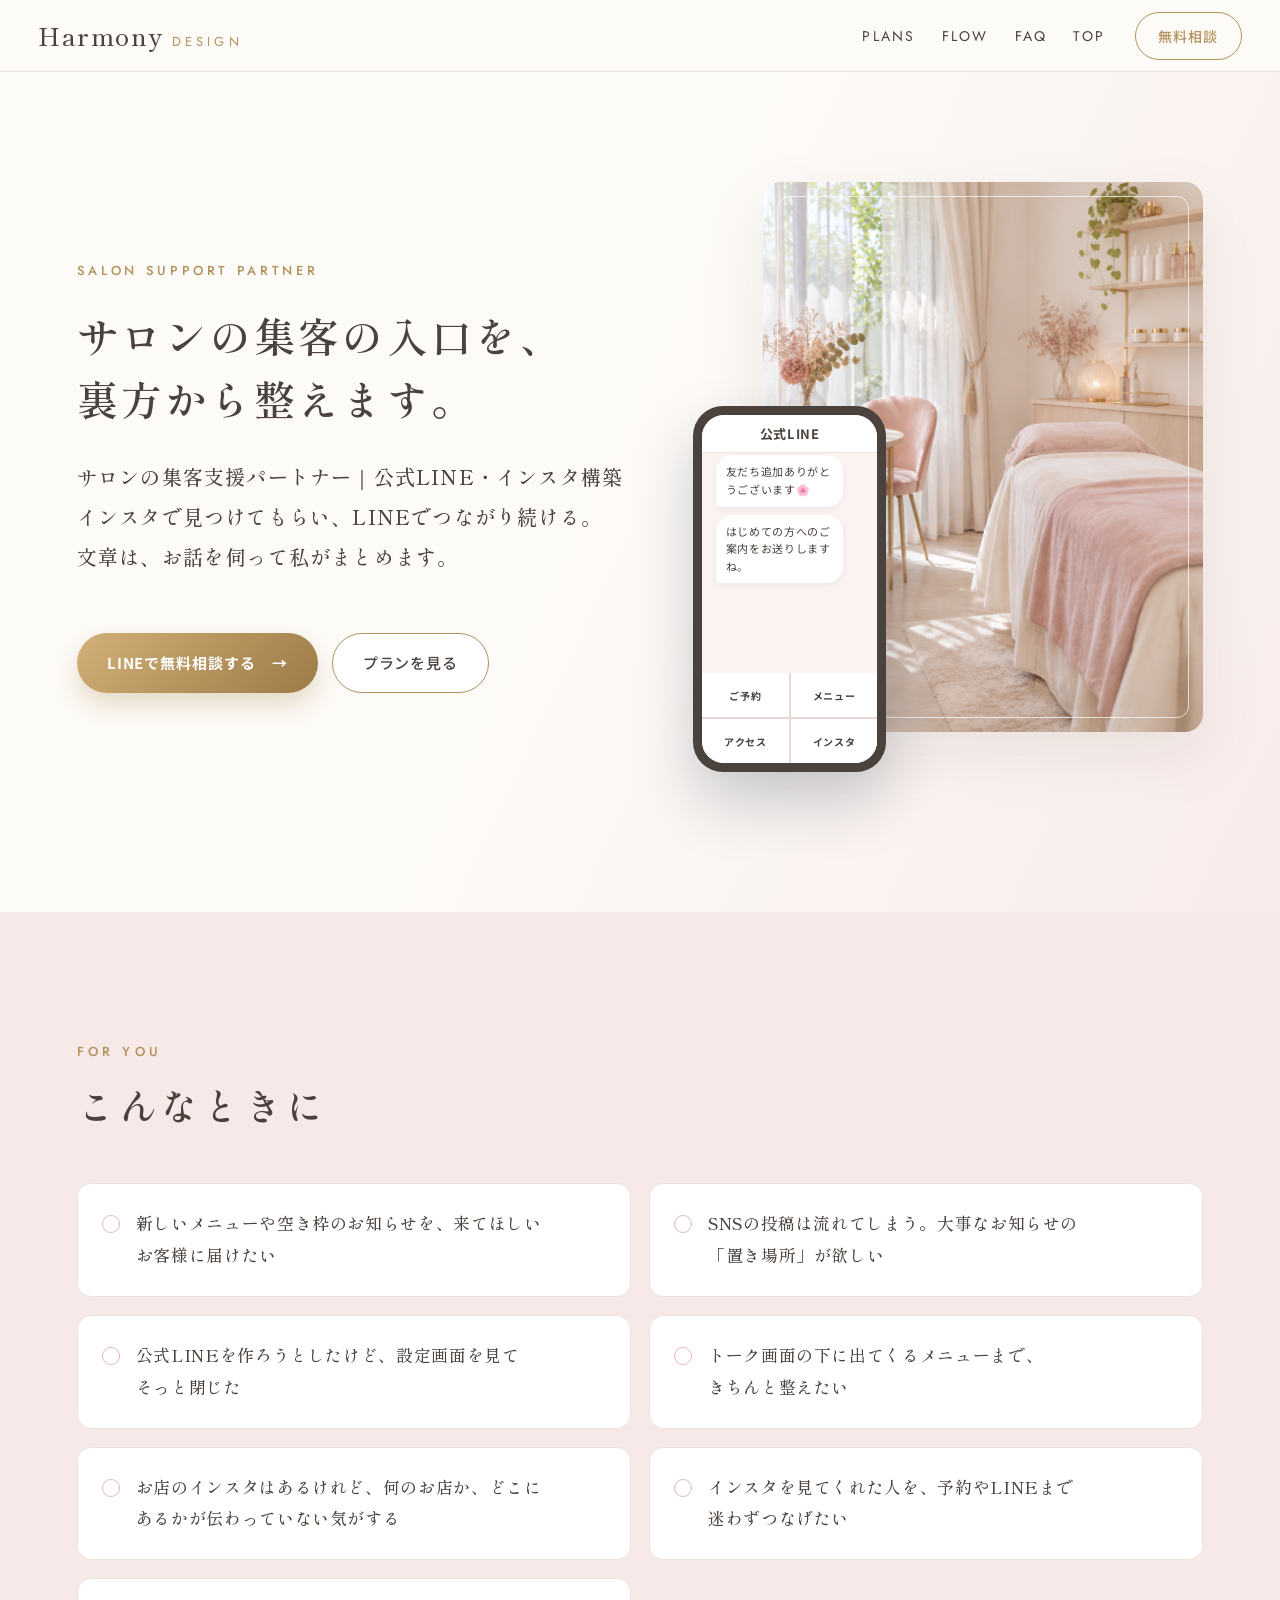
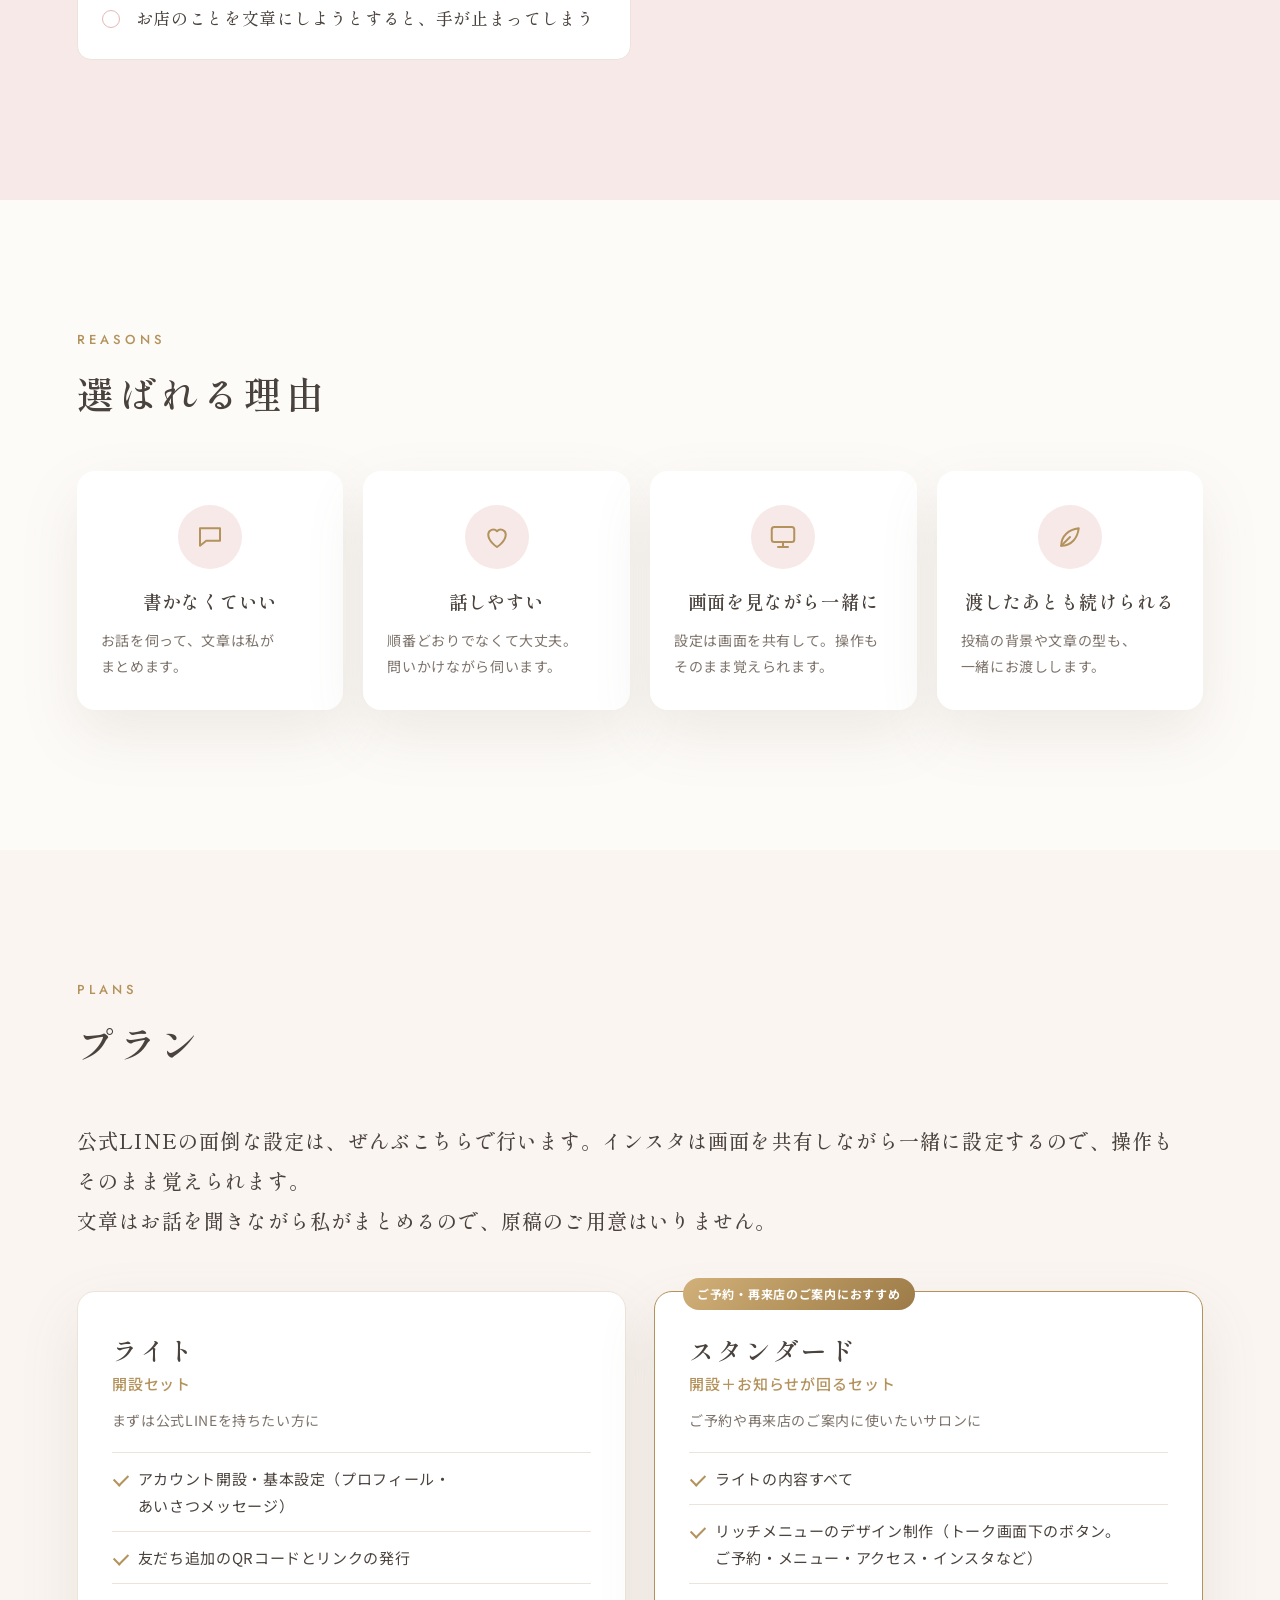
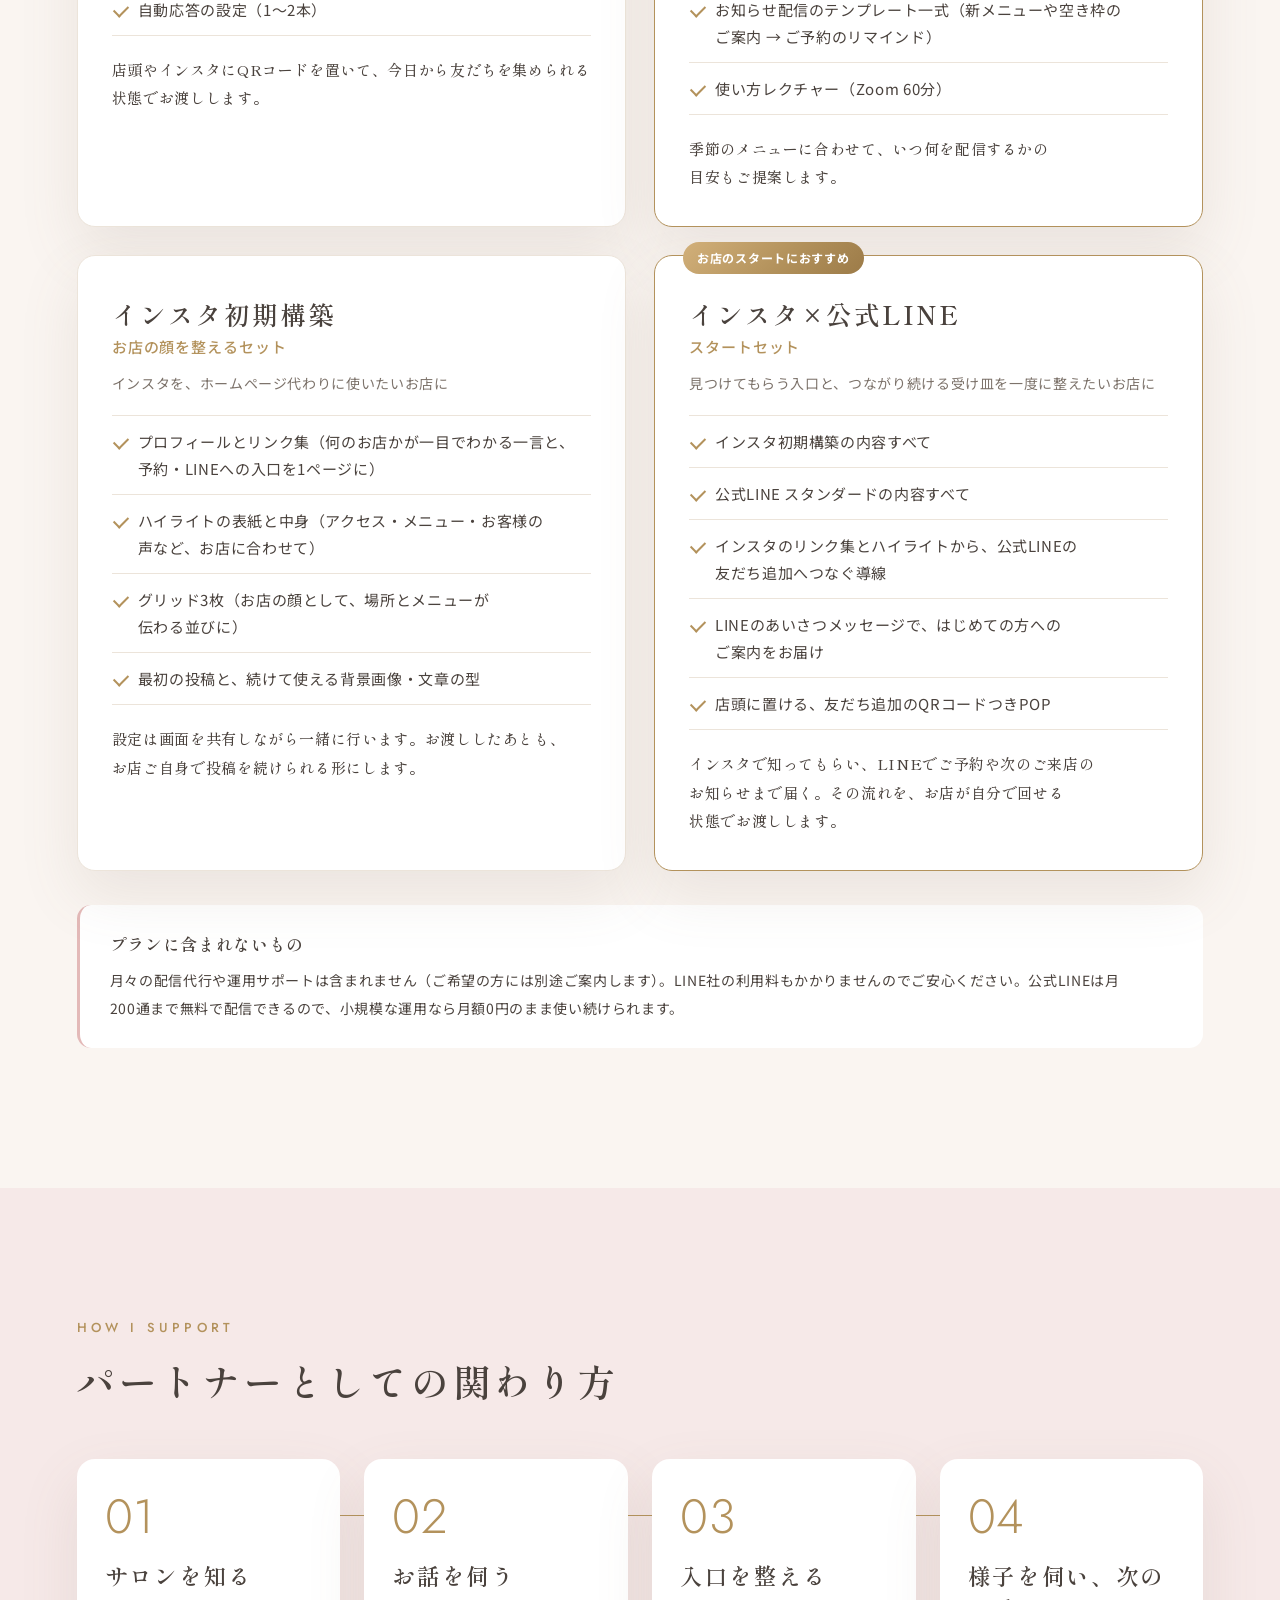
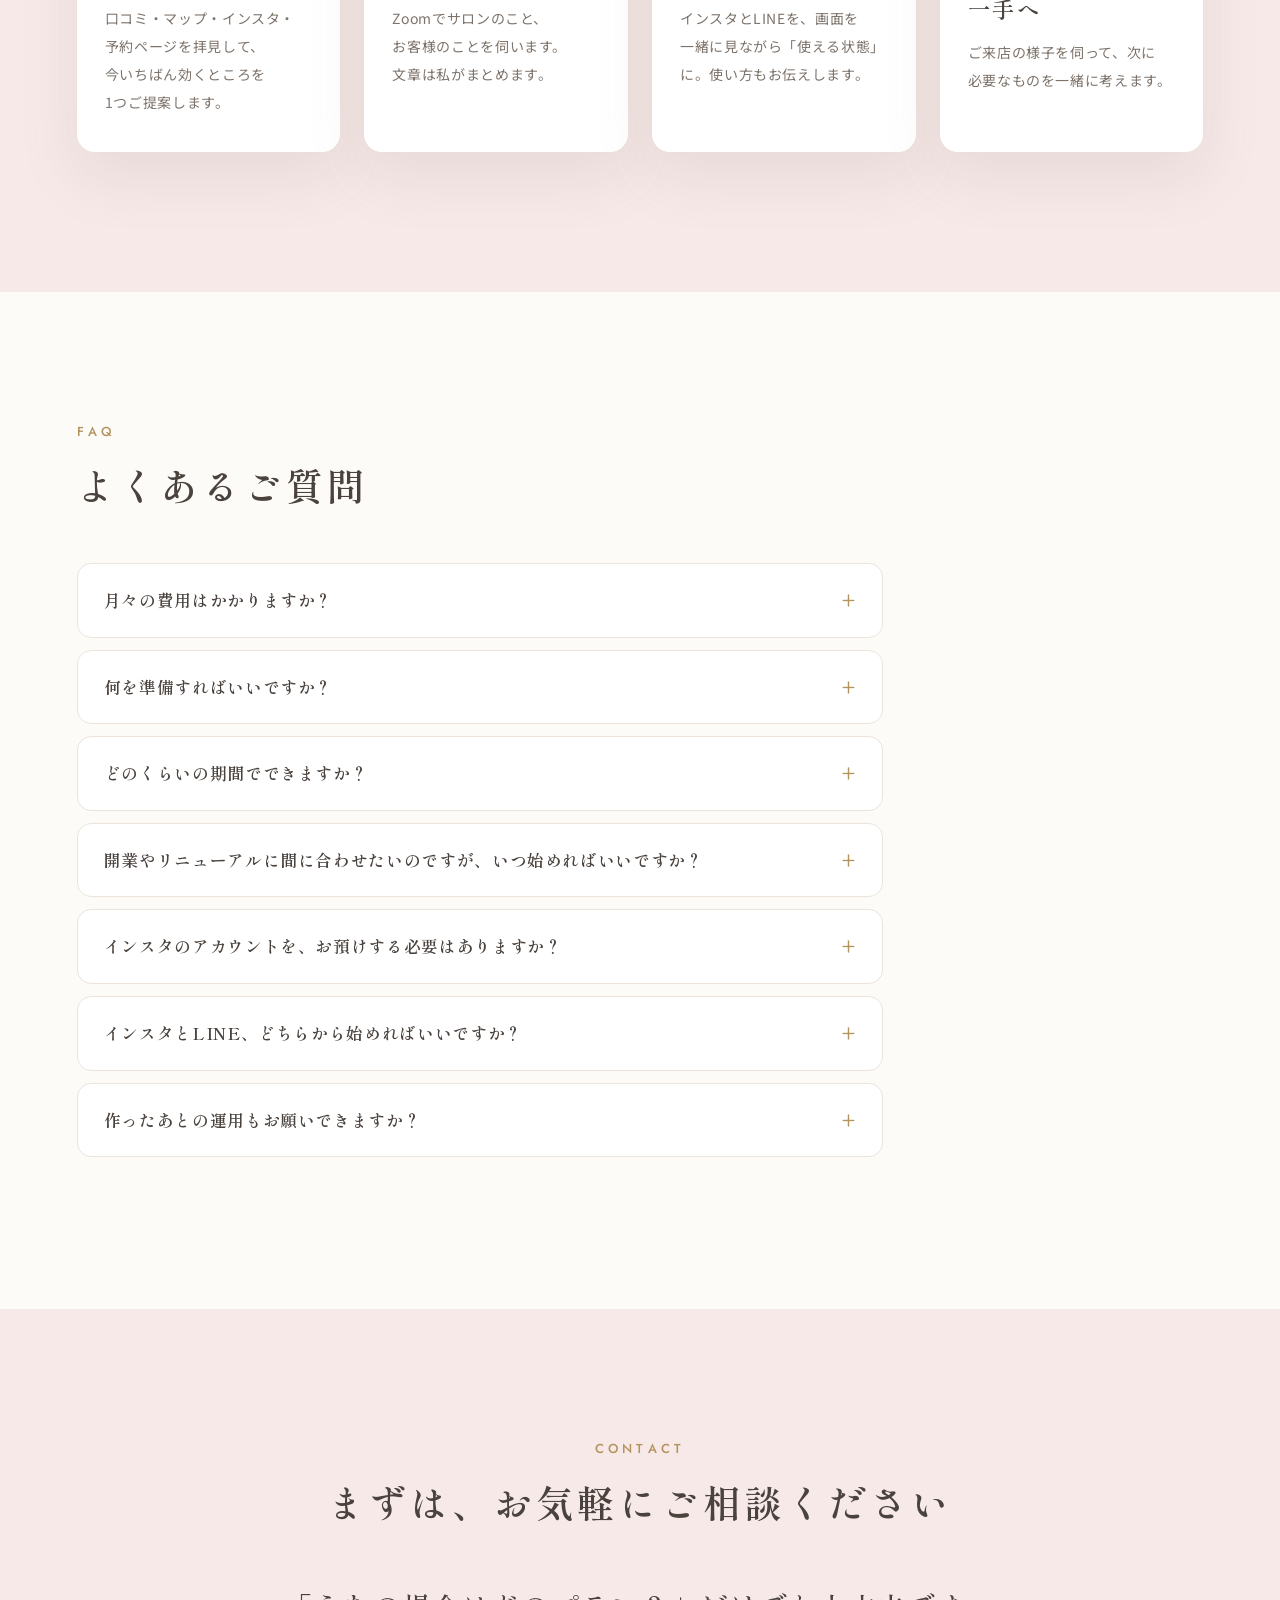
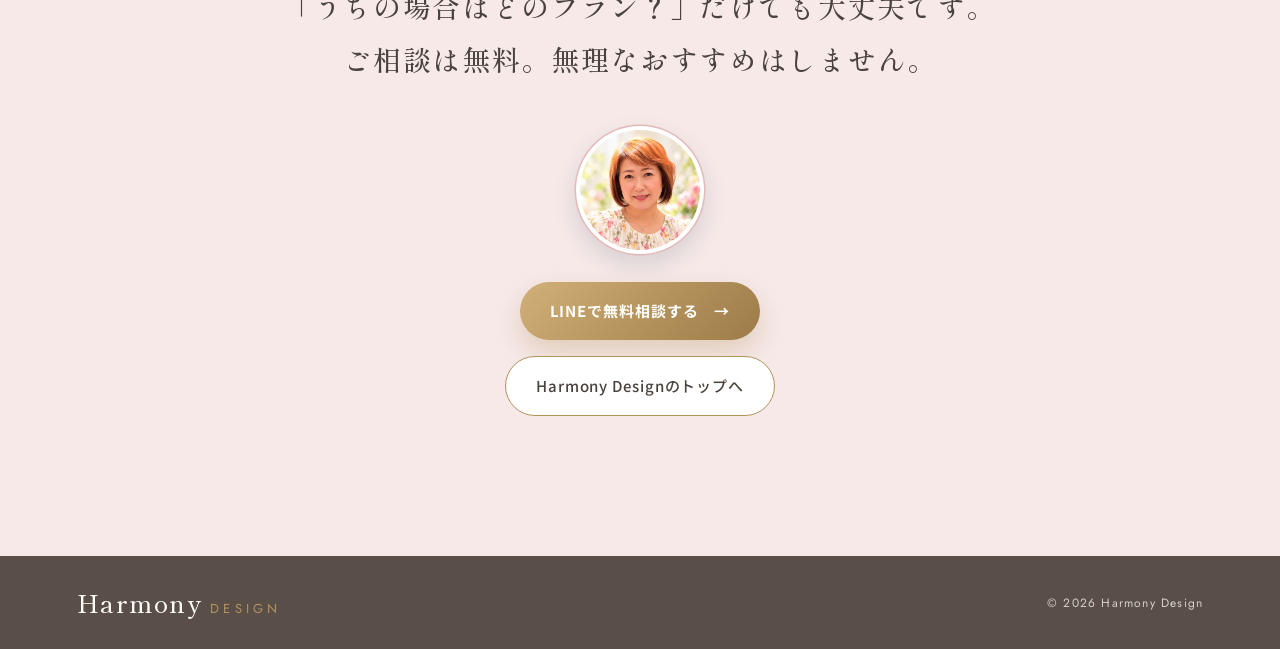
<file: line-setup/index.html>
<!doctype html>
<html lang="ja">
<head>
  <meta charset="utf-8">
  <meta name="viewport" content="width=device-width, initial-scale=1">
  <meta name="theme-color" content="#1f2d44">
  <title>サロンの集客支援パートナー｜公式LINE・インスタ構築｜Harmony Design</title>
  <meta name="description" content="サロンの集客支援パートナー。インスタで見つけてもらい、公式LINEでつながり続ける。サロンの集客の入口を、開設から「使える状態」まで整えます。文章はお話を伺って私がまとめます。">
  <meta property="og:title" content="サロンの集客支援パートナー｜公式LINE・インスタ構築｜Harmony Design">
  <meta property="og:description" content="サロンの集客支援パートナー。インスタで見つけてもらい、公式LINEでつながり続ける。サロンの集客の入口を、開設から「使える状態」まで整えます。文章はお話を伺って私がまとめます。">
  <meta property="og:type" content="website">
  <link rel="preconnect" href="https://fonts.googleapis.com">
  <link rel="preconnect" href="https://fonts.gstatic.com" crossorigin>
  <link rel="stylesheet" href="https://fonts.googleapis.com/css2?family=Jost:wght@300;400;500&family=Shippori+Mincho:wght@500;600&family=Klee+One:wght@400;600&family=Noto+Sans+JP:wght@400;500;700&display=swap">
  <link rel="stylesheet" href="../style.css?v=20261118soft5">
  <script>document.documentElement.classList.add('js')</script>
  <script src="../site.js?v=20261118soft5" defer></script>
</head>
<body class="page-line">
  <a class="skip-link" href="#main">本文へ移動</a>

  <header class="header">
    <a class="logo" href="../" aria-label="Harmony Design トップへ"><span class="logo-main">Harmony</span><span class="logo-sub">Design</span></a>
    <nav class="nav" aria-label="メインナビゲーション">
      <a href="#plans">PLANS</a><a href="#flow">FLOW</a><a href="#faq">FAQ</a><a href="../">TOP</a>
    </nav>
    <a class="header-cta" href="https://lin.ee/rEQQALw" target="_blank" rel="noopener noreferrer">無料相談</a>
  </header>

  <main id="main">
    <section class="block tone-ivory line-hero" aria-labelledby="line-title">
      <div class="inner line-hero-grid">
        <div>
          <p class="hero-eyebrow reveal">Salon Support Partner</p>
          <h1 class="line-title reveal" id="line-title"><span class="nb">サロンの集客の入口を、</span><span class="nb">裏方から整えます。</span></h1>
          <p class="lead reveal">サロンの集客支援パートナー｜公式LINE・インスタ構築<br>インスタで見つけてもらい、LINEでつながり続ける。<br>文章は、お話を伺って私がまとめます。</p>
          <div class="line-hero-buttons reveal">
            <a class="btn btn-navy" href="https://lin.ee/rEQQALw" target="_blank" rel="noopener noreferrer">LINEで無料相談する <span aria-hidden="true">→</span></a>
            <a class="btn btn-outline" href="#plans">プランを見る</a>
          </div>
        </div>
        <div class="line-visual reveal">
          <figure class="line-photo"><img src="../img/line-hero-salon.jpg" alt="やわらかな光が入る、小さなサロンの店内" width="896" height="1120"></figure>
          <div class="phone phone-overlay" aria-hidden="true">
            <div class="phone-screen">
              <div class="phone-bar">公式LINE</div>
              <div class="phone-msg">友だち追加ありがとうございます🌸</div>
              <div class="phone-msg phone-msg-2">はじめての方へのご案内をお送りしますね。</div>
              <div class="phone-menu"><span>ご予約</span><span>メニュー</span><span>アクセス</span><span>インスタ</span></div>
            </div>
          </div>
        </div>
      </div>
    </section>

    <section class="block tone-navy line-for" aria-labelledby="for-title">
      <div class="inner">
        <h2 class="big-title js-title" id="for-title" data-ja="こんなときに">FOR YOU</h2>
        <ul class="for-list">
          <li class="reveal">新しいメニューや空き枠のお知らせを、来てほしいお客様に届けたい</li>
          <li class="reveal">SNSの投稿は流れてしまう。大事なお知らせの「置き場所」が欲しい</li>
          <li class="reveal">公式LINEを作ろうとしたけど、設定画面を見てそっと閉じた</li>
          <li class="reveal">トーク画面の下に出てくるメニューまで、きちんと整えたい</li>
          <li class="reveal">お店のインスタはあるけれど、何のお店か、どこにあるかが伝わっていない気がする</li>
          <li class="reveal">インスタを見てくれた人を、予約やLINEまで迷わずつなげたい</li>
          <li class="reveal">お店のことを文章にしようとすると、手が止まってしまう</li>
        </ul>
      </div>
    </section>

    <section class="block tone-ivory no-writing" aria-labelledby="nowrite-title">
      <div class="inner">
        <h2 class="big-title js-title" id="nowrite-title" data-ja="選ばれる理由">REASONS</h2>
        <ul class="reasons">
          <li class="reason reveal"><span class="reason-icon"><svg viewBox="0 0 24 24" aria-hidden="true"><path d="M4 5h16v10H9l-5 4z"/></svg></span><h3>書かなくていい</h3><p>お話を伺って、文章は私がまとめます。</p></li>
          <li class="reason reveal"><span class="reason-icon"><svg viewBox="0 0 24 24" aria-hidden="true"><path d="M12 20s-7-4.4-7-10a4 4 0 0 1 7-2.6A4 4 0 0 1 19 10c0 5.6-7 10-7 10z"/></svg></span><h3>話しやすい</h3><p>順番どおりでなくて大丈夫。問いかけながら伺います。</p></li>
          <li class="reason reveal"><span class="reason-icon"><svg viewBox="0 0 24 24" aria-hidden="true"><rect x="3" y="4" width="18" height="12" rx="2"/><path d="M8 20h8M12 16v4"/></svg></span><h3>画面を見ながら一緒に</h3><p>設定は画面を共有して。操作もそのまま覚えられます。</p></li>
          <li class="reason reveal"><span class="reason-icon"><svg viewBox="0 0 24 24" aria-hidden="true"><path d="M5 19c0-8 6-13 14-14-1 8-6 14-14 14z"/><path d="M5 19l7-7"/></svg></span><h3>渡したあとも続けられる</h3><p>投稿の背景や文章の型も、一緒にお渡しします。</p></li>
        </ul>
      </div>
    </section>

    <section class="block tone-greige" id="plans" aria-labelledby="plans-title">
      <div class="inner">
        <h2 class="big-title js-title" id="plans-title" data-ja="プラン">PLANS</h2>
        <p class="lead reveal">公式LINEの面倒な設定は、ぜんぶこちらで行います。インスタは画面を共有しながら一緒に設定するので、操作もそのまま覚えられます。<br>文章はお話を聞きながら私がまとめるので、原稿のご用意はいりません。</p>
        <div class="plans">
          <article class="plan reveal">
            <h3>ライト<span>開設セット</span></h3>
            <p class="plan-for">まずは公式LINEを持ちたい方に</p>
            <ul>
              <li>アカウント開設・基本設定（プロフィール・あいさつメッセージ）</li>
              <li>友だち追加のQRコードとリンクの発行</li>
              <li>自動応答の設定（1〜2本）</li>
            </ul>
            <p class="plan-goal">店頭やインスタにQRコードを置いて、今日から友だちを集められる状態でお渡しします。</p>
          </article>
          <article class="plan plan-rec reveal">
            <span class="plan-badge">ご予約・再来店のご案内におすすめ</span>
            <h3>スタンダード<span>開設＋お知らせが回るセット</span></h3>
            <p class="plan-for">ご予約や再来店のご案内に使いたいサロンに</p>
            <ul>
              <li>ライトの内容すべて</li>
              <li>リッチメニューのデザイン制作（トーク画面下のボタン。ご予約・メニュー・アクセス・インスタなど）</li>
              <li>お知らせ配信のテンプレート一式（新メニューや空き枠のご案内 → ご予約のリマインド）</li>
              <li>使い方レクチャー（Zoom 60分）</li>
            </ul>
            <p class="plan-goal">季節のメニューに合わせて、いつ何を配信するかの目安もご提案します。</p>
          </article>
          <article class="plan reveal">
            <h3>インスタ初期構築<span>お店の顔を整えるセット</span></h3>
            <p class="plan-for">インスタを、ホームページ代わりに使いたいお店に</p>
            <ul>
              <li>プロフィールとリンク集（何のお店かが一目でわかる一言と、予約・LINEへの入口を1ページに）</li>
              <li>ハイライトの表紙と中身（アクセス・メニュー・お客様の声など、お店に合わせて）</li>
              <li>グリッド3枚（お店の顔として、場所とメニューが伝わる並びに）</li>
              <li>最初の投稿と、続けて使える背景画像・文章の型</li>
            </ul>
            <p class="plan-goal">設定は画面を共有しながら一緒に行います。お渡ししたあとも、お店ご自身で投稿を続けられる形にします。</p>
          </article>
          <article class="plan plan-rec reveal">
            <span class="plan-badge">お店のスタートにおすすめ</span>
            <h3>インスタ×公式LINE<span>スタートセット</span></h3>
            <p class="plan-for">見つけてもらう入口と、つながり続ける受け皿を一度に整えたいお店に</p>
            <ul>
              <li>インスタ初期構築の内容すべて</li>
              <li>公式LINE スタンダードの内容すべて</li>
              <li>インスタのリンク集とハイライトから、公式LINEの友だち追加へつなぐ導線</li>
              <li>LINEのあいさつメッセージで、はじめての方へのご案内をお届け</li>
              <li>店頭に置ける、友だち追加のQRコードつきPOP</li>
            </ul>
            <p class="plan-goal">インスタで知ってもらい、LINEでご予約や次のご来店のお知らせまで届く。その流れを、お店が自分で回せる状態でお渡しします。</p>
          </article>
        </div>
        <div class="plan-note reveal">
          <h3>プランに含まれないもの</h3>
          <p>月々の配信代行や運用サポートは含まれません（ご希望の方には別途ご案内します）。LINE社の利用料もかかりませんのでご安心ください。公式LINEは月200通まで無料で配信できるので、小規模な運用なら月額0円のまま使い続けられます。</p>
        </div>
      </div>
    </section>

    <section class="block tone-sage" id="flow" aria-labelledby="flow-title">
      <div class="inner">
        <h2 class="big-title js-title" id="flow-title" data-ja="パートナーとしての関わり方">HOW I SUPPORT</h2>
        <ol class="steps">
          <li class="step reveal"><span class="step-num">01</span><h3>サロンを知る</h3><p>口コミ・マップ・インスタ・予約ページを拝見して、今いちばん効くところを1つご提案します。</p></li>
          <li class="step reveal"><span class="step-num">02</span><h3>お話を伺う</h3><p>Zoomでサロンのこと、お客様のことを伺います。文章は私がまとめます。</p></li>
          <li class="step reveal"><span class="step-num">03</span><h3>入口を整える</h3><p>インスタとLINEを、画面を一緒に見ながら「使える状態」に。使い方もお伝えします。</p></li>
          <li class="step reveal"><span class="step-num">04</span><h3>様子を伺い、次の一手へ</h3><p>ご来店の様子を伺って、次に必要なものを一緒に考えます。</p></li>
        </ol>
      </div>
    </section>

    <section class="block tone-ivory faq" id="faq" aria-labelledby="faq-title">
      <div class="inner faq-inner">
        <h2 class="big-title js-title" id="faq-title" data-ja="よくあるご質問">FAQ</h2>
        <div class="faq-list reveal">
          <details><summary>月々の費用はかかりますか？</summary><p>公式LINEは月200通まで無料で配信できます。友だち100人に月2回お知らせを送る、くらいの使い方なら月額0円のままで大丈夫です。配信数が増えてきたら、そのときに有料プランをご案内します。</p></details>
          <details><summary>何を準備すればいいですか？</summary><p>プロフィールに使う写真やロゴがあれば十分です。文章はヒアリングでお聞きしながら私がまとめるので、原稿のご用意はいりません。</p></details>
          <details><summary>どのくらいの期間でできますか？</summary><p>ライトプランで1週間前後、スタンダードプランで2〜3週間が目安です。</p></details>
          <details><summary>開業やリニューアルに間に合わせたいのですが、いつ始めればいいですか？</summary><p>2〜3ヶ月前の開設をおすすめしています。それまでに店頭やインスタのQRコードから友だちを集めておくと、ご案内を届けたいときに「届く相手がいる」状態になっています。日程が決まっていれば、無料相談で逆算してご提案します。</p></details>
          <details><summary>インスタのアカウントを、お預けする必要はありますか？</summary><p>いいえ、ログイン情報をお預かりすることはありません。インスタは画面を共有しながら一緒に設定します。公式LINEは、お店やご本人の名義で開設していただき、私は管理者として招待していただく形で作業します。</p></details>
          <details><summary>インスタとLINE、どちらから始めればいいですか？</summary><p>インスタはあるけれど予約やお知らせの置き場所がない、というお店にはスタートセットをおすすめしています。どちらか一方だけでも大丈夫です。今の状況をお聞きして、無料相談でご提案します。</p></details>
          <details><summary>作ったあとの運用もお願いできますか？</summary><p>はい。配信文の作成や月々の運用サポートは別メニューでご案内しています。まずは無料相談でご希望をお聞かせください。</p></details>
        </div>
      </div>
    </section>

    <section class="block tone-navy contact" id="contact" aria-labelledby="contact-title">
      <div class="inner contact-inner">
        <h2 class="big-title js-title" id="contact-title" data-ja="まずは、お気軽にご相談ください">CONTACT</h2>
        <p class="statement reveal">「うちの場合はどのプラン？」だけでも大丈夫です。<br>ご相談は無料。無理なおすすめはしません。</p>
        <figure class="hero-face contact-face reveal"><img src="../img/contact-chiho-flower-wide.jpg" alt="花柄のブラウスでほほえむ益田千穂" width="420" height="420" loading="lazy"></figure>
        <div class="contact-buttons reveal">
          <a class="btn btn-ivory" href="https://lin.ee/rEQQALw" target="_blank" rel="noopener noreferrer">LINEで無料相談する <span aria-hidden="true">→</span></a>
          <a class="btn btn-outline" href="../">Harmony Designのトップへ</a>
        </div>
      </div>
    </section>
  </main>

  <footer class="footer">
    <a class="logo logo-footer" href="../"><span class="logo-main">Harmony</span><span class="logo-sub">Design</span></a>
    <small>© 2026 Harmony Design</small>
  </footer>
  <div class="mobile-cta"><a href="https://lin.ee/rEQQALw" target="_blank" rel="noopener noreferrer">LINEで無料相談する</a></div>
</body>
</html>
</file>
<file: style.css>
:root{
  /* 2026-11 やわらかトーン: 地=ほぼ白／文字=深いグレージュ／面=淡いピンク／差し色=ゴールド */
  --ivory:#fdfbf8;--paper:#ffffff;--greige:#faf5f1;--sage:#f6e9e8;--sage-deep:#b3925c;--sage-light:#e3b9b8;
  --navy:#4a423d;--navy-2:#5a4f48;--ink:#4a423d;--muted:#7d736b;--line:#ece4da;--gold:#b3925c;
  --blush:#f6e9e8;--pink:#e3b9b8;--gold-grad:linear-gradient(135deg,#d2b07a 0%,#b3925c 55%,#9c7b48 100%);
  --shadow:0 24px 60px rgba(120,104,92,.12);--radius:18px;
  --en:'Jost',system-ui,sans-serif;--serif:'Shippori Mincho','Yu Mincho',serif;--hand:'Klee One','Yu Kyokasho',cursive;--sans:'Noto Sans JP','Hiragino Sans',sans-serif;
  --header:72px;--pad:max(6vw,calc((100vw - 1160px)/2))
}
*{box-sizing:border-box}
html{scroll-behavior:smooth;scroll-padding-top:var(--header)}
body{margin:0;background:var(--ivory);color:var(--ink);font:16px/2 var(--sans);letter-spacing:.04em;-webkit-font-smoothing:antialiased}
p,li,dd,dt,h3,summary,blockquote,figcaption{text-wrap:pretty}
h1,h2,h3,dt,summary,p,li,dd,blockquote,figcaption{word-break:auto-phrase}
.wb-js p,.wb-js li,.wb-js dd,.wb-js dt,.wb-js h3,.wb-js summary,.wb-js blockquote,.wb-js figcaption{word-break:keep-all;overflow-wrap:anywhere}
img{display:block;max-width:100%;height:auto}
a{color:inherit;text-decoration:none}
h1,h2,h3,p,figure,ul,ol,dl,dd,blockquote{margin:0}
ul,ol{padding:0;list-style:none}
a:focus-visible,button:focus-visible,summary:focus-visible{outline:3px solid var(--gold);outline-offset:4px}
.skip-link{position:fixed;top:-80px;left:12px;z-index:200;background:#fff;padding:10px 14px}
.skip-link:focus{top:12px}

/* header */
.header{position:sticky;top:0;z-index:50;height:var(--header);display:flex;align-items:center;gap:30px;padding:0 3vw;background:rgba(253,251,248,.9);backdrop-filter:blur(10px);border-bottom:1px solid var(--line)}
.logo{display:flex;align-items:baseline;gap:8px;color:var(--navy);line-height:1}
.logo-main{font:500 1.55rem/1 var(--serif);letter-spacing:.06em}
.logo-sub{font:400 .8125rem/1 var(--en);letter-spacing:.32em;text-transform:uppercase;color:var(--sage-deep)}
.nav{display:flex;gap:26px;margin-left:auto;font:400 .875rem/1 var(--en);letter-spacing:.16em;color:var(--navy)}
.nav a{padding:10px 0;position:relative}
.nav a:after{content:'';position:absolute;left:0;bottom:3px;width:0;height:1px;background:currentColor;transition:width .3s}
.nav a:hover:after{width:100%}
.header-cta{border:1px solid var(--gold);color:var(--gold);border-radius:999px;padding:9px 22px;font-size:.875rem;font-weight:500;letter-spacing:.08em;transition:background .3s,color .3s}
.header-cta:hover{background:var(--gold);color:#fff}

/* hero: scattered words gather into one line */
.hero{position:relative;background:var(--paper)}
.hero-stage{position:relative;height:calc(100svh - var(--header));min-height:560px;overflow:hidden;display:grid;place-items:center}
.hero-paper{position:absolute;inset:0;background:
  linear-gradient(90deg,transparent calc(8vw - 1px),rgba(227,185,184,.55) calc(8vw - 1px),rgba(227,185,184,.55) 8vw,transparent 8vw),
  repeating-linear-gradient(180deg,transparent 0 47px,rgba(179,146,92,.09) 47px 48px),var(--paper)}
.scatter{position:absolute;inset:0;--p:1}
.js .scatter{--p:0}
.scatter li{position:absolute;left:50%;top:50%;white-space:nowrap;font:600 clamp(1rem,1.65vw,1.35rem)/1.4 var(--hand);color:var(--navy);opacity:calc(1 - var(--p) * 1.6);
  transform:translate(-50%,-50%) translate(calc(var(--x) * 1vw * (1 - var(--p))),calc(var(--y) * 1vh * (1 - var(--p)))) rotate(calc(var(--r) * 1deg * (1 - var(--p)))) scale(calc(1 - var(--p) * .35));
  filter:blur(calc(var(--p) * 4px))}
.scatter li:nth-child(odd){color:var(--sage-deep)}
.bub{position:relative;display:inline-block;padding:.75em 1.5em .8em;isolation:isolate}
.cloud{position:absolute;left:0;top:0;width:100%;height:100%;overflow:visible;z-index:-1;filter:drop-shadow(0 8px 14px rgba(31,45,68,.08))}
.cloud path{fill:#fff;stroke:currentColor;stroke-width:1.5;stroke-linejoin:round}
.bub:before,.bub:after{content:'';position:absolute;background:#fff;border:1.5px solid currentColor;border-radius:50%}
.bub:before{width:14px;height:14px;bottom:-22px;left:26%}
.bub:after{width:8px;height:8px;bottom:-36px;left:calc(26% - 13px)}
.scatter li:nth-child(even) .bub:before{left:auto;right:26%}
.scatter li:nth-child(even) .bub:after{left:auto;right:calc(26% - 13px)}
.js .bub{opacity:0;animation:puff .9s cubic-bezier(.2,.8,.2,1) forwards;animation-delay:calc(.3s + var(--d) * .35s)}
@keyframes puff{0%{opacity:0;translate:0 14px;scale:.82}60%{opacity:1}100%{opacity:1;translate:0 0;scale:1}}
.js .scatter li{animation:float 6s ease-in-out infinite alternate}
.scatter li:nth-child(2){animation-delay:-1.5s}.scatter li:nth-child(3){animation-delay:-3s}.scatter li:nth-child(4){animation-delay:-4.5s}.scatter li:nth-child(5){animation-delay:-2s}.scatter li:nth-child(6){animation-delay:-5s}
@keyframes float{to{margin-top:-10px}}
.hero-copy{position:relative;z-index:2;text-align:center;padding:0 22px;--q:1}
.js .hero-copy{--q:0}
.hero-copy>*{opacity:var(--q);transform:translateY(calc((1 - var(--q)) * 24px))}
.hero-eyebrow{font:500 .875rem/1.6 var(--serif);letter-spacing:.4em;color:var(--sage-deep);margin-bottom:22px}
.hero-face{width:clamp(84px,8vw,108px);aspect-ratio:1;margin:0 auto 18px;border-radius:50%;padding:4px;background:#fff;box-shadow:0 0 0 1.5px var(--sage-light),0 10px 24px rgba(31,45,68,.14)}
.hero-face img{width:100%;height:100%;border-radius:50%;object-fit:cover}
.js .hero-copy .hero-eyebrow{opacity:var(--e,0)}
.hero-copy h1{opacity:1;transform:none}
.js .hero h1 .c{opacity:0;filter:blur(4px);transition:opacity .45s ease,filter .45s ease}
.hero h1 .c.on{opacity:1;filter:none}
.pen{position:absolute;left:0;top:0;z-index:3;width:clamp(78px,8.5vw,118px);height:auto;pointer-events:none;opacity:0;transform-origin:0 50%;transition:opacity .5s ease,transform .12s linear;filter:drop-shadow(4px 8px 6px rgba(31,45,68,.18))}
.pen.is-on{opacity:1}
.pen.is-rest{transition:opacity .5s ease,transform 1.1s cubic-bezier(.2,.8,.2,1)}
.hero h1{font:600 clamp(1.75rem,4.2vw,3.4rem)/1.65 var(--serif);letter-spacing:.08em;color:var(--navy)}
.hero h1>span{display:block}
.nb{display:inline-block}
.hero-sub{font:500 clamp(.95rem,1.5vw,1.15rem)/1.9 var(--serif);letter-spacing:.1em;color:var(--muted);margin-top:22px}
.hero-buttons{display:flex;flex-direction:column;align-items:center;gap:16px;margin-top:36px}
.hero-scroll{position:absolute;bottom:22px;left:50%;transform:translateX(-50%);font:400 .75rem var(--en);letter-spacing:.3em;color:var(--muted);opacity:var(--q,0)}
.hero-scroll:after{content:'';display:block;width:1px;height:34px;margin:8px auto 0;background:var(--muted);animation:drip 2s ease-in-out infinite}
@keyframes drip{0%{transform:scaleY(0);transform-origin:top}50%{transform:scaleY(1);transform-origin:top}51%{transform-origin:bottom}100%{transform:scaleY(0);transform-origin:bottom}}


.hero-person{--edge:max(5vw,calc((100vw - 1240px)/2));--size:clamp(120px,12vw,168px);position:absolute;left:var(--edge);bottom:56px;transition:left 1.3s cubic-bezier(.45,0,.2,1),opacity .9s ease;z-index:3;width:var(--size);aspect-ratio:1;margin:0;border-radius:50%;padding:5px;background:#fff;box-shadow:0 0 0 1.5px var(--sage-light),0 12px 28px rgba(31,45,68,.14);animation:bob 4.8s ease-in-out infinite}
.hero-person img{position:absolute;inset:5px;width:calc(100% - 10px);height:calc(100% - 10px);border-radius:50%;object-fit:cover;transition:opacity .45s ease}
.hero-person .hp-ah{opacity:0}
.hero-person.is-solved .hp-worry{opacity:0;transition-delay:1.05s}
.hero-person.is-solved .hp-ah{opacity:1;transition-delay:1.05s}
.js .hero-person{opacity:0}
.js .hero-person.is-on{opacity:1}

.hero-person:after{content:'';position:absolute;inset:-2px;border-radius:50%;border:2px solid var(--sage-deep);opacity:0;pointer-events:none}
.hero-person.is-solved{left:calc(100% - var(--edge) - var(--size));animation:bob 4.8s ease-in-out infinite,pop .7s cubic-bezier(.3,1.6,.5,1) 1.1s both}
.hero-person.is-solved:after{animation:ring 1.1s ease-out 1.2s both}
@keyframes pop{0%{scale:1}40%{scale:1.16}100%{scale:1}}
@keyframes ring{0%{opacity:.9;scale:1}100%{opacity:0;scale:1.55}}
.hp-spark{position:absolute;left:88%;top:-30%;width:40%;overflow:visible;opacity:0;transform-origin:0 100%}
.hp-spark path{fill:none;stroke:var(--gold);stroke-width:3.2;stroke-linecap:round}
.hp-bubble{position:absolute;right:86%;top:-12%;white-space:nowrap;padding:.3em .9em;background:#fff;border:1.5px solid var(--sage-deep);border-radius:1.4em;font:600 clamp(.85rem,1.2vw,1.05rem)/1.4 var(--hand);color:var(--sage-deep);opacity:0;translate:0 8px;scale:.7;transform-origin:100% 100%}
.hp-bubble:before{content:'';position:absolute;right:-7px;bottom:2px;width:9px;height:9px;background:#fff;border:1.5px solid var(--sage-deep);border-radius:50%}
.hero-person.is-solved .hp-spark{animation:spark .6s ease-out 1.25s both}
.hero-person.is-solved .hp-bubble{animation:bubbleIn .6s cubic-bezier(.3,1.5,.5,1) 1.4s both}
@keyframes spark{0%{opacity:0;scale:.4}100%{opacity:1;scale:1}}
@keyframes bubbleIn{to{opacity:1;translate:0 0;scale:1}}
.contact-face{width:clamp(110px,10vw,140px);margin:0 auto 28px}

/* top hero: 左に言葉・右にサロンの写真（2026-11-18） */
.top-hero{padding:96px 0 120px;background:linear-gradient(115deg,var(--ivory) 45%,#f8ecea 100%);overflow-x:clip}
.top-hero-grid{display:grid;grid-template-columns:1.1fr .9fr;gap:6%;align-items:center}
.top-eyebrow{font:500 .8125rem/1.6 var(--en);letter-spacing:.28em;text-transform:uppercase;color:var(--gold);margin-bottom:18px}
.top-title{font:600 clamp(1.8rem,3.4vw,2.9rem)/1.6 var(--serif);letter-spacing:.08em;color:var(--ink)}
.top-tag{display:inline-block;margin-top:24px;padding:4px 14px;border:1px solid var(--pink);border-radius:999px;font:500 .8125rem/1.8 var(--sans);letter-spacing:.06em;color:var(--ink);background:#fff}
.top-sub{font:500 clamp(.95rem,1.3vw,1.05rem)/2.1 var(--serif);letter-spacing:.06em;color:var(--muted);margin:18px 0 34px}
.top-buttons{display:flex;flex-wrap:wrap;gap:14px}
.top-visual{position:relative;justify-self:end;width:min(440px,100%)}
.top-photo img{width:100%;aspect-ratio:4/5;object-fit:cover;border-radius:var(--radius);box-shadow:var(--shadow)}
.top-photo:after{content:'';position:absolute;inset:14px;border:1px solid rgba(255,255,255,.7);border-radius:12px;pointer-events:none}
.top-person{position:absolute;left:-12%;bottom:-36px;padding-top:44px}
.top-person .face-circle{width:clamp(110px,10vw,140px)}
.top-person .face-bubble{left:58%}

/* buttons */
.btn{display:inline-flex;align-items:center;justify-content:center;gap:16px;min-height:56px;padding:14px 30px;border-radius:999px;font-weight:700;font-size:.9375rem;letter-spacing:.06em;transition:transform .25s,background .25s}
.btn:hover{transform:translateY(-2px)}
.btn-navy{background:var(--gold-grad);color:#fff;box-shadow:0 12px 26px rgba(179,146,92,.32)}
.btn-navy:hover{box-shadow:0 16px 32px rgba(179,146,92,.4)}
.btn-ivory{background:var(--gold-grad);color:#fff;box-shadow:0 12px 26px rgba(179,146,92,.32)}
.btn-outline{border:1px solid var(--gold);background:#fff;color:var(--ink);font-weight:500}
.text-link{font-size:.875rem;color:var(--navy);border-bottom:1px solid currentColor;padding-bottom:2px}

/* blocks */
.block{padding:130px 0 140px;overflow-x:clip}
.inner{padding:0 var(--pad)}
.tone-ivory{background:var(--ivory);color:var(--ink)}
.tone-greige{background:var(--greige);color:var(--ink)}
.tone-sage{background:var(--sage);color:var(--ink)}
.tone-navy{background:var(--blush);color:var(--ink)}
/* 見出し: 英字は小さなゴールドの添え字、主役は明朝の日本語 */
.big-title{white-space:nowrap;font:500 .8125rem/1.6 var(--en);letter-spacing:.32em;text-transform:uppercase;color:var(--gold);margin-bottom:48px}
.big-title:after{content:attr(data-ja);display:block;white-space:normal;text-transform:none;font:600 clamp(1.55rem,3vw,2.35rem)/1.6 var(--serif);letter-spacing:.1em;margin-top:12px;color:var(--ink)}
.lead{font:500 clamp(1.05rem,1.6vw,1.25rem)/2 var(--serif);letter-spacing:.06em;margin-bottom:50px}
.body{font-size:.9375rem;line-height:2.1;max-width:38em}
.statement{font:500 clamp(1.25rem,2.2vw,1.75rem)/1.9 var(--serif);letter-spacing:.06em}

/* motion */
.js-title .ch{display:inline-block;overflow:hidden;vertical-align:bottom}
.js-title .ch>span{display:inline-block;transform:translateY(105%);transition:transform .9s cubic-bezier(.2,.8,.2,1);transition-delay:calc(var(--i) * 55ms)}
.js-title.is-in .ch>span{transform:none}
.js-title.is-split:after{opacity:0;transform:translateY(12px);transition:opacity .8s .45s,transform .8s .45s}
.js-title.is-split.is-in:after{opacity:1;transform:none}
.js .reveal{opacity:0;transform:translateY(36px);transition:opacity 1s ease,transform 1s cubic-bezier(.2,.8,.2,1)}
.js .reveal.is-in{opacity:1;transform:none}

/* problem: notebook lines */
.icon-head{display:flex;align-items:flex-start;gap:clamp(24px,5vw,72px)}
.icon-head .big-title{margin-bottom:40px}
.face-icon{position:relative;flex-shrink:0;margin-top:clamp(4px,1.5vw,18px);padding-top:44px}
.face-circle{width:clamp(96px,9vw,124px);aspect-ratio:1;border-radius:50%;padding:4px;background:#fff;box-shadow:0 0 0 1.5px var(--sage-light),0 10px 24px rgba(31,45,68,.12)}
.face-circle img{width:100%;height:100%;border-radius:50%;object-fit:cover}
.face-bubble{position:absolute;top:0;left:62%;white-space:nowrap;padding:.35em .95em;background:#fff;border:1.5px solid var(--sage-deep);border-radius:1.4em;font:600 .9375rem/1.4 var(--hand);color:var(--sage-deep)}
.face-bubble:before,.face-bubble:after{content:'';position:absolute;background:#fff;border:1.5px solid var(--sage-deep);border-radius:50%}
.face-bubble:before{width:10px;height:10px;left:8px;bottom:-14px}
.face-bubble:after{width:6px;height:6px;left:0;bottom:-24px}
.note-list{max-width:760px;margin-bottom:44px;background:repeating-linear-gradient(180deg,transparent 0 63px,var(--line) 63px 64px);border-top:1px solid var(--line)}
.note-list li{position:relative;min-height:64px;display:flex;align-items:center;padding:8px 0 8px 46px;font:400 clamp(1rem,1.6vw,1.2rem)/1.6 var(--hand);color:var(--navy)}
.note-list li:before{content:'';position:absolute;left:10px;top:50%;width:18px;height:18px;margin-top:-9px;border:1.5px solid var(--sage-deep);border-radius:50%}

/* why */
.why-grid{display:grid;grid-template-columns:1fr 1.3fr;gap:6%;align-items:start}
.why .big-title{margin-bottom:0}
.why-text .statement{margin-bottom:34px}
.why-text .body{opacity:.88}
.why-text .body+.body{margin-top:1.2em}

/* round images: gentle floating */
@keyframes bob{0%,100%{translate:0 0}50%{translate:0 -8px}}
.hero-face,.face-circle{animation:bob 4.8s ease-in-out infinite}
.face-bubble{animation:bob 4.8s ease-in-out infinite;animation-delay:-.6s}
.why .face-circle{animation-delay:-1.6s}
.voice .face-circle{animation-delay:-3.2s}

/* method */

.why-head{display:flex;flex-direction:column;align-items:flex-start;gap:28px}
.face-icon-why{margin-top:0}
.step-img{width:118px;aspect-ratio:1;margin:0 0 18px;border-radius:50%;overflow:hidden;background:var(--paper);box-shadow:0 0 0 1.5px var(--sage-light)}
.step-img img{width:100%;height:100%;object-fit:cover}

.steps{display:grid;grid-template-columns:repeat(4,1fr);gap:24px;counter-reset:s}
.step{position:relative;background:#fff;padding:34px 28px 36px;border-radius:var(--radius);box-shadow:var(--shadow)}
.step-num{display:block;font:300 3rem/1 var(--en);color:var(--sage-deep);margin-bottom:18px}
.step h3{font:600 1.4rem/1.5 var(--serif);letter-spacing:.12em;color:var(--navy);margin-bottom:12px}
.step p{font-size:.875rem;line-height:2;color:var(--muted)}
.step:not(:last-child):after{content:'';position:absolute;top:93px;right:-24px;width:24px;height:1px;background:var(--sage-deep)}
.closing{font:500 clamp(1.05rem,1.6vw,1.25rem)/2 var(--serif);letter-spacing:.06em;margin-top:56px;max-width:36em}

/* voice */
.voices{display:grid;grid-template-columns:1fr 1fr;gap:32px}
.voice-card{position:relative;background:#fff;border:1px solid var(--line);border-radius:var(--radius);box-shadow:var(--shadow);padding:56px 40px 36px}
.voice-card:before{content:'“';position:absolute;top:6px;left:28px;font:400 5rem/1 var(--serif);color:var(--sage-light)}
.voice-card p{font:500 1rem/2.1 var(--serif);letter-spacing:.04em}
.voice-card figcaption{margin-top:24px;font-weight:700;font-size:.9375rem;color:var(--navy)}
.voice-card figcaption span{display:block;font-weight:400;font-size:.8125rem;color:var(--muted)}

/* works */
.works .lead{opacity:.9}
.works-grid{display:grid;grid-template-columns:1fr 1fr;gap:56px 40px}
.work a{display:block}
.work figure{overflow:hidden;aspect-ratio:16/10;background:var(--greige);border-radius:var(--radius);box-shadow:var(--shadow)}
.work img{width:100%;height:100%;object-fit:cover;transition:transform 1s}
.work a:hover img{transform:scale(1.04)}
.work-cat{font-size:.75rem;letter-spacing:.06em;color:var(--gold);margin-top:18px}
.work h3{font:600 1.3rem/1.6 var(--serif);letter-spacing:.06em;margin:6px 0 10px}
.work-text{font-size:.875rem;line-height:2;opacity:.85}
.work-link{display:inline-block;margin-top:12px;font-size:.8125rem;font-weight:700;border-bottom:1px solid currentColor}

/* menu */
.menu-list{border-top:1px solid rgba(31,45,68,.25)}
.menu-item{display:grid;grid-template-columns:1fr 1.6fr;gap:6%;padding:34px 0;border-bottom:1px solid rgba(31,45,68,.25)}
.menu-item dt{font:600 1.35rem/1.6 var(--serif);letter-spacing:.08em;color:var(--navy)}
.menu-main dt{font-size:1.6rem}
.menu-tag{display:block;font:500 .75rem/1.6 var(--sans);letter-spacing:.14em;color:var(--sage-deep);margin-bottom:6px}
.menu-item dd{font-size:.9375rem;line-height:2.1}
.menu-item dd a{display:inline-block;margin-top:8px;font-weight:700;font-size:.875rem;color:var(--navy);border-bottom:1px solid currentColor}

/* profile */
.profile-grid{display:grid;grid-template-columns:.9fr 1.3fr;gap:7%;align-items:start}
.profile-photo{position:sticky;top:calc(var(--header) + 40px)}
.profile-photo{max-width:320px;justify-self:center}
.profile-photo img{width:100%;aspect-ratio:4/5;object-fit:cover;object-position:50% 30%;border-radius:var(--radius);box-shadow:var(--shadow)}
.profile-name{font:600 1.6rem/1.5 var(--serif);letter-spacing:.14em;color:var(--navy);margin-bottom:26px}
.profile-name span{display:block;font:400 .875rem var(--en);letter-spacing:.3em;color:var(--sage-deep);margin-top:4px}
.profile-text p:not(.profile-name){font-size:.9375rem;line-height:2.2}
.profile-text p+p{margin-top:1.2em}

/* faq */
.faq-inner{max-width:960px}
.faq-list details{border:1px solid var(--line);border-radius:14px;background:#fff;margin-bottom:12px}
.faq-list summary{cursor:pointer;list-style:none;display:flex;justify-content:space-between;gap:20px;padding:22px 26px;font:600 1.05rem/1.7 var(--serif);color:var(--navy)}
.faq-list summary::-webkit-details-marker{display:none}
.faq-list summary:after{content:'+';font:300 1.6rem/1 var(--en);color:var(--sage-deep);transition:transform .3s}
.faq-list details[open] summary:after{transform:rotate(45deg)}
.faq-list details p{padding:0 26px 24px;font-size:.9375rem;line-height:2.1}

/* contact */
.contact-inner{text-align:center;display:flex;flex-direction:column;align-items:center}
.contact .statement{margin-bottom:40px}
.contact-buttons{display:flex;flex-direction:column;gap:16px;align-items:center}


/* ===== line-setup page ===== */
.line-hero{padding-top:110px;background:linear-gradient(115deg,var(--ivory) 45%,#f8ecea 100%)}
.line-hero-grid{display:grid;grid-template-columns:1.05fr .95fr;gap:7%;align-items:center}
.line-hero .hero-eyebrow{font:500 .8125rem/1.6 var(--en);letter-spacing:.28em;text-transform:uppercase;color:var(--gold)}
.line-hero-buttons{display:flex;flex-wrap:wrap;gap:14px;margin-top:6px}
.line-visual{position:relative;justify-self:end;width:min(440px,100%);margin-bottom:40px}
.line-photo img{width:100%;aspect-ratio:4/5;object-fit:cover;border-radius:var(--radius);box-shadow:var(--shadow)}
.line-photo:after{content:'';position:absolute;inset:14px;border:1px solid rgba(255,255,255,.7);border-radius:12px;pointer-events:none}
.phone.phone-overlay{position:absolute;left:-16%;bottom:-40px;width:min(196px,44%);padding:9px;border-radius:30px}
.phone-overlay .phone-screen{border-radius:22px;padding-top:40px;gap:8px;background:#fbf3f2}
.phone-overlay .phone-msg{font-size:.6875rem;padding:8px 10px}
.phone-overlay .phone-menu span{height:44px;font-size:.625rem}
.line-title{font:600 clamp(1.8rem,3.2vw,2.7rem)/1.55 var(--serif);letter-spacing:.08em;color:var(--navy);margin:6px 0 26px}
.line-hero .btn{margin-top:6px}
.phone{justify-self:center;width:min(260px,70vw);aspect-ratio:9/17;border-radius:36px;background:var(--navy);padding:12px;box-shadow:0 30px 60px rgba(31,45,68,.22);animation:bob 4.8s ease-in-out infinite}
.phone-screen{position:relative;height:100%;border-radius:26px;background:#eef2ea;overflow:hidden;display:flex;flex-direction:column;gap:12px;padding:46px 14px 0}
.phone-bar{position:absolute;top:0;left:0;right:0;padding:12px;background:#fff;font:700 .8125rem/1 var(--sans);color:var(--navy);text-align:center;border-bottom:1px solid var(--line)}
.phone-msg{align-self:flex-start;max-width:86%;background:#fff;border-radius:16px 16px 16px 4px;padding:10px 12px;font-size:.75rem;line-height:1.6;color:var(--ink);box-shadow:0 2px 6px rgba(31,45,68,.06)}
.phone-menu{margin-top:auto;display:grid;grid-template-columns:1fr 1fr;gap:2px;background:#ead6d4;margin-left:-14px;margin-right:-14px}
.phone-menu span{display:grid;place-items:center;height:56px;background:#fff;font:700 .6875rem/1.3 var(--sans);color:var(--navy)}
.for-list{display:grid;grid-template-columns:1fr 1fr;gap:18px}
.for-list li{position:relative;background:#fff;border:1px solid var(--line);padding:24px 26px 24px 58px;font:500 1.05rem/1.9 var(--serif);border-radius:14px}
.for-list li:before{content:'';position:absolute;left:24px;top:31px;width:16px;height:16px;border:1.5px solid var(--pink);border-radius:50%}
.plans{display:grid;grid-template-columns:1fr 1fr;gap:28px;align-items:stretch}
.plan{position:relative;background:#fff;padding:40px 34px 34px;border:1px solid var(--line);border-radius:var(--radius);box-shadow:var(--shadow)}
.plan-rec{border:1.5px solid var(--gold)}
.plan-badge{position:absolute;top:-14px;left:28px;background:var(--gold-grad);color:#fff;font-size:.75rem;font-weight:700;letter-spacing:.06em;padding:4px 14px;border-radius:999px}
.plan h3{font:600 1.6rem/1.4 var(--serif);color:var(--navy);letter-spacing:.08em}
.plan h3 span{display:block;font:500 .9375rem/1.6 var(--sans);color:var(--sage-deep);letter-spacing:.06em;margin-top:4px}
.plan-for{font-size:.875rem;color:var(--muted);margin:10px 0 18px}
.plan ul{border-top:1px solid var(--line)}
.plan li{position:relative;padding:12px 0 12px 26px;border-bottom:1px solid var(--line);font-size:.9375rem;line-height:1.8}
.plan li:before{content:'';position:absolute;left:2px;top:21px;width:12px;height:7px;border-left:2px solid var(--sage-deep);border-bottom:2px solid var(--sage-deep);transform:rotate(-45deg)}
.plan-goal{margin-top:20px;font:500 .9375rem/1.9 var(--serif);color:var(--navy)}
.plan-note{margin-top:34px;padding:26px 30px;background:#fff;border-radius:14px;border-left:3px solid var(--pink)}
.plan-note h3{font:600 1.05rem/1.6 var(--serif);color:var(--navy);margin-bottom:8px}
.plan-note p{font-size:.875rem;line-height:2}
.page-line .steps .step:after{top:56px}
.reasons{display:grid;grid-template-columns:repeat(4,1fr);gap:20px}
.reason{background:#fff;border-radius:var(--radius);box-shadow:var(--shadow);padding:34px 24px 30px;text-align:center}
.reason-icon{display:grid;place-items:center;width:64px;height:64px;margin:0 auto 18px;border-radius:50%;background:var(--blush)}
.reason-icon svg{width:30px;height:30px;fill:none;stroke:var(--gold);stroke-width:1.6;stroke-linecap:round;stroke-linejoin:round}
.reason h3{font:600 1.15rem/1.6 var(--serif);letter-spacing:.06em;color:var(--ink);margin-bottom:10px}
.reason p{font-size:.875rem;line-height:1.9;color:var(--muted);text-align:left}

/* footer */
.footer{display:flex;align-items:center;justify-content:space-between;gap:20px;padding:34px var(--pad);background:var(--navy-2);color:var(--ivory)}
.logo-footer{color:var(--ivory)}
.logo-footer .logo-sub{color:var(--gold)}
.footer small{font:400 .75rem var(--en);letter-spacing:.1em;opacity:.75}
.mobile-cta{display:none}

@media (max-width:1000px){
  .nav{display:none}
  .header-cta{margin-left:auto}
  .steps{grid-template-columns:1fr 1fr}
  .line-hero-grid{grid-template-columns:1fr;gap:56px}
  .top-hero-grid{grid-template-columns:1fr;gap:56px}
  .top-visual{justify-self:center;width:min(380px,82%)}
  .reasons{grid-template-columns:1fr 1fr}
  .line-visual{justify-self:center;width:min(380px,82%)}
  .phone.phone-overlay{left:-12%}
  .step:after{display:none}
  .why-grid,.profile-grid{grid-template-columns:1fr;gap:40px}
  .profile-photo{position:static;max-width:260px;justify-self:start}
}
@media (max-width:760px){
  :root{--header:60px;--pad:22px}
  body{padding-bottom:62px}
  .logo-main{font-size:1.3rem}
  .logo-sub{font-size:.6875rem}
  .header-cta{padding:8px 16px;font-size:.8125rem}
  .hero-stage{height:calc(100svh - var(--header) - 62px);min-height:480px}
  .hero-paper{background:repeating-linear-gradient(180deg,transparent 0 39px,rgba(179,146,92,.09) 39px 40px),var(--paper)}
  .bub{padding:.6em 1.15em .65em}
  .scatter li{font-size:.875rem;transform:translate(-50%,-50%) translate(calc(var(--mx) * 1vw * (1 - var(--p))),calc(var(--my) * 1vh * (1 - var(--p)))) rotate(calc(var(--r) * .6deg * (1 - var(--p)))) scale(calc(1 - var(--p) * .35))}
  .hero h1{font-size:clamp(1.35rem,6.2vw,1.9rem);letter-spacing:.04em}
  .pen{width:58px}
  .hero-person{--size:84px;--edge:16px;bottom:22px;padding:3px}
  .hero-person img{inset:3px;width:calc(100% - 6px);height:calc(100% - 6px)}
  .hp-bubble{font-size:.75rem;right:92%;top:-18%}
  .hp-spark{left:84%;top:-30%;width:30%}
  .hero-eyebrow{margin-bottom:14px}
  .hero-sub{font-size:.875rem;letter-spacing:.04em}
  .hero-buttons .btn{width:100%}
  .block{padding:84px 0 92px}
  .big-title{margin-bottom:30px}
  .lead{margin-bottom:36px}
  .lead br,.statement br{display:none}
  .face-icon{padding-top:36px}
  .face-circle{width:72px}
  .face-bubble{left:auto;right:58%;font-size:.8125rem}
  .face-bubble:before{left:auto;right:8px}
  .face-bubble:after{left:auto;right:0}
  .icon-head{flex-direction:column;gap:0}
  .face-icon{order:-1;align-self:flex-end;margin:-36px 4px 4px 0}
  .icon-head .big-title{margin-bottom:30px}
  .note-list li{padding-left:40px;font-size:.9rem;letter-spacing:.02em}
  .big-title:after{font-size:clamp(1.3rem,6vw,1.6rem);letter-spacing:.06em}
  .work h3{font-size:1.15rem;letter-spacing:.02em}
  .menu-item dt,.step h3{letter-spacing:.06em}
  .faq-list summary{font-size:1rem}
  .steps,.voices,.works-grid,.for-list,.plans{grid-template-columns:1fr}
  .reasons{grid-template-columns:1fr 1fr;gap:14px}
  .reason{padding:24px 14px 20px}
  .reason h3{font-size:1rem;letter-spacing:.02em}
  .line-hero{padding-top:70px}
  .top-hero{padding:60px 0 90px}
  .top-sub br{display:none}
  .top-visual{width:80%;margin:0 0 20px auto}
  .top-person{left:-16%;bottom:-30px}
  .top-person .face-circle{width:88px}
  .top-person .face-bubble{left:60%;right:auto}
  .top-tag{font-size:.75rem;letter-spacing:.02em}
  .top-buttons .btn{width:100%}
  .line-visual{width:76%;margin:0 0 30px auto}
  .phone.phone-overlay{left:-20%;bottom:-30px;width:158px;aspect-ratio:9/15}
  .phone-overlay .phone-msg{font-size:.625rem;max-width:100%}
  .phone-overlay .phone-msg-2{display:none}
  .phone-overlay .phone-menu span{height:34px}
  .line-hero-buttons .btn{width:100%}
  .for-list li{font-size:.9375rem;padding:20px 20px 20px 50px}
  .for-list li:before{left:20px;top:27px}
  .plan{padding:36px 22px 26px}
  .plans{gap:34px}
  .step{padding:28px 22px}
  .voice-card{padding:50px 24px 28px}
  .menu-item{grid-template-columns:1fr;gap:10px;padding:26px 0}
  .faq-list summary{padding:18px}
  .faq-list details p{padding:0 18px 20px}
  .btn{width:100%}
  .footer{flex-direction:column;align-items:flex-start}
  .mobile-cta{display:block;position:fixed;left:0;right:0;bottom:0;z-index:60;padding-bottom:env(safe-area-inset-bottom);background:var(--gold-grad);box-shadow:0 -4px 20px rgba(120,104,92,.18)}
  .mobile-cta a{display:flex;align-items:center;justify-content:center;min-height:62px;color:#fff;font-weight:700;font-size:.9375rem;letter-spacing:.06em}
}
@media (prefers-reduced-motion:reduce){
  html{scroll-behavior:auto}
  *,*:before,*:after{transition-duration:.01ms!important;animation:none!important}
  .js .scatter{--p:1}
  .js .hero-copy{--q:1;--e:1}
  .js .hero h1 .c{opacity:1;filter:none}
  .js .bub{opacity:1}
  .js .hero-person{opacity:1}
  .hp-spark,.hp-bubble{opacity:1;translate:none;scale:1}
  .js .reveal,.js-title .ch>span{opacity:1!important;transform:none!important}
}
</file>
